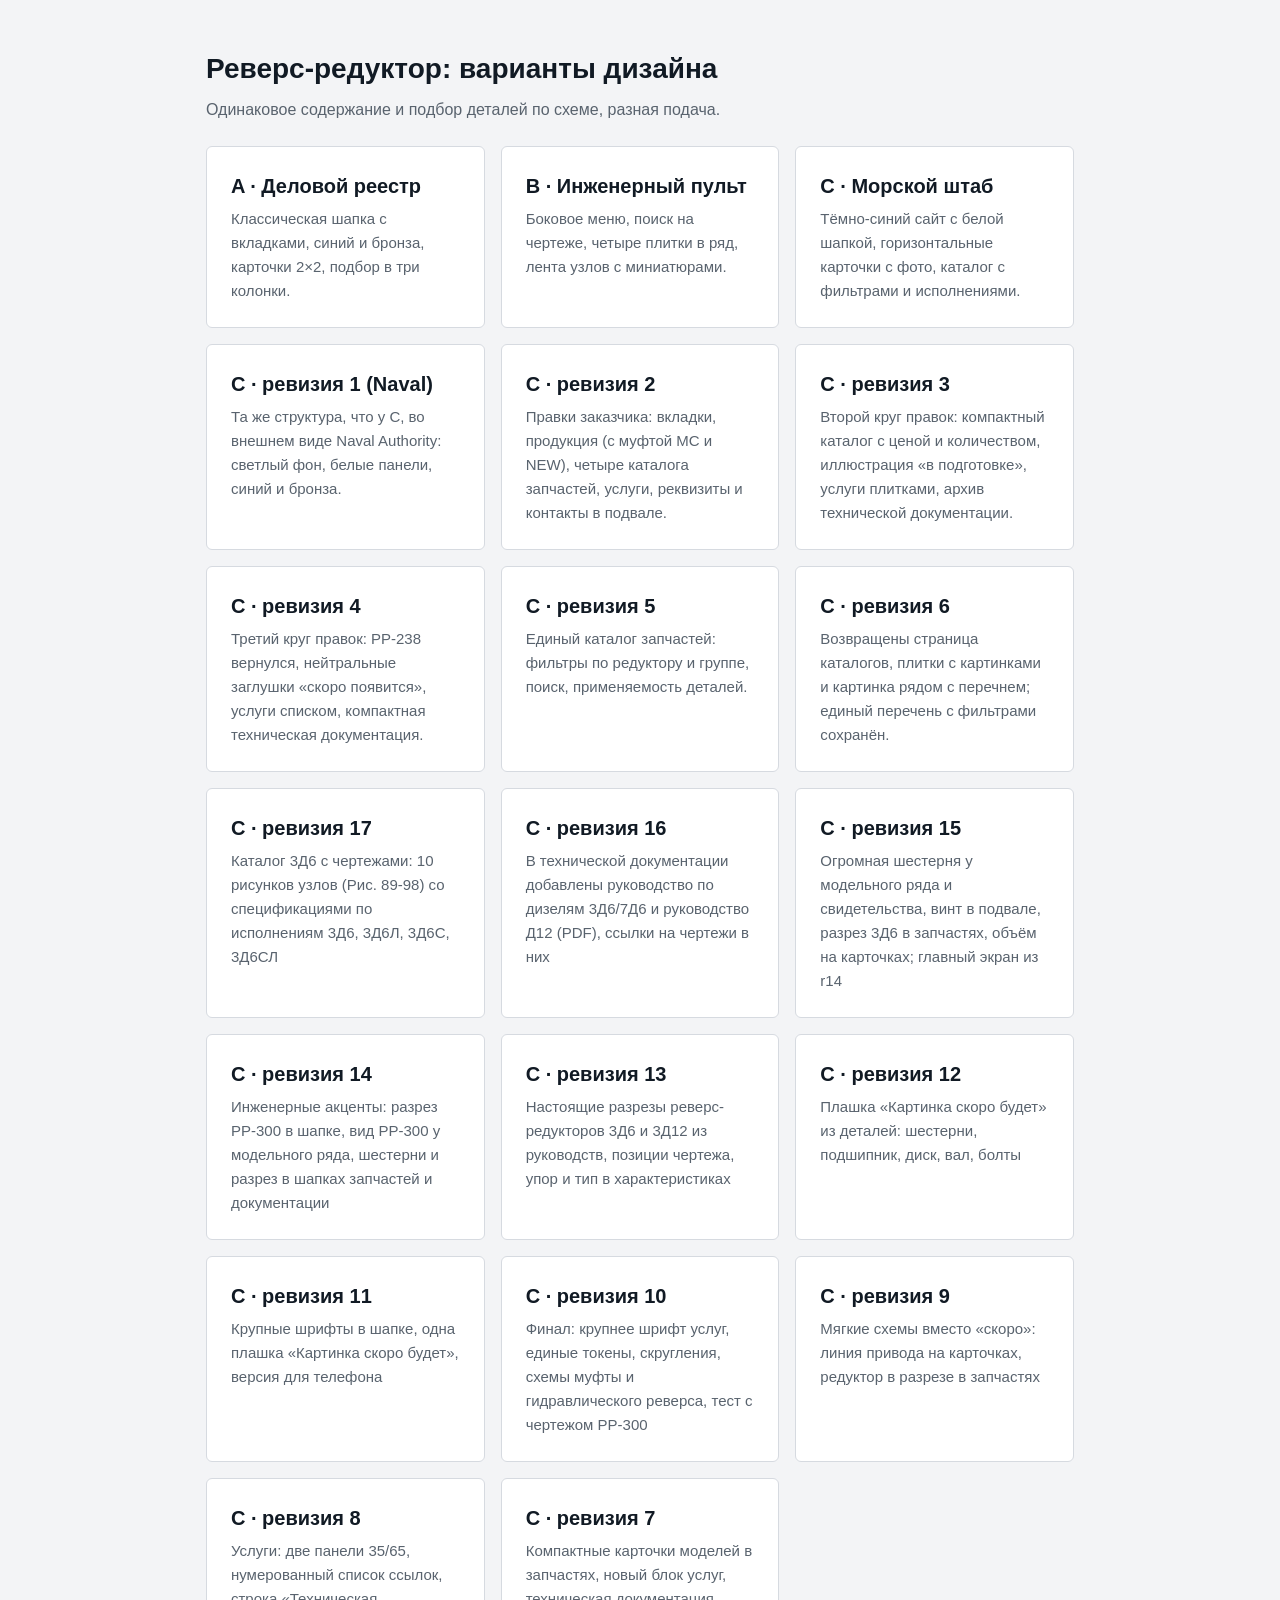
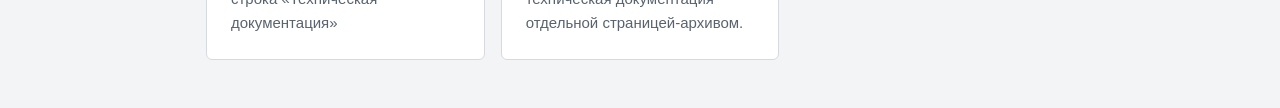
<file: index.html>
<!doctype html>
<html lang="ru">
<head>
<meta charset="utf-8">
<meta name="viewport" content="width=device-width, initial-scale=1">
<meta name="robots" content="noindex, nofollow">
<meta name="color-scheme" content="light dark">
<title>Реверс-редуктор · два варианта демо</title>
<style>
:root { --bg: #f3f4f6; --card: #fff; --text: #111a24; --muted: #59636e; --line: #d6dae0; }
@media (prefers-color-scheme: dark) { :root { --bg: #0e141b; --card: #16202a; --text: #e5e9ee; --muted: #9aa6b2; --line: #2a3744; } }
* { box-sizing: border-box; }
body { margin: 0; background: var(--bg); color: var(--text); font: 16px/1.5 -apple-system, "Segoe UI", Roboto, Arial, sans-serif; }
main { max-width: 900px; margin: 0 auto; padding: 48px 16px; }
h1 { font-size: 28px; margin: 0 0 8px; }
p { color: var(--muted); margin: 0 0 24px; }
.grid { display: grid; grid-template-columns: repeat(auto-fit, minmax(260px, 1fr)); gap: 16px; }
a { display: block; padding: 24px; background: var(--card); border: 1px solid var(--line); border-radius: 6px; color: inherit; text-decoration: none; }
a:hover { border-color: #1c4fd6; }
a b { display: block; font-size: 20px; margin-bottom: 6px; }
a span { color: var(--muted); font-size: 15px; }
</style>
</head>
<body>
<main>
  <h1>Реверс-редуктор: варианты дизайна</h1>
  <p>Одинаковое содержание и подбор деталей по схеме, разная подача.</p>
  <div class="grid">
    <a href="a/"><b>A · Деловой реестр</b><span>Классическая шапка с вкладками, синий и бронза, карточки 2×2, подбор в три колонки.</span></a>
    <a href="b/"><b>B · Инженерный пульт</b><span>Боковое меню, поиск на чертеже, четыре плитки в ряд, лента узлов с миниатюрами.</span></a>
    <a href="c/"><b>C · Морской штаб</b><span>Тёмно-синий сайт с белой шапкой, горизонтальные карточки с фото, каталог с фильтрами и исполнениями.</span></a>
    <a href="c-r1/"><b>C · ревизия 1 (Naval)</b><span>Та же структура, что у C, во внешнем виде Naval Authority: светлый фон, белые панели, синий и бронза.</span></a>
    <a href="c-r2/"><b>C · ревизия 2</b><span>Правки заказчика: вкладки, продукция (с муфтой МС и NEW), четыре каталога запчастей, услуги, реквизиты и контакты в подвале.</span></a>
    <a href="c-r3/"><b>C · ревизия 3</b><span>Второй круг правок: компактный каталог с ценой и количеством, иллюстрация «в подготовке», услуги плитками, архив технической документации.</span></a>
    <a href="c-r4/"><b>C · ревизия 4</b><span>Третий круг правок: РР-238 вернулся, нейтральные заглушки «скоро появится», услуги списком, компактная техническая документация.</span></a>
    <a href="c-r5/"><b>C · ревизия 5</b><span>Единый каталог запчастей: фильтры по редуктору и группе, поиск, применяемость деталей.</span></a>
    <a href="c-r6/"><b>C · ревизия 6</b><span>Возвращены страница каталогов, плитки с картинками и картинка рядом с перечнем; единый перечень с фильтрами сохранён.</span></a>
    <a href="c-r17/"><b>C · ревизия 17</b><span>Каталог 3Д6 с чертежами: 10 рисунков узлов (Рис. 89-98) со спецификациями по исполнениям 3Д6, 3Д6Л, 3Д6С, 3Д6СЛ</span></a>
    <a href="c-r16/"><b>C · ревизия 16</b><span>В технической документации добавлены руководство по дизелям 3Д6/7Д6 и руководство Д12 (PDF), ссылки на чертежи в них</span></a>
    <a href="c-r15/"><b>C · ревизия 15</b><span>Огромная шестерня у модельного ряда и свидетельства, винт в подвале, разрез 3Д6 в запчастях, объём на карточках; главный экран из r14</span></a>
    <a href="c-r14/"><b>C · ревизия 14</b><span>Инженерные акценты: разрез РР-300 в шапке, вид РР-300 у модельного ряда, шестерни и разрез в шапках запчастей и документации</span></a>
    <a href="c-r13/"><b>C · ревизия 13</b><span>Настоящие разрезы реверс-редукторов 3Д6 и 3Д12 из руководств, позиции чертежа, упор и тип в характеристиках</span></a>
    <a href="c-r12/"><b>C · ревизия 12</b><span>Плашка «Картинка скоро будет» из деталей: шестерни, подшипник, диск, вал, болты</span></a>
    <a href="c-r11/"><b>C · ревизия 11</b><span>Крупные шрифты в шапке, одна плашка «Картинка скоро будет», версия для телефона</span></a>
    <a href="c-r10/"><b>C · ревизия 10</b><span>Финал: крупнее шрифт услуг, единые токены, скругления, схемы муфты и гидравлического реверса, тест с чертежом РР-300</span></a>
    <a href="c-r9/"><b>C · ревизия 9</b><span>Мягкие схемы вместо «скоро»: линия привода на карточках, редуктор в разрезе в запчастях</span></a>
    <a href="c-r8/"><b>C · ревизия 8</b><span>Услуги: две панели 35/65, нумерованный список ссылок, строка «Техническая документация»</span></a>
    <a href="c-r7/"><b>C · ревизия 7</b><span>Компактные карточки моделей в запчастях, новый блок услуг, техническая документация отдельной страницей-архивом.</span></a>
  </div>
</main>
</body>
</html>
</file>
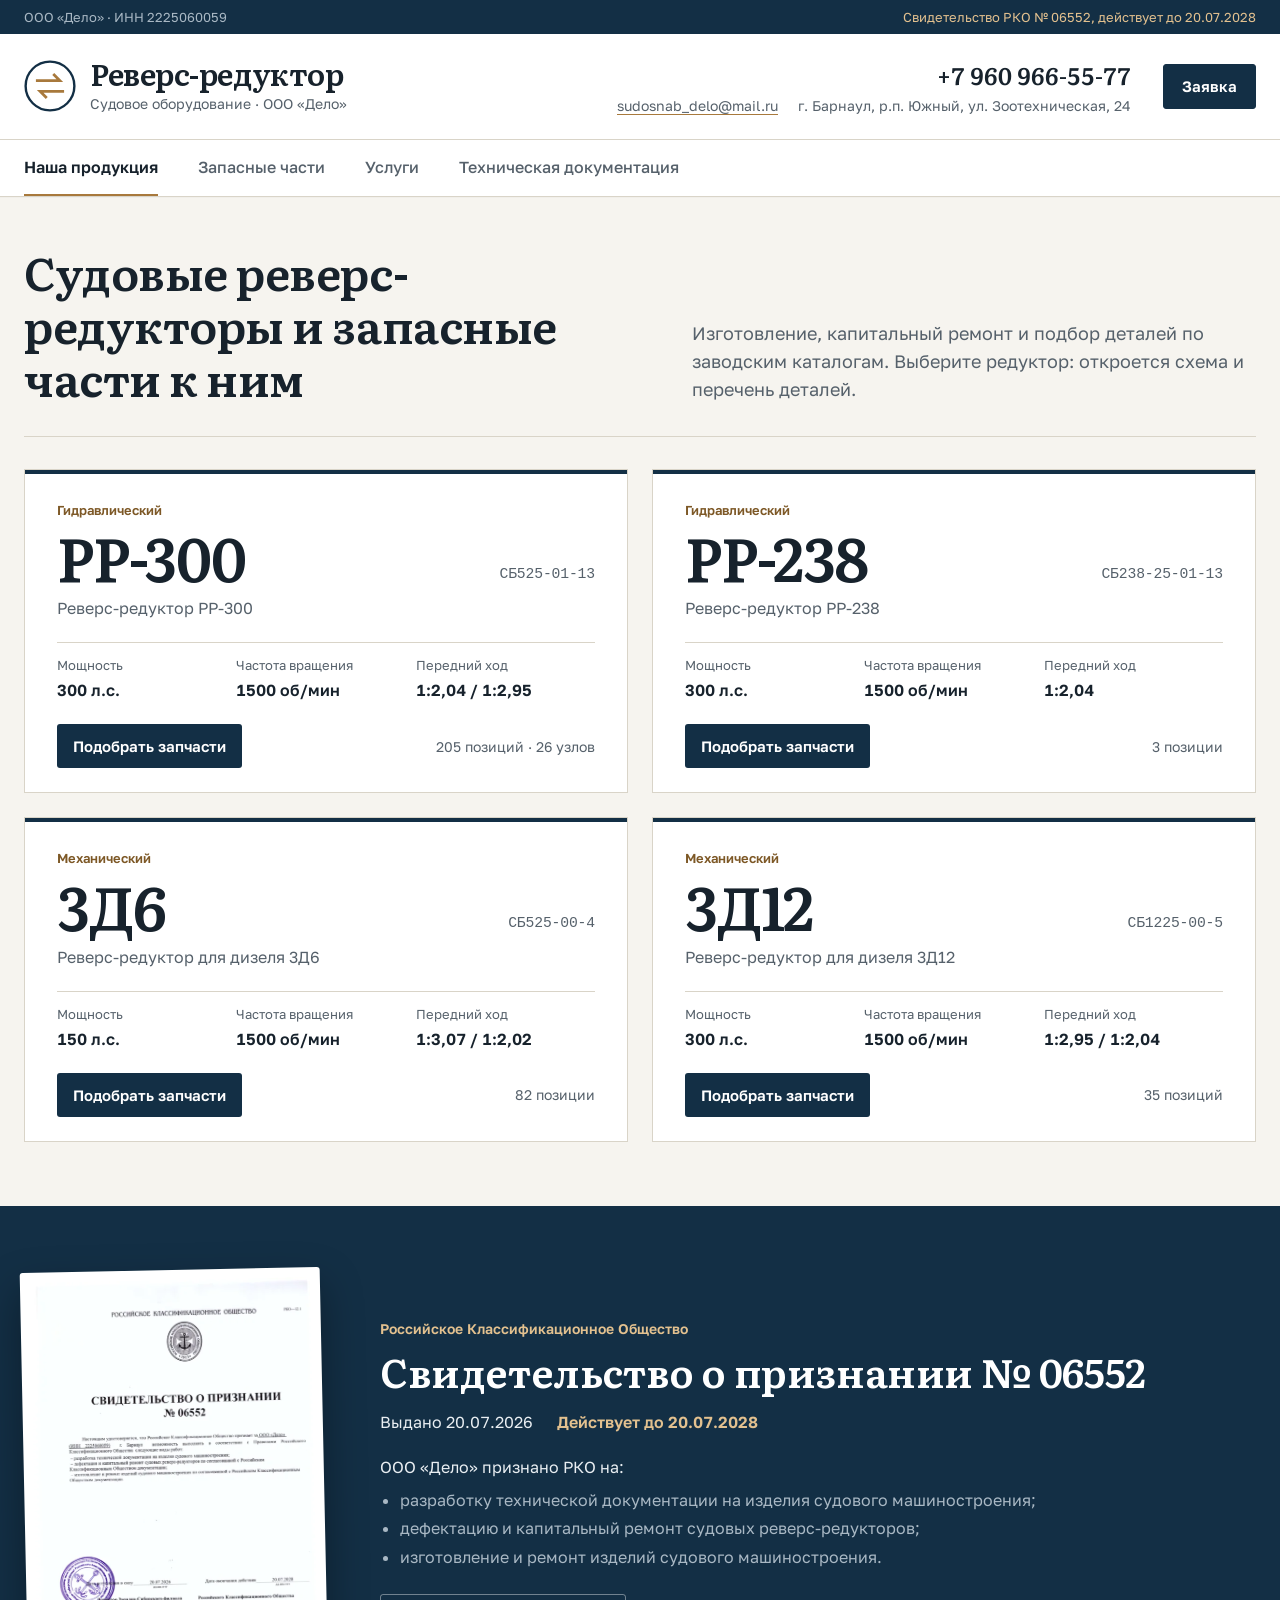
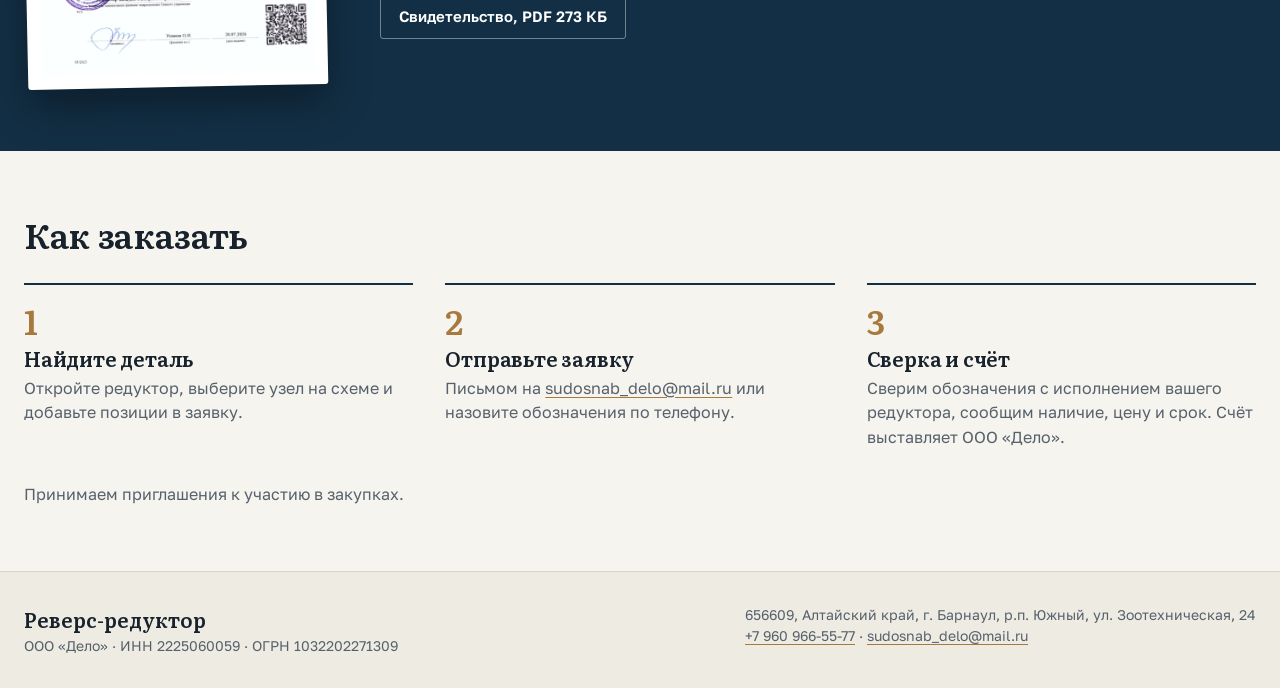
<file: a/index.html>
<!doctype html>
<html lang="ru">
<head>
<meta charset="utf-8">
<meta name="viewport" content="width=device-width, initial-scale=1">
<meta name="robots" content="noindex, nofollow">
<meta name="color-scheme" content="light dark">
<title>Реверс-редуктор · ООО «Дело» · судовые реверс-редукторы</title>
<meta name="description" content="Судовые реверс-редукторы РР-300, РР-238, для дизелей 3Д6 и 3Д12. Запасные части по заводским каталогам, ремонт. ООО «Дело», Барнаул.">
<link rel="preload" href="../shared/fonts/literata-400-700-cyrillic.woff2" as="font" type="font/woff2" crossorigin>
<link rel="stylesheet" href="../shared/fonts.css">
<link rel="stylesheet" href="style.css">
<link rel="icon" href="data:image/svg+xml,%3Csvg xmlns='http://www.w3.org/2000/svg' viewBox='0 0 32 32'%3E%3Crect width='32' height='32' rx='4' fill='%23132f45'/%3E%3Cpath d='M7 12h15l-4-4M25 20H10l4 4' stroke='%23c89b5e' stroke-width='2.4' fill='none'/%3E%3C/svg%3E">
</head>
<body>
<a class="skip" href="#main">К содержанию</a>

<div class="strip">
  <div class="wrap strip-in">
    <span>ООО «Дело» · ИНН 2225060059</span>
    <span class="strip-cert">Свидетельство РКО № 06552, действует до 20.07.2028</span>
  </div>
</div>

<header class="mast">
  <div class="wrap mast-in">
    <a class="brand" href="#produkciya" aria-label="Реверс-редуктор, на главную">
      <svg class="brand-mark" viewBox="0 0 48 48" aria-hidden="true"><circle cx="24" cy="24" r="22.5"/><path d="M11 19h22l-6-6M37 29H15l6 6"/></svg>
      <span class="brand-txt"><span class="brand-name">Реверс-редуктор</span><span class="brand-sub">Судовое оборудование · ООО «Дело»</span></span>
    </a>
    <div class="mast-contacts">
      <a class="mast-phone" href="tel:+79609665577">+7 960 966-55-77</a>
      <a class="mast-mail" href="mailto:sudosnab_delo@mail.ru">sudosnab_delo@mail.ru</a>
      <span class="mast-addr">г. Барнаул, р.п. Южный, ул. Зоотехническая, 24</span>
    </div>
    <button type="button" class="btn btn-cart" data-cart-open>Заявка <span class="count" data-cart-count hidden>0</span></button>
  </div>
</header>

<nav class="tabs" data-tabs aria-label="Разделы">
  <div class="wrap tabs-in">
    <a href="#produkciya" data-tab="produkciya">Наша продукция</a>
    <a href="#zapchasti" data-tab="zapchasti">Запасные части</a>
    <a href="#uslugi" data-tab="uslugi">Услуги</a>
    <a href="#dokumenty" data-tab="dokumenty">Техническая документация</a>
  </div>
</nav>

<main id="main">

  <section data-panel="produkciya" class="sec">
    <div class="wrap">
      <div class="intro">
        <h1>Судовые реверс-редукторы и&nbsp;запасные части к&nbsp;ним</h1>
        <p class="lead">Изготовление, капитальный ремонт и подбор деталей по заводским каталогам. Выберите редуктор: откроется схема и перечень деталей.</p>
      </div>
      <h2 class="sr">Редукторы</h2>
      <div class="cards" data-cards></div>
      <noscript><p class="lead">Для подбора деталей по схеме включите JavaScript или позвоните: +7 960 966-55-77.</p></noscript>
    </div>
  </section>

  <section data-panel="zapchasti" class="sec" hidden>
    <div class="wrap two">
      <div>
        <h1>Запасные части</h1>
        <p class="lead">Поиск по обозначению или названию во всех каталогах. Обозначение можно вводить с дефисами или без.</p>
        <label class="field" for="q">Обозначение или название</label>
        <input id="q" class="search" type="search" placeholder="Например, 525-542 или шестерня" autocomplete="off" data-search>
        <p class="results-n" data-results-n aria-live="polite"></p>
        <ul class="results" data-results></ul>
      </div>
      <aside class="side">
        <h2>Каталоги по схеме</h2>
        <ul class="catlist">
          <li><a href="#m/rr-300/ris-1">РР-300</a><span>26 узлов, чертежи и позиции</span></li>
          <li><a href="#m/3d6">Для дизеля 3Д6</a><span>схема групп, 82 позиции</span></li>
          <li><a href="#m/3d12">Для дизеля 3Д12</a><span>схема групп, 35 позиций</span></li>
          <li><a href="#m/rr-238">РР-238</a><span>3 позиции</span></li>
        </ul>
        <p class="note">Нет нужной детали в списке? Пришлите обозначение с таблички или из паспорта: подберём по исполнению.</p>
      </aside>
    </div>
  </section>

  <section data-panel="uslugi" class="sec" hidden>
    <div class="wrap">
      <h1>Услуги</h1>
      <ul class="svc">
        <li><h2>Ремонт судовых реверс-редукторов</h2><p>Дефектация и капитальный ремонт по документации, согласованной с Российским Классификационным Обществом.</p></li>
        <li><h2>Ремонт рулевых машин РГ-0,25</h2><p>Ремонт и замена изношенных деталей.</p></li>
        <li><h2>Изготовление деталей</h2><p>Изготовление и ремонт изделий судового машиностроения по согласованной с РКО документации.</p></li>
        <li><h2>Техническая документация</h2><p>Разработка технической документации на изделия судового машиностроения.</p></li>
        <li><h2>Техническая поддержка</h2><p>Подбор деталей по обозначению и исполнению редуктора, консультации по эксплуатации.</p></li>
      </ul>
      <p class="svc-cta">Обсудить ремонт: <a href="tel:+79609665577">+7 960 966-55-77</a>, <a href="mailto:sudosnab_delo@mail.ru">sudosnab_delo@mail.ru</a></p>
    </div>
  </section>

  <section data-panel="dokumenty" class="sec" hidden>
    <div class="wrap">
      <h1>Техническая документация</h1>
      <ul class="docs">
        <li><a href="../assets/svidetelstvo-rko-06552.pdf" target="_blank" rel="noopener">Свидетельство о признании РКО № 06552</a><span>ООО «Дело» · 20.07.2026–20.07.2028 · PDF, 273&nbsp;КБ</span></li>
        <li><a href="../assets/rr300-rukovodstvo.pdf" target="_blank" rel="noopener">Руководство по эксплуатации РР-300.РЭ</a><span>Реверс-редуктор РР-300 · 24&nbsp;с. · PDF, 3,6&nbsp;МБ</span></li>
        <li><a href="#m/rr-300/ris-1">Каталог деталей РР-300</a><span>26 сборочных узлов с чертежами и перечнями позиций, на сайте</span></li>
      </ul>
      <h2 class="h2-gap">Реквизиты</h2>
      <table class="req">
        <tbody>
          <tr><th scope="row">Наименование</th><td>Общество с ограниченной ответственностью «Дело»</td></tr>
          <tr><th scope="row">ИНН / КПП</th><td class="nums">2225060059 / 222501001</td></tr>
          <tr><th scope="row">ОГРН</th><td class="nums">1032202271309</td></tr>
          <tr><th scope="row">Адрес</th><td>656609, Алтайский край, г. Барнаул, р.п. Южный, ул. Зоотехническая, 24</td></tr>
          <tr><th scope="row">Банк</th><td>Банк ГПБ (АО), г. Москва, БИК 044525823</td></tr>
          <tr><th scope="row">Р/с</th><td class="nums">40702810200000030619</td></tr>
          <tr><th scope="row">К/с</th><td class="nums">30101810200000000823</td></tr>
        </tbody>
      </table>
    </div>
  </section>

  <section data-panel="model" class="sec sec-model" hidden>
    <div class="wrap" data-picker></div>
  </section>

  <section data-panel="home" class="cert">
    <div class="wrap cert-in">
      <a class="cert-img" href="../assets/rko-06552-1200.webp" target="_blank" rel="noopener" aria-label="Открыть свидетельство РКО № 06552 в полном размере">
        <img src="../assets/rko-06552-600.webp" width="600" height="851" alt="Свидетельство о признании РКО № 06552, выдано ООО «Дело»" loading="lazy">
      </a>
      <div class="cert-txt">
        <p class="cert-kicker">Российское Классификационное Общество</p>
        <h2>Свидетельство о признании № 06552</h2>
        <p class="cert-dates"><span>Выдано 20.07.2026</span><span>Действует до 20.07.2028</span></p>
        <p>ООО «Дело» признано РКО на:</p>
        <ul>
          <li>разработку технической документации на изделия судового машиностроения;</li>
          <li>дефектацию и капитальный ремонт судовых реверс-редукторов;</li>
          <li>изготовление и ремонт изделий судового машиностроения.</li>
        </ul>
        <a class="btn btn-ghost" href="../assets/svidetelstvo-rko-06552.pdf" target="_blank" rel="noopener">Свидетельство, PDF 273&nbsp;КБ</a>
      </div>
    </div>
  </section>

  <section data-panel="home" class="order">
    <div class="wrap">
      <h2>Как заказать</h2>
      <ol class="steps">
        <li><h3>Найдите деталь</h3><p>Откройте редуктор, выберите узел на схеме и добавьте позиции в заявку.</p></li>
        <li><h3>Отправьте заявку</h3><p>Письмом на <a href="mailto:sudosnab_delo@mail.ru">sudosnab_delo@mail.ru</a> или назовите обозначения по телефону.</p></li>
        <li><h3>Сверка и счёт</h3><p>Сверим обозначения с исполнением вашего редуктора, сообщим наличие, цену и срок. Счёт выставляет ООО «Дело».</p></li>
      </ol>
      <p class="order-note">Принимаем приглашения к участию в закупках.</p>
    </div>
  </section>
</main>

<footer class="foot">
  <div class="wrap foot-in">
    <div><p class="foot-brand">Реверс-редуктор</p><p>ООО «Дело» · ИНН 2225060059 · ОГРН 1032202271309</p></div>
    <div><p>656609, Алтайский край, г. Барнаул, р.п. Южный, ул. Зоотехническая, 24</p><p><a href="tel:+79609665577">+7 960 966-55-77</a> · <a href="mailto:sudosnab_delo@mail.ru">sudosnab_delo@mail.ru</a></p></div>
  </div>
</footer>

<dialog id="cart" aria-labelledby="cart-h">
  <div class="cart-in">
    <header class="cart-head"><h2 id="cart-h">Заявка</h2><button type="button" class="cart-close" data-cart-close aria-label="Закрыть">×</button></header>
    <p id="cart-empty" class="cart-empty">Заявка пуста. Добавьте детали кнопкой «+» в перечне или напишите обозначения в письме.</p>
    <ol id="cart-items" class="cart-items"></ol>
    <div class="cart-actions">
      <button type="button" class="btn" data-cart-mail data-need-items>Написать письмо с заявкой</button>
      <button type="button" class="btn btn-ghost" data-cart-copy data-need-items>Скопировать список</button>
      <button type="button" class="linkish" data-cart-clear data-need-items>Очистить</button>
    </div>
    <p class="cart-note">Письмо откроется в вашей почтовой программе. Или позвоните: <a href="tel:+79609665577">+7 960 966-55-77</a>.</p>
  </div>
</dialog>
<div id="toast" class="toast" role="status" aria-live="polite"></div>

<script src="../shared/data.js"></script>
<script src="../shared/schema.js"></script>
<script src="../shared/app.js"></script>
</body>
</html>
</file>
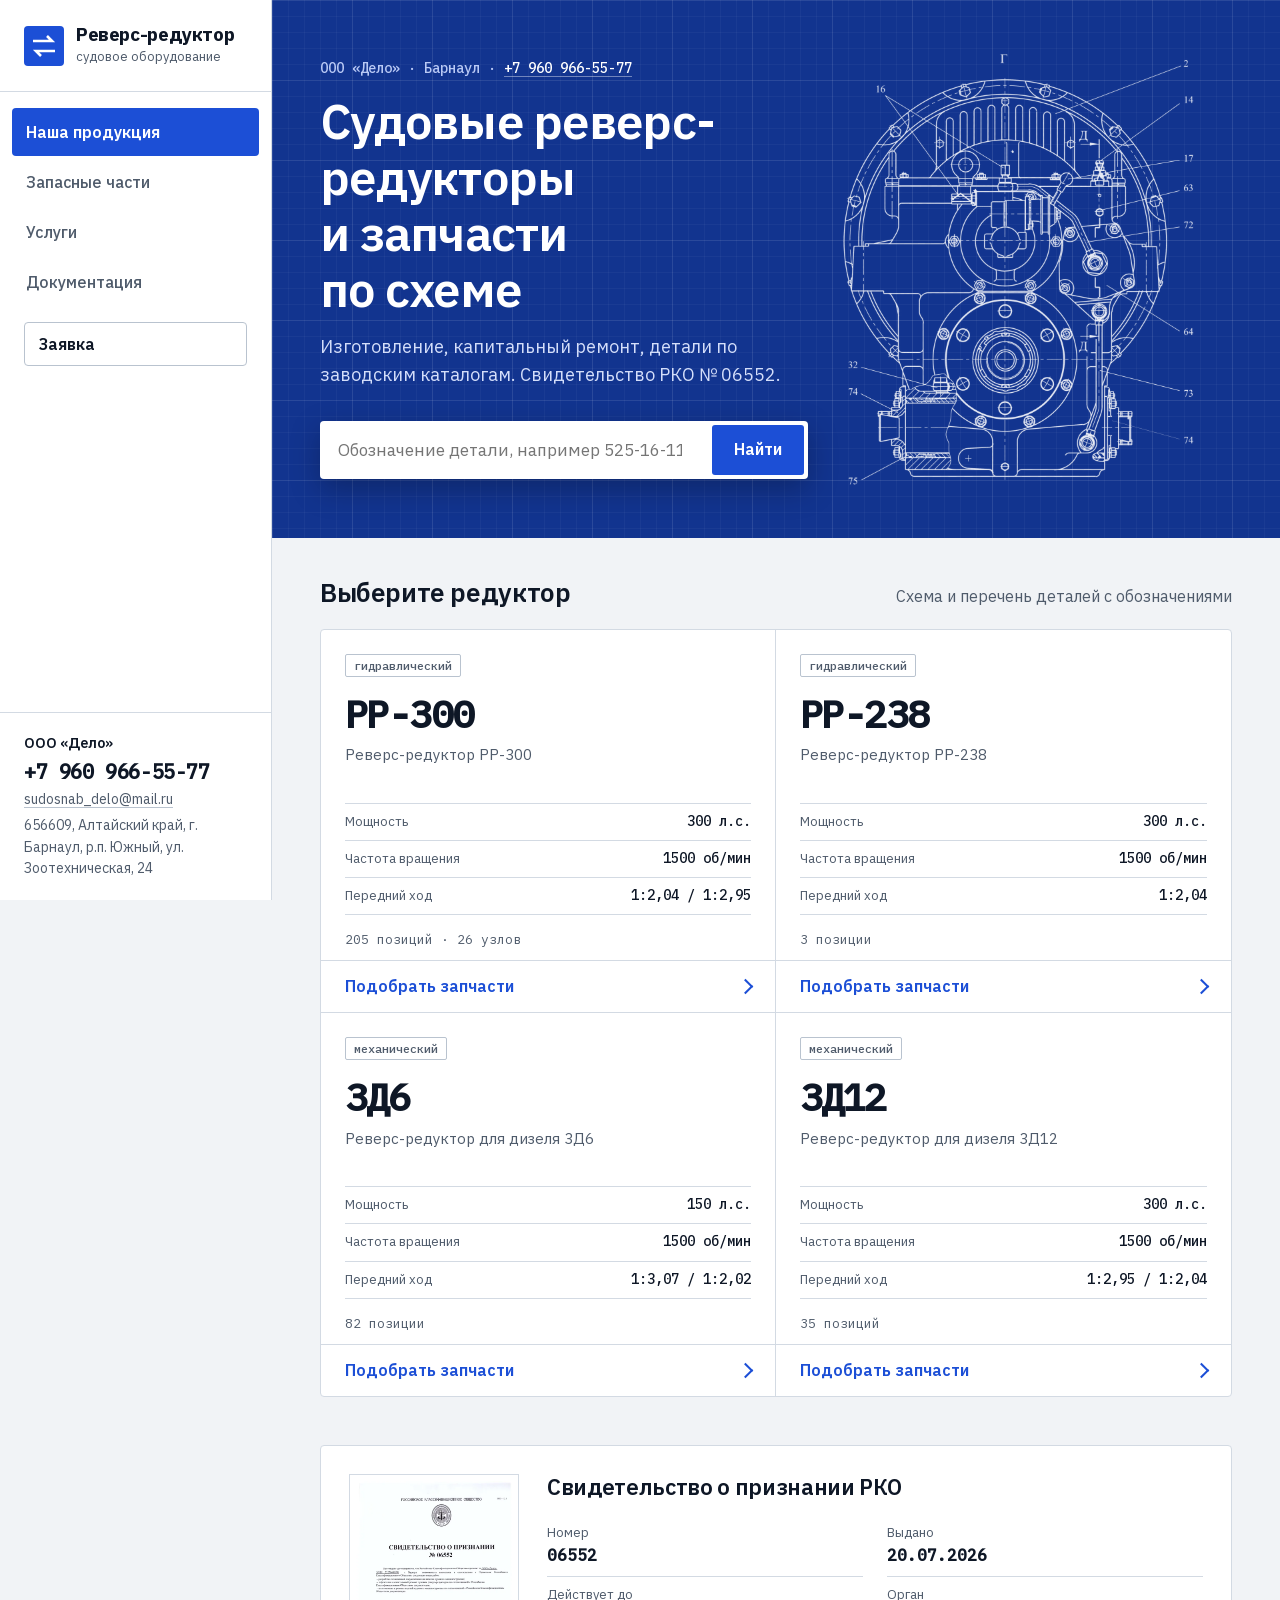
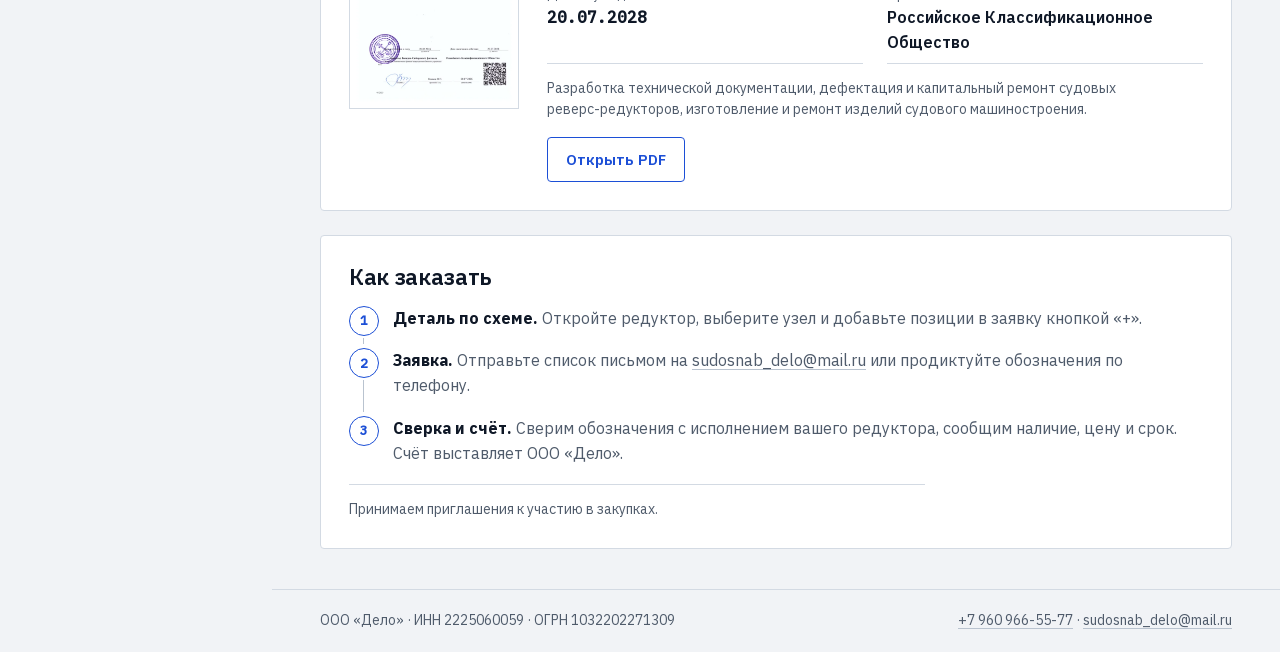
<file: b/index.html>
<!doctype html>
<html lang="ru">
<head>
<meta charset="utf-8">
<meta name="viewport" content="width=device-width, initial-scale=1">
<meta name="robots" content="noindex, nofollow">
<meta name="color-scheme" content="light dark">
<title>Реверс-редуктор · ООО «Дело» · судовые реверс-редукторы</title>
<meta name="description" content="Судовые реверс-редукторы РР-300, РР-238, для дизелей 3Д6 и 3Д12. Подбор запасных частей по схеме, ремонт. ООО «Дело», Барнаул.">
<link rel="preload" href="../shared/fonts/ibmplexsans-400-700-cyrillic.woff2" as="font" type="font/woff2" crossorigin>
<link rel="stylesheet" href="../shared/fonts.css">
<link rel="stylesheet" href="style.css">
<link rel="icon" href="data:image/svg+xml,%3Csvg xmlns='http://www.w3.org/2000/svg' viewBox='0 0 32 32'%3E%3Crect width='32' height='32' rx='3' fill='%231c4fd6'/%3E%3Cpath d='M7 12h15l-4-4M25 20H10l4 4' stroke='%23fff' stroke-width='2.4' fill='none'/%3E%3C/svg%3E">
</head>
<body>
<a class="skip" href="#main">К содержанию</a>

<aside class="rail">
  <a class="brand" href="#produkciya" aria-label="Реверс-редуктор, на главную">
    <svg class="brand-mark" viewBox="0 0 40 40" aria-hidden="true"><rect width="40" height="40" rx="4"/><path d="M9 15h19l-5-5M31 25H12l5 5"/></svg>
    <span class="brand-txt"><span class="brand-name">Реверс-редуктор</span><span class="brand-sub">судовое оборудование</span></span>
  </a>
  <nav class="tabs" data-tabs aria-label="Разделы">
    <a href="#produkciya" data-tab="produkciya">Наша продукция</a>
    <a href="#zapchasti" data-tab="zapchasti">Запасные части</a>
    <a href="#uslugi" data-tab="uslugi">Услуги</a>
    <a href="#dokumenty" data-tab="dokumenty">Документация</a>
  </nav>
  <button type="button" class="rail-cart" data-cart-open>Заявка <span class="count" data-cart-count hidden>0</span></button>
  <div class="rail-contacts">
    <p class="rail-op">ООО «Дело»</p>
    <a class="rail-phone" href="tel:+79609665577">+7 960 966-55-77</a>
    <a href="mailto:sudosnab_delo@mail.ru">sudosnab_delo@mail.ru</a>
    <p>656609, Алтайский край, г. Барнаул, р.п. Южный, ул. Зоотехническая, 24</p>
  </div>
</aside>

<main id="main" class="main">

  <section data-panel="produkciya">
    <div class="console">
      <div class="console-txt">
        <p class="console-op">ООО «Дело» · Барнаул · <a href="tel:+79609665577">+7 960 966-55-77</a></p>
        <h1>Судовые реверс-редукторы и&nbsp;запчасти по&nbsp;схеме</h1>
        <p class="console-lead">Изготовление, капитальный ремонт, детали по заводским каталогам. Свидетельство РКО № 06552.</p>
        <form class="console-search" data-go role="search">
          <label class="sr" for="hq">Поиск детали по обозначению или названию</label>
          <input id="hq" type="search" placeholder="Обозначение детали, например 525-16-110" autocomplete="off">
          <button type="submit">Найти</button>
        </form>
      </div>
      <img class="console-draw" src="../assets/rr300-front-1200.webp" width="1200" height="1328" alt="" fetchpriority="high">
    </div>

    <div class="pad">
      <div class="row-head"><h2>Выберите редуктор</h2><p>Схема и перечень деталей с обозначениями</p></div>
      <div class="cards" data-cards></div>
      <noscript><p>Для подбора деталей по схеме включите JavaScript или позвоните: +7 960 966-55-77.</p></noscript>
    </div>
  </section>

  <section data-panel="zapchasti" class="pad" hidden>
    <h1>Запасные части</h1>
    <p class="lead">Поиск по всем каталогам: РР-300, РР-238, 3Д6, 3Д12. Дефисы и пробелы в обозначении можно не вводить.</p>
    <label class="field" for="q">Обозначение или название</label>
    <input id="q" class="search" type="search" placeholder="Например, 525-542 или подшипник" autocomplete="off" data-search>
    <p class="results-n" data-results-n aria-live="polite"></p>
    <ul class="results" data-results></ul>
    <div class="catgrid">
      <a href="#m/rr-300/ris-1"><b>РР-300</b><span>26 узлов с чертежами</span></a>
      <a href="#m/3d6"><b>3Д6</b><span>82 позиции по группам</span></a>
      <a href="#m/3d12"><b>3Д12</b><span>35 позиций по группам</span></a>
      <a href="#m/rr-238"><b>РР-238</b><span>3 позиции</span></a>
    </div>
  </section>

  <section data-panel="uslugi" class="pad" hidden>
    <h1>Услуги</h1>
    <table class="svc">
      <tbody>
        <tr><th scope="row">Ремонт судовых реверс-редукторов</th><td>Дефектация и капитальный ремонт по документации, согласованной с Российским Классификационным Обществом.</td></tr>
        <tr><th scope="row">Ремонт рулевых машин РГ-0,25</th><td>Ремонт и замена изношенных деталей.</td></tr>
        <tr><th scope="row">Изготовление деталей</th><td>Изготовление и ремонт изделий судового машиностроения по согласованной с РКО документации.</td></tr>
        <tr><th scope="row">Техническая документация</th><td>Разработка технической документации на изделия судового машиностроения.</td></tr>
        <tr><th scope="row">Техническая поддержка</th><td>Подбор деталей по обозначению и исполнению редуктора, консультации по эксплуатации.</td></tr>
      </tbody>
    </table>
    <p class="svc-cta"><a class="btn" href="tel:+79609665577">Позвонить: +7 960 966-55-77</a><a class="btn btn-ghost" href="mailto:sudosnab_delo@mail.ru">Написать на e-mail</a></p>
  </section>

  <section data-panel="dokumenty" class="pad" hidden>
    <h1>Техническая документация</h1>
    <div class="docgrid">
      <a href="../assets/svidetelstvo-rko-06552.pdf" target="_blank" rel="noopener"><span class="doc-type">PDF · 273&nbsp;КБ</span><b>Свидетельство о признании РКО № 06552</b><span>ООО «Дело», 20.07.2026–20.07.2028</span></a>
      <a href="../assets/rr300-rukovodstvo.pdf" target="_blank" rel="noopener"><span class="doc-type">PDF · 3,6&nbsp;МБ · 24&nbsp;с.</span><b>Руководство по эксплуатации РР-300.РЭ</b><span>Реверс-редуктор РР-300</span></a>
      <a href="#m/rr-300/ris-1"><span class="doc-type">На сайте · 26 узлов</span><b>Каталог деталей РР-300</b><span>Чертежи узлов и перечни позиций</span></a>
    </div>
    <h2 class="h2-gap">Реквизиты ООО «Дело»</h2>
    <dl class="req">
      <div><dt>Наименование</dt><dd>Общество с ограниченной ответственностью «Дело»</dd></div>
      <div><dt>ИНН / КПП</dt><dd class="nums">2225060059 / 222501001</dd></div>
      <div><dt>ОГРН</dt><dd class="nums">1032202271309</dd></div>
      <div><dt>Адрес</dt><dd>656609, Алтайский край, г. Барнаул, р.п. Южный, ул. Зоотехническая, 24</dd></div>
      <div><dt>Банк</dt><dd>Банк ГПБ (АО), г. Москва, БИК 044525823</dd></div>
      <div><dt>Р/с</dt><dd class="nums">40702810200000030619</dd></div>
      <div><dt>К/с</dt><dd class="nums">30101810200000000823</dd></div>
    </dl>
  </section>

  <section data-panel="model" class="pad pad-model" hidden>
    <div data-picker></div>
  </section>

  <section data-panel="home" class="pad trust">
    <div class="cert">
      <a class="cert-img" href="../assets/rko-06552-1200.webp" target="_blank" rel="noopener" aria-label="Открыть свидетельство РКО № 06552 в полном размере">
        <img src="../assets/rko-06552-600.webp" width="600" height="851" alt="Свидетельство о признании РКО № 06552, выдано ООО «Дело»" loading="lazy">
      </a>
      <div>
        <h2>Свидетельство о признании РКО</h2>
        <dl class="cert-kv">
          <div><dt>Номер</dt><dd class="nums">06552</dd></div>
          <div><dt>Выдано</dt><dd class="nums">20.07.2026</dd></div>
          <div><dt>Действует до</dt><dd class="nums">20.07.2028</dd></div>
          <div><dt>Орган</dt><dd>Российское Классификационное Общество</dd></div>
        </dl>
        <p class="cert-scope">Разработка технической документации, дефектация и капитальный ремонт судовых реверс-редукторов, изготовление и ремонт изделий судового машиностроения.</p>
        <a class="btn btn-ghost" href="../assets/svidetelstvo-rko-06552.pdf" target="_blank" rel="noopener">Открыть PDF</a>
      </div>
    </div>
    <div class="order">
      <h2>Как заказать</h2>
      <ol class="steps">
        <li><b>Деталь по схеме.</b> Откройте редуктор, выберите узел и добавьте позиции в заявку кнопкой «+».</li>
        <li><b>Заявка.</b> Отправьте список письмом на <a href="mailto:sudosnab_delo@mail.ru">sudosnab_delo@mail.ru</a> или продиктуйте обозначения по телефону.</li>
        <li><b>Сверка и счёт.</b> Сверим обозначения с исполнением вашего редуктора, сообщим наличие, цену и срок. Счёт выставляет ООО «Дело».</li>
      </ol>
      <p class="order-note">Принимаем приглашения к участию в закупках.</p>
    </div>
  </section>

  <footer class="foot">
    <p>ООО «Дело» · ИНН 2225060059 · ОГРН 1032202271309</p>
    <p><a href="tel:+79609665577">+7 960 966-55-77</a> · <a href="mailto:sudosnab_delo@mail.ru">sudosnab_delo@mail.ru</a></p>
  </footer>
</main>

<dialog id="cart" aria-labelledby="cart-h">
  <div class="cart-in">
    <header class="cart-head"><h2 id="cart-h">Заявка</h2><button type="button" class="cart-close" data-cart-close aria-label="Закрыть">×</button></header>
    <p id="cart-empty" class="cart-empty">Заявка пуста. Добавьте детали кнопкой «+» в перечне или напишите обозначения в письме.</p>
    <ol id="cart-items" class="cart-items"></ol>
    <div class="cart-actions">
      <button type="button" class="btn" data-cart-mail data-need-items>Написать письмо с заявкой</button>
      <button type="button" class="btn btn-ghost" data-cart-copy data-need-items>Скопировать список</button>
      <button type="button" class="linkish" data-cart-clear data-need-items>Очистить</button>
    </div>
    <p class="cart-note">Письмо откроется в вашей почтовой программе. Или позвоните: <a href="tel:+79609665577">+7 960 966-55-77</a>.</p>
  </div>
</dialog>
<div id="toast" class="toast" role="status" aria-live="polite"></div>

<script src="../shared/data.js"></script>
<script src="../shared/schema.js"></script>
<script src="../shared/app.js"></script>
</body>
</html>
</file>
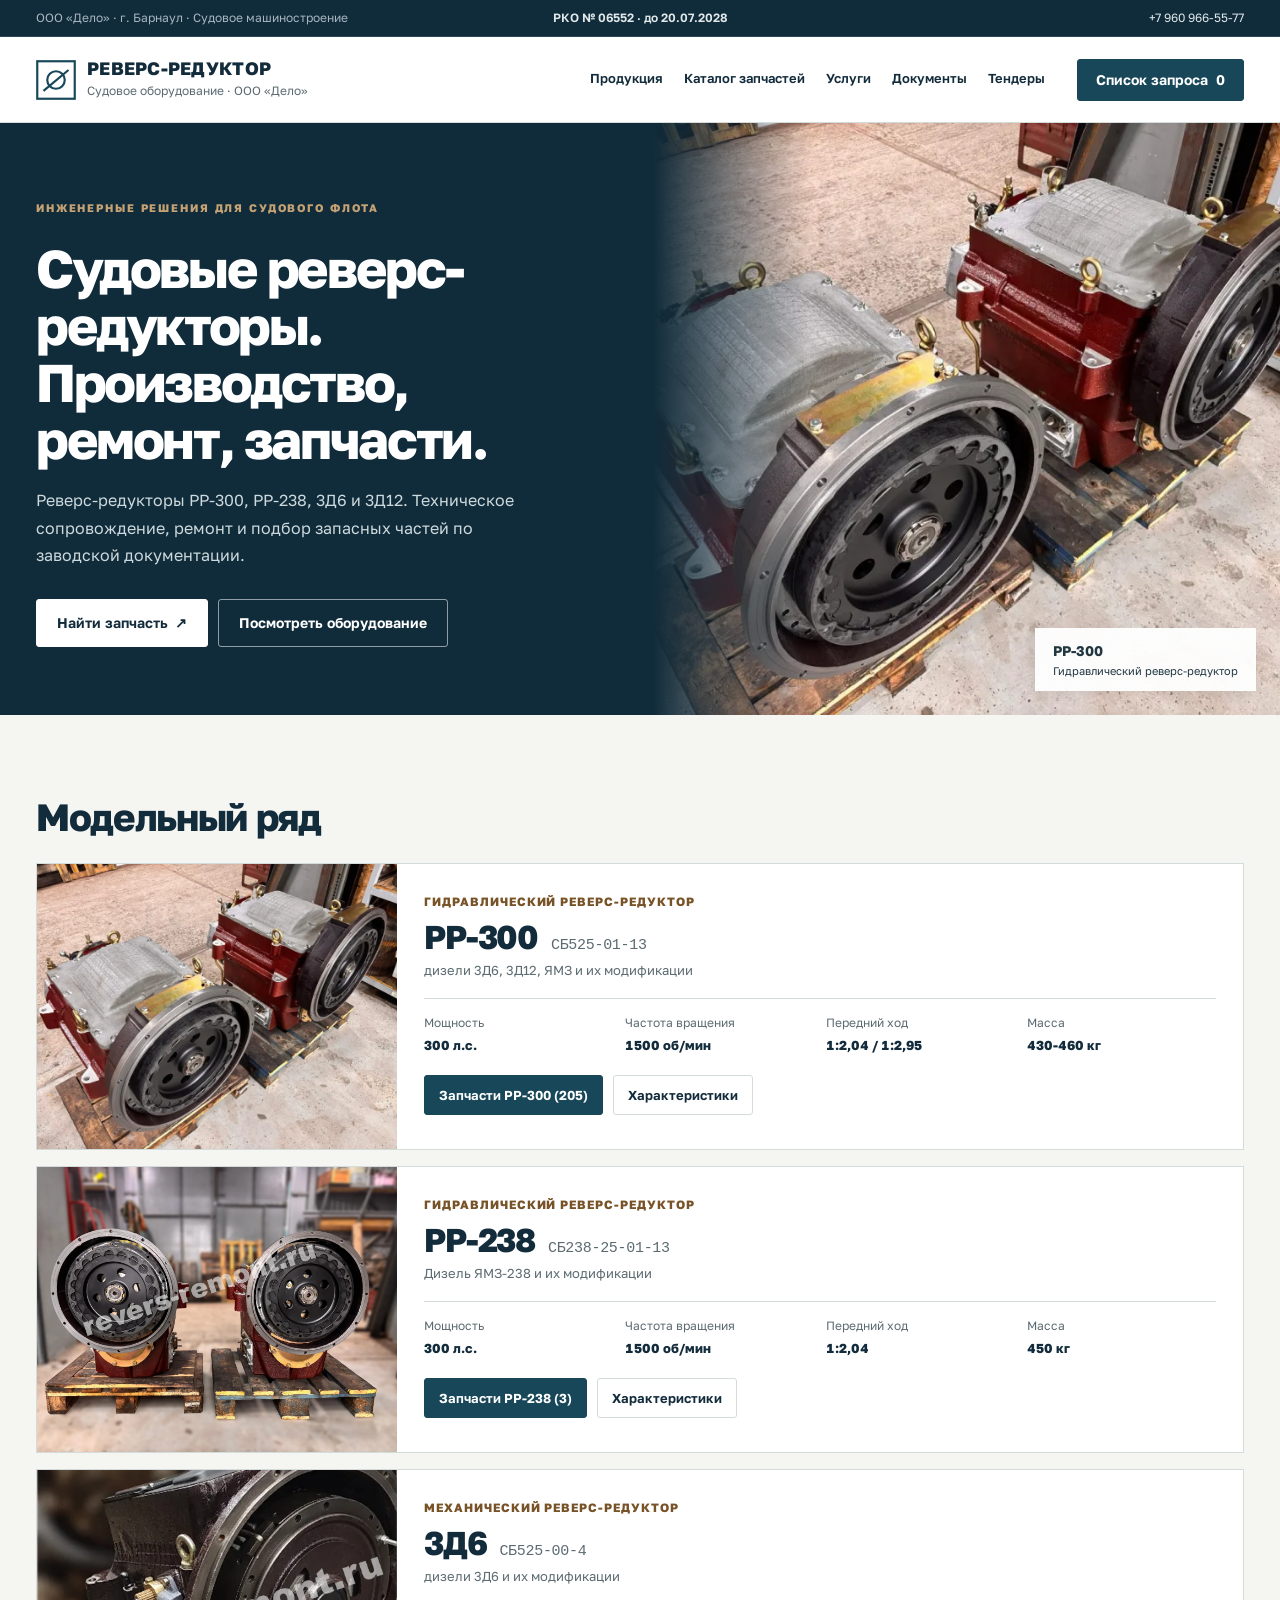
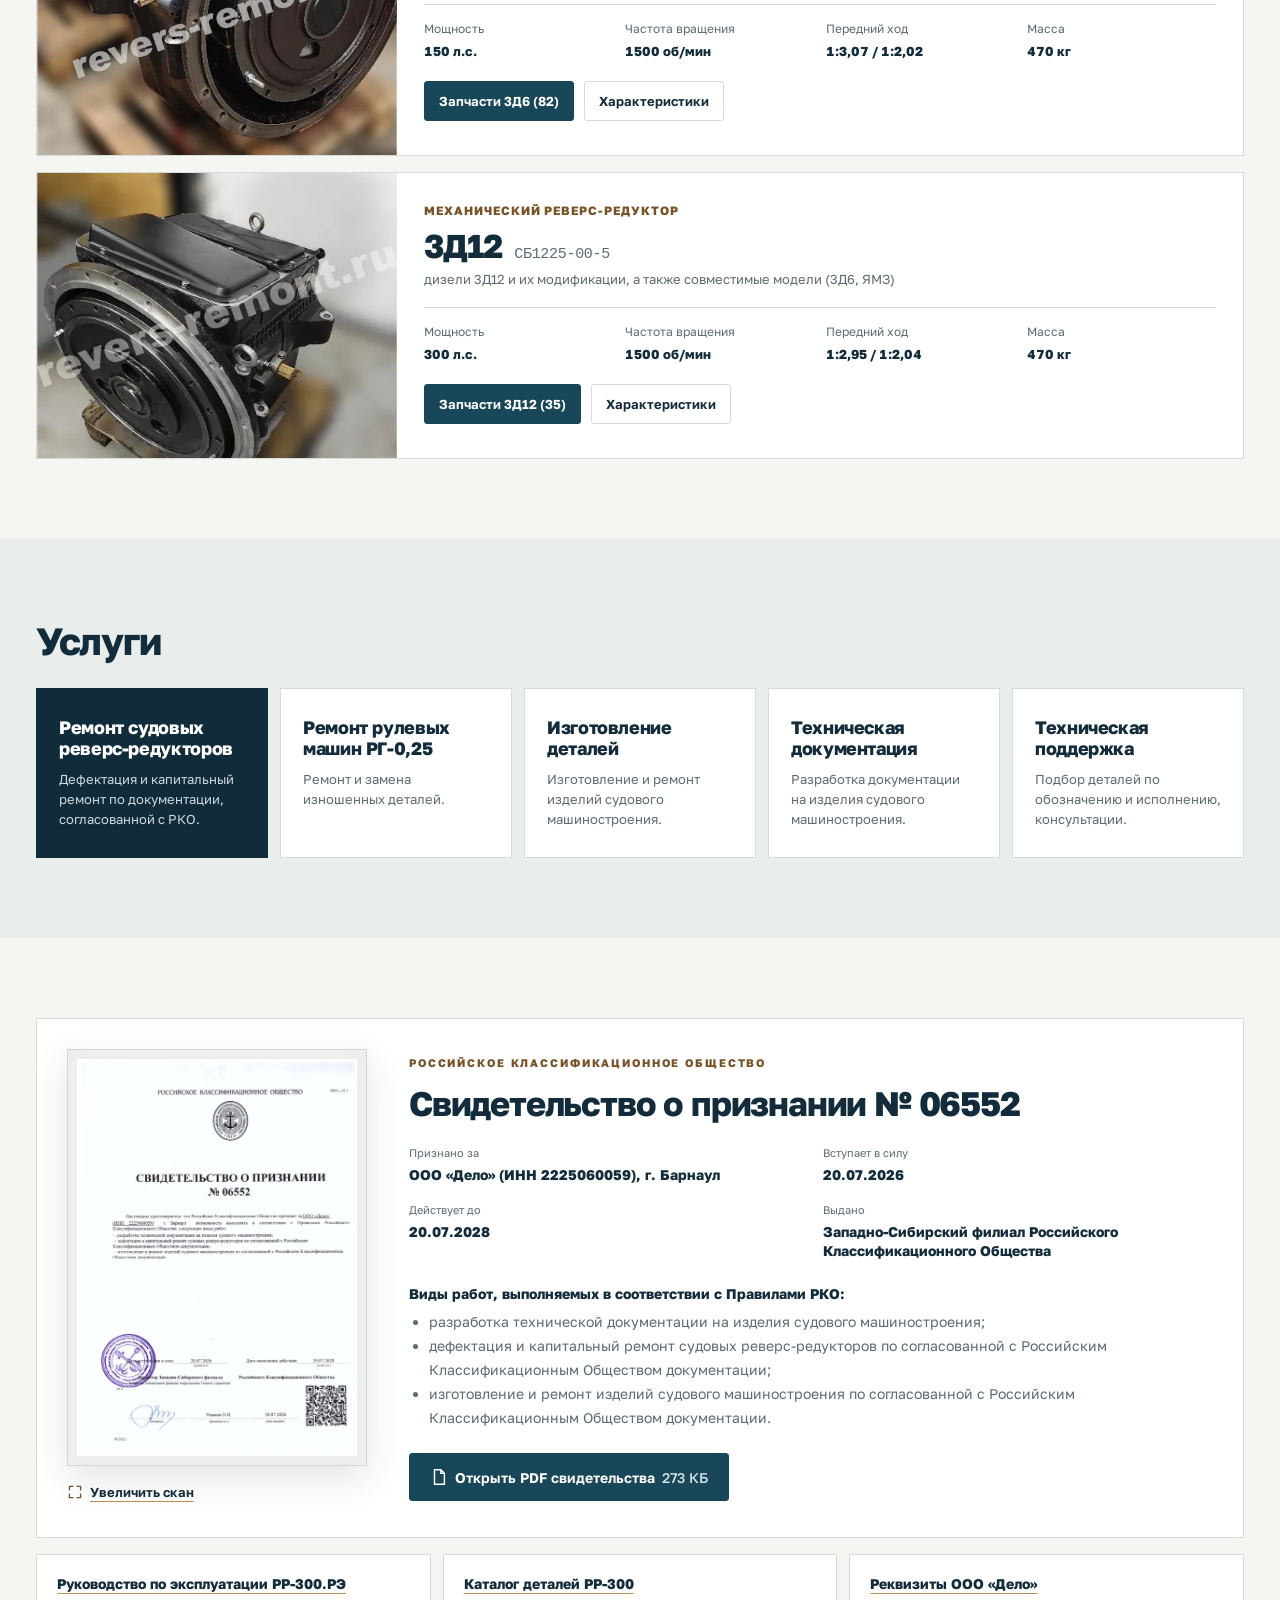
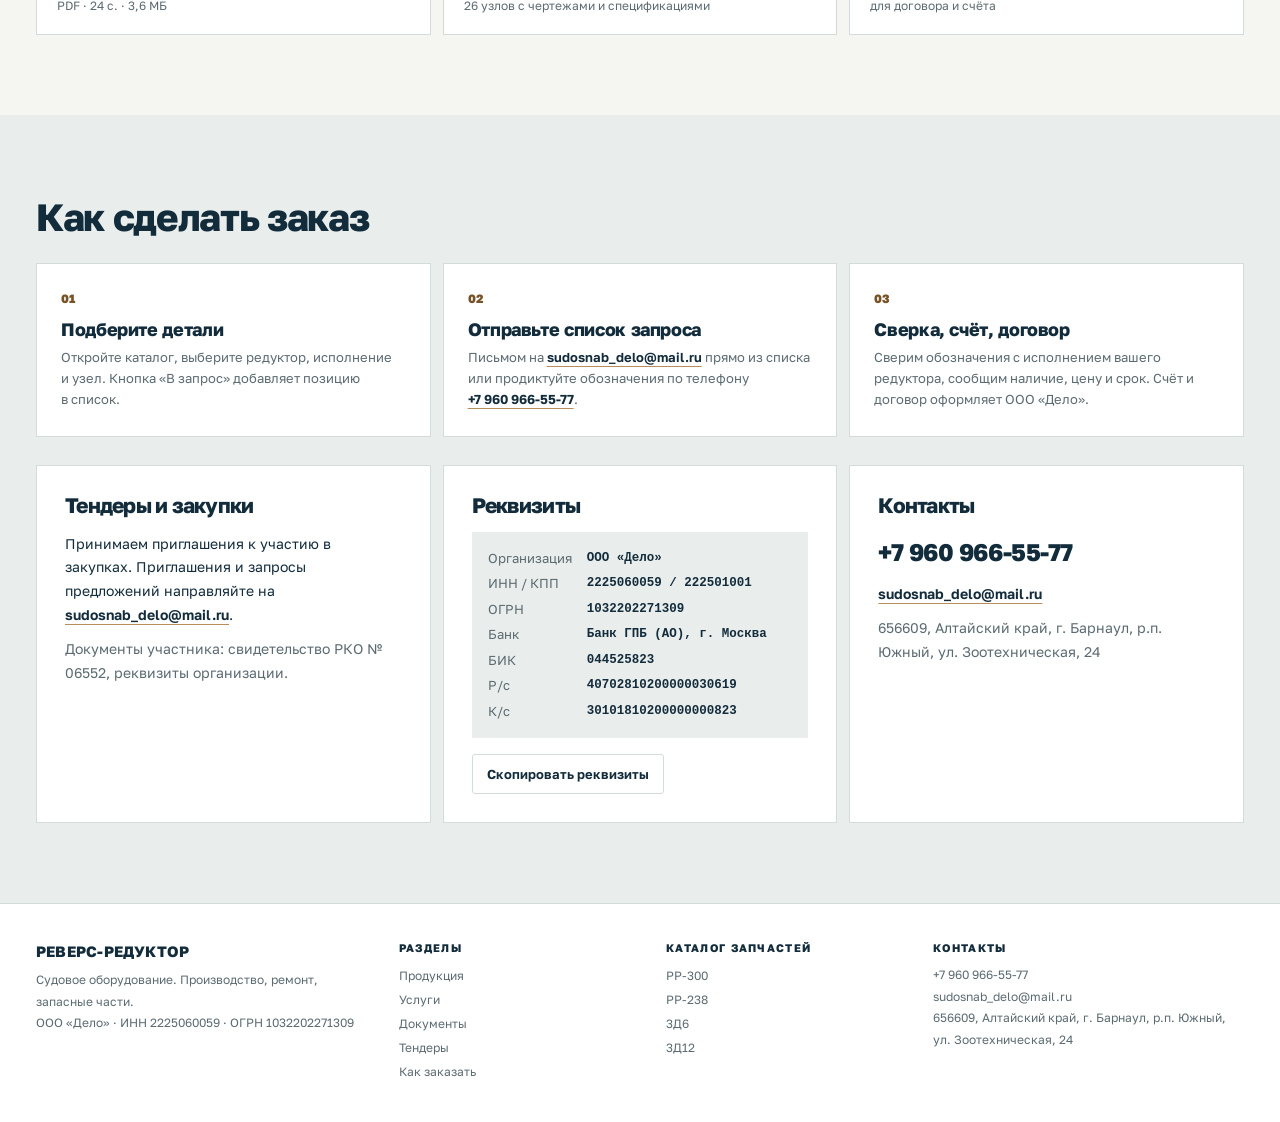
<file: c-r1/index.html>
<!doctype html>
<html lang="ru">
<head>
<meta charset="utf-8">
<meta name="viewport" content="width=device-width, initial-scale=1">
<meta name="robots" content="noindex, nofollow">
<meta name="color-scheme" content="light">
<title>Реверс-редуктор · ООО «Дело» · судовые реверс-редукторы</title>
<meta name="description" content="Судовые реверс-редукторы РР-300, РР-238, 3Д6 и 3Д12: производство, ремонт, запасные части по заводским каталогам. ООО «Дело», Барнаул.">
<link rel="preload" href="../shared/fonts/golos-text-cyrillic-wght-normal.woff2" as="font" type="font/woff2" crossorigin>
<link rel="stylesheet" href="../shared/fonts.css">
<link rel="stylesheet" href="style.css">
<link rel="icon" href="data:image/svg+xml,%3Csvg xmlns='http://www.w3.org/2000/svg' viewBox='0 0 32 32'%3E%3Crect x='1.5' y='1.5' width='29' height='29' fill='%23fff' stroke='%23172a3a' stroke-width='3'/%3E%3Ccircle cx='16' cy='16' r='7.5' fill='none' stroke='%23172a3a' stroke-width='2.6'/%3E%3Cpath d='M6 25L26 8' stroke='%23172a3a' stroke-width='2.6'/%3E%3C/svg%3E">
</head>
<body>
<a class="skip" href="#main">К содержанию</a>

<div class="strip">
  <div class="wrap strip-in">
    <span class="strip-l">ООО «Дело» · г. Барнаул · Судовое машиностроение</span>
    <span class="strip-c">РКО № 06552 · до 20.07.2028</span>
    <a class="strip-r" href="tel:+79609665577">+7 960 966-55-77</a>
  </div>
</div>

<header class="head">
  <div class="wrap head-in">
    <a class="brand" href="#" aria-label="Реверс-редуктор, на главную">
      <svg class="brand-mark" viewBox="0 0 48 48" aria-hidden="true"><rect x="1.5" y="1.5" width="45" height="45"/><circle cx="24" cy="24" r="10.5"/><path d="M9 37L39 12"/></svg>
      <span><span class="brand-name">Реверс-редуктор</span><span class="brand-sub">Судовое оборудование · ООО «Дело»</span></span>
    </a>
    <nav class="nav" aria-label="Разделы">
      <a href="#produkciya" data-nav="produkciya">Продукция</a>
      <a href="#katalog" data-nav="katalog">Каталог запчастей</a>
      <a href="#uslugi" data-nav="uslugi">Услуги</a>
      <a href="#dokumenty" data-nav="dokumenty">Документы</a>
      <a href="#tendery" data-nav="tendery">Тендеры</a>
    </nav>
    <button type="button" class="btn-list" data-cart-open aria-label="Список запроса"><span class="t">Список запроса</span> <span class="count" data-cart-count>0</span></button>
    <details class="burger">
      <summary aria-label="Меню"><span></span></summary>
      <nav aria-label="Разделы, мобильное меню">
        <a href="#produkciya">Продукция</a><a href="#katalog">Каталог запчастей</a><a href="#uslugi">Услуги</a><a href="#dokumenty">Документы</a><a href="#tendery">Тендеры</a>
        <a href="tel:+79609665577">+7 960 966-55-77</a>
      </nav>
    </details>
  </div>
</header>

<main id="main">
<div data-view="home">

  <section class="hero">
    <div class="hero-txt">
      <p class="eyebrow">Инженерные решения для судового флота</p>
      <h1>Судовые реверс-редукторы. Производство, ремонт, запчасти.</h1>
      <p class="hero-lead">Реверс-редукторы РР-300, РР-238, 3Д6 и 3Д12. Техническое сопровождение, ремонт и подбор запасных частей по заводской документации.</p>
      <p class="hero-btns"><a class="btn btn-white" href="#katalog">Найти запчасть <span aria-hidden="true">↗</span></a><a class="btn btn-line" href="#produkciya">Посмотреть оборудование</a></p>
    </div>
    <figure class="hero-pic">
      <img src="../assets/79a88550a41c-1400.webp" srcset="../assets/79a88550a41c-900.webp 900w, ../assets/79a88550a41c-1400.webp 1400w" sizes="(min-width: 900px) 50vw, 100vw" width="1400" height="1050" alt="Два реверс-редуктора РР-300 на поддонах в цехе" fetchpriority="high">
      <figcaption><b>РР-300</b><span>Гидравлический реверс-редуктор</span></figcaption>
    </figure>
  </section>

  <section class="sec sec-models" id="produkciya" aria-labelledby="models-h">
    <div class="wrap">
      <h2 id="models-h">Модельный ряд</h2>
      <div class="models" data-models></div>
    </div>
  </section>

  <section class="sec sec-svc" id="uslugi" aria-labelledby="svc-h">
    <div class="wrap">
      <h2 id="svc-h">Услуги</h2>
      <ul class="svc">
        <li><h3>Ремонт судовых реверс-редукторов</h3><p>Дефектация и капитальный ремонт по документации, согласованной с РКО.</p></li>
        <li><h3>Ремонт рулевых машин РГ-0,25</h3><p>Ремонт и замена изношенных деталей.</p></li>
        <li><h3>Изготовление деталей</h3><p>Изготовление и ремонт изделий судового машиностроения.</p></li>
        <li><h3>Техническая документация</h3><p>Разработка документации на изделия судового машиностроения.</p></li>
        <li><h3>Техническая поддержка</h3><p>Подбор деталей по обозначению и исполнению, консультации.</p></li>
      </ul>
    </div>
  </section>

  <section class="sec" id="dokumenty" aria-labelledby="cert-h">
    <div class="wrap">
      <div class="cert">
        <div class="cert-scan">
          <a href="../assets/rko-06552-1200.webp" target="_blank" rel="noopener"><img src="../assets/rko-06552-600.webp" width="600" height="851" alt="Скан свидетельства о признании РКО № 06552" loading="lazy"></a>
          <a class="ilink" href="../assets/rko-06552-1200.webp" target="_blank" rel="noopener"><svg viewBox="0 0 20 20" aria-hidden="true"><path d="M3 8V3h5M17 8V3h-5M3 12v5h5M17 12v5h-5"/></svg>Увеличить скан</a>
        </div>
        <div class="cert-body">
          <p class="cert-kicker">Российское Классификационное Общество</p>
          <h2 id="cert-h">Свидетельство о признании № 06552</h2>
          <dl class="cert-kv">
            <div><dt>Признано за</dt><dd>ООО «Дело» (ИНН 2225060059), г. Барнаул</dd></div>
            <div><dt>Вступает в силу</dt><dd>20.07.2026</dd></div>
            <div><dt>Действует до</dt><dd>20.07.2028</dd></div>
            <div><dt>Выдано</dt><dd>Западно-Сибирский филиал Российского Классификационного Общества</dd></div>
          </dl>
          <p class="cert-h3">Виды работ, выполняемых в соответствии с Правилами РКО:</p>
          <ul class="cert-list">
            <li>разработка технической документации на изделия судового машиностроения;</li>
            <li>дефектация и капитальный ремонт судовых реверс-редукторов по согласованной с Российским Классификационным Обществом документации;</li>
            <li>изготовление и ремонт изделий судового машиностроения по согласованной с Российским Классификационным Обществом документации.</li>
          </ul>
          <a class="btn btn-pale" href="../assets/svidetelstvo-rko-06552.pdf" target="_blank" rel="noopener"><svg viewBox="0 0 20 20" aria-hidden="true"><path d="M5 2h7l4 4v12H5z M12 2v4h4"/></svg>Открыть PDF свидетельства <span class="muted">273&nbsp;КБ</span></a>
        </div>
      </div>
      <ul class="docs">
        <li><a href="../assets/rr300-rukovodstvo.pdf" target="_blank" rel="noopener">Руководство по эксплуатации РР-300.РЭ</a><span>PDF · 24&nbsp;с. · 3,6&nbsp;МБ</span></li>
        <li><a href="#katalog/rr-300">Каталог деталей РР-300</a><span>26 узлов с чертежами и спецификациями</span></li>
        <li><a href="#zakaz">Реквизиты ООО «Дело»</a><span>для договора и счёта</span></li>
      </ul>
    </div>
  </section>

  <section class="sec sec-order" id="zakaz" aria-labelledby="order-h">
    <div class="wrap">
      <h2 id="order-h">Как сделать заказ</h2>
      <ol class="steps">
        <li><h3>Подберите детали</h3><p>Откройте каталог, выберите редуктор, исполнение и узел. Кнопка «В запрос» добавляет позицию в список.</p></li>
        <li><h3>Отправьте список запроса</h3><p>Письмом на <a href="mailto:sudosnab_delo@mail.ru">sudosnab_delo@mail.ru</a> прямо из списка или продиктуйте обозначения по телефону <a href="tel:+79609665577">+7&nbsp;960&nbsp;966-55-77</a>.</p></li>
        <li><h3>Сверка, счёт, договор</h3><p>Сверим обозначения с исполнением вашего редуктора, сообщим наличие, цену и срок. Счёт и договор оформляет ООО «Дело».</p></li>
      </ol>
      <div class="order-grid">
        <div class="panel" id="tendery">
          <h3>Тендеры и закупки</h3>
          <p>Принимаем приглашения к участию в закупках. Приглашения и запросы предложений направляйте на <a href="mailto:sudosnab_delo@mail.ru">sudosnab_delo@mail.ru</a>.</p>
          <p class="muted">Документы участника: свидетельство РКО № 06552, реквизиты организации.</p>
        </div>
        <div class="panel">
          <h3>Реквизиты</h3>
          <dl class="req" id="req">
            <div><dt>Организация</dt><dd>ООО «Дело»</dd></div>
            <div><dt>ИНН / КПП</dt><dd>2225060059 / 222501001</dd></div>
            <div><dt>ОГРН</dt><dd>1032202271309</dd></div>
            <div><dt>Банк</dt><dd>Банк ГПБ (АО), г. Москва</dd></div>
            <div><dt>БИК</dt><dd>044525823</dd></div>
            <div><dt>Р/с</dt><dd>40702810200000030619</dd></div>
            <div><dt>К/с</dt><dd>30101810200000000823</dd></div>
          </dl>
          <button type="button" class="btn btn-line btn-sm" data-copy-req>Скопировать реквизиты</button>
        </div>
        <div class="panel" id="kontakty">
          <h3>Контакты</h3>
          <p class="big"><a href="tel:+79609665577">+7 960 966-55-77</a></p>
          <p><a href="mailto:sudosnab_delo@mail.ru">sudosnab_delo@mail.ru</a></p>
          <p class="muted">656609, Алтайский край, г. Барнаул, р.п. Южный, ул. Зоотехническая, 24</p>
        </div>
      </div>
    </div>
  </section>
</div>

<div data-view="cat" hidden>
  <div class="wrap cat" data-cat></div>
</div>
</main>

<footer class="foot">
  <div class="wrap foot-in">
    <div class="foot-brand">
      <p class="foot-name">Реверс-редуктор</p>
      <p>Судовое оборудование. Производство, ремонт, запасные части.</p>
      <p class="muted">ООО «Дело» · ИНН 2225060059 · ОГРН 1032202271309</p>
    </div>
    <nav aria-label="Разделы, подвал"><p class="foot-h">Разделы</p><a href="#produkciya">Продукция</a><a href="#uslugi">Услуги</a><a href="#dokumenty">Документы</a><a href="#tendery">Тендеры</a><a href="#zakaz">Как заказать</a></nav>
    <nav aria-label="Каталог, подвал"><p class="foot-h">Каталог запчастей</p><a href="#katalog/rr-300">РР-300</a><a href="#katalog/rr-238">РР-238</a><a href="#katalog/3d6">3Д6</a><a href="#katalog/3d12">3Д12</a></nav>
    <div><p class="foot-h">Контакты</p><p><a href="tel:+79609665577">+7 960 966-55-77</a></p><p><a href="mailto:sudosnab_delo@mail.ru">sudosnab_delo@mail.ru</a></p><p class="muted">656609, Алтайский край, г. Барнаул, р.п. Южный, ул. Зоотехническая, 24</p></div>
  </div>
</footer>

<dialog id="cart" aria-labelledby="cart-h">
  <div class="cart-in">
    <header class="cart-head"><h2 id="cart-h">Список запроса</h2><button type="button" class="cart-close" data-cart-close aria-label="Закрыть">×</button></header>
    <p id="cart-empty" class="muted">Список пуст. Добавьте позиции кнопкой «В запрос» в каталоге или напишите обозначения в письме.</p>
    <ol id="cart-items" class="cart-items"></ol>
    <div class="cart-actions">
      <button type="button" class="btn btn-white" data-cart-mail data-need-items>Написать письмо с запросом</button>
      <button type="button" class="btn btn-line" data-cart-copy data-need-items>Скопировать список</button>
      <button type="button" class="linkish" data-cart-clear data-need-items>Очистить</button>
    </div>
    <p class="muted small">Письмо откроется в вашей почтовой программе. Или позвоните: <a href="tel:+79609665577">+7 960 966-55-77</a>.</p>
  </div>
</dialog>
<div id="toast" class="toast" role="status" aria-live="polite"></div>

<script src="../shared/data.js"></script>
<script src="../shared/schema.js"></script>
<script src="../c/app.js"></script>
</body>
</html>
</file>
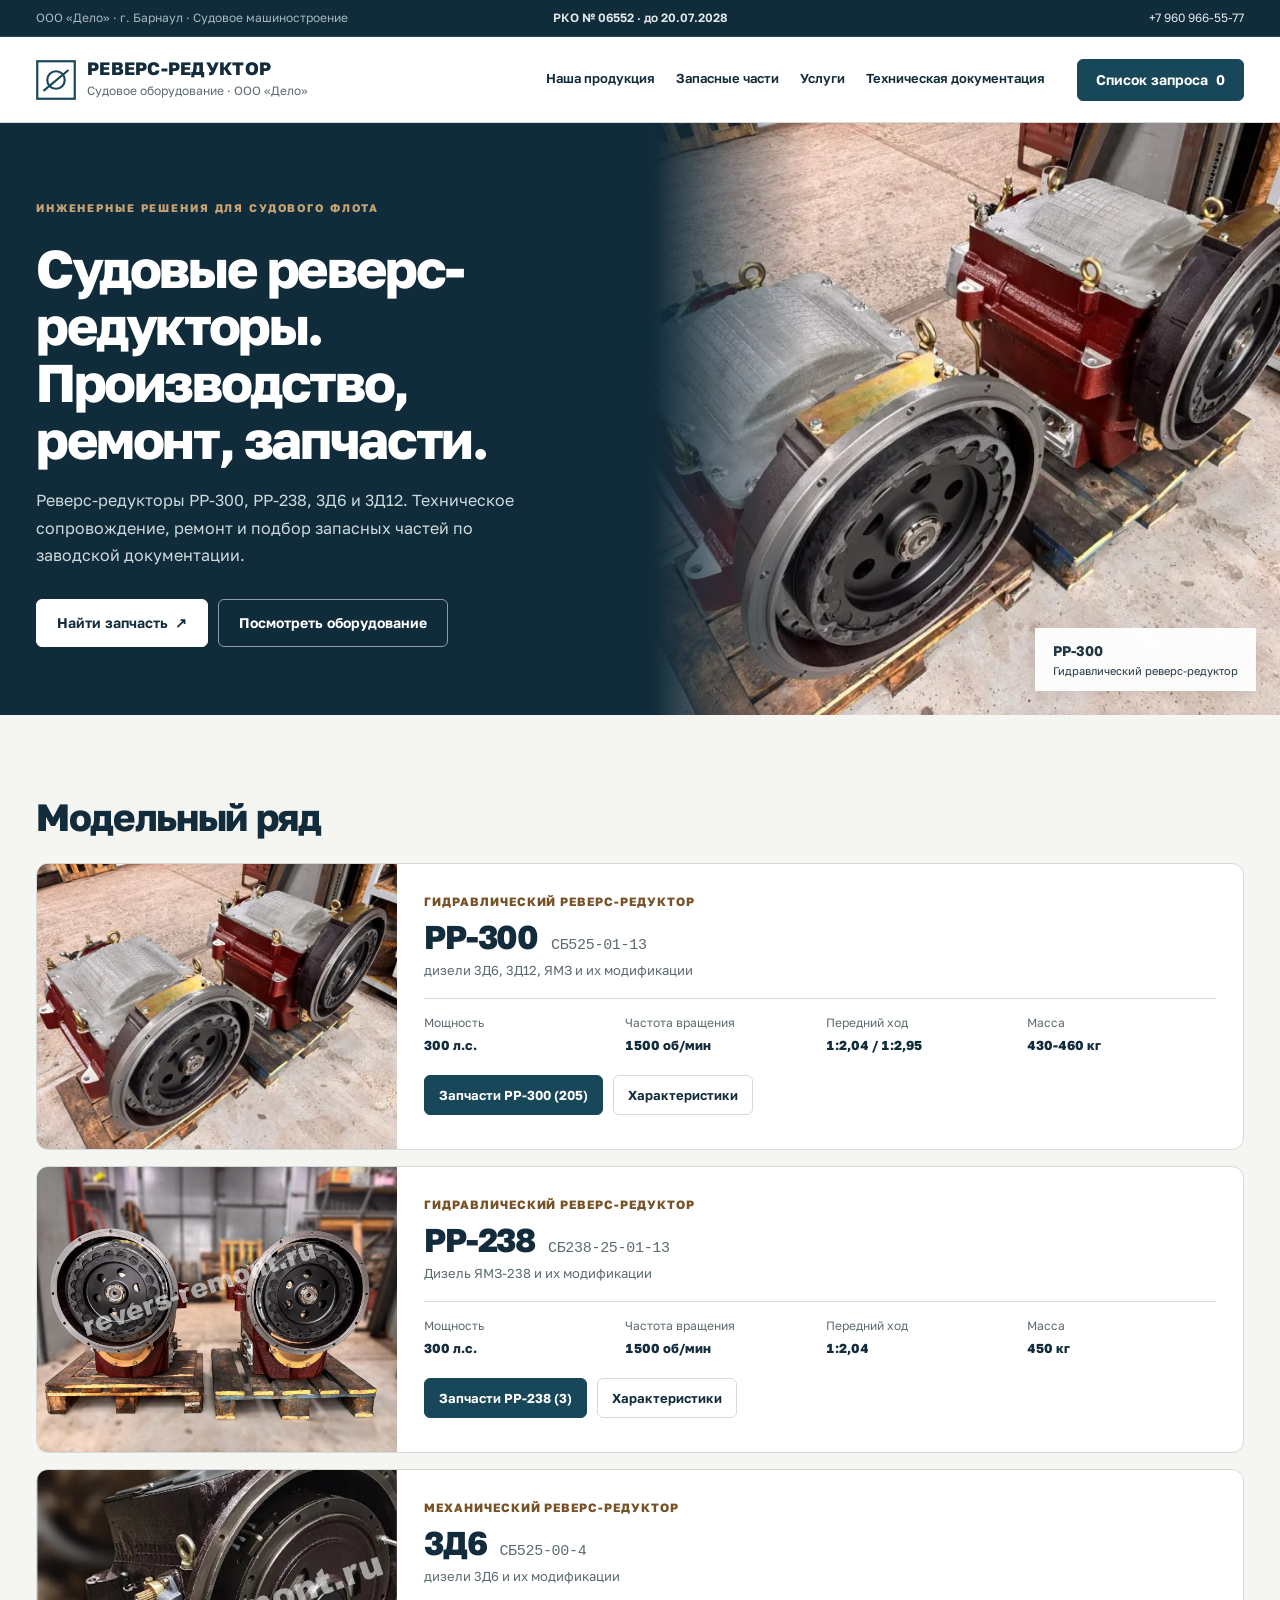
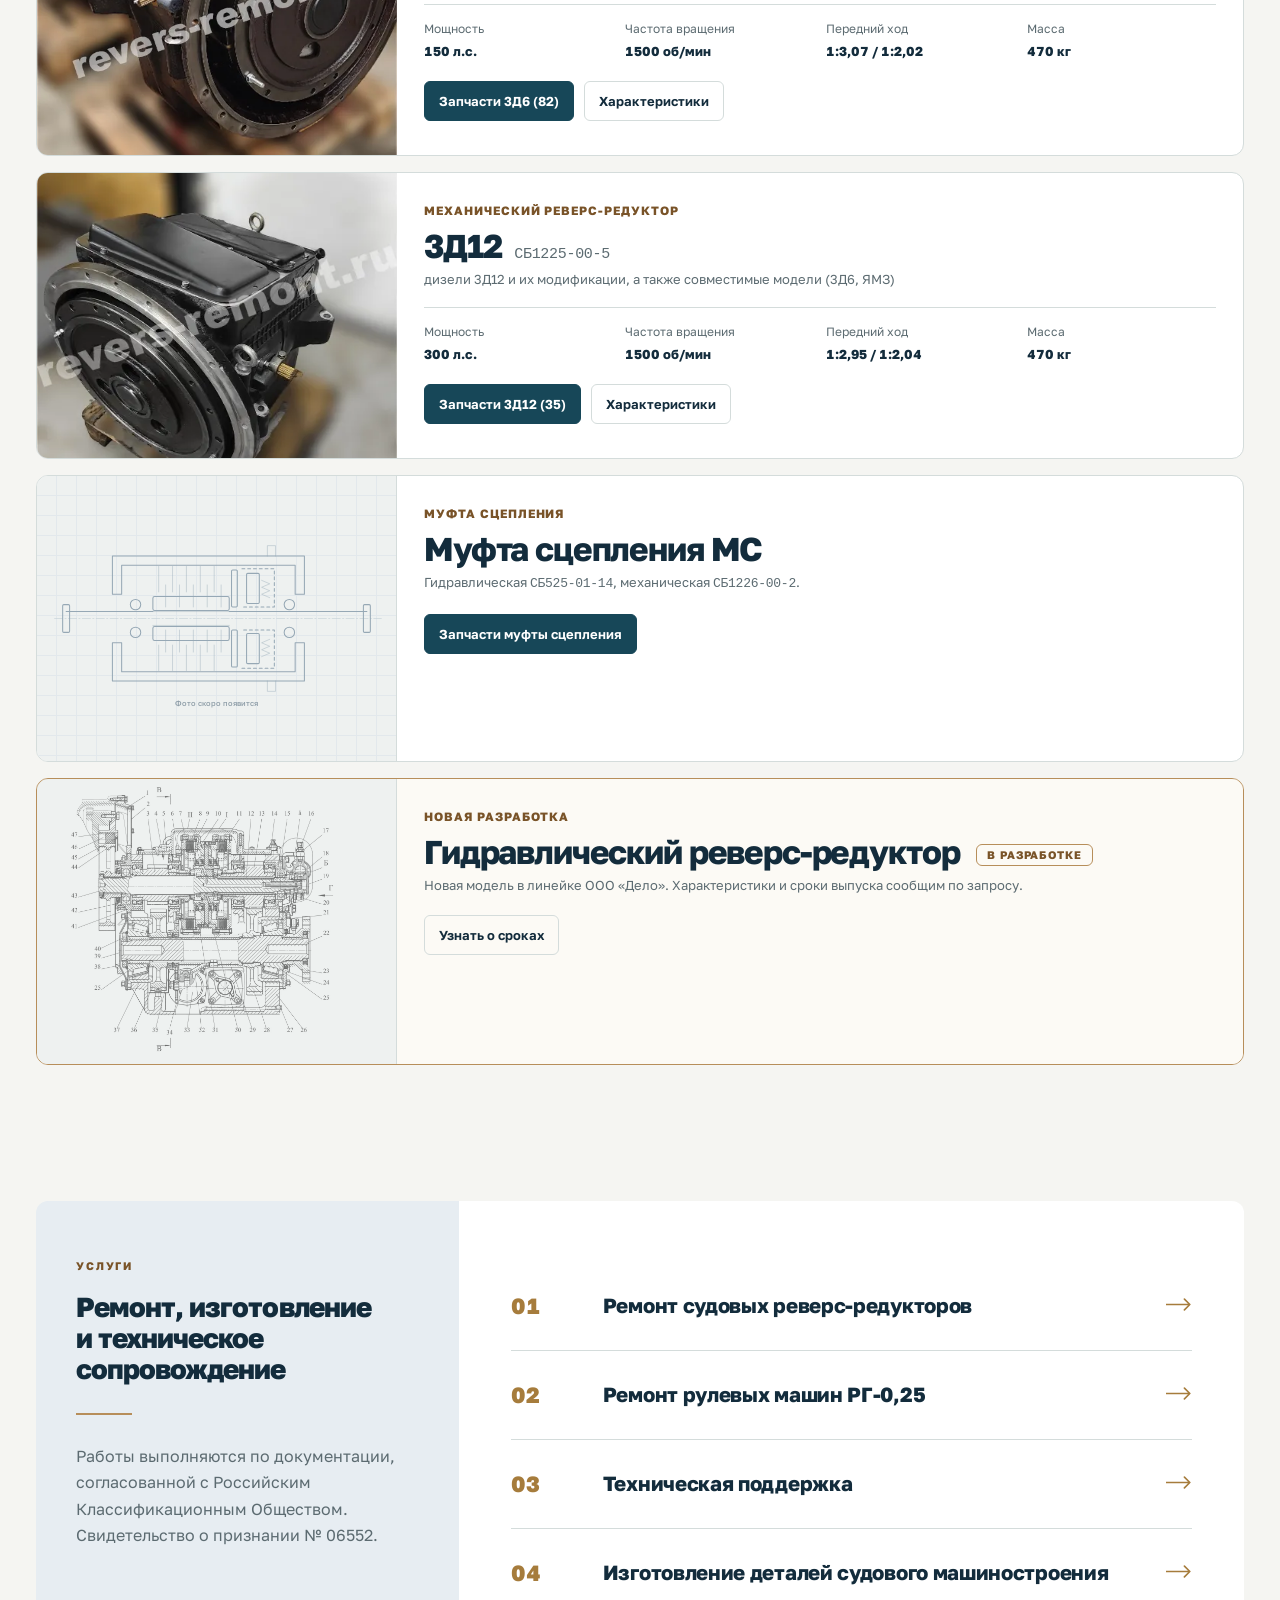
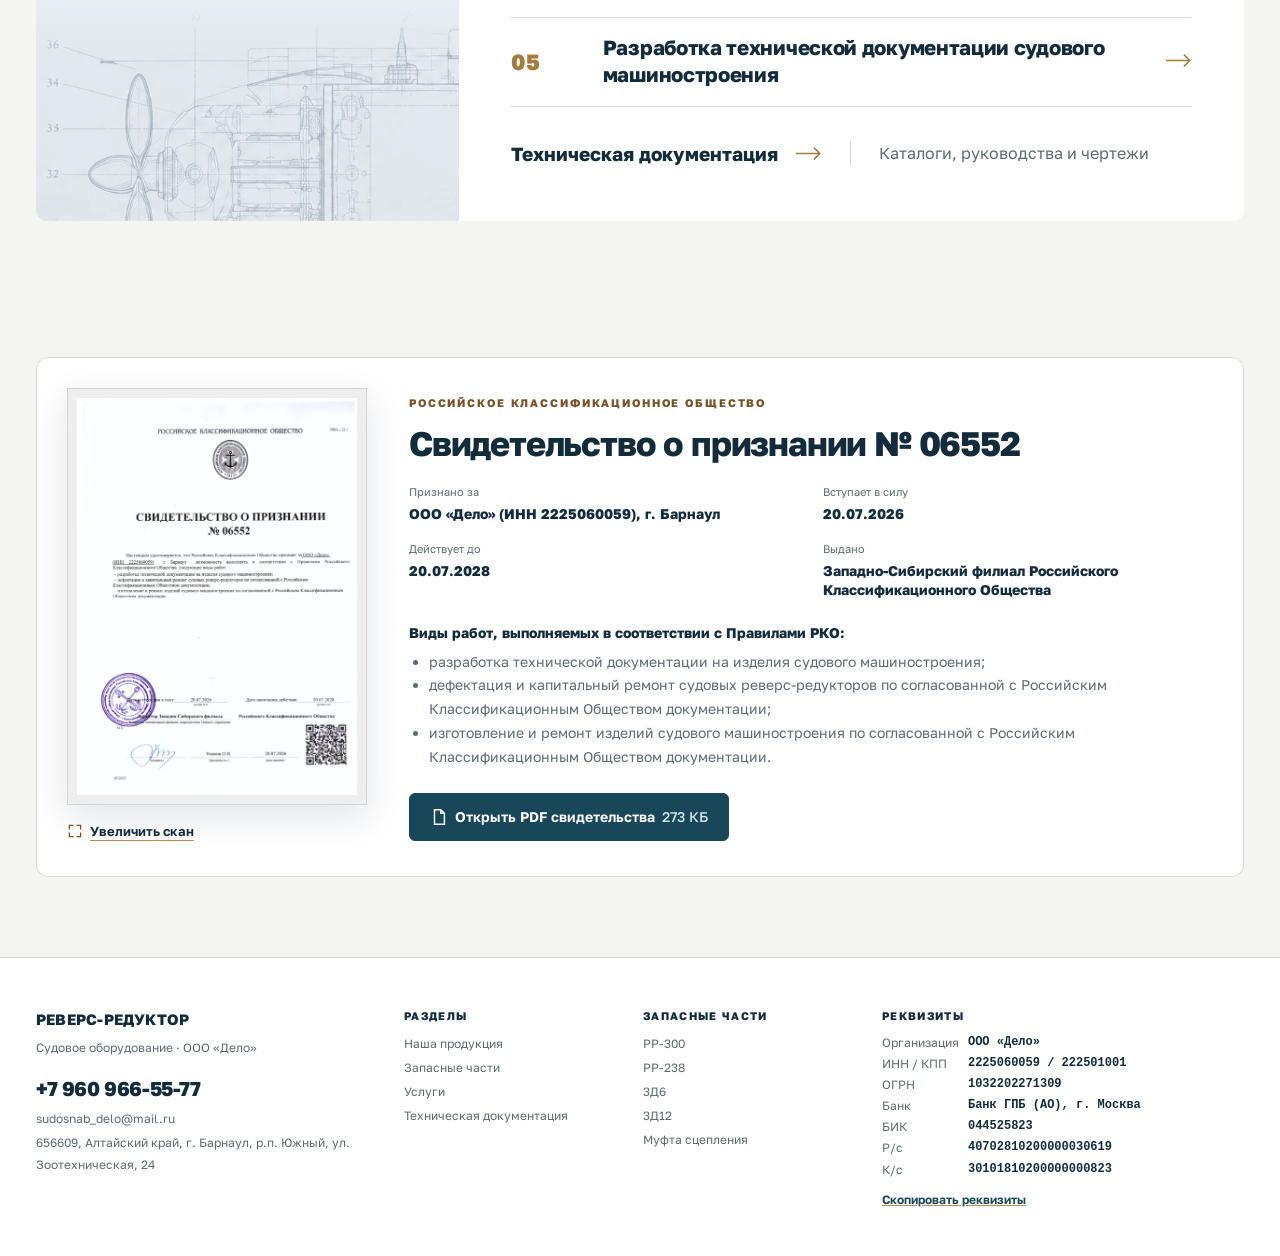
<file: c-r10/index.html>
<!doctype html>
<html lang="ru">
<head>
<meta charset="utf-8">
<meta name="viewport" content="width=device-width, initial-scale=1">
<meta name="robots" content="noindex, nofollow">
<meta name="color-scheme" content="light">
<title>Реверс-редуктор · ООО «Дело» · судовые реверс-редукторы</title>
<meta name="description" content="Судовые реверс-редукторы РР-300, РР-238, 3Д6 и 3Д12: производство, ремонт, запасные части по заводским каталогам. ООО «Дело», Барнаул.">
<link rel="preload" href="../shared/fonts/golos-text-cyrillic-wght-normal.woff2" as="font" type="font/woff2" crossorigin>
<link rel="stylesheet" href="../shared/fonts.css">
<link rel="stylesheet" href="style.css">
<link rel="icon" href="data:image/svg+xml,%3Csvg xmlns='http://www.w3.org/2000/svg' viewBox='0 0 32 32'%3E%3Crect x='1.5' y='1.5' width='29' height='29' fill='%23fff' stroke='%23172a3a' stroke-width='3'/%3E%3Ccircle cx='16' cy='16' r='7.5' fill='none' stroke='%23172a3a' stroke-width='2.6'/%3E%3Cpath d='M6 25L26 8' stroke='%23172a3a' stroke-width='2.6'/%3E%3C/svg%3E">
</head>
<body>
<a class="skip" href="#main">К содержанию</a>

<div class="strip">
  <div class="wrap strip-in">
    <span class="strip-l">ООО «Дело» · г. Барнаул · Судовое машиностроение</span>
    <span class="strip-c">РКО № 06552 · до 20.07.2028</span>
    <a class="strip-r" href="tel:+79609665577">+7 960 966-55-77</a>
  </div>
</div>

<header class="head">
  <div class="wrap head-in">
    <a class="brand" href="#" aria-label="Реверс-редуктор, на главную">
      <svg class="brand-mark" viewBox="0 0 48 48" aria-hidden="true"><rect x="1.5" y="1.5" width="45" height="45"/><circle cx="24" cy="24" r="10.5"/><path d="M9 37L39 12"/></svg>
      <span><span class="brand-name">Реверс-редуктор</span><span class="brand-sub">Судовое оборудование · ООО «Дело»</span></span>
    </a>
    <nav class="nav" aria-label="Разделы">
      <a href="#produkciya" data-nav="produkciya">Наша продукция</a>
      <a href="#katalog" data-nav="katalog">Запасные части</a>
      <a href="#uslugi" data-nav="uslugi">Услуги</a>
      <a href="#arhiv" data-nav="dokumenty">Техническая документация</a>
    </nav>
    <button type="button" class="btn-list" data-cart-open aria-label="Список запроса"><span class="t">Список запроса</span> <span class="count" data-cart-count>0</span></button>
    <details class="burger">
      <summary aria-label="Меню"><span></span></summary>
      <nav aria-label="Разделы, мобильное меню">
        <a href="#produkciya">Наша продукция</a><a href="#katalog">Запасные части</a><a href="#uslugi">Услуги</a><a href="#arhiv">Техническая документация</a>
        <a href="tel:+79609665577">+7 960 966-55-77</a>
      </nav>
    </details>
  </div>
</header>

<main id="main">
<div data-view="home">

  <section class="hero">
    <div class="hero-txt">
      <p class="eyebrow">Инженерные решения для судового флота</p>
      <h1>Судовые реверс-редукторы. Производство, ремонт, запчасти.</h1>
      <p class="hero-lead">Реверс-редукторы РР-300, РР-238, 3Д6 и 3Д12. Техническое сопровождение, ремонт и подбор запасных частей по заводской документации.</p>
      <p class="hero-btns"><a class="btn btn-white" href="#katalog">Найти запчасть <span aria-hidden="true">↗</span></a><a class="btn btn-line" href="#produkciya">Посмотреть оборудование</a></p>
    </div>
    <figure class="hero-pic">
      <img src="../assets/79a88550a41c-1400.webp" srcset="../assets/79a88550a41c-900.webp 900w, ../assets/79a88550a41c-1400.webp 1400w" sizes="(min-width: 900px) 50vw, 100vw" width="1400" height="1050" alt="Два реверс-редуктора РР-300 на поддонах в цехе" fetchpriority="high">
      <figcaption><b>РР-300</b><span>Гидравлический реверс-редуктор</span></figcaption>
    </figure>
  </section>

  <section class="sec sec-models" id="produkciya" aria-labelledby="models-h">
    <div class="wrap">
      <h2 id="models-h">Модельный ряд</h2>
      <div class="models" data-models></div>
    </div>
  </section>

  <section class="sv8" id="uslugi" aria-labelledby="svc-h">
    <div class="wrap sv8-wrap">
      <div class="sv8-intro">
        <p class="eyebrow">Услуги</p>
        <h2 id="svc-h">Ремонт, изготовление и&nbsp;техническое сопровождение</h2>
        <p class="sv8-rule" aria-hidden="true"></p>
        <p class="sv8-lead">Работы выполняются по документации, согласованной с Российским Классификационным Обществом. Свидетельство о признании № 06552.</p>
        <img class="sv8-bp" src="blueprint.webp" width="556" height="284" alt="" decoding="async">
      </div>
      <div class="sv8-list">
        <ul>
          <li><a href="#kontakty"><span class="sv8-n">01</span><span class="sv8-t">Ремонт судовых реверс-редукторов</span><span class="sv8-go" aria-hidden="true"><svg viewBox="0 0 24 12"><path d="M0 6h22M17 1l5 5-5 5"/></svg></span></a></li>
          <li><a href="#kontakty"><span class="sv8-n">02</span><span class="sv8-t">Ремонт рулевых машин РГ-0,25</span><span class="sv8-go" aria-hidden="true"><svg viewBox="0 0 24 12"><path d="M0 6h22M17 1l5 5-5 5"/></svg></span></a></li>
          <li><a href="#kontakty"><span class="sv8-n">03</span><span class="sv8-t">Техническая поддержка</span><span class="sv8-go" aria-hidden="true"><svg viewBox="0 0 24 12"><path d="M0 6h22M17 1l5 5-5 5"/></svg></span></a></li>
          <li><a href="#kontakty"><span class="sv8-n">04</span><span class="sv8-t">Изготовление деталей судового машиностроения</span><span class="sv8-go" aria-hidden="true"><svg viewBox="0 0 24 12"><path d="M0 6h22M17 1l5 5-5 5"/></svg></span></a></li>
          <li><a href="#kontakty"><span class="sv8-n">05</span><span class="sv8-t">Разработка технической документации судового машиностроения</span><span class="sv8-go" aria-hidden="true"><svg viewBox="0 0 24 12"><path d="M0 6h22M17 1l5 5-5 5"/></svg></span></a></li>
        </ul>
        <a class="sv8-docs" id="dokumenty" href="#arhiv"><span class="sv8-dt">Техническая документация <svg viewBox="0 0 24 12" aria-hidden="true"><path d="M0 6h22M17 1l5 5-5 5"/></svg></span><span class="sv8-ds">Каталоги, руководства и чертежи</span></a>
      </div>
    </div>
  </section>

  <section class="sec" id="svidetelstvo" aria-labelledby="cert-h">
    <div class="wrap">
      <div class="cert">
        <div class="cert-scan">
          <a href="../assets/rko-06552-1200.webp" target="_blank" rel="noopener"><img src="../assets/rko-06552-600.webp" width="600" height="851" alt="Скан свидетельства о признании РКО № 06552" loading="lazy"></a>
          <a class="ilink" href="../assets/rko-06552-1200.webp" target="_blank" rel="noopener"><svg viewBox="0 0 20 20" aria-hidden="true"><path d="M3 8V3h5M17 8V3h-5M3 12v5h5M17 12v5h-5"/></svg>Увеличить скан</a>
        </div>
        <div class="cert-body">
          <p class="cert-kicker">Российское Классификационное Общество</p>
          <h2 id="cert-h">Свидетельство о признании № 06552</h2>
          <dl class="cert-kv">
            <div><dt>Признано за</dt><dd>ООО «Дело» (ИНН 2225060059), г. Барнаул</dd></div>
            <div><dt>Вступает в силу</dt><dd>20.07.2026</dd></div>
            <div><dt>Действует до</dt><dd>20.07.2028</dd></div>
            <div><dt>Выдано</dt><dd>Западно-Сибирский филиал Российского Классификационного Общества</dd></div>
          </dl>
          <p class="cert-h3">Виды работ, выполняемых в соответствии с Правилами РКО:</p>
          <ul class="cert-list">
            <li>разработка технической документации на изделия судового машиностроения;</li>
            <li>дефектация и капитальный ремонт судовых реверс-редукторов по согласованной с Российским Классификационным Обществом документации;</li>
            <li>изготовление и ремонт изделий судового машиностроения по согласованной с Российским Классификационным Обществом документации.</li>
          </ul>
          <a class="btn btn-pale" href="../assets/svidetelstvo-rko-06552.pdf" target="_blank" rel="noopener"><svg viewBox="0 0 20 20" aria-hidden="true"><path d="M5 2h7l4 4v12H5z M12 2v4h4"/></svg>Открыть PDF свидетельства <span class="muted">273&nbsp;КБ</span></a>
        </div>
      </div>
    </div>
  </section>

</div>

<div data-view="cat" hidden>
  <div class="wrap cat" data-cat></div>
</div>
</main>

<footer class="foot foot-r2" id="kontakty">
  <div class="wrap">
    <div class="foot-grid">
      <div class="foot-contact">
        <p class="foot-name">Реверс-редуктор</p>
        <p>Судовое оборудование · ООО «Дело»</p>
        <p class="foot-phone"><a href="tel:+79609665577">+7 960 966-55-77</a></p>
        <p><a href="mailto:sudosnab_delo@mail.ru">sudosnab_delo@mail.ru</a></p>
        <p>656609, Алтайский край, г. Барнаул, р.п. Южный, ул. Зоотехническая, 24</p>
      </div>
      <nav aria-label="Разделы, подвал"><p class="foot-h">Разделы</p><a href="#produkciya">Наша продукция</a><a href="#katalog">Запасные части</a><a href="#uslugi">Услуги</a><a href="#arhiv">Техническая документация</a></nav>
      <nav aria-label="Запасные части, подвал"><p class="foot-h">Запасные части</p><a href="#katalog/rr-300">РР-300</a><a href="#katalog/rr-238">РР-238</a><a href="#katalog/3d6">3Д6</a><a href="#katalog/3d12">3Д12</a><a href="#katalog/mufta-ms">Муфта сцепления</a></nav>
      <div class="foot-req">
        <p class="foot-h">Реквизиты</p>
        <dl class="req" id="req">
          <div><dt>Организация</dt><dd>ООО «Дело»</dd></div>
          <div><dt>ИНН / КПП</dt><dd>2225060059 / 222501001</dd></div>
          <div><dt>ОГРН</dt><dd>1032202271309</dd></div>
          <div><dt>Банк</dt><dd>Банк ГПБ (АО), г. Москва</dd></div>
          <div><dt>БИК</dt><dd>044525823</dd></div>
          <div><dt>Р/с</dt><dd>40702810200000030619</dd></div>
          <div><dt>К/с</dt><dd>30101810200000000823</dd></div>
        </dl>
        <button type="button" class="linkish" data-copy-req>Скопировать реквизиты</button>
      </div>
    </div>
  </div>
</footer>

<dialog id="cart" aria-labelledby="cart-h">
  <div class="cart-in">
    <header class="cart-head"><h2 id="cart-h">Список запроса</h2><button type="button" class="cart-close" data-cart-close aria-label="Закрыть">×</button></header>
    <p id="cart-empty" class="muted">Список пуст. Добавьте позиции кнопкой «В запрос» в каталоге или напишите обозначения в письме.</p>
    <ol id="cart-items" class="cart-items"></ol>
    <div class="cart-actions">
      <button type="button" class="btn btn-white" data-cart-mail data-need-items>Написать письмо с запросом</button>
      <button type="button" class="btn btn-line" data-cart-copy data-need-items>Скопировать список</button>
      <button type="button" class="linkish" data-cart-clear data-need-items>Очистить</button>
    </div>
    <p class="muted small">Письмо откроется в вашей почтовой программе. Или позвоните: <a href="tel:+79609665577">+7 960 966-55-77</a>.</p>
  </div>
</dialog>
<div id="toast" class="toast" role="status" aria-live="polite"></div>

<script src="../shared/data.js"></script>
<script src="../shared/schema.js"></script>
<script src="app.js"></script>
</body>
</html>
</file>
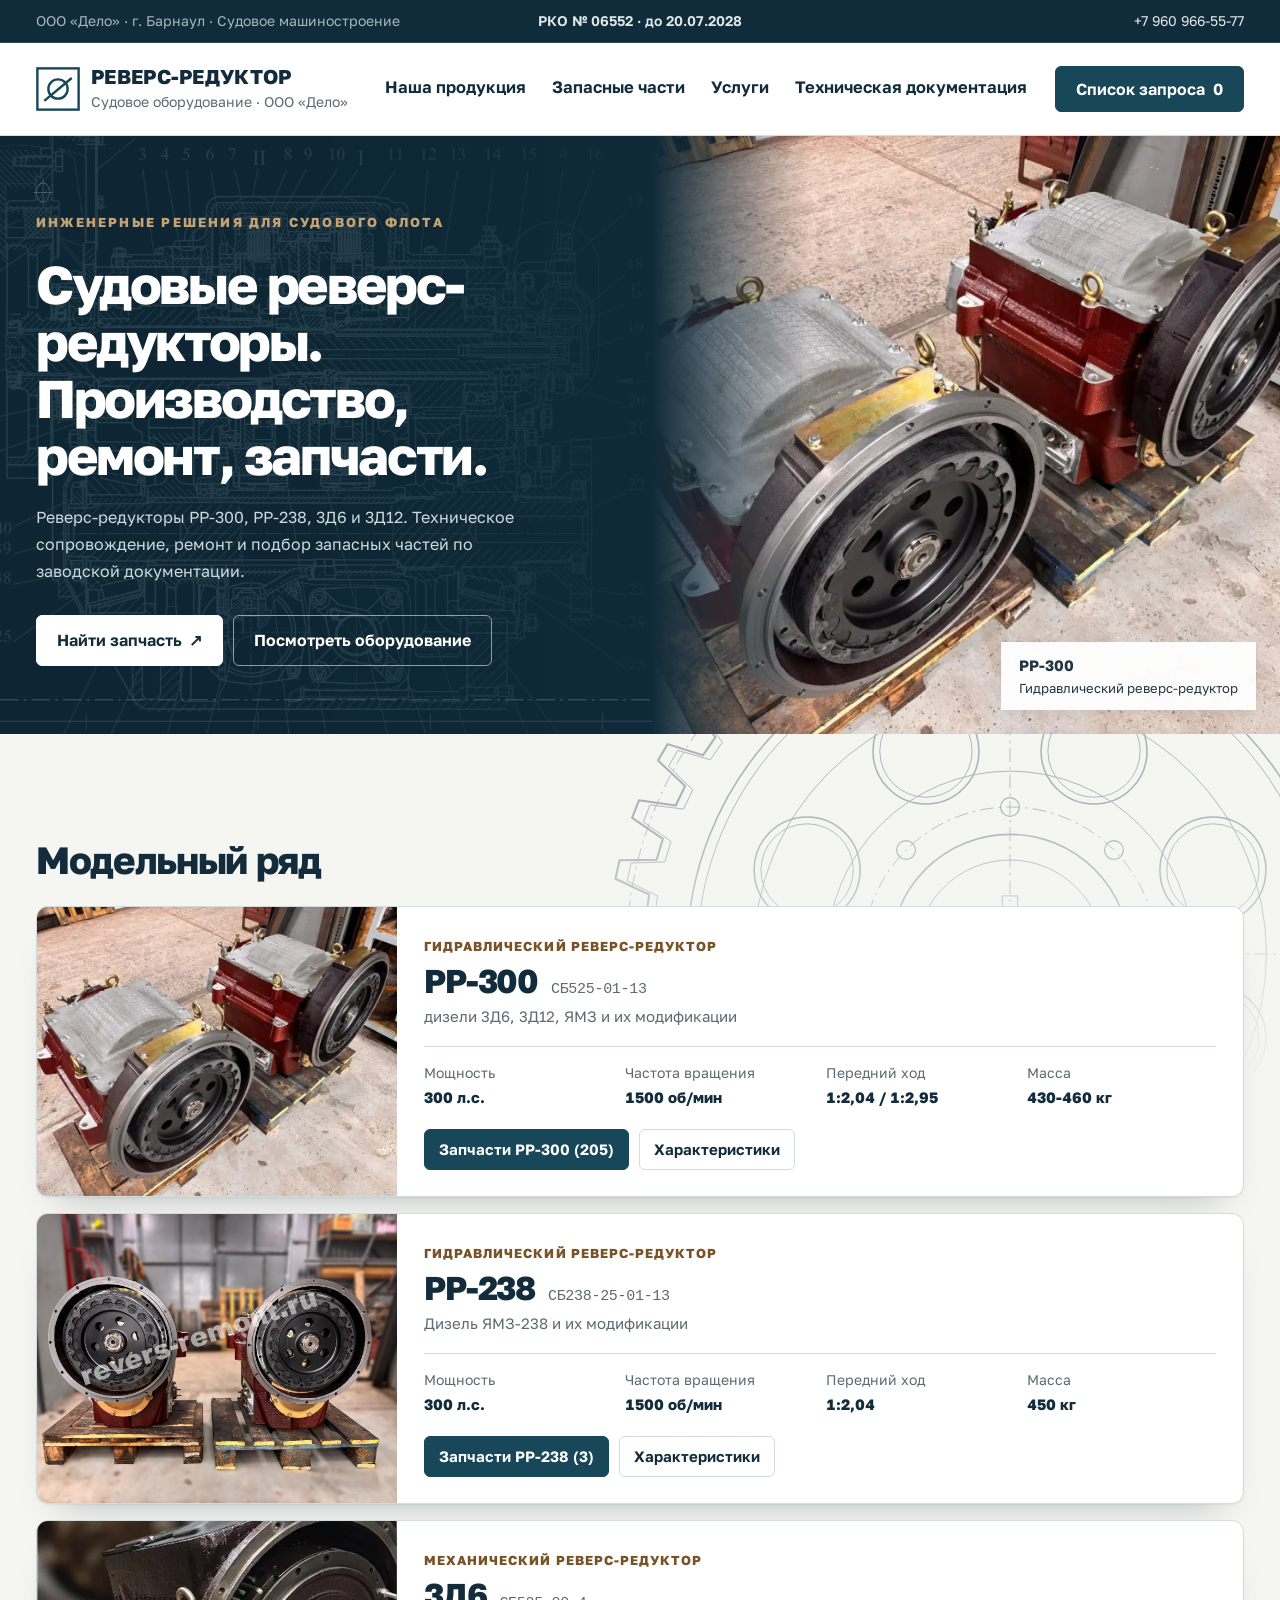
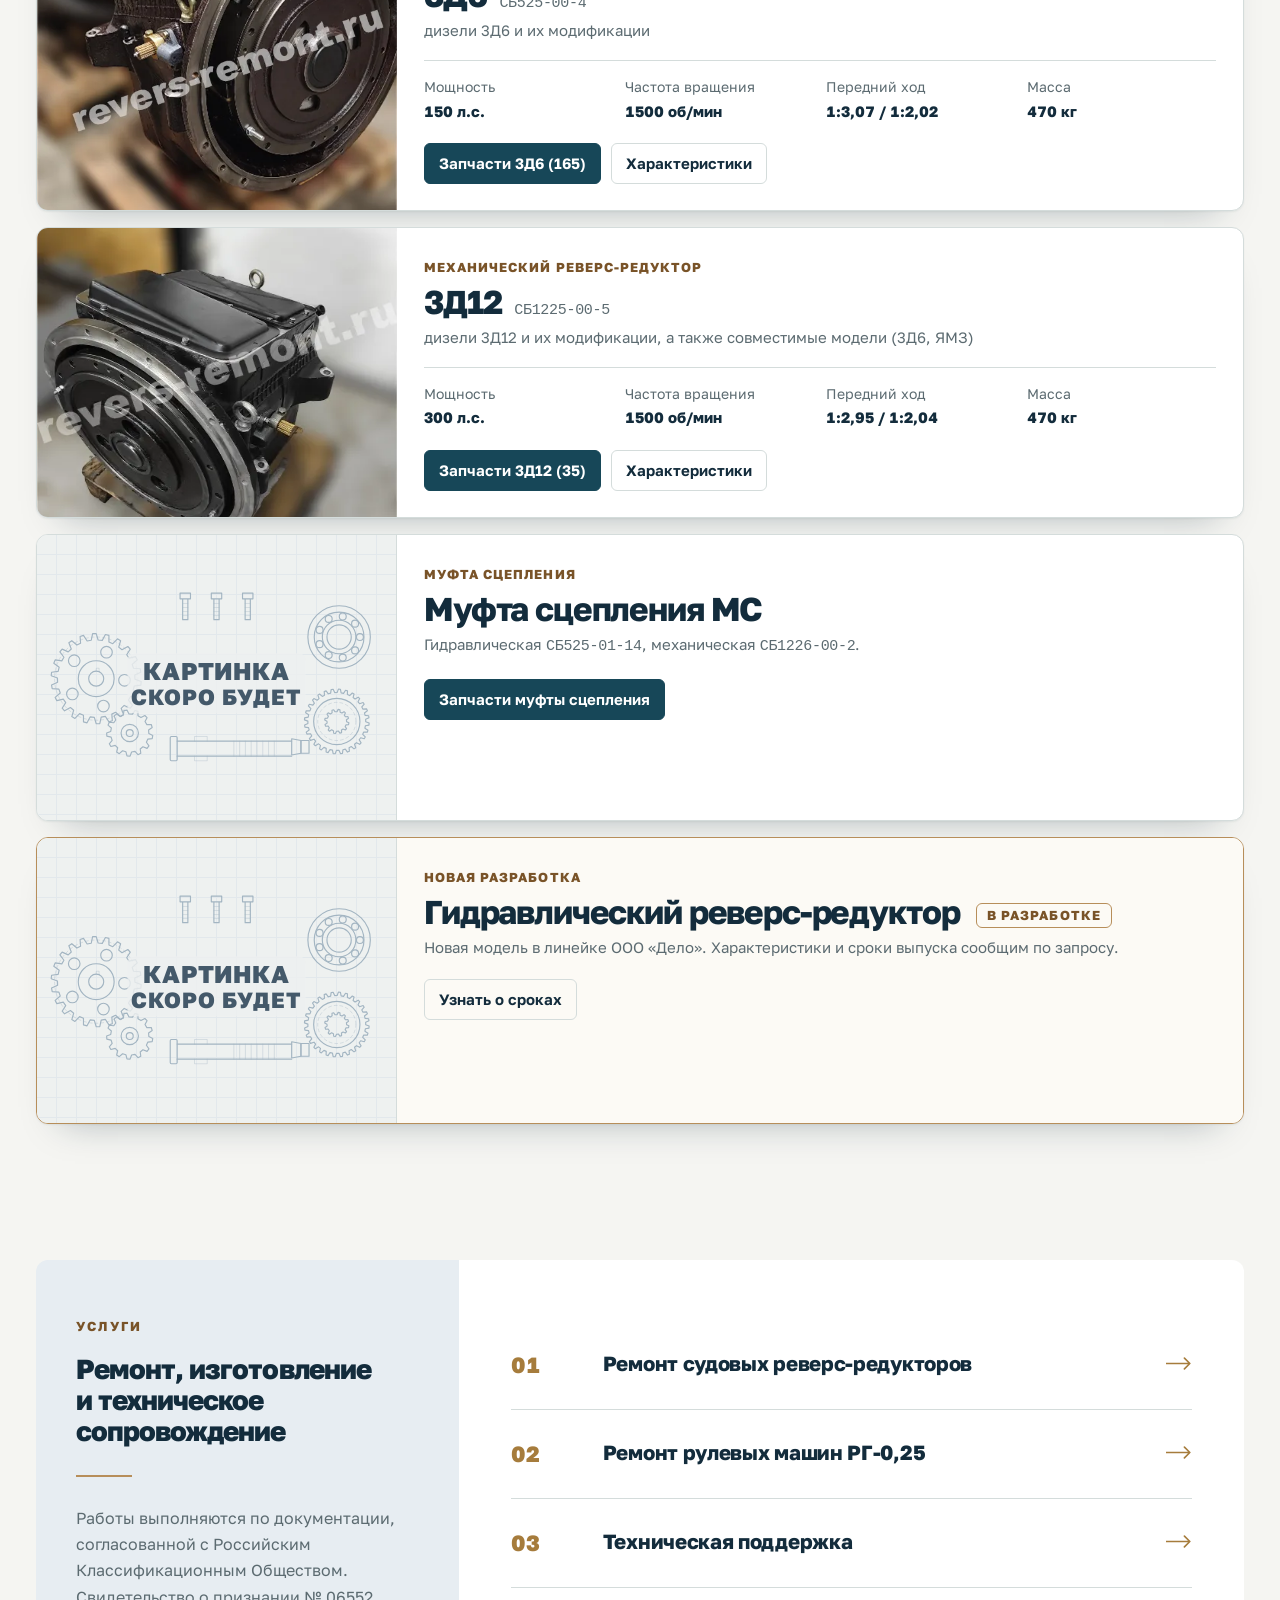
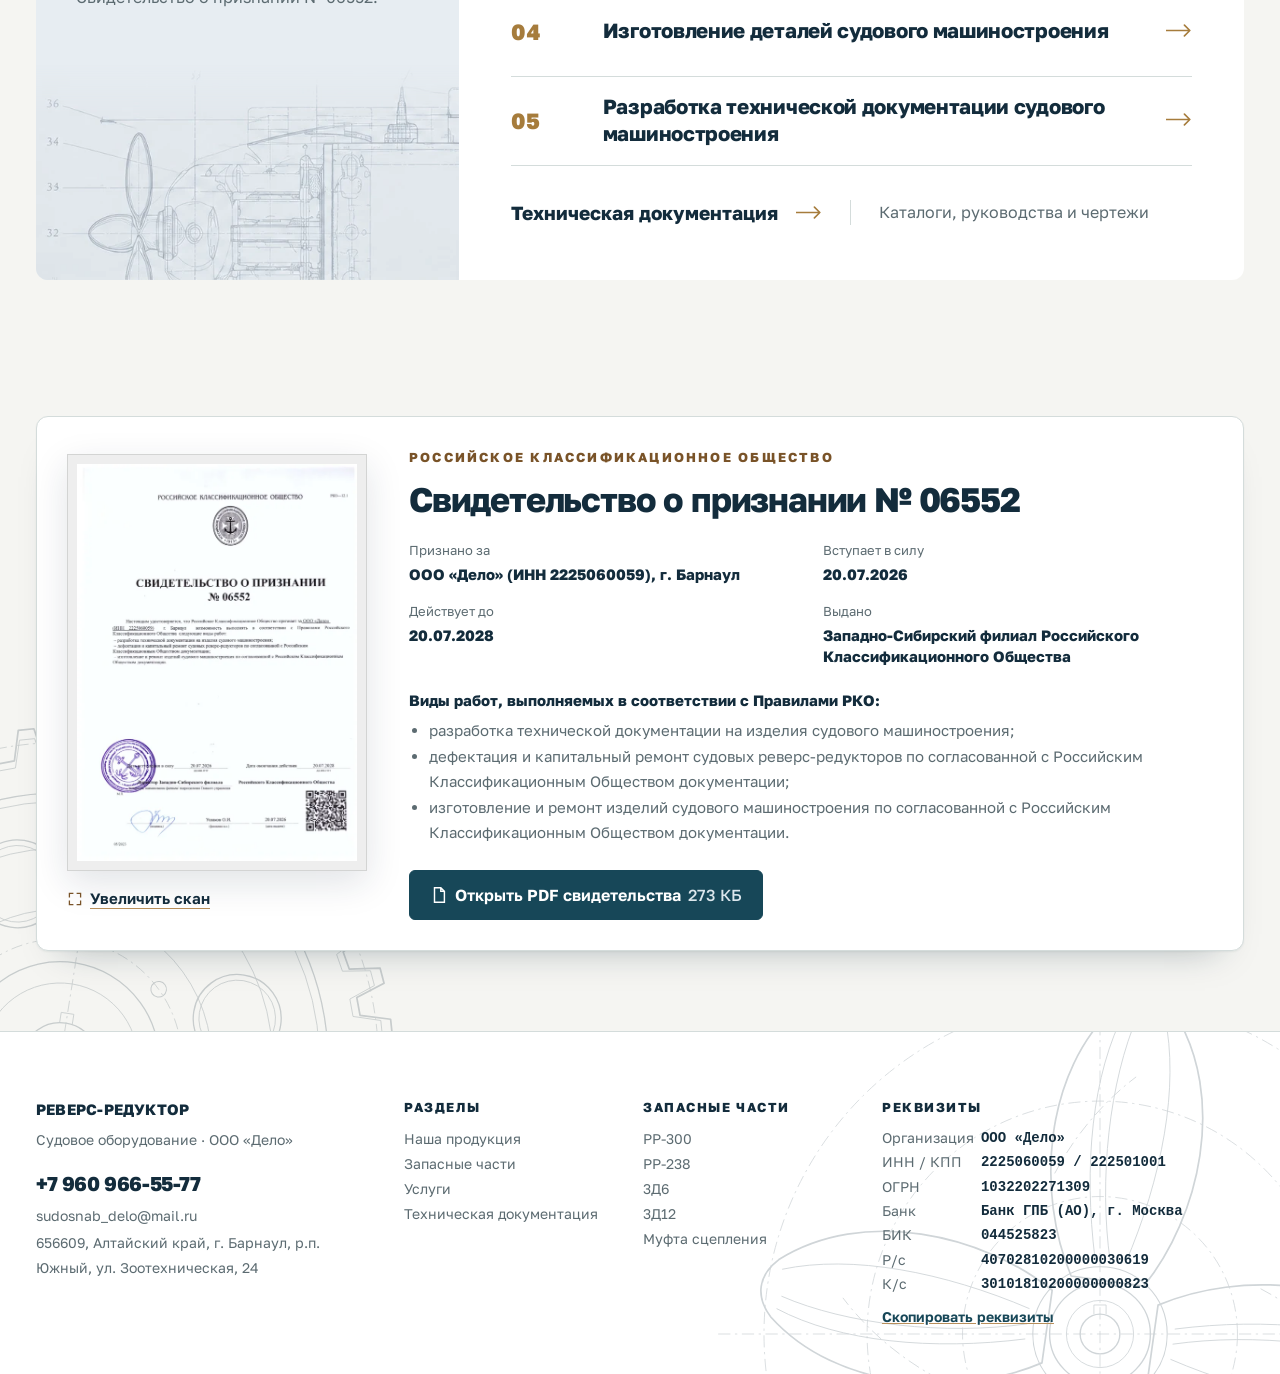
<file: c-r17/index.html>
<!doctype html>
<html lang="ru">
<head>
<meta charset="utf-8">
<meta name="viewport" content="width=device-width, initial-scale=1">
<meta name="robots" content="noindex, nofollow">
<meta name="color-scheme" content="light">
<title>Реверс-редуктор · ООО «Дело» · судовые реверс-редукторы</title>
<meta name="description" content="Судовые реверс-редукторы РР-300, РР-238, 3Д6 и 3Д12: производство, ремонт, запасные части по заводским каталогам. ООО «Дело», Барнаул.">
<link rel="preload" href="../shared/fonts/golos-text-cyrillic-wght-normal.woff2" as="font" type="font/woff2" crossorigin>
<link rel="stylesheet" href="../shared/fonts.css">
<link rel="stylesheet" href="style.css">
<link rel="icon" href="data:image/svg+xml,%3Csvg xmlns='http://www.w3.org/2000/svg' viewBox='0 0 32 32'%3E%3Crect x='1.5' y='1.5' width='29' height='29' fill='%23fff' stroke='%23172a3a' stroke-width='3'/%3E%3Ccircle cx='16' cy='16' r='7.5' fill='none' stroke='%23172a3a' stroke-width='2.6'/%3E%3Cpath d='M6 25L26 8' stroke='%23172a3a' stroke-width='2.6'/%3E%3C/svg%3E">
</head>
<body>
<a class="skip" href="#main">К содержанию</a>

<div class="strip">
  <div class="wrap strip-in">
    <span class="strip-l">ООО «Дело» · г. Барнаул · Судовое машиностроение</span>
    <span class="strip-c">РКО № 06552 · до 20.07.2028</span>
    <a class="strip-r" href="tel:+79609665577">+7 960 966-55-77</a>
  </div>
</div>

<header class="head">
  <div class="wrap head-in">
    <a class="brand" href="#" aria-label="Реверс-редуктор, на главную">
      <svg class="brand-mark" viewBox="0 0 48 48" aria-hidden="true"><rect x="1.5" y="1.5" width="45" height="45"/><circle cx="24" cy="24" r="10.5"/><path d="M9 37L39 12"/></svg>
      <span><span class="brand-name">Реверс-редуктор</span><span class="brand-sub">Судовое оборудование · ООО «Дело»</span></span>
    </a>
    <nav class="nav" aria-label="Разделы">
      <a href="#produkciya" data-nav="produkciya">Наша продукция</a>
      <a href="#katalog" data-nav="katalog">Запасные части</a>
      <a href="#uslugi" data-nav="uslugi">Услуги</a>
      <a href="#arhiv" data-nav="dokumenty">Техническая документация</a>
    </nav>
    <button type="button" class="btn-list" data-cart-open aria-label="Список запроса"><span class="t">Список запроса</span> <span class="count" data-cart-count>0</span></button>
    <details class="burger">
      <summary aria-label="Меню"><span></span></summary>
      <nav aria-label="Разделы, мобильное меню">
        <a href="#produkciya">Наша продукция</a><a href="#katalog">Запасные части</a><a href="#uslugi">Услуги</a><a href="#arhiv">Техническая документация</a>
        <a href="tel:+79609665577">+7 960 966-55-77</a>
      </nav>
    </details>
  </div>
</header>

<main id="main">
<div data-view="home">

  <section class="hero">
    <div class="hero-txt">
      <p class="eyebrow">Инженерные решения для судового флота</p>
      <h1>Судовые реверс-редукторы. Производство, ремонт, запчасти.</h1>
      <p class="hero-lead">Реверс-редукторы РР-300, РР-238, 3Д6 и 3Д12. Техническое сопровождение, ремонт и подбор запасных частей по заводской документации.</p>
      <p class="hero-btns"><a class="btn btn-white" href="#katalog">Найти запчасть <span aria-hidden="true">↗</span></a><a class="btn btn-line" href="#produkciya">Посмотреть оборудование</a></p>
    </div>
    <figure class="hero-pic">
      <img src="../assets/79a88550a41c-1400.webp" srcset="../assets/79a88550a41c-900.webp 900w, ../assets/79a88550a41c-1400.webp 1400w" sizes="(min-width: 900px) 50vw, 100vw" width="1400" height="1050" alt="Два реверс-редуктора РР-300 на поддонах в цехе" fetchpriority="high">
      <figcaption><b>РР-300</b><span>Гидравлический реверс-редуктор</span></figcaption>
    </figure>
  </section>

  <section class="sec sec-models" id="produkciya" aria-labelledby="models-h">
    <div class="wrap">
      <h2 id="models-h">Модельный ряд</h2>
      <div class="models" data-models></div>
    </div>
  </section>

  <section class="sv8" id="uslugi" aria-labelledby="svc-h">
    <div class="wrap sv8-wrap">
      <div class="sv8-intro">
        <p class="eyebrow">Услуги</p>
        <h2 id="svc-h">Ремонт, изготовление и&nbsp;техническое сопровождение</h2>
        <p class="sv8-rule" aria-hidden="true"></p>
        <p class="sv8-lead">Работы выполняются по документации, согласованной с Российским Классификационным Обществом. Свидетельство о признании № 06552.</p>
        <img class="sv8-bp" src="blueprint.webp" width="556" height="284" alt="" decoding="async">
      </div>
      <div class="sv8-list">
        <ul>
          <li><a href="#kontakty"><span class="sv8-n">01</span><span class="sv8-t">Ремонт судовых реверс-редукторов</span><span class="sv8-go" aria-hidden="true"><svg viewBox="0 0 24 12"><path d="M0 6h22M17 1l5 5-5 5"/></svg></span></a></li>
          <li><a href="#kontakty"><span class="sv8-n">02</span><span class="sv8-t">Ремонт рулевых машин РГ-0,25</span><span class="sv8-go" aria-hidden="true"><svg viewBox="0 0 24 12"><path d="M0 6h22M17 1l5 5-5 5"/></svg></span></a></li>
          <li><a href="#kontakty"><span class="sv8-n">03</span><span class="sv8-t">Техническая поддержка</span><span class="sv8-go" aria-hidden="true"><svg viewBox="0 0 24 12"><path d="M0 6h22M17 1l5 5-5 5"/></svg></span></a></li>
          <li><a href="#kontakty"><span class="sv8-n">04</span><span class="sv8-t">Изготовление деталей судового машиностроения</span><span class="sv8-go" aria-hidden="true"><svg viewBox="0 0 24 12"><path d="M0 6h22M17 1l5 5-5 5"/></svg></span></a></li>
          <li><a href="#kontakty"><span class="sv8-n">05</span><span class="sv8-t">Разработка технической документации судового машиностроения</span><span class="sv8-go" aria-hidden="true"><svg viewBox="0 0 24 12"><path d="M0 6h22M17 1l5 5-5 5"/></svg></span></a></li>
        </ul>
        <a class="sv8-docs" id="dokumenty" href="#arhiv"><span class="sv8-dt">Техническая документация <svg viewBox="0 0 24 12" aria-hidden="true"><path d="M0 6h22M17 1l5 5-5 5"/></svg></span><span class="sv8-ds">Каталоги, руководства и чертежи</span></a>
      </div>
    </div>
  </section>

  <section class="sec" id="svidetelstvo" aria-labelledby="cert-h">
    <div class="wrap">
      <div class="cert">
        <div class="cert-scan">
          <a href="../assets/rko-06552-1200.webp" target="_blank" rel="noopener"><img src="../assets/rko-06552-600.webp" width="600" height="851" alt="Скан свидетельства о признании РКО № 06552" loading="lazy"></a>
          <a class="ilink" href="../assets/rko-06552-1200.webp" target="_blank" rel="noopener"><svg viewBox="0 0 20 20" aria-hidden="true"><path d="M3 8V3h5M17 8V3h-5M3 12v5h5M17 12v5h-5"/></svg>Увеличить скан</a>
        </div>
        <div class="cert-body">
          <p class="cert-kicker">Российское Классификационное Общество</p>
          <h2 id="cert-h">Свидетельство о признании № 06552</h2>
          <dl class="cert-kv">
            <div><dt>Признано за</dt><dd>ООО «Дело» (ИНН 2225060059), г. Барнаул</dd></div>
            <div><dt>Вступает в силу</dt><dd>20.07.2026</dd></div>
            <div><dt>Действует до</dt><dd>20.07.2028</dd></div>
            <div><dt>Выдано</dt><dd>Западно-Сибирский филиал Российского Классификационного Общества</dd></div>
          </dl>
          <p class="cert-h3">Виды работ, выполняемых в соответствии с Правилами РКО:</p>
          <ul class="cert-list">
            <li>разработка технической документации на изделия судового машиностроения;</li>
            <li>дефектация и капитальный ремонт судовых реверс-редукторов по согласованной с Российским Классификационным Обществом документации;</li>
            <li>изготовление и ремонт изделий судового машиностроения по согласованной с Российским Классификационным Обществом документации.</li>
          </ul>
          <a class="btn btn-pale" href="../assets/svidetelstvo-rko-06552.pdf" target="_blank" rel="noopener"><svg viewBox="0 0 20 20" aria-hidden="true"><path d="M5 2h7l4 4v12H5z M12 2v4h4"/></svg>Открыть PDF свидетельства <span class="muted">273&nbsp;КБ</span></a>
        </div>
      </div>
    </div>
  </section>

</div>

<div data-view="cat" hidden>
  <div class="wrap cat" data-cat></div>
</div>
</main>

<footer class="foot foot-r2" id="kontakty">
  <div class="wrap">
    <div class="foot-grid">
      <div class="foot-contact">
        <p class="foot-name">Реверс-редуктор</p>
        <p>Судовое оборудование · ООО «Дело»</p>
        <p class="foot-phone"><a href="tel:+79609665577">+7 960 966-55-77</a></p>
        <p><a href="mailto:sudosnab_delo@mail.ru">sudosnab_delo@mail.ru</a></p>
        <p>656609, Алтайский край, г. Барнаул, р.п. Южный, ул. Зоотехническая, 24</p>
      </div>
      <nav aria-label="Разделы, подвал"><p class="foot-h">Разделы</p><a href="#produkciya">Наша продукция</a><a href="#katalog">Запасные части</a><a href="#uslugi">Услуги</a><a href="#arhiv">Техническая документация</a></nav>
      <nav aria-label="Запасные части, подвал"><p class="foot-h">Запасные части</p><a href="#katalog/rr-300">РР-300</a><a href="#katalog/rr-238">РР-238</a><a href="#katalog/3d6">3Д6</a><a href="#katalog/3d12">3Д12</a><a href="#katalog/mufta-ms">Муфта сцепления</a></nav>
      <div class="foot-req">
        <p class="foot-h">Реквизиты</p>
        <dl class="req" id="req">
          <div><dt>Организация</dt><dd>ООО «Дело»</dd></div>
          <div><dt>ИНН / КПП</dt><dd>2225060059 / 222501001</dd></div>
          <div><dt>ОГРН</dt><dd>1032202271309</dd></div>
          <div><dt>Банк</dt><dd>Банк ГПБ (АО), г. Москва</dd></div>
          <div><dt>БИК</dt><dd>044525823</dd></div>
          <div><dt>Р/с</dt><dd>40702810200000030619</dd></div>
          <div><dt>К/с</dt><dd>30101810200000000823</dd></div>
        </dl>
        <button type="button" class="linkish" data-copy-req>Скопировать реквизиты</button>
      </div>
    </div>
  </div>
</footer>

<dialog id="cart" aria-labelledby="cart-h">
  <div class="cart-in">
    <header class="cart-head"><h2 id="cart-h">Список запроса</h2><button type="button" class="cart-close" data-cart-close aria-label="Закрыть">×</button></header>
    <p id="cart-empty" class="muted">Список пуст. Добавьте позиции кнопкой «В запрос» в каталоге или напишите обозначения в письме.</p>
    <ol id="cart-items" class="cart-items"></ol>
    <div class="cart-actions">
      <button type="button" class="btn btn-white" data-cart-mail data-need-items>Написать письмо с запросом</button>
      <button type="button" class="btn btn-line" data-cart-copy data-need-items>Скопировать список</button>
      <button type="button" class="linkish" data-cart-clear data-need-items>Очистить</button>
    </div>
    <p class="muted small">Письмо откроется в вашей почтовой программе. Или позвоните: <a href="tel:+79609665577">+7 960 966-55-77</a>.</p>
  </div>
</dialog>
<div id="toast" class="toast" role="status" aria-live="polite"></div>

<script src="../shared/data.js"></script>
<script src="../shared/schema.js"></script>
<script src="nodes3d6.js"></script>
<script src="app.js"></script>
</body>
</html>
</file>
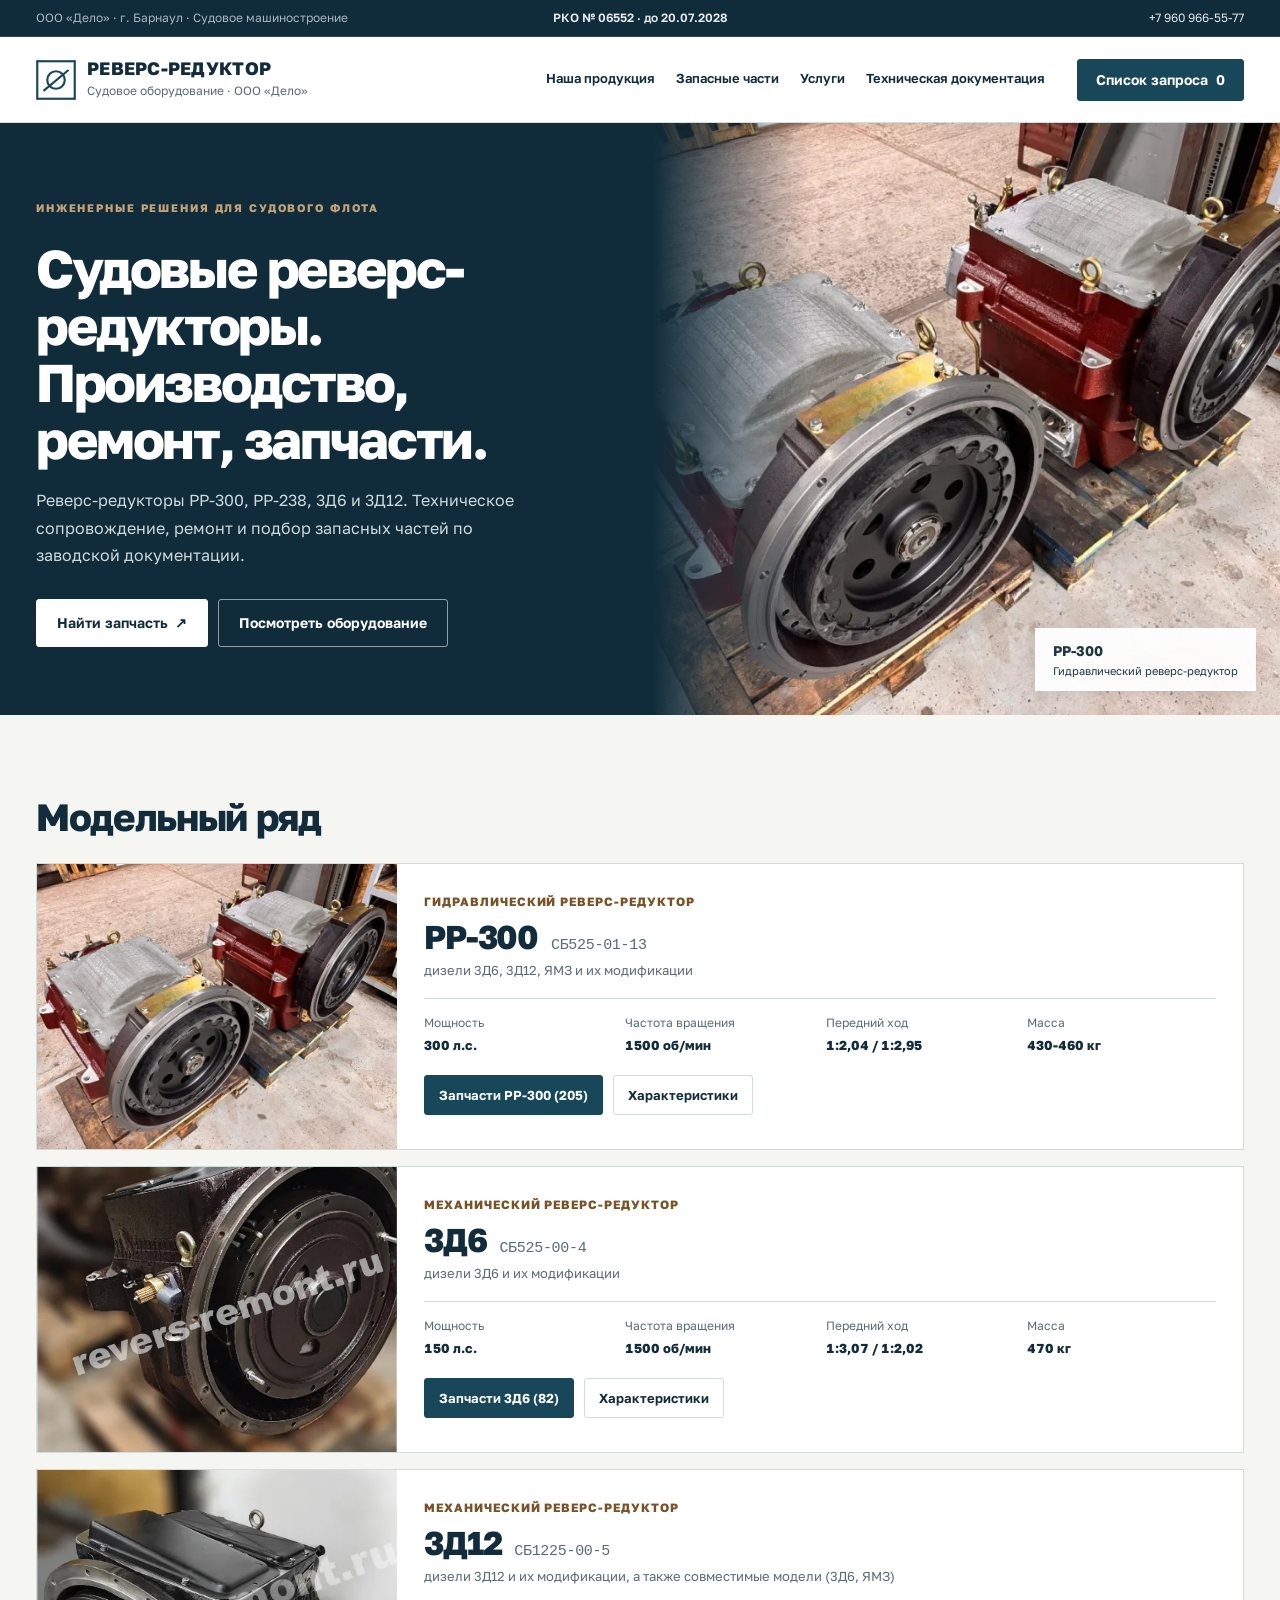
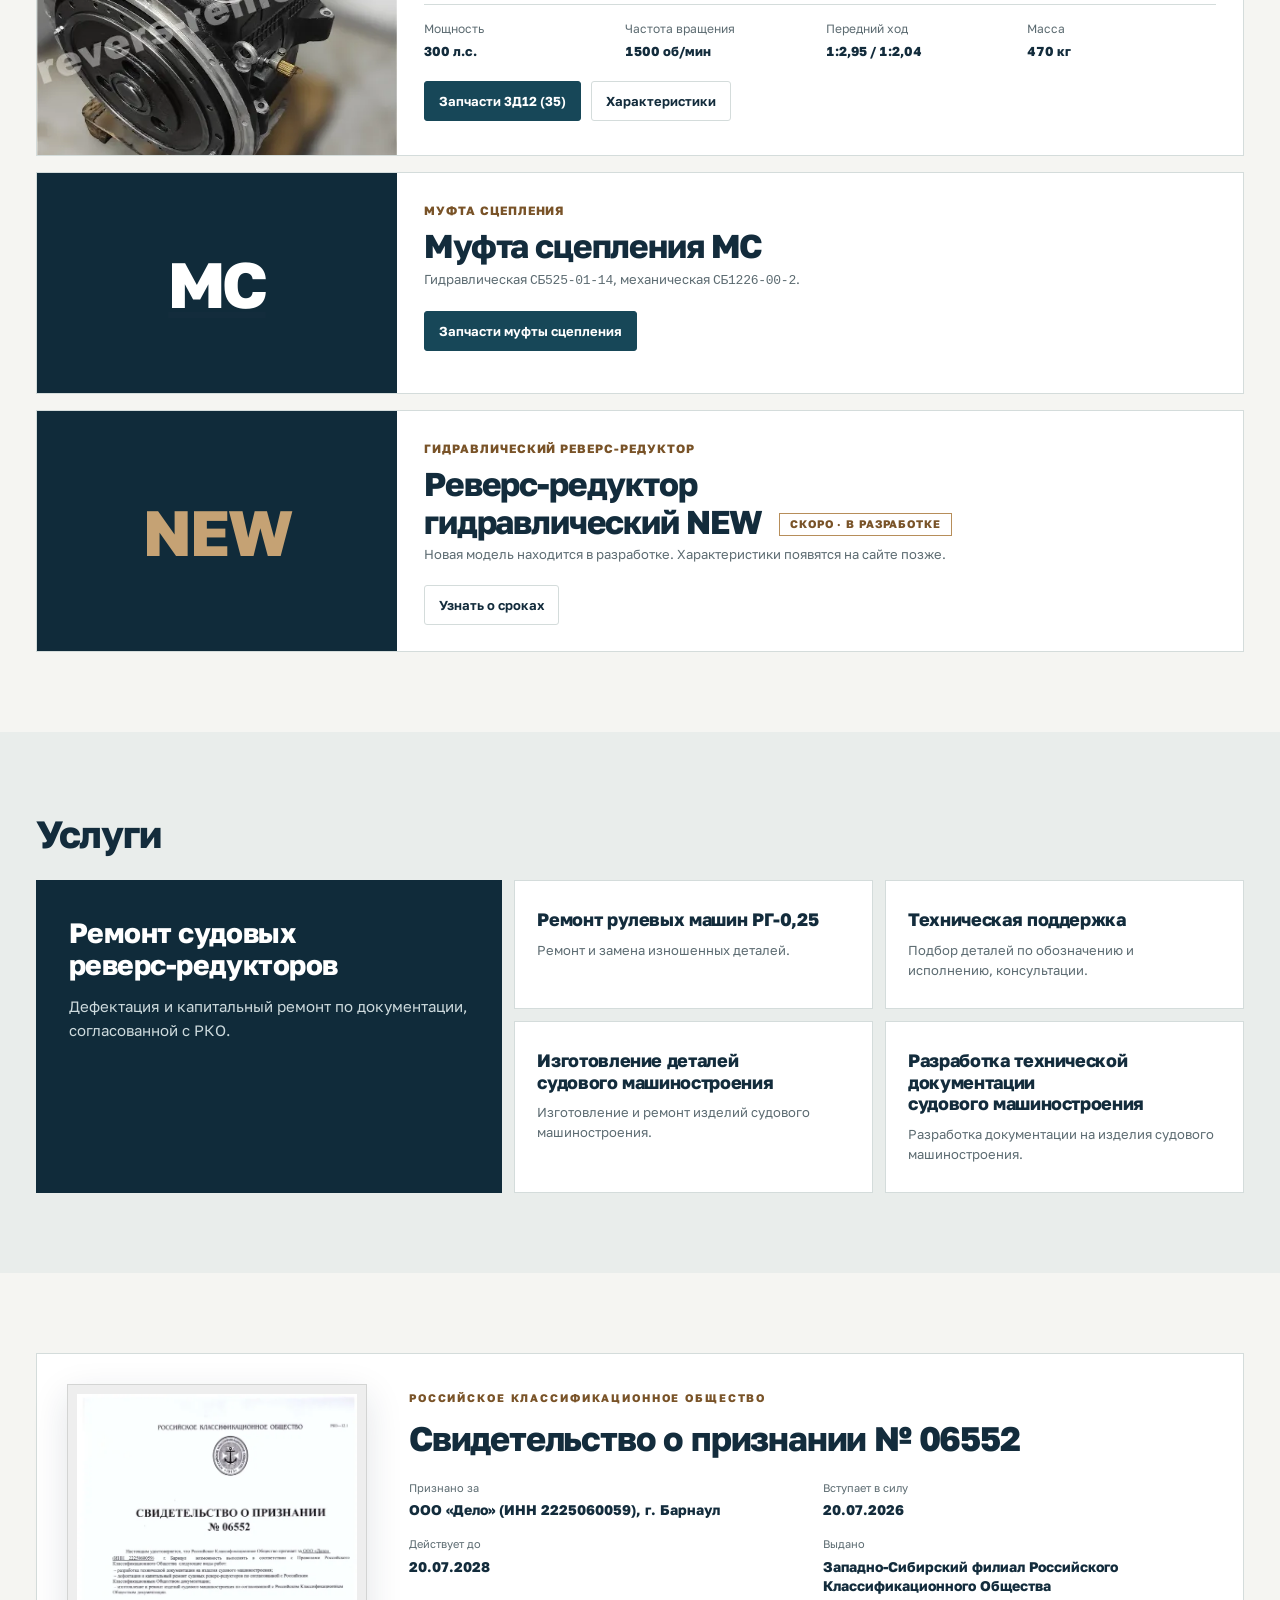
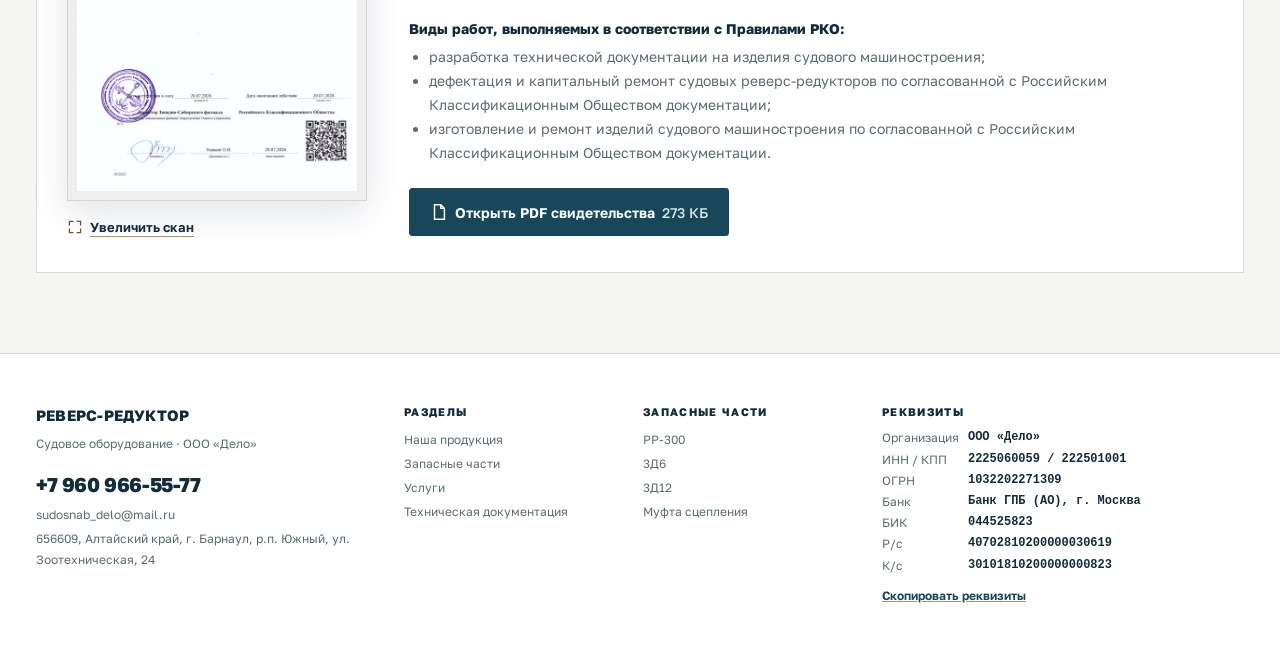
<file: c-r2/index.html>
<!doctype html>
<html lang="ru">
<head>
<meta charset="utf-8">
<meta name="viewport" content="width=device-width, initial-scale=1">
<meta name="robots" content="noindex, nofollow">
<meta name="color-scheme" content="light">
<title>Реверс-редуктор · ООО «Дело» · судовые реверс-редукторы</title>
<meta name="description" content="Судовые реверс-редукторы РР-300, РР-238, 3Д6 и 3Д12: производство, ремонт, запасные части по заводским каталогам. ООО «Дело», Барнаул.">
<link rel="preload" href="../shared/fonts/golos-text-cyrillic-wght-normal.woff2" as="font" type="font/woff2" crossorigin>
<link rel="stylesheet" href="../shared/fonts.css">
<link rel="stylesheet" href="style.css">
<link rel="icon" href="data:image/svg+xml,%3Csvg xmlns='http://www.w3.org/2000/svg' viewBox='0 0 32 32'%3E%3Crect x='1.5' y='1.5' width='29' height='29' fill='%23fff' stroke='%23172a3a' stroke-width='3'/%3E%3Ccircle cx='16' cy='16' r='7.5' fill='none' stroke='%23172a3a' stroke-width='2.6'/%3E%3Cpath d='M6 25L26 8' stroke='%23172a3a' stroke-width='2.6'/%3E%3C/svg%3E">
</head>
<body>
<a class="skip" href="#main">К содержанию</a>

<div class="strip">
  <div class="wrap strip-in">
    <span class="strip-l">ООО «Дело» · г. Барнаул · Судовое машиностроение</span>
    <span class="strip-c">РКО № 06552 · до 20.07.2028</span>
    <a class="strip-r" href="tel:+79609665577">+7 960 966-55-77</a>
  </div>
</div>

<header class="head">
  <div class="wrap head-in">
    <a class="brand" href="#" aria-label="Реверс-редуктор, на главную">
      <svg class="brand-mark" viewBox="0 0 48 48" aria-hidden="true"><rect x="1.5" y="1.5" width="45" height="45"/><circle cx="24" cy="24" r="10.5"/><path d="M9 37L39 12"/></svg>
      <span><span class="brand-name">Реверс-редуктор</span><span class="brand-sub">Судовое оборудование · ООО «Дело»</span></span>
    </a>
    <nav class="nav" aria-label="Разделы">
      <a href="#produkciya" data-nav="produkciya">Наша продукция</a>
      <a href="#katalog" data-nav="katalog">Запасные части</a>
      <a href="#uslugi" data-nav="uslugi">Услуги</a>
      <a href="#dokumenty" data-nav="dokumenty">Техническая документация</a>
    </nav>
    <button type="button" class="btn-list" data-cart-open aria-label="Список запроса"><span class="t">Список запроса</span> <span class="count" data-cart-count>0</span></button>
    <details class="burger">
      <summary aria-label="Меню"><span></span></summary>
      <nav aria-label="Разделы, мобильное меню">
        <a href="#produkciya">Наша продукция</a><a href="#katalog">Запасные части</a><a href="#uslugi">Услуги</a><a href="#dokumenty">Техническая документация</a>
        <a href="tel:+79609665577">+7 960 966-55-77</a>
      </nav>
    </details>
  </div>
</header>

<main id="main">
<div data-view="home">

  <section class="hero">
    <div class="hero-txt">
      <p class="eyebrow">Инженерные решения для судового флота</p>
      <h1>Судовые реверс-редукторы. Производство, ремонт, запчасти.</h1>
      <p class="hero-lead">Реверс-редукторы РР-300, РР-238, 3Д6 и 3Д12. Техническое сопровождение, ремонт и подбор запасных частей по заводской документации.</p>
      <p class="hero-btns"><a class="btn btn-white" href="#katalog">Найти запчасть <span aria-hidden="true">↗</span></a><a class="btn btn-line" href="#produkciya">Посмотреть оборудование</a></p>
    </div>
    <figure class="hero-pic">
      <img src="../assets/79a88550a41c-1400.webp" srcset="../assets/79a88550a41c-900.webp 900w, ../assets/79a88550a41c-1400.webp 1400w" sizes="(min-width: 900px) 50vw, 100vw" width="1400" height="1050" alt="Два реверс-редуктора РР-300 на поддонах в цехе" fetchpriority="high">
      <figcaption><b>РР-300</b><span>Гидравлический реверс-редуктор</span></figcaption>
    </figure>
  </section>

  <section class="sec sec-models" id="produkciya" aria-labelledby="models-h">
    <div class="wrap">
      <h2 id="models-h">Модельный ряд</h2>
      <div class="models" data-models></div>
    </div>
  </section>

  <section class="sec sec-svc" id="uslugi" aria-labelledby="svc-h">
    <div class="wrap">
      <h2 id="svc-h">Услуги</h2>
      <ul class="svc svc-r2">
        <li class="svc-lead"><h3>Ремонт судовых реверс-редукторов</h3><p>Дефектация и капитальный ремонт по документации, согласованной с РКО.</p></li>
        <li><h3>Ремонт рулевых машин РГ-0,25</h3><p>Ремонт и замена изношенных деталей.</p></li>
        <li><h3>Техническая поддержка</h3><p>Подбор деталей по обозначению и исполнению, консультации.</p></li>
        <li><h3>Изготовление деталей судового машиностроения</h3><p>Изготовление и ремонт изделий судового машиностроения.</p></li>
        <li><h3>Разработка технической документации судового машиностроения</h3><p>Разработка документации на изделия судового машиностроения.</p></li>
      </ul>
    </div>
  </section>

  <section class="sec" id="dokumenty" aria-labelledby="cert-h">
    <div class="wrap">
      <div class="cert">
        <div class="cert-scan">
          <a href="../assets/rko-06552-1200.webp" target="_blank" rel="noopener"><img src="../assets/rko-06552-600.webp" width="600" height="851" alt="Скан свидетельства о признании РКО № 06552" loading="lazy"></a>
          <a class="ilink" href="../assets/rko-06552-1200.webp" target="_blank" rel="noopener"><svg viewBox="0 0 20 20" aria-hidden="true"><path d="M3 8V3h5M17 8V3h-5M3 12v5h5M17 12v5h-5"/></svg>Увеличить скан</a>
        </div>
        <div class="cert-body">
          <p class="cert-kicker">Российское Классификационное Общество</p>
          <h2 id="cert-h">Свидетельство о признании № 06552</h2>
          <dl class="cert-kv">
            <div><dt>Признано за</dt><dd>ООО «Дело» (ИНН 2225060059), г. Барнаул</dd></div>
            <div><dt>Вступает в силу</dt><dd>20.07.2026</dd></div>
            <div><dt>Действует до</dt><dd>20.07.2028</dd></div>
            <div><dt>Выдано</dt><dd>Западно-Сибирский филиал Российского Классификационного Общества</dd></div>
          </dl>
          <p class="cert-h3">Виды работ, выполняемых в соответствии с Правилами РКО:</p>
          <ul class="cert-list">
            <li>разработка технической документации на изделия судового машиностроения;</li>
            <li>дефектация и капитальный ремонт судовых реверс-редукторов по согласованной с Российским Классификационным Обществом документации;</li>
            <li>изготовление и ремонт изделий судового машиностроения по согласованной с Российским Классификационным Обществом документации.</li>
          </ul>
          <a class="btn btn-pale" href="../assets/svidetelstvo-rko-06552.pdf" target="_blank" rel="noopener"><svg viewBox="0 0 20 20" aria-hidden="true"><path d="M5 2h7l4 4v12H5z M12 2v4h4"/></svg>Открыть PDF свидетельства <span class="muted">273&nbsp;КБ</span></a>
        </div>
      </div>
    </div>
  </section>

</div>

<div data-view="cat" hidden>
  <div class="wrap cat" data-cat></div>
</div>
</main>

<footer class="foot foot-r2" id="kontakty">
  <div class="wrap">
    <div class="foot-grid">
      <div class="foot-contact">
        <p class="foot-name">Реверс-редуктор</p>
        <p>Судовое оборудование · ООО «Дело»</p>
        <p class="foot-phone"><a href="tel:+79609665577">+7 960 966-55-77</a></p>
        <p><a href="mailto:sudosnab_delo@mail.ru">sudosnab_delo@mail.ru</a></p>
        <p>656609, Алтайский край, г. Барнаул, р.п. Южный, ул. Зоотехническая, 24</p>
      </div>
      <nav aria-label="Разделы, подвал"><p class="foot-h">Разделы</p><a href="#produkciya">Наша продукция</a><a href="#katalog">Запасные части</a><a href="#uslugi">Услуги</a><a href="#dokumenty">Техническая документация</a></nav>
      <nav aria-label="Запасные части, подвал"><p class="foot-h">Запасные части</p><a href="#katalog/rr-300">РР-300</a><a href="#katalog/3d6">3Д6</a><a href="#katalog/3d12">3Д12</a><a href="#katalog/mufta-ms">Муфта сцепления</a></nav>
      <div class="foot-req">
        <p class="foot-h">Реквизиты</p>
        <dl class="req" id="req">
          <div><dt>Организация</dt><dd>ООО «Дело»</dd></div>
          <div><dt>ИНН / КПП</dt><dd>2225060059 / 222501001</dd></div>
          <div><dt>ОГРН</dt><dd>1032202271309</dd></div>
          <div><dt>Банк</dt><dd>Банк ГПБ (АО), г. Москва</dd></div>
          <div><dt>БИК</dt><dd>044525823</dd></div>
          <div><dt>Р/с</dt><dd>40702810200000030619</dd></div>
          <div><dt>К/с</dt><dd>30101810200000000823</dd></div>
        </dl>
        <button type="button" class="linkish" data-copy-req>Скопировать реквизиты</button>
      </div>
    </div>
  </div>
</footer>

<dialog id="cart" aria-labelledby="cart-h">
  <div class="cart-in">
    <header class="cart-head"><h2 id="cart-h">Список запроса</h2><button type="button" class="cart-close" data-cart-close aria-label="Закрыть">×</button></header>
    <p id="cart-empty" class="muted">Список пуст. Добавьте позиции кнопкой «В запрос» в каталоге или напишите обозначения в письме.</p>
    <ol id="cart-items" class="cart-items"></ol>
    <div class="cart-actions">
      <button type="button" class="btn btn-white" data-cart-mail data-need-items>Написать письмо с запросом</button>
      <button type="button" class="btn btn-line" data-cart-copy data-need-items>Скопировать список</button>
      <button type="button" class="linkish" data-cart-clear data-need-items>Очистить</button>
    </div>
    <p class="muted small">Письмо откроется в вашей почтовой программе. Или позвоните: <a href="tel:+79609665577">+7 960 966-55-77</a>.</p>
  </div>
</dialog>
<div id="toast" class="toast" role="status" aria-live="polite"></div>

<script src="../shared/data.js"></script>
<script src="../shared/schema.js"></script>
<script src="app.js"></script>
</body>
</html>
</file>
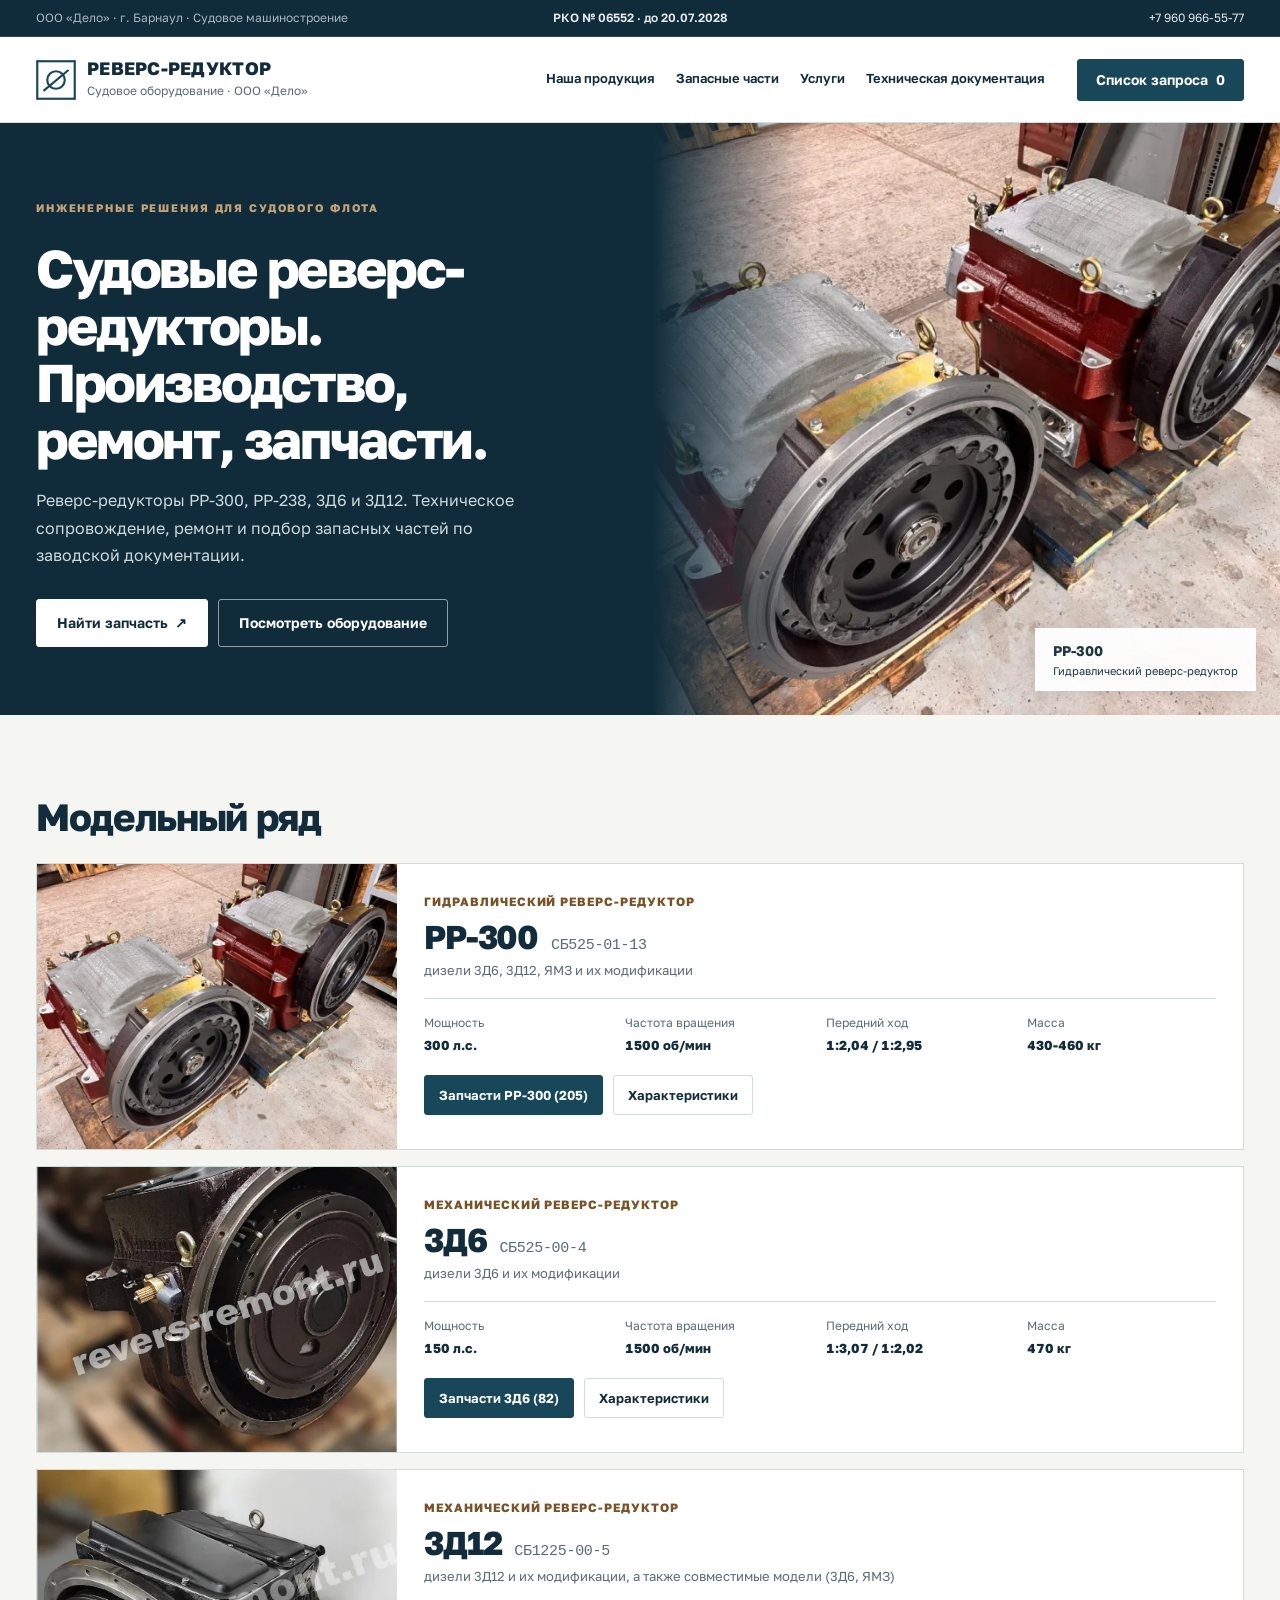
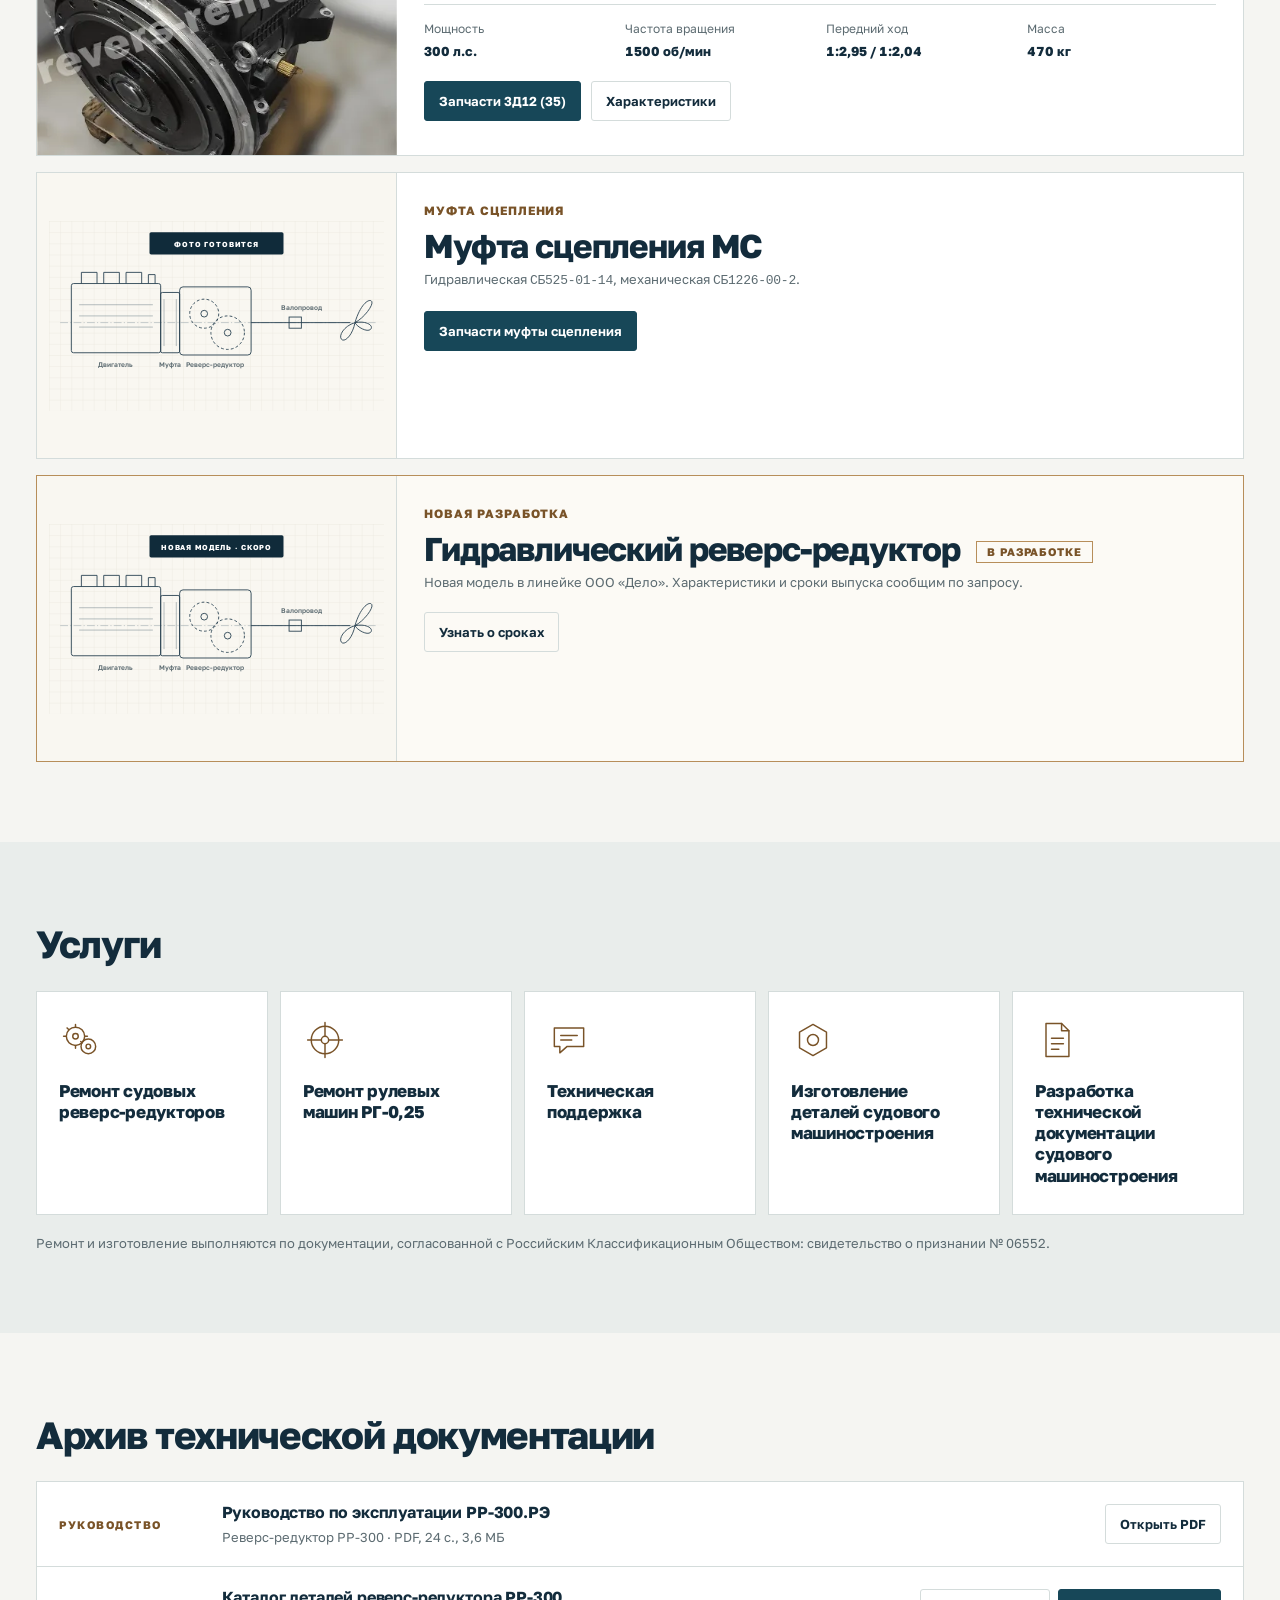
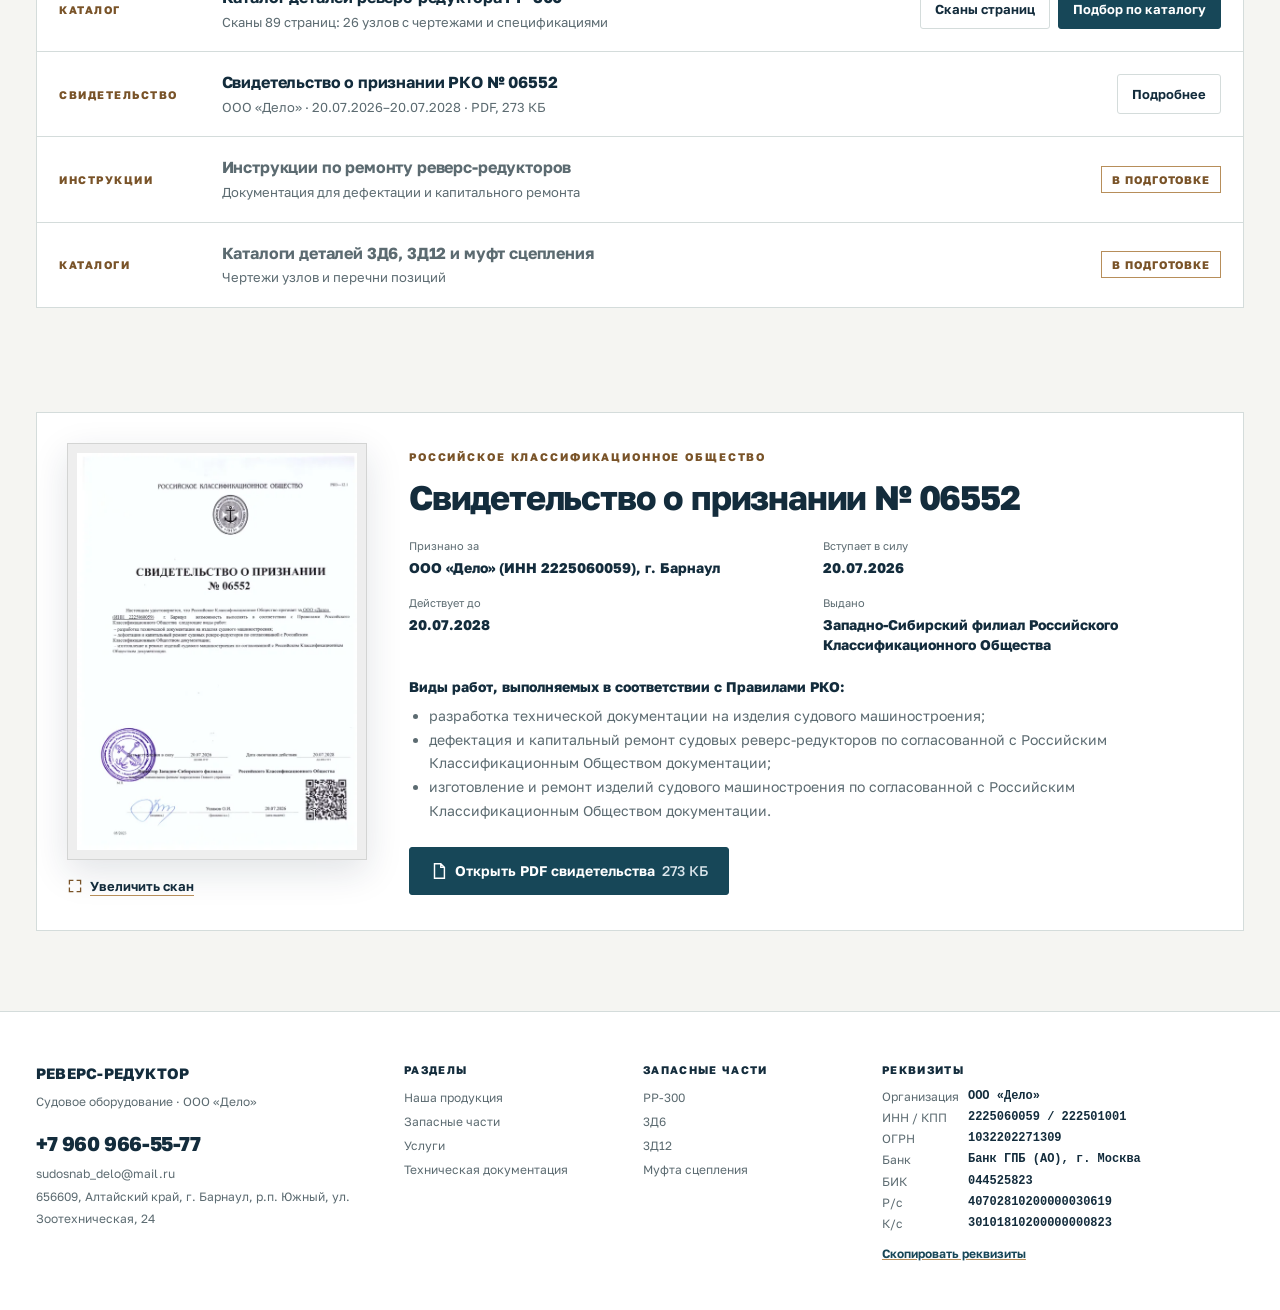
<file: c-r3/index.html>
<!doctype html>
<html lang="ru">
<head>
<meta charset="utf-8">
<meta name="viewport" content="width=device-width, initial-scale=1">
<meta name="robots" content="noindex, nofollow">
<meta name="color-scheme" content="light">
<title>Реверс-редуктор · ООО «Дело» · судовые реверс-редукторы</title>
<meta name="description" content="Судовые реверс-редукторы РР-300, РР-238, 3Д6 и 3Д12: производство, ремонт, запасные части по заводским каталогам. ООО «Дело», Барнаул.">
<link rel="preload" href="../shared/fonts/golos-text-cyrillic-wght-normal.woff2" as="font" type="font/woff2" crossorigin>
<link rel="stylesheet" href="../shared/fonts.css">
<link rel="stylesheet" href="style.css">
<link rel="icon" href="data:image/svg+xml,%3Csvg xmlns='http://www.w3.org/2000/svg' viewBox='0 0 32 32'%3E%3Crect x='1.5' y='1.5' width='29' height='29' fill='%23fff' stroke='%23172a3a' stroke-width='3'/%3E%3Ccircle cx='16' cy='16' r='7.5' fill='none' stroke='%23172a3a' stroke-width='2.6'/%3E%3Cpath d='M6 25L26 8' stroke='%23172a3a' stroke-width='2.6'/%3E%3C/svg%3E">
</head>
<body>
<a class="skip" href="#main">К содержанию</a>

<div class="strip">
  <div class="wrap strip-in">
    <span class="strip-l">ООО «Дело» · г. Барнаул · Судовое машиностроение</span>
    <span class="strip-c">РКО № 06552 · до 20.07.2028</span>
    <a class="strip-r" href="tel:+79609665577">+7 960 966-55-77</a>
  </div>
</div>

<header class="head">
  <div class="wrap head-in">
    <a class="brand" href="#" aria-label="Реверс-редуктор, на главную">
      <svg class="brand-mark" viewBox="0 0 48 48" aria-hidden="true"><rect x="1.5" y="1.5" width="45" height="45"/><circle cx="24" cy="24" r="10.5"/><path d="M9 37L39 12"/></svg>
      <span><span class="brand-name">Реверс-редуктор</span><span class="brand-sub">Судовое оборудование · ООО «Дело»</span></span>
    </a>
    <nav class="nav" aria-label="Разделы">
      <a href="#produkciya" data-nav="produkciya">Наша продукция</a>
      <a href="#katalog" data-nav="katalog">Запасные части</a>
      <a href="#uslugi" data-nav="uslugi">Услуги</a>
      <a href="#dokumenty" data-nav="dokumenty">Техническая документация</a>
    </nav>
    <button type="button" class="btn-list" data-cart-open aria-label="Список запроса"><span class="t">Список запроса</span> <span class="count" data-cart-count>0</span></button>
    <details class="burger">
      <summary aria-label="Меню"><span></span></summary>
      <nav aria-label="Разделы, мобильное меню">
        <a href="#produkciya">Наша продукция</a><a href="#katalog">Запасные части</a><a href="#uslugi">Услуги</a><a href="#dokumenty">Техническая документация</a>
        <a href="tel:+79609665577">+7 960 966-55-77</a>
      </nav>
    </details>
  </div>
</header>

<main id="main">
<div data-view="home">

  <section class="hero">
    <div class="hero-txt">
      <p class="eyebrow">Инженерные решения для судового флота</p>
      <h1>Судовые реверс-редукторы. Производство, ремонт, запчасти.</h1>
      <p class="hero-lead">Реверс-редукторы РР-300, РР-238, 3Д6 и 3Д12. Техническое сопровождение, ремонт и подбор запасных частей по заводской документации.</p>
      <p class="hero-btns"><a class="btn btn-white" href="#katalog">Найти запчасть <span aria-hidden="true">↗</span></a><a class="btn btn-line" href="#produkciya">Посмотреть оборудование</a></p>
    </div>
    <figure class="hero-pic">
      <img src="../assets/79a88550a41c-1400.webp" srcset="../assets/79a88550a41c-900.webp 900w, ../assets/79a88550a41c-1400.webp 1400w" sizes="(min-width: 900px) 50vw, 100vw" width="1400" height="1050" alt="Два реверс-редуктора РР-300 на поддонах в цехе" fetchpriority="high">
      <figcaption><b>РР-300</b><span>Гидравлический реверс-редуктор</span></figcaption>
    </figure>
  </section>

  <section class="sec sec-models" id="produkciya" aria-labelledby="models-h">
    <div class="wrap">
      <h2 id="models-h">Модельный ряд</h2>
      <div class="models" data-models></div>
    </div>
  </section>

  <section class="sec sec-svc" id="uslugi" aria-labelledby="svc-h">
    <div class="wrap">
      <h2 id="svc-h">Услуги</h2>
      <ul class="svc3">
        <li><svg viewBox="0 0 48 48" aria-hidden="true"><circle cx="18" cy="20" r="10"/><circle cx="18" cy="20" r="3"/><circle cx="32" cy="31" r="8"/><circle cx="32" cy="31" r="2.5"/><path d="M18 7v3M18 30v3M5 20h3M28 20h3M8.8 10.8l2.1 2.1M25.1 27.1l-1.4-1.4"/></svg><h3>Ремонт судовых реверс-редукторов</h3></li>
        <li><svg viewBox="0 0 48 48" aria-hidden="true"><circle cx="24" cy="24" r="15"/><circle cx="24" cy="24" r="4"/><path d="M24 9v11M24 28v11M9 24h11M28 24h11M24 5v4M24 39v4M5 24h4M39 24h4"/></svg><h3>Ремонт рулевых машин РГ-0,25</h3></li>
        <li><svg viewBox="0 0 48 48" aria-hidden="true"><path d="M8 11h32v20H22l-8 7v-7H8z"/><path d="M15 19h18M15 24h12"/></svg><h3>Техническая поддержка</h3></li>
        <li><svg viewBox="0 0 48 48" aria-hidden="true"><path d="M24 7l14.7 8.5v17L24 41 9.3 32.5v-17z"/><circle cx="24" cy="24" r="6"/></svg><h3>Изготовление деталей судового машиностроения</h3></li>
        <li><svg viewBox="0 0 48 48" aria-hidden="true"><path d="M12 6h17l8 8v28H12z"/><path d="M29 6v8h8M18 22h13M18 28h13M18 34h8"/></svg><h3>Разработка технической документации судового машиностроения</h3></li>
      </ul>
      <p class="svc3-note">Ремонт и изготовление выполняются по документации, согласованной с Российским Классификационным Обществом: свидетельство о признании № 06552.</p>
    </div>
  </section>

  <section class="sec sec-docs" id="dokumenty" aria-labelledby="docs-h">
    <div class="wrap">
      <h2 id="docs-h">Архив технической документации</h2>
      <ul class="arch">
        <li><span class="arch-k">Руководство</span><div><b>Руководство по эксплуатации РР-300.РЭ</b><span>Реверс-редуктор РР-300 · PDF, 24&nbsp;с., 3,6&nbsp;МБ</span></div>
          <p class="arch-a"><a class="btn btn-line btn-sm" href="../assets/rr300-rukovodstvo.pdf" target="_blank" rel="noopener">Открыть PDF</a></p></li>
        <li><span class="arch-k">Каталог</span><div><b>Каталог деталей реверс-редуктора РР-300</b><span>Сканы 89 страниц: 26 узлов с чертежами и спецификациями</span></div>
          <p class="arch-a"><a class="btn btn-line btn-sm" href="#arhiv/katalog-rr300">Сканы страниц</a><a class="btn btn-sm" href="#katalog/rr-300">Подбор по каталогу</a></p></li>
        <li><span class="arch-k">Свидетельство</span><div><b>Свидетельство о признании РКО № 06552</b><span>ООО «Дело» · 20.07.2026–20.07.2028 · PDF, 273&nbsp;КБ</span></div>
          <p class="arch-a"><a class="btn btn-line btn-sm" href="#svidetelstvo">Подробнее</a></p></li>
        <li class="arch-soon"><span class="arch-k">Инструкции</span><div><b>Инструкции по ремонту реверс-редукторов</b><span>Документация для дефектации и капитального ремонта</span></div>
          <p class="arch-a"><span class="badge">В подготовке</span></p></li>
        <li class="arch-soon"><span class="arch-k">Каталоги</span><div><b>Каталоги деталей 3Д6, 3Д12 и муфт сцепления</b><span>Чертежи узлов и перечни позиций</span></div>
          <p class="arch-a"><span class="badge">В подготовке</span></p></li>
      </ul>
    </div>
  </section>

  <section class="sec" id="svidetelstvo" aria-labelledby="cert-h">
    <div class="wrap">
      <div class="cert">
        <div class="cert-scan">
          <a href="../assets/rko-06552-1200.webp" target="_blank" rel="noopener"><img src="../assets/rko-06552-600.webp" width="600" height="851" alt="Скан свидетельства о признании РКО № 06552" loading="lazy"></a>
          <a class="ilink" href="../assets/rko-06552-1200.webp" target="_blank" rel="noopener"><svg viewBox="0 0 20 20" aria-hidden="true"><path d="M3 8V3h5M17 8V3h-5M3 12v5h5M17 12v5h-5"/></svg>Увеличить скан</a>
        </div>
        <div class="cert-body">
          <p class="cert-kicker">Российское Классификационное Общество</p>
          <h2 id="cert-h">Свидетельство о признании № 06552</h2>
          <dl class="cert-kv">
            <div><dt>Признано за</dt><dd>ООО «Дело» (ИНН 2225060059), г. Барнаул</dd></div>
            <div><dt>Вступает в силу</dt><dd>20.07.2026</dd></div>
            <div><dt>Действует до</dt><dd>20.07.2028</dd></div>
            <div><dt>Выдано</dt><dd>Западно-Сибирский филиал Российского Классификационного Общества</dd></div>
          </dl>
          <p class="cert-h3">Виды работ, выполняемых в соответствии с Правилами РКО:</p>
          <ul class="cert-list">
            <li>разработка технической документации на изделия судового машиностроения;</li>
            <li>дефектация и капитальный ремонт судовых реверс-редукторов по согласованной с Российским Классификационным Обществом документации;</li>
            <li>изготовление и ремонт изделий судового машиностроения по согласованной с Российским Классификационным Обществом документации.</li>
          </ul>
          <a class="btn btn-pale" href="../assets/svidetelstvo-rko-06552.pdf" target="_blank" rel="noopener"><svg viewBox="0 0 20 20" aria-hidden="true"><path d="M5 2h7l4 4v12H5z M12 2v4h4"/></svg>Открыть PDF свидетельства <span class="muted">273&nbsp;КБ</span></a>
        </div>
      </div>
    </div>
  </section>

</div>

<div data-view="cat" hidden>
  <div class="wrap cat" data-cat></div>
</div>
</main>

<footer class="foot foot-r2" id="kontakty">
  <div class="wrap">
    <div class="foot-grid">
      <div class="foot-contact">
        <p class="foot-name">Реверс-редуктор</p>
        <p>Судовое оборудование · ООО «Дело»</p>
        <p class="foot-phone"><a href="tel:+79609665577">+7 960 966-55-77</a></p>
        <p><a href="mailto:sudosnab_delo@mail.ru">sudosnab_delo@mail.ru</a></p>
        <p>656609, Алтайский край, г. Барнаул, р.п. Южный, ул. Зоотехническая, 24</p>
      </div>
      <nav aria-label="Разделы, подвал"><p class="foot-h">Разделы</p><a href="#produkciya">Наша продукция</a><a href="#katalog">Запасные части</a><a href="#uslugi">Услуги</a><a href="#dokumenty">Техническая документация</a></nav>
      <nav aria-label="Запасные части, подвал"><p class="foot-h">Запасные части</p><a href="#katalog/rr-300">РР-300</a><a href="#katalog/3d6">3Д6</a><a href="#katalog/3d12">3Д12</a><a href="#katalog/mufta-ms">Муфта сцепления</a></nav>
      <div class="foot-req">
        <p class="foot-h">Реквизиты</p>
        <dl class="req" id="req">
          <div><dt>Организация</dt><dd>ООО «Дело»</dd></div>
          <div><dt>ИНН / КПП</dt><dd>2225060059 / 222501001</dd></div>
          <div><dt>ОГРН</dt><dd>1032202271309</dd></div>
          <div><dt>Банк</dt><dd>Банк ГПБ (АО), г. Москва</dd></div>
          <div><dt>БИК</dt><dd>044525823</dd></div>
          <div><dt>Р/с</dt><dd>40702810200000030619</dd></div>
          <div><dt>К/с</dt><dd>30101810200000000823</dd></div>
        </dl>
        <button type="button" class="linkish" data-copy-req>Скопировать реквизиты</button>
      </div>
    </div>
  </div>
</footer>

<dialog id="cart" aria-labelledby="cart-h">
  <div class="cart-in">
    <header class="cart-head"><h2 id="cart-h">Список запроса</h2><button type="button" class="cart-close" data-cart-close aria-label="Закрыть">×</button></header>
    <p id="cart-empty" class="muted">Список пуст. Добавьте позиции кнопкой «В запрос» в каталоге или напишите обозначения в письме.</p>
    <ol id="cart-items" class="cart-items"></ol>
    <div class="cart-actions">
      <button type="button" class="btn btn-white" data-cart-mail data-need-items>Написать письмо с запросом</button>
      <button type="button" class="btn btn-line" data-cart-copy data-need-items>Скопировать список</button>
      <button type="button" class="linkish" data-cart-clear data-need-items>Очистить</button>
    </div>
    <p class="muted small">Письмо откроется в вашей почтовой программе. Или позвоните: <a href="tel:+79609665577">+7 960 966-55-77</a>.</p>
  </div>
</dialog>
<div id="toast" class="toast" role="status" aria-live="polite"></div>

<script src="../shared/data.js"></script>
<script src="../shared/schema.js"></script>
<script src="app.js"></script>
</body>
</html>
</file>
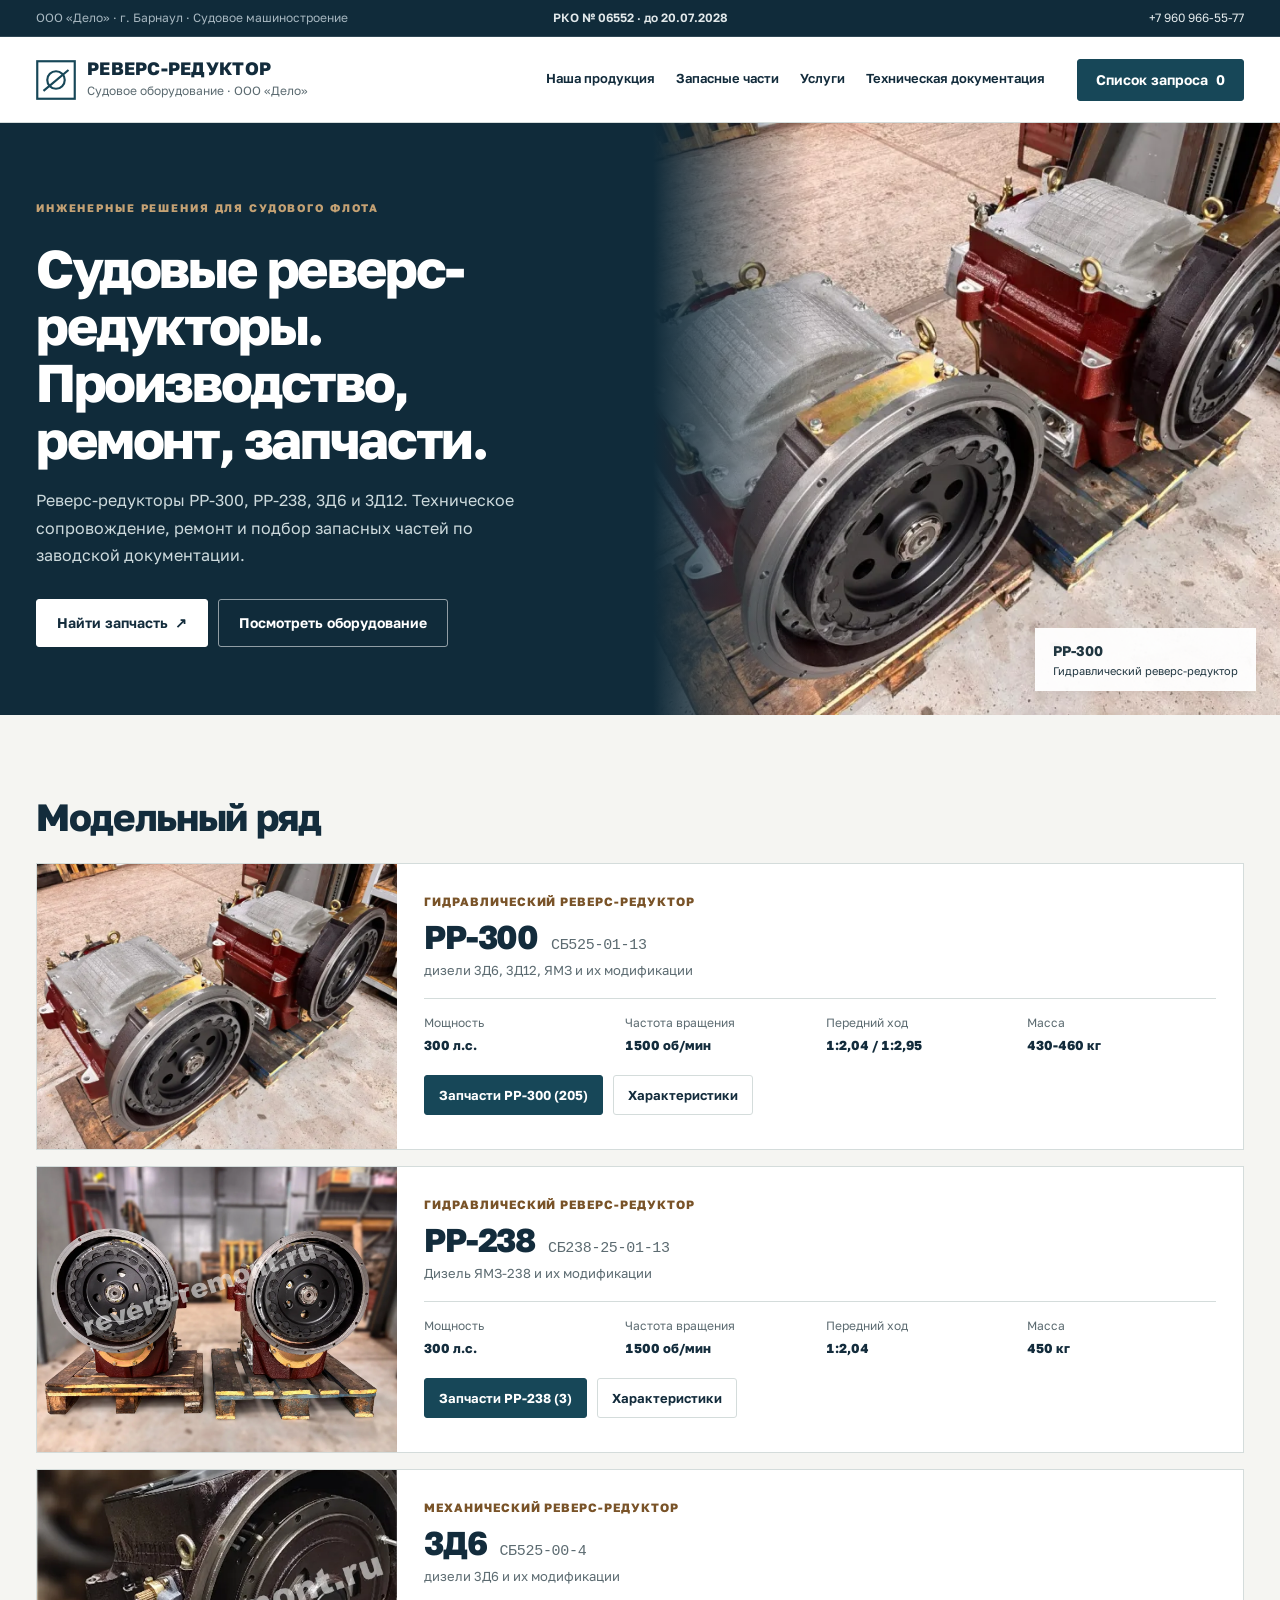
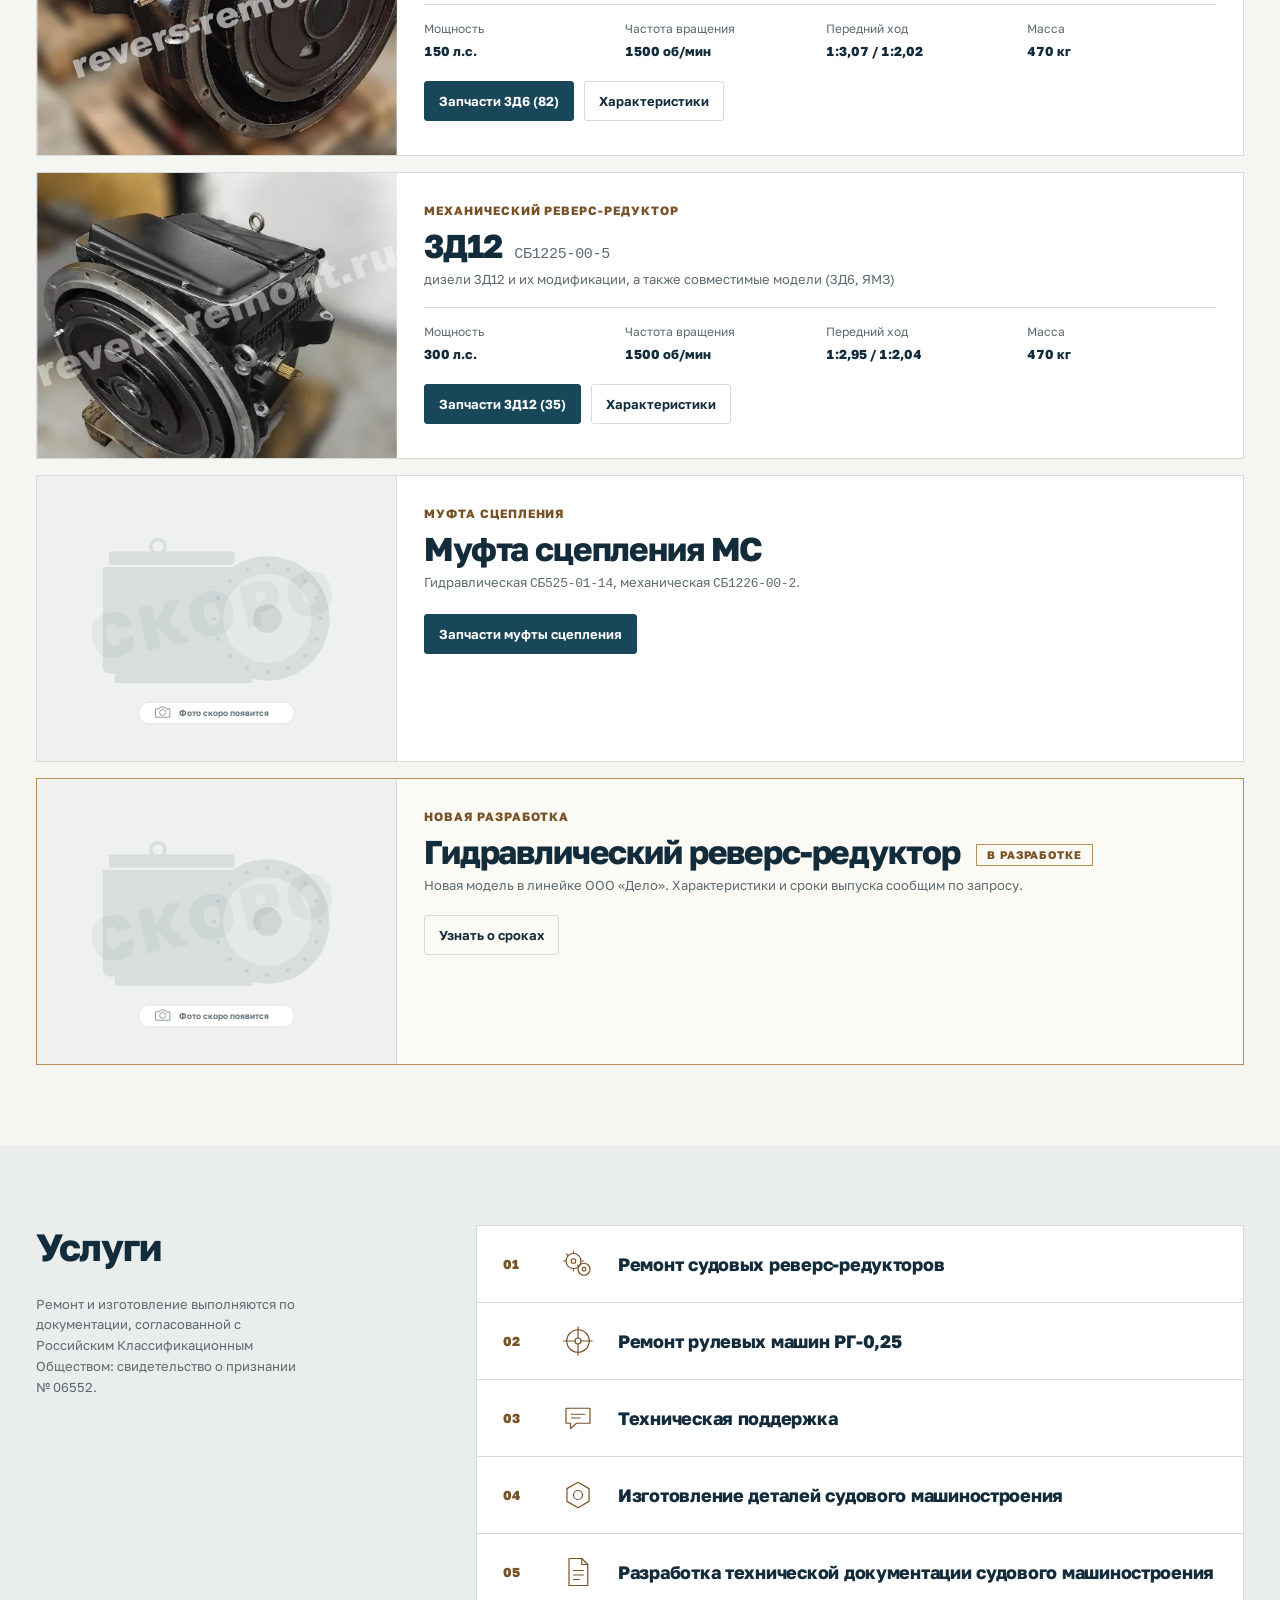
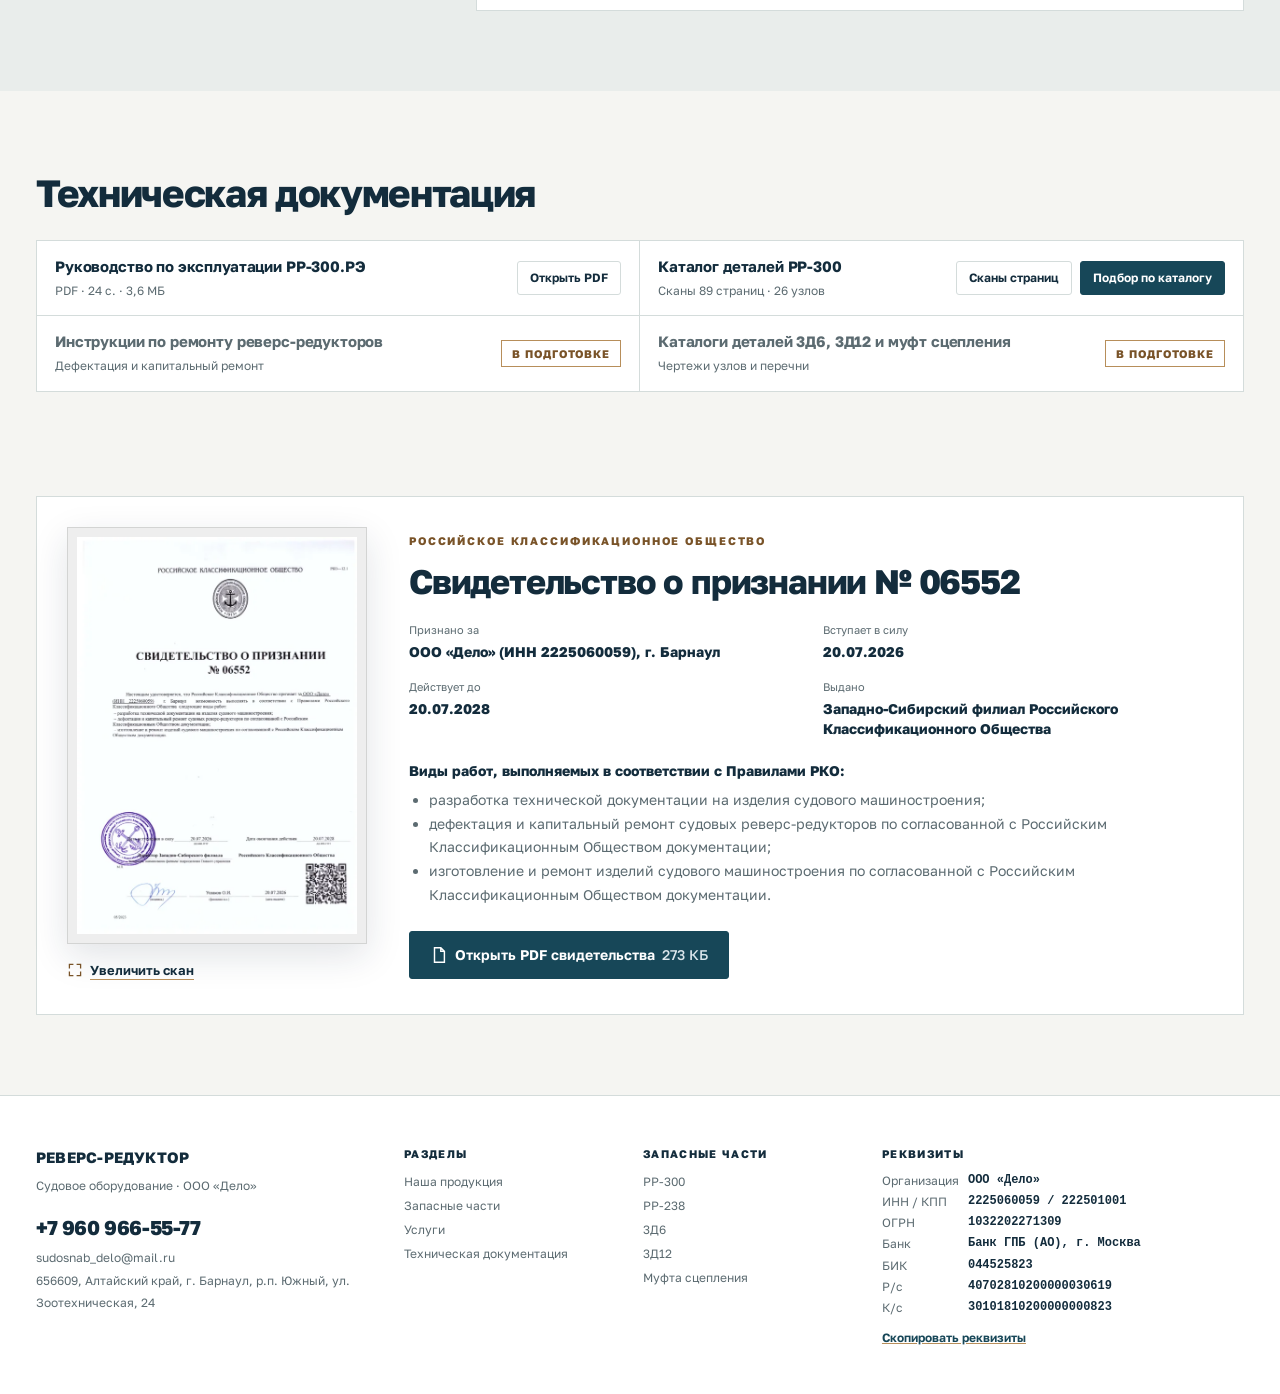
<file: c-r4/index.html>
<!doctype html>
<html lang="ru">
<head>
<meta charset="utf-8">
<meta name="viewport" content="width=device-width, initial-scale=1">
<meta name="robots" content="noindex, nofollow">
<meta name="color-scheme" content="light">
<title>Реверс-редуктор · ООО «Дело» · судовые реверс-редукторы</title>
<meta name="description" content="Судовые реверс-редукторы РР-300, РР-238, 3Д6 и 3Д12: производство, ремонт, запасные части по заводским каталогам. ООО «Дело», Барнаул.">
<link rel="preload" href="../shared/fonts/golos-text-cyrillic-wght-normal.woff2" as="font" type="font/woff2" crossorigin>
<link rel="stylesheet" href="../shared/fonts.css">
<link rel="stylesheet" href="style.css">
<link rel="icon" href="data:image/svg+xml,%3Csvg xmlns='http://www.w3.org/2000/svg' viewBox='0 0 32 32'%3E%3Crect x='1.5' y='1.5' width='29' height='29' fill='%23fff' stroke='%23172a3a' stroke-width='3'/%3E%3Ccircle cx='16' cy='16' r='7.5' fill='none' stroke='%23172a3a' stroke-width='2.6'/%3E%3Cpath d='M6 25L26 8' stroke='%23172a3a' stroke-width='2.6'/%3E%3C/svg%3E">
</head>
<body>
<a class="skip" href="#main">К содержанию</a>

<div class="strip">
  <div class="wrap strip-in">
    <span class="strip-l">ООО «Дело» · г. Барнаул · Судовое машиностроение</span>
    <span class="strip-c">РКО № 06552 · до 20.07.2028</span>
    <a class="strip-r" href="tel:+79609665577">+7 960 966-55-77</a>
  </div>
</div>

<header class="head">
  <div class="wrap head-in">
    <a class="brand" href="#" aria-label="Реверс-редуктор, на главную">
      <svg class="brand-mark" viewBox="0 0 48 48" aria-hidden="true"><rect x="1.5" y="1.5" width="45" height="45"/><circle cx="24" cy="24" r="10.5"/><path d="M9 37L39 12"/></svg>
      <span><span class="brand-name">Реверс-редуктор</span><span class="brand-sub">Судовое оборудование · ООО «Дело»</span></span>
    </a>
    <nav class="nav" aria-label="Разделы">
      <a href="#produkciya" data-nav="produkciya">Наша продукция</a>
      <a href="#katalog" data-nav="katalog">Запасные части</a>
      <a href="#uslugi" data-nav="uslugi">Услуги</a>
      <a href="#dokumenty" data-nav="dokumenty">Техническая документация</a>
    </nav>
    <button type="button" class="btn-list" data-cart-open aria-label="Список запроса"><span class="t">Список запроса</span> <span class="count" data-cart-count>0</span></button>
    <details class="burger">
      <summary aria-label="Меню"><span></span></summary>
      <nav aria-label="Разделы, мобильное меню">
        <a href="#produkciya">Наша продукция</a><a href="#katalog">Запасные части</a><a href="#uslugi">Услуги</a><a href="#dokumenty">Техническая документация</a>
        <a href="tel:+79609665577">+7 960 966-55-77</a>
      </nav>
    </details>
  </div>
</header>

<main id="main">
<div data-view="home">

  <section class="hero">
    <div class="hero-txt">
      <p class="eyebrow">Инженерные решения для судового флота</p>
      <h1>Судовые реверс-редукторы. Производство, ремонт, запчасти.</h1>
      <p class="hero-lead">Реверс-редукторы РР-300, РР-238, 3Д6 и 3Д12. Техническое сопровождение, ремонт и подбор запасных частей по заводской документации.</p>
      <p class="hero-btns"><a class="btn btn-white" href="#katalog">Найти запчасть <span aria-hidden="true">↗</span></a><a class="btn btn-line" href="#produkciya">Посмотреть оборудование</a></p>
    </div>
    <figure class="hero-pic">
      <img src="../assets/79a88550a41c-1400.webp" srcset="../assets/79a88550a41c-900.webp 900w, ../assets/79a88550a41c-1400.webp 1400w" sizes="(min-width: 900px) 50vw, 100vw" width="1400" height="1050" alt="Два реверс-редуктора РР-300 на поддонах в цехе" fetchpriority="high">
      <figcaption><b>РР-300</b><span>Гидравлический реверс-редуктор</span></figcaption>
    </figure>
  </section>

  <section class="sec sec-models" id="produkciya" aria-labelledby="models-h">
    <div class="wrap">
      <h2 id="models-h">Модельный ряд</h2>
      <div class="models" data-models></div>
    </div>
  </section>

  <section class="sec sec-svc" id="uslugi" aria-labelledby="svc-h">
    <div class="wrap">
      <h2 id="svc-h">Услуги</h2>
      <ul class="svc3">
        <li><svg viewBox="0 0 48 48" aria-hidden="true"><circle cx="18" cy="20" r="10"/><circle cx="18" cy="20" r="3"/><circle cx="32" cy="31" r="8"/><circle cx="32" cy="31" r="2.5"/><path d="M18 7v3M18 30v3M5 20h3M28 20h3M8.8 10.8l2.1 2.1M25.1 27.1l-1.4-1.4"/></svg><h3>Ремонт судовых реверс-редукторов</h3></li>
        <li><svg viewBox="0 0 48 48" aria-hidden="true"><circle cx="24" cy="24" r="15"/><circle cx="24" cy="24" r="4"/><path d="M24 9v11M24 28v11M9 24h11M28 24h11M24 5v4M24 39v4M5 24h4M39 24h4"/></svg><h3>Ремонт рулевых машин РГ-0,25</h3></li>
        <li><svg viewBox="0 0 48 48" aria-hidden="true"><path d="M8 11h32v20H22l-8 7v-7H8z"/><path d="M15 19h18M15 24h12"/></svg><h3>Техническая поддержка</h3></li>
        <li><svg viewBox="0 0 48 48" aria-hidden="true"><path d="M24 7l14.7 8.5v17L24 41 9.3 32.5v-17z"/><circle cx="24" cy="24" r="6"/></svg><h3>Изготовление деталей судового машиностроения</h3></li>
        <li><svg viewBox="0 0 48 48" aria-hidden="true"><path d="M12 6h17l8 8v28H12z"/><path d="M29 6v8h8M18 22h13M18 28h13M18 34h8"/></svg><h3>Разработка технической документации судового машиностроения</h3></li>
      </ul>
      <p class="svc3-note">Ремонт и изготовление выполняются по документации, согласованной с Российским Классификационным Обществом: свидетельство о признании № 06552.</p>
    </div>
  </section>

  <section class="sec sec-docs" id="dokumenty" aria-labelledby="docs-h">
    <div class="wrap">
      <h2 id="docs-h">Техническая документация</h2>
      <ul class="arch">
        <li><div><b>Руководство по эксплуатации РР-300.РЭ</b><span>PDF · 24&nbsp;с. · 3,6&nbsp;МБ</span></div>
          <p class="arch-a"><a class="btn btn-line btn-sm" href="../assets/rr300-rukovodstvo.pdf" target="_blank" rel="noopener">Открыть PDF</a></p></li>
        <li><div><b>Каталог деталей РР-300</b><span>Сканы 89 страниц · 26 узлов</span></div>
          <p class="arch-a"><a class="btn btn-line btn-sm" href="#arhiv/katalog-rr300">Сканы страниц</a><a class="btn btn-sm" href="#katalog/rr-300">Подбор по каталогу</a></p></li>
        <li class="arch-soon"><div><b>Инструкции по ремонту реверс-редукторов</b><span>Дефектация и капитальный ремонт</span></div>
          <p class="arch-a"><span class="badge">В подготовке</span></p></li>
        <li class="arch-soon"><div><b>Каталоги деталей 3Д6, 3Д12 и муфт сцепления</b><span>Чертежи узлов и перечни</span></div>
          <p class="arch-a"><span class="badge">В подготовке</span></p></li>
      </ul>
    </div>
  </section>

  <section class="sec" id="svidetelstvo" aria-labelledby="cert-h">
    <div class="wrap">
      <div class="cert">
        <div class="cert-scan">
          <a href="../assets/rko-06552-1200.webp" target="_blank" rel="noopener"><img src="../assets/rko-06552-600.webp" width="600" height="851" alt="Скан свидетельства о признании РКО № 06552" loading="lazy"></a>
          <a class="ilink" href="../assets/rko-06552-1200.webp" target="_blank" rel="noopener"><svg viewBox="0 0 20 20" aria-hidden="true"><path d="M3 8V3h5M17 8V3h-5M3 12v5h5M17 12v5h-5"/></svg>Увеличить скан</a>
        </div>
        <div class="cert-body">
          <p class="cert-kicker">Российское Классификационное Общество</p>
          <h2 id="cert-h">Свидетельство о признании № 06552</h2>
          <dl class="cert-kv">
            <div><dt>Признано за</dt><dd>ООО «Дело» (ИНН 2225060059), г. Барнаул</dd></div>
            <div><dt>Вступает в силу</dt><dd>20.07.2026</dd></div>
            <div><dt>Действует до</dt><dd>20.07.2028</dd></div>
            <div><dt>Выдано</dt><dd>Западно-Сибирский филиал Российского Классификационного Общества</dd></div>
          </dl>
          <p class="cert-h3">Виды работ, выполняемых в соответствии с Правилами РКО:</p>
          <ul class="cert-list">
            <li>разработка технической документации на изделия судового машиностроения;</li>
            <li>дефектация и капитальный ремонт судовых реверс-редукторов по согласованной с Российским Классификационным Обществом документации;</li>
            <li>изготовление и ремонт изделий судового машиностроения по согласованной с Российским Классификационным Обществом документации.</li>
          </ul>
          <a class="btn btn-pale" href="../assets/svidetelstvo-rko-06552.pdf" target="_blank" rel="noopener"><svg viewBox="0 0 20 20" aria-hidden="true"><path d="M5 2h7l4 4v12H5z M12 2v4h4"/></svg>Открыть PDF свидетельства <span class="muted">273&nbsp;КБ</span></a>
        </div>
      </div>
    </div>
  </section>

</div>

<div data-view="cat" hidden>
  <div class="wrap cat" data-cat></div>
</div>
</main>

<footer class="foot foot-r2" id="kontakty">
  <div class="wrap">
    <div class="foot-grid">
      <div class="foot-contact">
        <p class="foot-name">Реверс-редуктор</p>
        <p>Судовое оборудование · ООО «Дело»</p>
        <p class="foot-phone"><a href="tel:+79609665577">+7 960 966-55-77</a></p>
        <p><a href="mailto:sudosnab_delo@mail.ru">sudosnab_delo@mail.ru</a></p>
        <p>656609, Алтайский край, г. Барнаул, р.п. Южный, ул. Зоотехническая, 24</p>
      </div>
      <nav aria-label="Разделы, подвал"><p class="foot-h">Разделы</p><a href="#produkciya">Наша продукция</a><a href="#katalog">Запасные части</a><a href="#uslugi">Услуги</a><a href="#dokumenty">Техническая документация</a></nav>
      <nav aria-label="Запасные части, подвал"><p class="foot-h">Запасные части</p><a href="#katalog/rr-300">РР-300</a><a href="#katalog/rr-238">РР-238</a><a href="#katalog/3d6">3Д6</a><a href="#katalog/3d12">3Д12</a><a href="#katalog/mufta-ms">Муфта сцепления</a></nav>
      <div class="foot-req">
        <p class="foot-h">Реквизиты</p>
        <dl class="req" id="req">
          <div><dt>Организация</dt><dd>ООО «Дело»</dd></div>
          <div><dt>ИНН / КПП</dt><dd>2225060059 / 222501001</dd></div>
          <div><dt>ОГРН</dt><dd>1032202271309</dd></div>
          <div><dt>Банк</dt><dd>Банк ГПБ (АО), г. Москва</dd></div>
          <div><dt>БИК</dt><dd>044525823</dd></div>
          <div><dt>Р/с</dt><dd>40702810200000030619</dd></div>
          <div><dt>К/с</dt><dd>30101810200000000823</dd></div>
        </dl>
        <button type="button" class="linkish" data-copy-req>Скопировать реквизиты</button>
      </div>
    </div>
  </div>
</footer>

<dialog id="cart" aria-labelledby="cart-h">
  <div class="cart-in">
    <header class="cart-head"><h2 id="cart-h">Список запроса</h2><button type="button" class="cart-close" data-cart-close aria-label="Закрыть">×</button></header>
    <p id="cart-empty" class="muted">Список пуст. Добавьте позиции кнопкой «В запрос» в каталоге или напишите обозначения в письме.</p>
    <ol id="cart-items" class="cart-items"></ol>
    <div class="cart-actions">
      <button type="button" class="btn btn-white" data-cart-mail data-need-items>Написать письмо с запросом</button>
      <button type="button" class="btn btn-line" data-cart-copy data-need-items>Скопировать список</button>
      <button type="button" class="linkish" data-cart-clear data-need-items>Очистить</button>
    </div>
    <p class="muted small">Письмо откроется в вашей почтовой программе. Или позвоните: <a href="tel:+79609665577">+7 960 966-55-77</a>.</p>
  </div>
</dialog>
<div id="toast" class="toast" role="status" aria-live="polite"></div>

<script src="../shared/data.js"></script>
<script src="../shared/schema.js"></script>
<script src="app.js"></script>
</body>
</html>
</file>
<file: shared/fonts.css>
@font-face{font-family:'IBM Plex Sans';font-style:normal;font-weight:400 700;font-display:swap;src:url(fonts/ibmplexsans-400-700-cyrillic.woff2) format('woff2');unicode-range:U+0301, U+0400-045F, U+0490-0491, U+04B0-04B1, U+2116}
@font-face{font-family:'IBM Plex Sans';font-style:normal;font-weight:400 700;font-display:swap;src:url(fonts/ibmplexsans-400-700-latin.woff2) format('woff2');unicode-range:U+0000-00FF, U+0131, U+0152-0153, U+02BB-02BC, U+02C6, U+02DA, U+02DC, U+0304, U+0308, U+0329, U+2000-206F, U+20AC, U+2122, U+2191, U+2193, U+2212, U+2215, U+FEFF, U+FFFD}
@font-face{font-family:'Literata';font-style:normal;font-weight:400 700;font-display:swap;src:url(fonts/literata-400-700-cyrillic.woff2) format('woff2');unicode-range:U+0301, U+0400-045F, U+0490-0491, U+04B0-04B1, U+2116}
@font-face{font-family:'Literata';font-style:normal;font-weight:400 700;font-display:swap;src:url(fonts/literata-400-700-latin.woff2) format('woff2');unicode-range:U+0000-00FF, U+0131, U+0152-0153, U+02BB-02BC, U+02C6, U+02DA, U+02DC, U+0304, U+0308, U+0329, U+2000-206F, U+20AC, U+2122, U+2191, U+2193, U+2212, U+2215, U+FEFF, U+FFFD}
@font-face{font-family:'IBM Plex Mono';font-style:normal;font-weight:400;font-display:swap;src:url(fonts/ibmplexmono-400-cyrillic.woff2) format('woff2');unicode-range:U+0301, U+0400-045F, U+0490-0491, U+04B0-04B1, U+2116}
@font-face{font-family:'IBM Plex Mono';font-style:normal;font-weight:400;font-display:swap;src:url(fonts/ibmplexmono-400-latin.woff2) format('woff2');unicode-range:U+0000-00FF, U+0131, U+0152-0153, U+02BB-02BC, U+02C6, U+02DA, U+02DC, U+0304, U+0308, U+0329, U+2000-206F, U+20AC, U+2122, U+2191, U+2193, U+2212, U+2215, U+FEFF, U+FFFD}
@font-face{font-family:'IBM Plex Mono';font-style:normal;font-weight:500;font-display:swap;src:url(fonts/ibmplexmono-500-cyrillic.woff2) format('woff2');unicode-range:U+0301, U+0400-045F, U+0490-0491, U+04B0-04B1, U+2116}
@font-face{font-family:'IBM Plex Mono';font-style:normal;font-weight:500;font-display:swap;src:url(fonts/ibmplexmono-500-latin.woff2) format('woff2');unicode-range:U+0000-00FF, U+0131, U+0152-0153, U+02BB-02BC, U+02C6, U+02DA, U+02DC, U+0304, U+0308, U+0329, U+2000-206F, U+20AC, U+2122, U+2191, U+2193, U+2212, U+2215, U+FEFF, U+FFFD}
@font-face{font-family:'Golos Text';font-style:normal;font-weight:400 900;font-display:swap;src:url(fonts/golos-text-cyrillic-wght-normal.woff2) format('woff2');unicode-range:U+0301,U+0400-045F,U+0490-0491,U+04B0-04B1,U+2116}
@font-face{font-family:'Golos Text';font-style:normal;font-weight:400 900;font-display:swap;src:url(fonts/golos-text-latin-wght-normal.woff2) format('woff2');unicode-range:U+0000-00FF,U+0131,U+0152-0153,U+02BB-02BC,U+02C6,U+02DA,U+02DC,U+0304,U+0308,U+0329,U+2000-206F,U+20AC,U+2122,U+2191,U+2193,U+2212,U+2215,U+FEFF,U+FFFD
}
</file>
<file: a/style.css>
/* Design A «Деловой реестр»: classic business register. Masthead + horizontal tabs, Literata serif headings,
   navy and bronze on warm paper, 2x2 typographic model cards, picker as three columns (nodes | drawing | list). */
:root {
  --bg: #f6f4ef; --surface: #fff; --surface-2: #eeebe3; --text: #17222c; --muted: #56616b; --line: #d9d4c8;
  --navy: #132f45; --navy-2: #1d4260; --on-navy: #e9eef2; --on-navy-muted: #a9b8c4;
  --bronze: #a8793c; --bronze-ink: #7d5826; --accent-ink: #fff; --hit: #f3e6cf;
  --serif: "Literata", Georgia, "Times New Roman", serif; --sans: "Golos Text", -apple-system, "Segoe UI", Roboto, Arial, sans-serif;
  --mono: ui-monospace, "SF Mono", Menlo, Consolas, monospace;
  --r: 6px; --r-s: 3px; --wrap: 1280px;
}
@media (prefers-color-scheme: dark) {
  :root:not([data-theme="light"]) {
    --bg: #0f1820; --surface: #16222c; --surface-2: #1b2934; --text: #e6e9ec; --muted: #9eabb6; --line: #2c3c49;
    --navy: #0a141c; --navy-2: #1d3a52; --bronze: #d0a467; --bronze-ink: #ddb67f; --accent-ink: #1a1206; --hit: #3a3020;
  }
}
* { box-sizing: border-box; }
html { scroll-padding-top: 72px; -webkit-text-size-adjust: 100%; }
body { margin: 0; background: var(--bg); color: var(--text); font: 16px/1.55 var(--sans); -webkit-font-smoothing: antialiased; }
h1, h2, h3 { font-family: var(--serif); font-weight: 600; line-height: 1.15; margin: 0; text-wrap: balance; letter-spacing: -.01em; }
p { margin: 0; max-width: 72ch; }
a { color: inherit; text-decoration-color: var(--bronze); text-underline-offset: 3px; }
a:hover { color: var(--bronze-ink); }
img { display: block; max-width: 100%; height: auto; }
button, input { font: inherit; color: inherit; }
:focus-visible { outline: 3px solid var(--bronze); outline-offset: 2px; }
.wrap { max-width: var(--wrap); margin: 0 auto; padding: 0 24px; }
.sr { position: absolute; width: 1px; height: 1px; overflow: hidden; clip: rect(0 0 0 0); white-space: nowrap; }
.skip { position: absolute; left: 8px; top: -60px; background: var(--surface); padding: 8px 12px; z-index: 50; }
.skip:focus { top: 8px; }
.sku { font-family: var(--mono); font-size: .92em; white-space: nowrap; letter-spacing: -.01em; }
.nums { font-variant-numeric: tabular-nums; }
[hidden] { display: none !important; }

/* buttons */
.btn { display: inline-flex; align-items: center; justify-content: center; gap: 8px; min-height: 44px; padding: 10px 18px;
  border: 1px solid var(--navy); border-radius: var(--r-s); background: var(--navy); color: #fff; font-weight: 600; font-size: 15px;
  text-decoration: none; cursor: pointer; }
.btn:hover { background: var(--navy-2); color: #fff; }
.btn:disabled { opacity: .45; cursor: not-allowed; }
.btn-ghost { background: transparent; color: var(--text); border-color: var(--line); }
.btn-ghost:hover { background: var(--surface-2); color: var(--text); }
.linkish { background: none; border: 0; padding: 0; color: inherit; text-decoration: underline; text-decoration-color: var(--bronze); text-underline-offset: 3px; cursor: pointer; }
.count { display: inline-grid; place-items: center; min-width: 22px; height: 22px; padding: 0 6px; border-radius: 99px; background: var(--bronze); color: var(--accent-ink); font-size: 12px; font-weight: 700; }

/* header */
.strip { background: var(--navy); color: var(--on-navy-muted); font-size: 13px; }
.strip-in { display: flex; justify-content: space-between; gap: 16px; min-height: 34px; align-items: center; flex-wrap: wrap; }
.strip-cert { color: #e3c18f; }
.mast { background: var(--surface); border-bottom: 1px solid var(--line); }
.mast-in { display: flex; align-items: center; gap: 32px; padding-top: 22px; padding-bottom: 22px; }
.brand { display: flex; align-items: center; gap: 14px; text-decoration: none; margin-right: auto; }
.brand-mark { width: 52px; height: 52px; flex: none; fill: none; stroke: var(--navy); stroke-width: 2.2; }
.brand-mark path { stroke: var(--bronze); stroke-width: 2.6; }
@media (prefers-color-scheme: dark) { :root:not([data-theme="light"]) .brand-mark circle { stroke: var(--on-navy-muted); } }
.brand-txt { display: flex; flex-direction: column; }
.brand-name { font-family: var(--serif); font-size: 30px; font-weight: 600; line-height: 1.05; letter-spacing: -.015em; }
.brand-sub { font-size: 14px; color: var(--muted); margin-top: 4px; }
.mast-contacts { display: grid; grid-template-columns: auto auto; column-gap: 20px; row-gap: 2px; text-align: right; font-size: 14px; color: var(--muted); }
.mast-phone { grid-column: 1 / -1; font-family: var(--serif); font-size: 24px; font-weight: 600; color: var(--text); text-decoration: none; font-variant-numeric: tabular-nums; }
.mast-mail { color: var(--muted); }

.tabs { position: sticky; top: 0; z-index: 20; background: var(--surface); border-bottom: 1px solid var(--line); box-shadow: 0 1px 0 rgba(0,0,0,.02); }
.tabs-in { display: flex; gap: 4px; overflow-x: auto; scrollbar-width: none; }
.tabs a { position: relative; display: flex; align-items: center; min-height: 56px; padding: 0 18px; white-space: nowrap; text-decoration: none; font-weight: 500; color: var(--muted); }
.tabs a:first-child { padding-left: 0; }
.tabs a:hover { color: var(--text); }
.tabs a[aria-current] { color: var(--text); font-weight: 600; }
.tabs a[aria-current]::after { content: ""; position: absolute; left: 18px; right: 18px; bottom: -1px; height: 3px; background: var(--bronze); }
.tabs a:first-child[aria-current]::after { left: 0; }

/* sections */
.sec { padding: 48px 0 64px; }
.intro { display: grid; grid-template-columns: 1.1fr 1fr; gap: 48px; align-items: end; padding-bottom: 32px; border-bottom: 1px solid var(--line); margin-bottom: 32px; }
h1 { font-size: clamp(30px, 4.2vw, 46px); }
.sec > .wrap > h1 { margin-bottom: 28px; }
.lead { font-size: 18px; color: var(--muted); }

/* model cards 2x2 */
.cards { display: grid; grid-template-columns: repeat(2, 1fr); gap: 24px; }
.card { position: relative; display: grid; grid-template-columns: 1fr auto; grid-template-areas: "kind kind" "name des" "title title" "spec spec" "foot foot";
  background: var(--surface); border: 1px solid var(--line); box-shadow: inset 0 4px 0 var(--navy); border-radius: 0; padding: 30px 32px 24px; }
.card:hover { border-color: var(--bronze); box-shadow: inset 0 4px 0 var(--bronze); }
.card-kind { grid-area: kind; font-size: 13px; color: var(--bronze-ink); font-weight: 600; margin-bottom: 6px; }
.card-kind::first-letter { text-transform: uppercase; }
.card-name { grid-area: name; font-size: clamp(40px, 5vw, 60px); line-height: 1; letter-spacing: -.02em; }
.card-name a { text-decoration: none; }
.card-name a::after { content: ""; position: absolute; inset: 0; }
.card-des { grid-area: des; align-self: end; color: var(--muted); }
.card-title { grid-area: title; margin-top: 10px; color: var(--muted); }
.card-spec { grid-area: spec; display: grid; grid-template-columns: repeat(3, 1fr); margin: 22px 0 0; border-top: 1px solid var(--line); }
.card-spec div { padding: 12px 12px 0 0; }
.card-spec dt { font-size: 13px; color: var(--muted); }
.card-spec dd { margin: 2px 0 0; font-weight: 600; font-variant-numeric: tabular-nums; }
.card-foot { grid-area: foot; display: flex; justify-content: space-between; align-items: center; gap: 12px; margin-top: 22px; max-width: none; }
.card-go { position: relative; z-index: 1; display: inline-flex; align-items: center; min-height: 44px; padding: 0 16px; background: var(--navy); color: #fff; border-radius: var(--r-s); font-weight: 600; font-size: 15px; text-decoration: none; }
.card:hover .card-go { background: var(--bronze); color: var(--accent-ink); }
.card-n { font-size: 14px; color: var(--muted); }

/* spare parts tab */
.two { display: grid; grid-template-columns: 1.4fr 1fr; gap: 56px; align-items: start; }
.two h1 { margin-bottom: 12px; }
.field { display: block; font-size: 14px; font-weight: 600; margin: 28px 0 6px; }
.search { width: 100%; min-height: 54px; padding: 12px 16px; font-size: 18px; border: 1px solid var(--muted); border-radius: var(--r-s); background: var(--surface); }
.search:focus { border-color: var(--navy); }
.results-n { min-height: 24px; margin-top: 12px; font-size: 14px; color: var(--muted); }
.results { list-style: none; margin: 0; padding: 0; }
.results a { display: grid; grid-template-columns: 9em 1fr auto; gap: 16px; align-items: baseline; padding: 12px 4px; border-bottom: 1px solid var(--line); text-decoration: none; }
.results a:hover { background: var(--surface); }
.r-model { font-size: 14px; color: var(--muted); }
.r-none { padding: 16px 0; color: var(--muted); }
.side { background: var(--surface); border: 1px solid var(--line); border-radius: var(--r-s); padding: 24px 28px; }
.side h2 { font-size: 22px; margin-bottom: 12px; }
.catlist { list-style: none; margin: 0 0 16px; padding: 0; }
.catlist li { display: flex; flex-direction: column; padding: 12px 0; border-bottom: 1px solid var(--line); }
.catlist a { font-family: var(--serif); font-size: 20px; font-weight: 600; text-decoration: none; }
.catlist span, .note { font-size: 14px; color: var(--muted); }

/* services */
.svc { list-style: none; margin: 0; padding: 0; display: grid; grid-template-columns: repeat(2, 1fr); border-top: 1px solid var(--line); }
.svc li { padding: 24px 32px 24px 0; border-bottom: 1px solid var(--line); }
.svc li:nth-child(odd) { border-right: 1px solid var(--line); }
.svc li:nth-child(even) { padding-left: 32px; }
.svc h2 { font-size: 22px; margin-bottom: 8px; }
.svc p { color: var(--muted); }
.svc-cta { margin-top: 28px; font-size: 18px; }

/* documents */
.docs { list-style: none; margin: 0; padding: 0; border-top: 1px solid var(--line); }
.docs li { display: flex; flex-direction: column; gap: 2px; padding: 18px 0; border-bottom: 1px solid var(--line); }
.docs a { font-family: var(--serif); font-size: 21px; font-weight: 600; }
.docs span { font-size: 14px; color: var(--muted); }
.h2-gap { font-size: 26px; margin: 48px 0 16px; }
.req { border-collapse: collapse; width: 100%; max-width: 820px; background: var(--surface); border: 1px solid var(--line); }
.req th, .req td { text-align: left; padding: 10px 16px; border-bottom: 1px solid var(--line); vertical-align: top; font-size: 15px; }
.req th { width: 11em; font-weight: 500; color: var(--muted); }

/* certificate + order (home only) */
.cert { background: var(--navy); color: var(--on-navy); padding: 64px 0; }
.cert-in { display: grid; grid-template-columns: 300px 1fr; gap: 56px; align-items: center; }
.cert-img { display: block; background: #fff; padding: 10px; border-radius: var(--r-s); box-shadow: 0 18px 40px rgba(0,0,0,.35); transform: rotate(-1.2deg); }
.cert-kicker { color: #e3c18f; font-size: 14px; font-weight: 600; }
.cert h2 { font-size: clamp(28px, 3.4vw, 40px); margin: 8px 0 16px; color: #fff; }
.cert-dates { display: flex; flex-wrap: wrap; gap: 8px 24px; margin-bottom: 20px; font-variant-numeric: tabular-nums; }
.cert-dates span + span { color: #e3c18f; font-weight: 600; }
.cert ul { margin: 8px 0 24px; padding-left: 20px; color: var(--on-navy-muted); }
.cert li { margin: 4px 0; }
.cert .btn-ghost { color: #fff; border-color: rgba(255,255,255,.4); }
.cert .btn-ghost:hover { background: rgba(255,255,255,.08); }
.order { padding: 64px 0; }
.order h2 { font-size: clamp(26px, 3vw, 34px); margin-bottom: 28px; }
.steps { list-style: none; counter-reset: s; margin: 0; padding: 0; display: grid; grid-template-columns: repeat(3, 1fr); gap: 32px; }
.steps li { counter-increment: s; border-top: 2px solid var(--navy); padding-top: 18px; }
.steps li::before { content: counter(s); font-family: var(--serif); font-size: 34px; font-weight: 600; color: var(--bronze); line-height: 1; display: block; margin-bottom: 10px; }
.steps h3 { font-size: 20px; margin-bottom: 6px; }
.steps p { color: var(--muted); }
.order-note { margin-top: 32px; color: var(--muted); }

.foot { background: var(--surface-2); border-top: 1px solid var(--line); padding: 32px 0; font-size: 14px; color: var(--muted); }
.foot-in { display: flex; justify-content: space-between; gap: 24px; flex-wrap: wrap; }
.foot-brand { font-family: var(--serif); font-size: 20px; font-weight: 600; color: var(--text); }

/* ---------- picker: nodes | drawing | list ---------- */
.sec-model { padding-top: 28px; }
.pk-crumbs { display: flex; gap: 8px; font-size: 14px; color: var(--muted); }
.pk-head { display: grid; grid-template-columns: 1fr auto; grid-template-areas: "crumbs crumbs" "h1 others" "meta others"; column-gap: 24px; padding-bottom: 20px; border-bottom: 1px solid var(--line); }
.pk-crumbs { grid-area: crumbs; margin-bottom: 10px; }
.pk-h1 { grid-area: h1; font-size: clamp(28px, 3.6vw, 42px); outline: none; }
.pk-meta { grid-area: meta; display: flex; flex-wrap: wrap; gap: 6px 20px; margin-top: 8px; color: var(--muted); max-width: none; }
.pk-meta span::first-letter { text-transform: uppercase; }
.pk-others { grid-area: others; align-self: end; display: flex; gap: 8px; flex-wrap: wrap; justify-content: flex-end; }
.pk-others a { display: inline-flex; align-items: center; min-height: 40px; padding: 0 14px; border: 1px solid var(--line); border-radius: var(--r-s); text-decoration: none; font-weight: 600; font-size: 14px; background: var(--surface); }
.pk-others a:hover { border-color: var(--bronze); }
.pk-specs { margin: 16px 0 24px; border-bottom: 1px solid var(--line); }
.pk-specs summary { cursor: pointer; min-height: 44px; display: flex; align-items: center; font-weight: 600; }
.pk-specs > div { display: grid; grid-template-columns: 1fr 1fr; gap: 32px; padding: 4px 0 24px; overflow-x: auto; }
.pk-spec, .pk-var { border-collapse: collapse; width: 100%; font-size: 14px; }
.pk-spec th, .pk-spec td, .pk-var th, .pk-var td { text-align: left; padding: 7px 10px 7px 0; border-bottom: 1px solid var(--line); vertical-align: top; }
.pk-spec th { color: var(--muted); font-weight: 500; width: 45%; }
.pk-var caption { text-align: left; font-weight: 600; padding-bottom: 6px; }
.pk-var th { color: var(--muted); font-weight: 500; }

.pk-body { display: grid; grid-template-columns: 250px minmax(0, 1.15fr) minmax(0, 1fr); gap: 24px; align-items: start; }
.pk-nav { position: sticky; top: 72px; max-height: calc(100vh - 92px); overflow: auto; background: var(--surface); border: 1px solid var(--line); border-radius: var(--r-s); }
.pk-nav-h { font-size: 13px; font-weight: 600; color: var(--muted); padding: 12px 14px 8px; }
.pk-nav ol { list-style: none; margin: 0; padding: 0 0 6px; }
.pk-view { display: grid; grid-template-columns: 3.4em 1fr auto; gap: 6px; align-items: baseline; padding: 8px 14px; font-size: 14px; line-height: 1.3; text-decoration: none; border-left: 3px solid transparent; }
.pk-view:hover { background: var(--surface-2); color: var(--text); }
.pk-view[aria-current] { border-left-color: var(--bronze); background: var(--hit); font-weight: 600; }
.pk-vn { color: var(--muted); font-size: 12px; white-space: nowrap; font-variant-numeric: tabular-nums; }
.pk-vc { color: var(--muted); font-size: 12px; font-variant-numeric: tabular-nums; }
.pk-fig { margin: 0; position: sticky; top: 72px; }
.pk-img { position: relative; display: block; background: #fff; border: 1px solid var(--line); border-radius: var(--r-s); padding: 12px; }
.pk-img img { width: 100%; }
.pk-zoom { cursor: zoom-in; }
.pk-cap { font-size: 13px; color: var(--muted); margin-top: 10px; }
.pk-pt { position: absolute; width: 26px; height: 26px; margin: -13px 0 0 -13px; border-radius: 50%; border: 2px solid transparent; background: transparent; cursor: pointer; padding: 0; }
.pk-pt:hover { border-color: var(--bronze); }
.pk-pt.on { border-color: #c0392b; background: rgba(192,57,43,.14); box-shadow: 0 0 0 4px rgba(192,57,43,.18); }
.pk-schema { padding: 20px; }
.pk-svg { width: 100%; height: auto; display: block; }
.pk-svg * { vector-effect: non-scaling-stroke; }
.pk-axis path { stroke: #8c97a1; stroke-width: 1; fill: none; }
.pk-zone { fill: none; stroke: #2a3b4a; stroke-width: 1.6; cursor: pointer; }
.pk-zone .pk-zn { fill: #fff; stroke: #2a3b4a; stroke-width: 1.2; stroke-dasharray: none; }
.pk-zone text { fill: #2a3b4a; stroke: none; font: 600 12px var(--sans); text-anchor: middle; }
.pk-zone:hover, .pk-zone.hov { stroke: var(--bronze); }
.pk-zone.on { stroke: #b2412f; stroke-width: 2.6; }
.pk-zone.on .pk-zn { fill: #b2412f; stroke: #b2412f; }
.pk-zone.on text { fill: #fff; }
.pk-list { min-width: 0; }
.pk-tools { display: flex; flex-direction: column; gap: 10px; margin-bottom: 10px; }
.pk-tools h2 { font-size: 21px; }
.pk-filter input { width: 100%; min-height: 44px; padding: 8px 12px; border: 1px solid var(--muted); border-radius: var(--r-s); background: var(--surface); }
.pk-scroll { overflow-x: auto; background: var(--surface); border: 1px solid var(--line); border-radius: var(--r-s); }
.pk-table { border-collapse: collapse; width: 100%; font-size: 14px; }
.pk-table th { position: sticky; top: 0; background: var(--surface-2); text-align: left; font-weight: 600; font-size: 13px; color: var(--muted); padding: 8px 10px; }
.pk-table td { padding: 6px 10px; border-top: 1px solid var(--line); vertical-align: middle; }
.pk-table tr[data-nums] { cursor: pointer; }
.pk-table tbody tr:hover { background: var(--surface-2); }
.pk-table tr.on, .pk-table tr.hit { background: var(--hit) !important; box-shadow: inset 3px 0 0 var(--bronze); }
.c-pos { width: 3.2em; color: var(--muted); }
.c-q { width: 3em; text-align: right; }
.c-g { color: var(--muted); font-size: 13px; }
.pk-add { width: 36px; height: 36px; border: 1px solid var(--line); border-radius: var(--r-s); background: var(--surface); font-size: 20px; line-height: 1; cursor: pointer; color: var(--navy-2); }
.pk-add:hover { background: var(--navy); border-color: var(--navy); color: #fff; }
.pk-none { padding: 16px; color: var(--muted); }

/* cart dialog */
dialog { border: 0; padding: 0; border-radius: var(--r); background: var(--surface); color: var(--text); width: min(560px, calc(100vw - 32px)); max-height: calc(100vh - 48px); box-shadow: 0 24px 60px rgba(0,0,0,.3); }
dialog::backdrop { background: rgba(10,20,30,.5); }
.cart-in { padding: 24px; }
.cart-head { display: flex; justify-content: space-between; align-items: center; margin-bottom: 12px; }
.cart-head h2 { font-size: 26px; }
.cart-close { width: 44px; height: 44px; border: 0; background: none; font-size: 28px; cursor: pointer; }
.cart-empty { color: var(--muted); }
.cart-items { list-style: none; margin: 0; padding: 0; }
.cart-items li { display: grid; grid-template-columns: 1fr 72px 44px; gap: 8px; align-items: center; padding: 10px 0; border-bottom: 1px solid var(--line); }
.cart-items li div { display: flex; flex-direction: column; }
.cart-items small { color: var(--muted); font-size: 13px; }
.cart-items input { min-height: 40px; padding: 4px 8px; border: 1px solid var(--line); border-radius: var(--r-s); background: var(--bg); width: 100%; }
.cart-x { height: 40px; border: 0; background: none; font-size: 22px; cursor: pointer; color: var(--muted); }
.cart-actions { display: flex; flex-wrap: wrap; gap: 10px; align-items: center; margin-top: 20px; }
.cart-note { font-size: 13px; color: var(--muted); margin-top: 14px; }
.toast { position: fixed; left: 50%; bottom: calc(24px + env(safe-area-inset-bottom)); transform: translate(-50%, 20px); background: var(--navy); color: #fff; padding: 12px 18px; border-radius: var(--r-s); opacity: 0; pointer-events: none; font-size: 15px; z-index: 60; }
.toast.show { opacity: 1; transform: translate(-50%, 0); }
@media (prefers-reduced-motion: no-preference) {
  .toast { transition: opacity .18s, transform .18s; }
  .card, .card-go, .pk-view, .tabs a { transition: background-color .15s, border-color .15s, color .15s; }
}

/* responsive */
@media (max-width: 1180px) {
  .pk-body { grid-template-columns: minmax(0, 1fr) minmax(0, 1fr); }
  .pk-nav { grid-column: 1 / -1; position: static; max-height: none; }
  .pk-nav ol { display: flex; overflow-x: auto; gap: 4px; padding: 0 8px 8px; }
  .pk-view { display: flex; flex-direction: column; gap: 0; min-width: 132px; max-width: 180px; border-left: 0; border-bottom: 3px solid transparent; }
  .pk-view[aria-current] { border-bottom-color: var(--bronze); }
}
@media (max-width: 900px) {
  .mast-in { flex-wrap: wrap; gap: 16px; }
  .mast-contacts { text-align: left; grid-template-columns: 1fr; order: 3; width: 100%; }
  .mast-addr { display: none; }
  .intro, .two, .cert-in { grid-template-columns: 1fr; gap: 24px; }
  .cards { grid-template-columns: 1fr; }
  .svc { grid-template-columns: 1fr; }
  .svc li, .svc li:nth-child(even) { padding: 20px 0; border-right: 0 !important; }
  .steps { grid-template-columns: 1fr; gap: 24px; }
  .cert-img { max-width: 240px; }
  .pk-body { grid-template-columns: 1fr; }
  .pk-fig { position: static; }
  .pk-head { grid-template-areas: "crumbs" "h1" "meta" "others"; grid-template-columns: 1fr; }
  .pk-others { justify-content: flex-start; margin-top: 14px; }
  .pk-specs > div { grid-template-columns: 1fr; }
}
@media (max-width: 560px) {
  .wrap { padding: 0 16px; }
  .strip-cert { display: none; }
  .brand-name { font-size: 24px; }
  .brand-mark { width: 42px; height: 42px; }
  .btn-cart { order: 2; }
  .card { padding: 22px 20px 20px; }
  .card-spec { grid-template-columns: 1fr 1fr; }
  .card-foot { flex-direction: column; align-items: flex-start; }
  .results a { grid-template-columns: 1fr; gap: 2px; }
  .sec { padding: 32px 0 48px; }
  .c-g { display: none; }
}
.sku { white-space: normal; }
.nw { white-space: nowrap; }
@media (min-width: 901px) { .pk-scroll { max-height: calc(100vh - 170px); overflow: auto; } }
.c-nums { width: auto; white-space: nowrap; padding-right: 16px !important; }
@media (max-width: 900px) { .pk-scroll { max-height: 72vh; overflow: auto; } }
@media (max-width: 560px) {
  .brand { flex: 1; min-width: 0; }
  .brand-sub { font-size: 13px; }
  .tabs-in { display: grid; grid-template-columns: 1fr 1fr; gap: 0; }
  .tabs a, .tabs a:first-child { min-height: 48px; padding: 0 4px; white-space: normal; line-height: 1.2; font-size: 15px; }
  .tabs a[aria-current]::after, .tabs a:first-child[aria-current]::after { left: 4px; right: 4px; }
  .pk-table thead { display: none; }
  .pk-table tr { display: grid; grid-template-columns: 1fr 40px; column-gap: 10px; padding: 8px 12px; border-top: 1px solid var(--line); }
  .pk-table td { border: 0; padding: 0; }
  .pk-table td:last-child { grid-column: 2; grid-row: 1 / span 4; align-self: center; }
  .pk-table tr[data-nums] { grid-template-columns: auto 1fr; }
  .pk-table tr[data-nums] td:last-child { grid-column: auto; grid-row: auto; }
  .pk-table .c-pos:not(.c-nums)::before { content: "поз. "; }
  .pk-table .c-q { text-align: left; width: auto; color: var(--muted); font-size: 13px; }
  .pk-table .c-q:not(:empty)::before { content: "кол. "; }
  .pk-table .c-q:empty { display: none; }
}
@media (max-width: 560px) {
  html { scroll-padding-top: 110px; }
  .brand-name { font-size: 21px; }
  .pk-table tr { grid-template-columns: auto 1fr 40px; row-gap: 2px; }
  .pk-table .c-pos { grid-column: 1; grid-row: 1; padding-right: 10px; }
  .pk-table .c-des { grid-column: 2; grid-row: 1; }
  .pk-table tr[data-g] .c-des { grid-column: 1 / 3; }
  .pk-table .c-name { grid-column: 1 / 3; grid-row: 2; }
  .pk-table .c-q { grid-column: 1 / 3; grid-row: 3; }
  .pk-table td:last-child { grid-column: 3; grid-row: 1 / span 3; }
  .pk-table tr[data-nums] { grid-template-columns: auto 1fr; }
  .pk-table tr[data-nums] td { grid-row: 1; }
  .pk-table tr[data-nums] td:last-child { grid-column: 2; grid-row: 1; }
}
.pk-vt { display: none; }
</file>
<file: b/style.css>
/* Design B «Инженерный пульт»: tool-like interface. Fixed left rail with tabs and contacts, IBM Plex Sans/Mono,
   steel and cobalt, blueprint search console as the first screen, 4-across model tiles, picker with a drawing filmstrip. */
:root {
  --bg: #f1f3f6; --surface: #fff; --surface-2: #e8ecf1; --text: #0e1726; --muted: #4f5b6b; --line: #d3dae3; --line-2: #b9c3cf;
  --cobalt: #1c4fd6; --cobalt-2: #163fae; --cobalt-ink: #fff; --cobalt-soft: #e5ecfc; --hit: #e5ecfc;
  --blue-panel: #12348f;
  --sans: "IBM Plex Sans", -apple-system, "Segoe UI", Roboto, Arial, sans-serif; --mono: "IBM Plex Mono", ui-monospace, Menlo, Consolas, monospace;
  --r: 4px; --rail: 272px;
}
@media (prefers-color-scheme: dark) {
  :root:not([data-theme="light"]) {
    --bg: #0c121b; --surface: #131c28; --surface-2: #1a2533; --text: #e4e9f0; --muted: #9aa7b8; --line: #263345; --line-2: #34465c;
    --cobalt: #7399ff; --cobalt-2: #8eadff; --cobalt-ink: #06102a; --cobalt-soft: #1a2a4d; --hit: #1d2d52; --blue-panel: #0f2669;
  }
}
* { box-sizing: border-box; }
html { -webkit-text-size-adjust: 100%; scroll-padding-top: 16px; }
body { margin: 0; background: var(--bg); color: var(--text); font: 16px/1.55 var(--sans); -webkit-font-smoothing: antialiased; }
h1, h2, h3 { margin: 0; line-height: 1.15; font-weight: 600; letter-spacing: -.015em; text-wrap: balance; }
p { margin: 0; max-width: 72ch; }
a { color: inherit; text-underline-offset: 3px; text-decoration-color: var(--line-2); }
a:hover { color: var(--cobalt); text-decoration-color: currentColor; }
img { display: block; max-width: 100%; height: auto; }
button, input { font: inherit; color: inherit; }
:focus-visible { outline: 3px solid var(--cobalt); outline-offset: 2px; }
.sr { position: absolute; width: 1px; height: 1px; overflow: hidden; clip: rect(0 0 0 0); white-space: nowrap; }
.skip { position: absolute; left: 8px; top: -60px; background: var(--surface); padding: 8px 12px; z-index: 50; }
.skip:focus { top: 8px; }
.sku { font-family: var(--mono); font-size: .93em; font-weight: 500; }
.nw { white-space: nowrap; }
.nums { font-variant-numeric: tabular-nums; }
[hidden] { display: none !important; }

.btn { display: inline-flex; align-items: center; justify-content: center; min-height: 44px; padding: 10px 18px; border: 1px solid var(--cobalt); border-radius: var(--r);
  background: var(--cobalt); color: var(--cobalt-ink); font-weight: 600; font-size: 15px; text-decoration: none; cursor: pointer; }
.btn:hover { background: var(--cobalt-2); border-color: var(--cobalt-2); color: var(--cobalt-ink); }
.btn:disabled { opacity: .45; cursor: not-allowed; }
.btn-ghost { background: transparent; color: var(--cobalt); }
.btn-ghost:hover { background: var(--cobalt-soft); color: var(--cobalt); }
.linkish { background: none; border: 0; padding: 0; color: var(--cobalt); text-decoration: underline; cursor: pointer; }
.count { display: inline-grid; place-items: center; min-width: 22px; height: 22px; padding: 0 6px; border-radius: 99px; background: var(--cobalt); color: var(--cobalt-ink); font: 600 12px var(--mono); }

/* rail */
.rail { position: fixed; inset: 0 auto 0 0; width: var(--rail); display: flex; flex-direction: column; background: var(--surface); border-right: 1px solid var(--line); padding: 24px 0 20px; z-index: 30; overflow-y: auto; }
.brand { display: flex; gap: 12px; align-items: center; padding: 0 24px 24px; text-decoration: none; border-bottom: 1px solid var(--line); }
.brand-mark { width: 40px; height: 40px; flex: none; }
.brand-mark rect { fill: var(--cobalt); }
.brand-mark path { fill: none; stroke: #fff; stroke-width: 2.6; }
.brand-txt { display: flex; flex-direction: column; }
.brand-name { font-weight: 700; font-size: 19px; line-height: 1.1; letter-spacing: -.02em; }
.brand-sub { font-size: 13px; color: var(--muted); margin-top: 2px; }
.tabs { display: flex; flex-direction: column; padding: 16px 12px; gap: 2px; }
.tabs a { display: flex; align-items: center; min-height: 48px; padding: 0 14px; border-radius: var(--r); text-decoration: none; font-weight: 500; color: var(--muted); }
.tabs a:hover { background: var(--surface-2); color: var(--text); }
.tabs a[aria-current] { background: var(--cobalt); color: var(--cobalt-ink); font-weight: 600; }
.rail-cart { margin: 0 24px; min-height: 44px; display: flex; justify-content: space-between; align-items: center; padding: 0 14px; border: 1px solid var(--line-2); border-radius: var(--r); background: var(--surface); font-weight: 600; cursor: pointer; }
.rail-cart:hover { border-color: var(--cobalt); color: var(--cobalt); }
.rail-contacts { margin-top: auto; padding: 20px 24px 0; border-top: 1px solid var(--line); display: flex; flex-direction: column; gap: 4px; font-size: 14px; color: var(--muted); }
.rail-op { font-weight: 600; color: var(--text); }
.rail-phone { font: 600 20px var(--mono); color: var(--text); text-decoration: none; letter-spacing: -.02em; }

.main { margin-left: var(--rail); min-height: 100vh; display: flex; flex-direction: column; }
.pad { padding: 40px 48px; }
.pad h1 { font-size: clamp(28px, 3.2vw, 40px); margin-bottom: 10px; }
.lead { color: var(--muted); font-size: 17px; }

/* blueprint console */
.console { position: relative; display: grid; grid-template-columns: minmax(0, 1.1fr) minmax(0, .9fr); align-items: center; gap: 24px; min-height: 440px; padding: 48px; overflow: hidden;
  color: #fff; background-color: var(--blue-panel);
  background-image: linear-gradient(rgba(255,255,255,.07) 1px, transparent 1px), linear-gradient(90deg, rgba(255,255,255,.07) 1px, transparent 1px),
    linear-gradient(rgba(255,255,255,.035) 1px, transparent 1px), linear-gradient(90deg, rgba(255,255,255,.035) 1px, transparent 1px);
  background-size: 80px 80px, 80px 80px, 16px 16px, 16px 16px; }
.console-txt { position: relative; z-index: 1; }
.console-op { font: 500 14px var(--mono); color: #b9c9f5; margin-bottom: 16px; }
.console h1 { font-size: clamp(32px, 3.8vw, 52px); max-width: 15ch; }
.console-lead { margin-top: 16px; font-size: 18px; color: #d4defa; max-width: 46ch; }
.console-search { display: flex; margin-top: 32px; max-width: 560px; background: #fff; border-radius: var(--r); padding: 4px; box-shadow: 0 10px 30px rgba(0,0,0,.25); }
.console-search input { flex: 1; min-width: 0; min-height: 50px; border: 0; padding: 0 14px; font-size: 17px; color: #0e1726; background: transparent; outline: none; }
.console-search:focus-within { outline: 3px solid #9fb8ff; outline-offset: 2px; }
.console-search button { min-height: 50px; padding: 0 22px; border: 0; border-radius: 3px; background: var(--cobalt); color: #fff; font-weight: 600; cursor: pointer; }
@media (prefers-color-scheme: dark) { :root:not([data-theme="light"]) .console-search button { background: #1c4fd6; } }
.console-draw { width: 100%; max-height: 520px; object-fit: contain; filter: invert(1); mix-blend-mode: screen; opacity: .9; }

.row-head { display: flex; justify-content: space-between; align-items: baseline; gap: 16px; margin-bottom: 20px; flex-wrap: wrap; }
.row-head h2 { font-size: 26px; }
.row-head p { color: var(--muted); }

/* model tiles, 4 across */
.cards { display: grid; grid-template-columns: repeat(4, minmax(0, 1fr)); border: 1px solid var(--line); border-radius: var(--r); background: var(--surface); }
.card { position: relative; display: flex; flex-direction: column; padding: 24px 24px 0; border-right: 1px solid var(--line); }
.card:last-child { border-right: 0; }
.card:hover { background: var(--cobalt-soft); }
.card-kind { order: -2; align-self: flex-start; font: 500 12px var(--mono); padding: 3px 8px; border: 1px solid var(--line-2); border-radius: 2px; color: var(--muted); margin-bottom: 18px; }
.card-name { font: 600 clamp(34px, 3vw, 46px)/1 var(--mono); letter-spacing: -.04em; }
.card-name a { text-decoration: none; }
.card-name a::after { content: ""; position: absolute; inset: 0; }
.card-title { margin-top: 10px; color: var(--muted); font-size: 15px; min-height: 2.9em; }
.card-des { order: -1; font-size: 14px; color: var(--muted); margin: -8px 0 10px; display: none; }
.card-spec { margin: 16px 0 0; border-top: 1px solid var(--line); }
.card-spec div { display: flex; justify-content: space-between; gap: 12px; padding: 8px 0; border-bottom: 1px solid var(--line); font-size: 14px; }
.card-spec dt { color: var(--muted); }
.card-spec dd { margin: 0; font: 500 14px var(--mono); text-align: right; }
.card-foot { display: flex; flex-direction: column-reverse; gap: 12px; margin: auto -24px 0; padding: 16px 24px 0; max-width: none; }
.card-n { font: 13px var(--mono); color: var(--muted); }
.card-go { position: relative; z-index: 1; display: flex; align-items: center; justify-content: space-between; min-height: 52px; margin: 0 -24px; padding: 0 24px; border-top: 1px solid var(--line); text-decoration: none; font-weight: 600; color: var(--cobalt); }
.card-go::after { content: ""; width: 9px; height: 9px; border-top: 2px solid currentColor; border-right: 2px solid currentColor; transform: rotate(45deg); }
.card:hover .card-go { background: var(--cobalt); color: var(--cobalt-ink); }

/* trust row: cert + order */
.trust { display: grid; grid-template-columns: minmax(0, 1.15fr) minmax(0, 1fr); gap: 24px; padding-top: 8px; }
.trust > div { background: var(--surface); border: 1px solid var(--line); border-radius: var(--r); padding: 28px; }
.trust h2 { font-size: 22px; margin-bottom: 16px; }
.cert { display: grid; grid-template-columns: 170px 1fr; gap: 28px; align-items: start; }
.cert-img { display: block; border: 1px solid var(--line); background: #fff; padding: 6px; }
.cert-kv { margin: 0 0 14px; display: grid; grid-template-columns: repeat(2, 1fr); gap: 0 24px; }
.cert-kv div { padding: 8px 0; border-bottom: 1px solid var(--line); }
.cert-kv dt { font-size: 13px; color: var(--muted); }
.cert-kv dd { margin: 0; font-weight: 600; }
.cert-kv dd.nums { font-family: var(--mono); }
.cert-scope { font-size: 14px; color: var(--muted); margin-bottom: 16px; }
.steps { margin: 0; padding: 0; list-style: none; counter-reset: s; }
.steps li { counter-increment: s; position: relative; padding: 0 0 18px 44px; color: var(--muted); }
.steps li::before { content: counter(s); position: absolute; left: 0; top: 0; width: 28px; height: 28px; display: grid; place-items: center; border: 1px solid var(--cobalt); color: var(--cobalt); border-radius: 50%; font: 600 13px var(--mono); }
.steps li:not(:last-child)::after { content: ""; position: absolute; left: 14px; top: 32px; bottom: 4px; width: 1px; background: var(--line-2); }
.steps b { color: var(--text); }
.order-note { font-size: 14px; color: var(--muted); border-top: 1px solid var(--line); padding-top: 14px; }

/* spare parts */
.field { display: block; font-size: 14px; font-weight: 600; margin: 28px 0 6px; }
.search { width: 100%; max-width: 760px; min-height: 54px; padding: 0 16px; font: 500 18px var(--mono); border: 1px solid var(--line-2); border-radius: var(--r); background: var(--surface); }
.search:focus { border-color: var(--cobalt); }
.results-n { min-height: 24px; margin-top: 10px; font: 13px var(--mono); color: var(--muted); }
.results { list-style: none; margin: 0 0 32px; padding: 0; max-width: 960px; }
.results li + li a { border-top: 0; }
.results a { display: grid; grid-template-columns: 12em 1fr auto; gap: 16px; align-items: baseline; padding: 12px 16px; background: var(--surface); border: 1px solid var(--line); text-decoration: none; }
.results a:hover { background: var(--cobalt-soft); color: var(--text); }
.r-model { font: 500 13px var(--mono); color: var(--cobalt); }
.r-none { padding: 16px; background: var(--surface); border: 1px solid var(--line); color: var(--muted); }
.catgrid, .docgrid { display: grid; grid-template-columns: repeat(4, minmax(0, 1fr)); gap: 12px; margin-top: 24px; }
.docgrid { grid-template-columns: repeat(3, minmax(0, 1fr)); }
.catgrid a, .docgrid a { display: flex; flex-direction: column; gap: 4px; padding: 20px; background: var(--surface); border: 1px solid var(--line); border-radius: var(--r); text-decoration: none; }
.catgrid a:hover, .docgrid a:hover { border-color: var(--cobalt); color: var(--text); }
.catgrid b { font: 600 24px var(--mono); }
.catgrid span, .docgrid span { font-size: 14px; color: var(--muted); }
.docgrid b { font-size: 18px; line-height: 1.3; margin: 6px 0 2px; }
.docgrid .doc-type { font: 500 12px var(--mono); color: var(--cobalt); }
.h2-gap { font-size: 22px; margin: 40px 0 12px; }
.req { margin: 0; max-width: 900px; background: var(--surface); border: 1px solid var(--line); border-radius: var(--r); }
.req div { display: grid; grid-template-columns: 11em 1fr; gap: 16px; padding: 10px 16px; border-bottom: 1px solid var(--line); }
.req div:last-child { border-bottom: 0; }
.req dt { color: var(--muted); }
.req dd { margin: 0; }
.req dd.nums { font-family: var(--mono); }
.svc { border-collapse: collapse; width: 100%; max-width: 1000px; background: var(--surface); border: 1px solid var(--line); margin-top: 20px; }
.svc th, .svc td { text-align: left; vertical-align: top; padding: 18px 20px; border-bottom: 1px solid var(--line); }
.svc th { width: 34%; font-weight: 600; font-size: 17px; }
.svc td { color: var(--muted); }
.svc-cta { display: flex; flex-wrap: wrap; gap: 12px; margin-top: 24px; }

.foot { margin-top: auto; display: flex; justify-content: space-between; flex-wrap: wrap; gap: 8px 24px; padding: 20px 48px; border-top: 1px solid var(--line); font-size: 14px; color: var(--muted); }

/* ---------- picker: filmstrip on top, drawing | list ---------- */
.pad-model { padding-top: 28px; }
.pk-head { display: flex; flex-wrap: wrap; align-items: flex-end; gap: 8px 24px; padding-bottom: 18px; }
.pk-crumbs { width: 100%; display: flex; gap: 8px; font: 13px var(--mono); color: var(--muted); }
.pk-h1 { font-size: clamp(26px, 2.8vw, 36px); outline: none; margin: 0; }
.pk-meta { display: flex; flex-wrap: wrap; gap: 6px 10px; max-width: none; }
.pk-meta > * { font: 500 13px var(--mono); padding: 3px 8px; border: 1px solid var(--line-2); border-radius: 2px; color: var(--muted); }
.pk-others { margin-left: auto; display: flex; border: 1px solid var(--line-2); border-radius: var(--r); overflow: hidden; }
.pk-others a { display: inline-flex; align-items: center; min-height: 40px; padding: 0 14px; font: 600 14px var(--mono); text-decoration: none; background: var(--surface); }
.pk-others a + a { border-left: 1px solid var(--line-2); }
.pk-others a:hover { background: var(--cobalt-soft); }
.pk-specs { margin-bottom: 16px; background: var(--surface); border: 1px solid var(--line); border-radius: var(--r); }
.pk-specs summary { cursor: pointer; min-height: 44px; display: flex; align-items: center; padding: 0 16px; font-weight: 600; }
.pk-specs > div { display: grid; grid-template-columns: 1fr 1fr; gap: 24px; padding: 0 16px 16px; overflow-x: auto; }
.pk-spec, .pk-var { border-collapse: collapse; width: 100%; font-size: 14px; }
.pk-spec th, .pk-spec td, .pk-var th, .pk-var td { text-align: left; padding: 6px 10px 6px 0; border-bottom: 1px solid var(--line); vertical-align: top; }
.pk-spec th, .pk-var th { color: var(--muted); font-weight: 500; }
.pk-var caption { text-align: left; font-weight: 600; padding-bottom: 6px; }

.pk-body { display: grid; grid-template-columns: minmax(0, 1.25fr) minmax(0, 1fr); grid-template-areas: "nav nav" "fig list"; gap: 16px; align-items: start; }
.pk-nav { grid-area: nav; min-width: 0; }
.pk-nav-h { font: 500 13px var(--mono); color: var(--muted); margin-bottom: 8px; }
.pk-nav ol { list-style: none; margin: 0; padding: 0 0 8px; display: flex; gap: 8px; overflow-x: auto; scroll-snap-type: x proximity; scrollbar-width: thin; }
.pk-nav li { flex: none; scroll-snap-align: start; }
.pk-view { display: grid; grid-template-columns: 1fr auto; grid-template-areas: "th th" "vn vc" "vl vl"; width: 168px; height: 100%; padding: 8px; background: var(--surface); border: 1px solid var(--line); border-radius: var(--r); text-decoration: none; font-size: 13px; line-height: 1.3; }
.pk-view:hover { border-color: var(--cobalt); color: var(--text); }
.pk-view[aria-current] { border-color: var(--cobalt); box-shadow: inset 0 0 0 1px var(--cobalt); background: var(--cobalt-soft); }
.pk-vt { grid-area: th; width: 100%; height: 84px; object-fit: cover; object-position: center 40%; background: #fff; border: 1px solid var(--line); margin-bottom: 6px; }
.pk-vn { grid-area: vn; font: 600 12px var(--mono); color: var(--cobalt); }
.pk-vc { grid-area: vc; font: 12px var(--mono); color: var(--muted); }
.pk-vl { grid-area: vl; margin-top: 2px; display: -webkit-box; -webkit-line-clamp: 3; -webkit-box-orient: vertical; overflow: hidden; }
.pk-view:not(:has(.pk-vt)) { width: auto; min-width: 120px; max-width: 200px; grid-template-areas: "vn vc" "vl vl"; }
.pk-fig { grid-area: fig; margin: 0; position: sticky; top: 16px; }
.pk-img { position: relative; display: block; background: #fff; border: 1px solid var(--line); border-radius: var(--r); padding: 12px; }
.pk-zoom { cursor: zoom-in; }
.pk-cap { margin-top: 8px; font-size: 13px; color: var(--muted); }
.pk-pt { position: absolute; width: 26px; height: 26px; margin: -13px 0 0 -13px; border-radius: 50%; border: 2px solid transparent; background: transparent; cursor: pointer; padding: 0; }
.pk-pt:hover { border-color: #1c4fd6; }
.pk-pt.on { border-color: #1c4fd6; background: rgba(28,79,214,.16); box-shadow: 0 0 0 5px rgba(28,79,214,.2); }
.pk-schema { padding: 24px; background-color: #f7f9fc; background-image: linear-gradient(#e6ebf2 1px, transparent 1px), linear-gradient(90deg, #e6ebf2 1px, transparent 1px); background-size: 20px 20px; }
.pk-svg { width: 100%; height: auto; display: block; }
.pk-svg * { vector-effect: non-scaling-stroke; }
.pk-axis path { stroke: #8d9bb0; stroke-width: 1; fill: none; }
.pk-zone { fill: none; stroke: #23324a; stroke-width: 1.6; cursor: pointer; }
.pk-zone .pk-zn { fill: #fff; stroke: #23324a; stroke-width: 1.2; stroke-dasharray: none; }
.pk-zone text { fill: #23324a; stroke: none; font: 600 12px var(--mono); text-anchor: middle; }
.pk-zone:hover, .pk-zone.hov { stroke: #1c4fd6; }
.pk-zone.on { stroke: #1c4fd6; stroke-width: 2.8; }
.pk-zone.on .pk-zn { fill: #1c4fd6; stroke: #1c4fd6; }
.pk-zone.on text { fill: #fff; }
.pk-list { grid-area: list; min-width: 0; background: var(--surface); border: 1px solid var(--line); border-radius: var(--r); }
.pk-tools { display: flex; flex-wrap: wrap; align-items: center; gap: 10px 16px; padding: 14px 16px; border-bottom: 1px solid var(--line); }
.pk-tools h2 { font-size: 17px; flex: 1 1 200px; }
.pk-filter { flex: 1 1 220px; }
.pk-filter input { width: 100%; min-height: 42px; padding: 0 12px; border: 1px solid var(--line-2); border-radius: var(--r); background: var(--bg); font-family: var(--mono); font-size: 14px; }
.pk-scroll { overflow: auto; max-height: calc(100vh - 220px); }
.pk-table { border-collapse: collapse; width: 100%; font-size: 14px; }
.pk-table th { position: sticky; top: 0; z-index: 1; background: var(--surface-2); text-align: left; font: 500 12px var(--mono); color: var(--muted); padding: 8px 10px; }
.pk-table td { padding: 7px 10px; border-top: 1px solid var(--line); vertical-align: middle; }
.pk-table tr[data-nums] { cursor: pointer; }
.pk-table tbody tr:hover { background: var(--surface-2); }
.pk-table tr.on, .pk-table tr.hit { background: var(--hit) !important; box-shadow: inset 3px 0 0 var(--cobalt); }
.c-pos { width: 3em; font-family: var(--mono); color: var(--cobalt); font-weight: 600; }
.c-nums { width: auto; white-space: nowrap; padding-right: 16px !important; }
.c-q { width: 3em; text-align: right; font-family: var(--mono); }
.c-g { color: var(--muted); font-size: 13px; }
.pk-add { width: 34px; height: 34px; border: 1px solid var(--cobalt); border-radius: var(--r); background: transparent; color: var(--cobalt); font-size: 19px; line-height: 1; cursor: pointer; }
.pk-add:hover { background: var(--cobalt); color: var(--cobalt-ink); }
.pk-none { padding: 16px; color: var(--muted); }

/* cart */
dialog { border: 1px solid var(--line); padding: 0; border-radius: var(--r); background: var(--surface); color: var(--text); width: min(560px, calc(100vw - 32px)); max-height: calc(100vh - 48px); box-shadow: 0 24px 60px rgba(0,0,0,.3); }
dialog::backdrop { background: rgba(8,16,32,.55); }
.cart-in { padding: 24px; }
.cart-head { display: flex; justify-content: space-between; align-items: center; margin-bottom: 12px; }
.cart-head h2 { font-size: 22px; }
.cart-close { width: 44px; height: 44px; border: 0; background: none; font-size: 28px; cursor: pointer; }
.cart-empty { color: var(--muted); }
.cart-items { list-style: none; margin: 0; padding: 0; }
.cart-items li { display: grid; grid-template-columns: 1fr 72px 44px; gap: 8px; align-items: center; padding: 10px 0; border-bottom: 1px solid var(--line); }
.cart-items li div { display: flex; flex-direction: column; }
.cart-items small { color: var(--muted); font-size: 13px; }
.cart-items input { min-height: 40px; padding: 4px 8px; border: 1px solid var(--line-2); border-radius: var(--r); background: var(--bg); width: 100%; font-family: var(--mono); }
.cart-x { height: 40px; border: 0; background: none; font-size: 22px; cursor: pointer; color: var(--muted); }
.cart-actions { display: flex; flex-wrap: wrap; gap: 10px; align-items: center; margin-top: 20px; }
.cart-note { font-size: 13px; color: var(--muted); margin-top: 14px; }
.toast { position: fixed; left: 50%; bottom: calc(24px + env(safe-area-inset-bottom)); transform: translate(-50%, 20px); background: #0e1726; color: #fff; padding: 12px 18px; border-radius: var(--r); opacity: 0; pointer-events: none; font-size: 15px; z-index: 60; }
.toast.show { opacity: 1; transform: translate(-50%, 0); }
@media (prefers-reduced-motion: no-preference) {
  .toast { transition: opacity .18s, transform .18s; }
  .card, .card-go, .pk-view, .tabs a { transition: background-color .15s, border-color .15s, color .15s; }
}

/* responsive */
@media (max-width: 1280px) {
  .cards { grid-template-columns: repeat(2, minmax(0, 1fr)); }
  .card:nth-child(2) { border-right: 0; }
  .card:nth-child(-n+2) { border-bottom: 1px solid var(--line); }
  .trust { grid-template-columns: 1fr; }
}
@media (max-width: 1100px) {
  .pk-body { grid-template-columns: 1fr; grid-template-areas: "nav" "fig" "list"; }
  .pk-fig { position: static; }
  .pk-scroll { max-height: 72vh; }
}
@media (max-width: 960px) {
  .rail { position: sticky; top: 0; width: auto; height: auto; flex-direction: row; flex-wrap: wrap; align-items: center; padding: 0; border-right: 0; border-bottom: 1px solid var(--line); overflow: visible; }
  .brand { border: 0; padding: 10px 16px; flex: 1; }
  .brand-mark { width: 34px; height: 34px; }
  .brand-name { font-size: 17px; }
  .rail-cart { margin: 0 16px 0 0; }
  .tabs { order: 3; width: 100%; flex-direction: row; overflow-x: auto; padding: 0 8px 8px; gap: 4px; scrollbar-width: none; }
  .tabs a { min-height: 40px; white-space: nowrap; padding: 0 12px; font-size: 15px; }
  .rail-contacts { display: none; }
  .main { margin-left: 0; }
  .pad, .console { padding: 28px 16px; }
  .console { grid-template-columns: 1fr; min-height: 0; }
  .console-draw { max-height: 240px; order: -1; }
  .foot { padding: 20px 16px; }
  .catgrid { grid-template-columns: repeat(2, minmax(0, 1fr)); }
  .docgrid { grid-template-columns: 1fr; }
  .cert { grid-template-columns: 110px 1fr; gap: 16px; }
  html { scroll-padding-top: 120px; }
}
@media (max-width: 600px) {
  .cards { grid-template-columns: 1fr; }
  .card { border-right: 0 !important; border-bottom: 1px solid var(--line); }
  .card:last-child { border-bottom: 0; }
  .card-title { min-height: 0; }
  .console h1 { font-size: 30px; }
  .console-lead { font-size: 16px; }
  .console-search button { padding: 0 14px; }
  .console-search input { font-size: 16px; padding: 0 10px; }
  .results a { grid-template-columns: 1fr; gap: 2px; }
  .req div { grid-template-columns: 1fr; gap: 0; }
  .svc th, .svc td { display: block; width: auto; padding: 12px 16px 0; border: 0; }
  .svc td { padding-bottom: 14px; border-bottom: 1px solid var(--line); }
  .cert { grid-template-columns: 1fr; }
  .cert-img { max-width: 200px; }
  .trust > div { padding: 20px; }
  .pk-others { margin-left: 0; }
  .pk-specs > div { grid-template-columns: 1fr; }
  .c-g { display: none; }
  .pk-table thead { display: none; }
  .pk-table tr { display: grid; grid-template-columns: auto 1fr 40px; column-gap: 10px; row-gap: 2px; padding: 8px 12px; border-top: 1px solid var(--line); }
  .pk-table td { border: 0; padding: 0; }
  .pk-table .c-pos { grid-column: 1; grid-row: 1; }
  .pk-table .c-des { grid-column: 2; grid-row: 1; }
  .pk-table tr[data-g] .c-des { grid-column: 1 / 3; }
  .pk-table .c-name { grid-column: 1 / 3; grid-row: 2; }
  .pk-table .c-q { grid-column: 1 / 3; grid-row: 3; text-align: left; width: auto; color: var(--muted); font-size: 13px; }
  .pk-table .c-q:not(:empty)::before { content: "кол. "; }
  .pk-table .c-q:empty { display: none; }
  .pk-table td:last-child { grid-column: 3; grid-row: 1 / span 3; align-self: center; }
  .pk-table tr[data-nums] { grid-template-columns: auto 1fr; }
  .pk-table tr[data-nums] td { grid-row: 1; }
  .pk-table tr[data-nums] td:last-child { grid-column: 2; }
  .pk-table .c-pos:not(.c-nums)::before { content: "поз. "; }
}
.card-spec dd { white-space: nowrap; }
.card-spec dt { font-size: 13px; }
.console-op a { color: #fff; text-decoration-color: rgba(255,255,255,.4); }
@media (max-width: 960px) { .tabs { -webkit-mask-image: linear-gradient(90deg, #000 82%, transparent); mask-image: linear-gradient(90deg, #000 82%, transparent); } }
.pk-view[aria-current] .pk-vn { color: var(--text); }
</file>
<file: c-r1/style.css>
/* Design C, revision 1: C's layout and markup unchanged, skin taken from the «Naval Authority» concept of
   ~/Downloads/reduktor_v5_design_lab.html: porcelain page, white panels, navy only in the strip and hero,
   bronze accents, Golos Text at the lab's sizes (15px base, 13px nav, 11px tracked labels, 3px radius). */
:root {
  --page: #f5f5f2; --panel: #fff; --panel2: #e9edeb; --line: #d4dcdb; --ink: #132c3c; --sub: #5c6b71;
  --header: #102b3a; --hero: #102b3a; --hero-muted: #cddadd; --accent: #b78e5a; --accent-text: #795328; --tone: #c5a274;
  --action: #174758; --action-ink: #fff; --link: #174758; --sheet: #f9f7f1; --hit: #f4ecdd; --na: #98a3a9;
  --sans: "Golos Text", -apple-system, BlinkMacSystemFont, "Segoe UI", Arial, sans-serif;
  --mono: ui-monospace, SFMono-Regular, Menlo, Consolas, monospace;
  --r: 3px; --wrap: 1260px;
  color-scheme: light; /* Naval is a light-only design, as in the design lab; no dark variant on purpose */
}
* { box-sizing: border-box; }
html { -webkit-text-size-adjust: 100%; scroll-padding-top: 100px; }
body { margin: 0; background: var(--page); color: var(--ink); font: 15px/1.55 var(--sans); -webkit-font-smoothing: antialiased; }
h1, h2, h3 { margin: 0; font-weight: 750; letter-spacing: -.035em; line-height: 1.14; text-wrap: balance; }
p { margin: 0; }
a { color: inherit; text-underline-offset: 4px; }
img { display: block; max-width: 100%; height: auto; }
button, input, select { font: inherit; color: inherit; }
:focus-visible { outline: 3px solid #fcad45; outline-offset: 3px; }
.wrap { width: min(var(--wrap), calc(100% - 72px)); margin: 0 auto; }
.sr { position: absolute; width: 1px; height: 1px; overflow: hidden; clip: rect(0 0 0 0); white-space: nowrap; }
.skip { position: absolute; left: 8px; top: -60px; background: #fff; color: #000; padding: 8px 12px; z-index: 50; }
.skip:focus { top: 8px; }
.sku { font-family: var(--mono); font-variant-numeric: tabular-nums; letter-spacing: -.02em; }
.nw { white-space: nowrap; }
.muted { color: var(--sub); }
.small { font-size: 12px; }
[hidden] { display: none !important; }

/* buttons: lab .btn, .btn.ghost, .outline-on-dark */
.btn { display: inline-flex; align-items: center; justify-content: center; gap: 7px; min-height: 48px; padding: 12px 20px; border-radius: var(--r); border: 1px solid var(--action);
  background: var(--action); color: var(--action-ink); font-weight: 650; font-size: 14px; text-decoration: none; cursor: pointer; white-space: nowrap; }
.btn:hover { filter: brightness(1.11); }
.btn svg { width: 18px; height: 18px; fill: none; stroke: currentColor; stroke-width: 1.6; }
.btn-line { background: transparent; color: var(--ink); border-color: var(--line); }
.btn-line:hover { background: var(--panel2); filter: none; }
.hero .btn-white { background: var(--panel); color: var(--ink); border-color: var(--panel); }
.hero .btn-line { background: transparent; color: #fff; border-color: #ffffff8a; }
.hero .btn-line:hover { background: #ffffff14; }
.btn-pale .muted { color: #dbe6ec; font-weight: 500; }
.btn-sm { min-height: 40px; padding: 8px 14px; font-size: 13px; }
.btn:disabled { opacity: .55; cursor: default; filter: none; }
.linkish { background: none; border: 0; padding: 0; color: var(--link); text-decoration: underline; text-decoration-color: var(--accent); cursor: pointer; font-size: 13px; font-weight: 650; }
.ilink { display: inline-flex; align-items: center; gap: 7px; font-size: 13px; font-weight: 650; color: var(--ink); text-decoration: underline; text-decoration-color: var(--accent); }
.ilink svg { width: 16px; height: 16px; fill: none; stroke: var(--accent-text); stroke-width: 1.6; }

/* strip + header: lab .topbar, .sitehead */
.strip { background: var(--header); color: #e1e8ea; border-bottom: 1px solid #ffffff20; font-size: 12px; }
.strip-in { display: grid; grid-template-columns: 1fr auto 1fr; align-items: center; height: 36px; gap: 20px; }
.strip-l { color: #a7b7c0; }
.strip-c { font-weight: 600; }
.strip-r { justify-self: end; text-decoration: none; }
.head { background: var(--panel); color: var(--ink); border-bottom: 1px solid var(--line); position: sticky; top: 0; z-index: 30; }
.head-in { display: flex; align-items: center; gap: 28px; min-height: 85px; }
.brand { display: flex; align-items: center; gap: 11px; text-decoration: none; margin-right: auto; flex: none; }
.brand-mark { width: 40px; height: 40px; flex: none; fill: none; stroke: var(--action); stroke-width: 2.6; }
.brand-name { display: block; font-weight: 750; font-size: 18px; line-height: 1; letter-spacing: .015em; text-transform: uppercase; }
.brand-sub { display: block; font-size: 12px; color: var(--sub); margin-top: 5px; }
.nav { display: flex; gap: 21px; align-items: center; }
.nav a { font-size: 13px; font-weight: 600; white-space: nowrap; padding: 12px 0; border-bottom: 2px solid transparent; text-decoration: none; }
.nav a:hover, .nav a[aria-current] { border-color: var(--accent); }
.btn-list { display: inline-flex; align-items: center; gap: 8px; min-height: 42px; padding: 0 18px; margin-left: 4px; border: 1px solid var(--action); border-radius: var(--r); background: var(--action); color: var(--action-ink); font-weight: 650; font-size: 14px; cursor: pointer; white-space: nowrap; }
.btn-list:hover { filter: brightness(1.11); }
.count { font-variant-numeric: tabular-nums; }
.burger { display: none; position: relative; }
.burger summary { list-style: none; min-height: 42px; min-width: 44px; display: grid; place-items: center; border: 1px solid var(--line); background: var(--panel); cursor: pointer; }
.burger summary::-webkit-details-marker { display: none; }
.burger summary span, .burger summary span::before, .burger summary span::after { display: block; width: 20px; height: 2px; background: var(--ink); position: relative; content: ""; }
.burger summary span::before { position: absolute; top: -6px; }
.burger summary span::after { position: absolute; top: 6px; }
.burger nav { position: absolute; right: 0; top: 50px; width: 260px; display: flex; flex-direction: column; background: var(--panel); border: 1px solid var(--line); box-shadow: 0 14px 25px #0002; padding: 10px 18px; }
.burger nav a { min-height: 44px; display: flex; align-items: center; font-size: 15px; font-weight: 600; text-decoration: none; border-bottom: 1px solid var(--line); }
.burger nav a:last-child { border-bottom: 0; }

/* hero: lab .hero */
.hero { display: grid; grid-template-columns: 1.02fr .98fr; background: var(--hero); color: #fff; min-height: 470px; overflow: hidden; }
.hero-txt { align-self: center; padding: 76px 42px 68px max(36px, calc((100vw - var(--wrap)) / 2)); }
.eyebrow { font-size: 11px; letter-spacing: .17em; text-transform: uppercase; font-weight: 750; color: var(--tone); margin-bottom: 24px; }
.hero h1 { font-size: clamp(36px, 4.15vw, 59px); line-height: 1.07; letter-spacing: -.045em; max-width: 650px; margin-bottom: 20px; }
.hero-lead { color: var(--hero-muted); line-height: 1.7; max-width: 585px; font-size: 16px; }
.hero-btns { display: flex; flex-wrap: wrap; gap: 10px; margin-top: 30px; }
.hero-pic { position: relative; margin: 0; min-height: 460px; overflow: hidden; background: linear-gradient(160deg, #41505b, #1b2930); }
.hero-pic img { position: absolute; inset: 0; width: 100%; height: 100%; object-fit: cover; object-position: center; }
.hero-pic::before { content: ""; position: absolute; inset: 0; background: linear-gradient(90deg, var(--hero) 0%, transparent 25%); z-index: 1; pointer-events: none; }
.hero-pic figcaption { position: absolute; right: 24px; bottom: 24px; z-index: 2; background: #fffffff2; color: #203640; padding: 12px 18px; font-size: 11px; box-shadow: 0 3px 12px #0001; display: flex; flex-direction: column; }
.hero-pic figcaption b { font-size: 14px; }

/* sections: lab .section, .sec-title */
.sec { padding: 80px 0; }
.sec h2 { font-size: clamp(25px, 3vw, 38px); margin-bottom: 25px; }
.sec-models { background: var(--page); }

/* horizontal model cards: lab .product-feature skin */
.models { display: grid; gap: 16px; }
.mcard { display: grid; grid-template-columns: 360px 1fr; background: var(--panel); border: 1px solid var(--line); overflow: hidden; }
.mcard:hover { border-color: #b9c5c4; }
.mcard-pic { position: relative; display: block; background: #d9dde0; min-height: 285px; }
.mcard-pic img { position: absolute; inset: 0; width: 100%; height: 100%; object-fit: cover; }
.mcard-pic.is-draw { display: grid; place-items: center; background: var(--sheet); padding: 18px; border-right: 1px solid var(--line); }
.mcard-draw { display: flex; flex-direction: column; align-items: center; width: 100%; }
.mcard-draw svg { width: 100%; }
.mcard-draw-cap { font-size: 10px; color: #57646e; background: #ffffffdd; padding: 4px 8px; margin-top: 6px; }
.mcard-body { padding: 29px 27px 26px; }
.mcard-kind { font-size: 12px; font-weight: 750; letter-spacing: .08em; text-transform: uppercase; color: var(--accent-text); }
.mcard-h { font-size: 33px; letter-spacing: -.035em; margin: 6px 0 4px; }
.mcard-h a { text-decoration: none; }
.mcard-h a:hover { color: var(--link); }
.mcard-h .sku { font-size: 15px; font-weight: 500; color: var(--sub); letter-spacing: -.02em; margin-left: 6px; }
.mcard-app { color: var(--sub); line-height: 1.6; font-size: 13px; }
.mcard-spec { display: grid; grid-template-columns: repeat(4, minmax(0, 1fr)); gap: 12px; margin: 18px 0 0; border-top: 1px solid var(--line); padding-top: 15px; }
.mcard-spec dt { color: var(--sub); font-size: 12px; }
.mcard-spec dd { margin: 2px 0 0; font-weight: 750; font-size: 13px; font-variant-numeric: tabular-nums; }
.mcard-btns { display: flex; flex-wrap: wrap; gap: 10px; margin-top: 20px; }
.mcard-more { margin-top: 20px; display: grid; grid-template-columns: 1fr 1fr; gap: 24px; overflow-x: auto; }
.stab, .vtab { border-collapse: collapse; width: 100%; font-size: 12px; }
.stab th, .stab td, .vtab th, .vtab td { text-align: left; padding: 8px 10px 8px 0; border-bottom: 1px solid var(--line); vertical-align: top; }
.stab th, .vtab th { color: var(--sub); font-weight: 500; }
.vtab caption { text-align: left; font-size: 11px; font-weight: 750; letter-spacing: .08em; text-transform: uppercase; color: var(--accent-text); padding-bottom: 8px; }

/* services: lab .service cards, the first one dark */
.sec-svc { background: var(--panel2); }
.svc { list-style: none; margin: 0; padding: 0; display: grid; grid-template-columns: repeat(5, minmax(0, 1fr)); gap: 12px; }
.svc li { background: var(--panel); border: 1px solid var(--line); padding: 28px 22px; min-height: 170px; }
.svc li:first-child { background: var(--hero); color: #fff; border-color: transparent; }
.svc li:first-child p { color: var(--hero-muted); }
.svc h3 { font-size: 18px; letter-spacing: -.02em; line-height: 1.2; }
.svc p { color: var(--sub); font-size: 13px; line-height: 1.55; margin-top: 9px; }

/* certificate: lab .cert-block */
.cert { display: grid; grid-template-columns: 300px 1fr; gap: 42px; align-items: center; background: var(--panel); border: 1px solid var(--line); padding: 30px 38px 30px 30px; }
.cert-scan a:first-child { display: block; padding: 9px; background: #eee; border: 1px solid #d3d4d3; box-shadow: 0 12px 34px #172b3c20; }
.cert-scan .ilink { margin-top: 16px; }
.cert-kicker { font-size: 11px; letter-spacing: .17em; text-transform: uppercase; font-weight: 750; color: var(--accent-text); margin-bottom: 13px; }
.cert-body h2 { font-size: clamp(23px, 3vw, 34px); line-height: 1.16; margin: 0 0 20px; }
.cert-kv { display: grid; grid-template-columns: 1fr 1fr; gap: 16px 32px; margin: 0 0 22px; }
.cert-kv dt { color: var(--sub); font-size: 11px; }
.cert-kv dd { margin: 4px 0 0; font-weight: 750; font-size: 14px; line-height: 1.4; }
.cert-h3 { font-weight: 750; font-size: 14px; margin-bottom: 6px; }
.cert-list { margin: 0 0 24px; padding-left: 20px; font-size: 14px; line-height: 1.7; color: var(--sub); max-width: 760px; }
.docs { list-style: none; margin: 16px 0 0; padding: 0; display: grid; grid-template-columns: repeat(3, minmax(0, 1fr)); gap: 12px; }
.docs li { display: flex; flex-direction: column; gap: 3px; padding: 18px 20px; background: var(--panel); border: 1px solid var(--line); }
.docs a { font-weight: 750; font-size: 14px; color: var(--ink); text-decoration-color: var(--accent); }
.docs span { color: var(--sub); font-size: 12px; }

/* ordering, tenders, requisites, contacts: lab .procure-panel / .procure-facts */
.sec-order { background: var(--panel2); }
.steps { list-style: none; counter-reset: s; margin: 0 0 28px; padding: 0; display: grid; grid-template-columns: repeat(3, minmax(0, 1fr)); gap: 12px; }
.steps li { counter-increment: s; background: var(--panel); border: 1px solid var(--line); padding: 26px 24px; }
.steps li::before { content: counter(s, decimal-leading-zero); display: block; font-size: 12px; font-weight: 800; color: var(--accent-text); margin-bottom: 10px; }
.steps h3 { font-size: 18px; letter-spacing: -.02em; margin-bottom: 8px; }
.steps p { color: var(--sub); font-size: 13px; line-height: 1.6; }
.steps a, .panel a { color: var(--ink); text-decoration-color: var(--accent); font-weight: 650; }
.order-grid { display: grid; grid-template-columns: repeat(3, minmax(0, 1fr)); gap: 12px; }
.panel { background: var(--panel); border: 1px solid var(--line); padding: 28px; display: flex; flex-direction: column; gap: 10px; font-size: 14px; line-height: 1.7; }
.panel h3 { font-size: 21px; margin-bottom: 4px; }
.panel .big { font-size: 24px; font-weight: 750; letter-spacing: -.02em; }
.panel .big a { text-decoration: none; font-weight: 750; }
.req { margin: 0 0 6px; padding: 14px 16px; background: var(--panel2); font-size: 13px; line-height: 1.5; }
.req div { display: grid; grid-template-columns: 7em 1fr; gap: 8px; padding: 3px 0; }
.req dt { color: var(--sub); }
.req dd { margin: 0; font-family: var(--mono); font-size: 12.5px; font-weight: 600; overflow-wrap: anywhere; }
.panel .btn { align-self: flex-start; }

/* footer: lab footer */
.foot { background: var(--panel); border-top: 1px solid var(--line); padding: 34px 0 38px; color: var(--sub); font-size: 12px; line-height: 1.8; }
.foot-in { display: grid; grid-template-columns: 1.4fr 1fr 1fr 1.3fr; gap: 28px; }
.foot-name { color: var(--ink); font-weight: 750; font-size: 15px; text-transform: uppercase; letter-spacing: .015em; margin-bottom: 4px; }
.foot-h { color: var(--ink); font-weight: 750; font-size: 11px; letter-spacing: .12em; text-transform: uppercase; margin-bottom: 6px; }
.foot nav { display: flex; flex-direction: column; }
.foot nav a { min-height: 24px; display: flex; align-items: center; }
.foot a { text-decoration: none; }
.foot a:hover { color: var(--ink); text-decoration: underline; text-decoration-color: var(--accent); }

/* ---------- catalog: lab .catalog-crumb, .toolrow, .engineering, .tablebox, .parts ---------- */
.cat { padding-bottom: 80px; }
.crumbs { display: flex; flex-wrap: wrap; gap: 6px; font-size: 12px; color: var(--sub); padding: 21px 0; }
.crumbs a { color: var(--sub); text-decoration-color: var(--accent); }
.crumbs a:hover { color: var(--ink); }
.cat-bar { display: grid; grid-template-columns: auto minmax(220px, 1fr) minmax(240px, 1fr); gap: 12px 16px; align-items: end; padding: 19px; background: var(--panel); border: 1px solid var(--line); }
.seg { display: flex; border: 1px solid var(--line); border-radius: 2px; overflow: hidden; }
.seg a { display: flex; align-items: center; height: 43px; padding: 0 16px; font-size: 13px; font-weight: 650; text-decoration: none; color: var(--ink); }
.seg a + a { border-left: 1px solid var(--line); }
.seg a:hover { background: var(--panel2); }
.seg a[aria-current] { background: var(--action); color: var(--action-ink); }
.fld { display: flex; flex-direction: column; gap: 6px; font-size: 13px; font-weight: 650; color: var(--ink); }
.fld select, .fld input { height: 43px; padding: 10px 12px; background: var(--panel); border: 1px solid var(--line); border-radius: 2px; color: var(--ink); font-size: 14px; font-weight: 400; width: 100%; }
.fld input::placeholder { color: #87949a; }
.fld select:focus, .fld input:focus { border-color: var(--action); }
.gres { margin-top: 8px; background: var(--panel); border: 1px solid var(--line); max-height: 420px; overflow: auto; box-shadow: 0 12px 30px #172b3c14; }
.gres-n { padding: 12px 16px; font-size: 12px; color: var(--sub); }
.gres-n a { color: var(--link); }
.gres ul { list-style: none; margin: 0; padding: 0; }
.gres a { display: grid; grid-template-columns: 12em 1fr auto; gap: 14px; align-items: baseline; padding: 10px 16px; border-top: 1px solid var(--line); text-decoration: none; font-size: 13px; }
.gres a:hover { background: var(--panel2); }
.gres .sku { font-weight: 750; }
.gres b { font-size: 11px; font-weight: 750; letter-spacing: .08em; color: var(--accent-text); }
.cat-head { padding: 26px 0 23px; margin-bottom: 15px; }
.cat-head.row { display: flex; justify-content: space-between; align-items: flex-end; gap: 20px; flex-wrap: wrap; }
.cat-head h1 { font-size: clamp(25px, 3vw, 38px); margin: 8px 0 10px; outline: none; }
.cat-head .muted { font-size: 14px; line-height: 1.6; max-width: 730px; }
.cat-head .muted a { color: var(--link); text-decoration-color: var(--accent); }
.kicker { font-size: 11px; letter-spacing: .14em; text-transform: uppercase; font-weight: 750; color: var(--accent-text); }
.kicker .sku { font-family: var(--sans); letter-spacing: .14em; }
.pn { display: flex; gap: 18px; font-size: 13px; font-weight: 700; }
.pn a { color: var(--link); text-decoration-color: var(--accent); }

.idx-side { display: grid; grid-template-columns: minmax(0, 440px) 1fr; gap: 14px; align-items: start; }
.idx-schema { margin: 0; position: sticky; top: 110px; }
.idx-schema figcaption, .node-fig figcaption { margin-top: 10px; font-size: 12px; color: var(--sub); line-height: 1.5; }
.node-fig figcaption a { color: var(--link); }
.tiles { display: grid; grid-template-columns: repeat(auto-fill, minmax(190px, 1fr)); gap: 12px; }
.tile { display: flex; flex-direction: column; background: var(--panel); border: 1px solid var(--line); padding: 10px 10px 14px; text-decoration: none; }
.tile:hover { border-color: var(--accent); }
.tile img { width: 100%; height: 118px; object-fit: cover; object-position: center 40%; background: #fff; border: 1px solid var(--line); margin-bottom: 10px; }
.tile-num { height: 60px; display: grid; place-items: center; background: var(--panel2); font-size: 22px; font-weight: 800; color: var(--accent-text); margin-bottom: 10px; }
.tile-k { display: flex; justify-content: space-between; font-size: 11px; font-weight: 750; letter-spacing: .08em; text-transform: uppercase; color: var(--accent-text); }
.tile-k span { color: var(--sub); letter-spacing: 0; text-transform: none; font-weight: 500; }
.tile-t { margin-top: 4px; font-weight: 650; font-size: 14px; line-height: 1.3; }

.sheet { position: relative; display: block; background: var(--sheet); border: 1px solid var(--line); padding: 17px; }
.sheet svg { width: 100%; height: auto; display: block; }
.sheet img { mix-blend-mode: multiply; }
.zoom { cursor: zoom-in; }
.node { display: grid; grid-template-columns: .87fr 1.13fr; gap: 14px; align-items: start; }
.node-wide { grid-template-columns: 1.1fr .9fr; }
.node-fig { margin: 0; position: sticky; top: 110px; }
.links { display: flex; flex-direction: column; gap: 10px; margin-top: 14px; }
.node-spec { background: var(--panel); border: 1px solid var(--line); }
.node-spec h2 { font-size: 17px; letter-spacing: -.02em; padding: 18px 19px 15px; border-bottom: 1px solid var(--line); margin: 0; }
.isp { padding: 16px 19px; border-bottom: 1px solid var(--line); display: flex; flex-direction: column; gap: 9px; }
.isp label b { font-size: 13px; font-weight: 750; }
.isp select { height: 43px; padding: 0 10px; background: var(--panel); color: var(--ink); border: 1px solid var(--line); border-radius: 2px; width: 100%; font-size: 13px; }
.isp .muted { font-size: 12px; line-height: 1.5; }
.isp .muted .sku { color: var(--ink); font-weight: 650; }
.btn-ghost { align-self: flex-start; display: inline-flex; align-items: center; gap: 7px; min-height: 36px; padding: 7px 12px; background: transparent; border: 1px solid var(--line); border-radius: var(--r); color: var(--ink); font-size: 12px; font-weight: 650; cursor: pointer; }
.btn-ghost svg { width: 15px; height: 15px; fill: none; stroke: var(--accent-text); stroke-width: 1.6; }
.btn-ghost:hover, .btn-ghost[aria-pressed="true"] { background: var(--panel2); }
.fld-in { display: block; padding: 12px 19px; border-bottom: 1px solid var(--line); }
.fld-in input { height: 40px; padding: 0 12px; background: var(--panel); border: 1px solid var(--line); border-radius: 2px; color: var(--ink); width: 100%; font-size: 13px; }
.tbl { overflow: auto; max-height: calc(100vh - 140px); }
.node-wide .node-spec .tbl, .node:not(:has(.isp)) .tbl { max-height: calc(100vh - 160px); }
.spec { border-collapse: collapse; width: 100%; font-size: 13px; }
.spec th { position: sticky; top: 0; z-index: 1; background: var(--panel2); text-align: left; vertical-align: bottom; font-size: 11px; font-weight: 750; padding: 13px 10px; border-bottom: 1px solid var(--line); }
.spec td { padding: 11px 10px; border-bottom: 1px solid var(--line); vertical-align: middle; }
.spec tr:last-child td { border-bottom: 0; }
.spec tbody tr:hover { background: var(--panel2); }
.spec tr.hit, .spec tr.on { background: var(--hit) !important; box-shadow: inset 3px 0 0 var(--accent); }
.spec tr.na td, .spec tr.na .c-des .sku { color: var(--na); }
.c-pos { width: 3em; text-align: right; color: var(--sub); font-variant-numeric: tabular-nums; }
.legend .c-pos { width: auto; text-align: left; font-weight: 650; color: var(--ink); }
.legend tr { cursor: pointer; }
.c-des .sku { font-weight: 750; color: var(--ink); }
.c-des sup { color: var(--accent-text); margin-left: 1px; }
.c-q { text-align: right; font-weight: 650; font-variant-numeric: tabular-nums; white-space: nowrap; }
.spec th.c-q { text-align: right; }
.c-m { text-align: right; font-variant-numeric: tabular-nums; white-space: nowrap; color: var(--sub); }
.c-g { color: var(--sub); font-size: 12px; }
.c-add { width: 1%; }
.btn-add { min-height: 30px; padding: 3px 9px; background: transparent; border: 1px solid var(--action); border-radius: 2px; color: var(--action); font-size: 11px; font-weight: 700; white-space: nowrap; cursor: pointer; }
.btn-add:hover { background: var(--action); color: var(--action-ink); }
.btn-add:disabled { opacity: .35; cursor: default; background: transparent; color: var(--action); }
.cmp td.c-q, .cmp th.c-q { padding-left: 6px; padding-right: 8px; font-size: 12px; }
.none { padding: 16px 19px; color: var(--sub); font-size: 13px; }
.none a { color: var(--link); }
.foot-notes { list-style: none; margin: 0; padding: 14px 19px; border-top: 1px solid var(--line); color: var(--sub); font-size: 11px; line-height: 1.5; }
.foot-notes sup { color: var(--accent-text); }
.pts .pt { position: absolute; width: 26px; height: 26px; margin: -13px 0 0 -13px; border-radius: 50%; border: 2px solid transparent; background: transparent; padding: 0; cursor: pointer; }
.pts .pt:hover { border-color: #b78e5a; }
.pts .pt.on { border-color: #b8442f; background: rgba(184,68,47,.14); box-shadow: 0 0 0 4px rgba(184,68,47,.18); }

/* group diagram (shared markup) */
.pk-svg * { vector-effect: non-scaling-stroke; }
.pk-axis path { stroke: #8b98a0; stroke-width: 1; fill: none; }
.pk-zone { fill: none; stroke: #203a4a; stroke-width: 1.6; cursor: pointer; }
.pk-zone .pk-zn { fill: #fff; stroke: #203a4a; stroke-width: 1.2; stroke-dasharray: none; }
.pk-zone text { fill: #203a4a; stroke: none; font: 700 12px var(--sans); text-anchor: middle; }
.pk-zone:hover, .pk-zone.hov { stroke: #a77d45; }
.pk-zone.on { stroke: #174758; stroke-width: 2.8; }
.pk-zone.on .pk-zn { fill: #174758; stroke: #174758; }
.pk-zone.on text { fill: #fff; }

/* request dialog + toast: lab .request-drawer */
dialog { border: 1px solid var(--line); padding: 0; border-radius: var(--r); background: var(--panel); color: var(--ink); width: min(560px, calc(100vw - 32px)); max-height: calc(100vh - 48px); box-shadow: 0 18px 45px #0003; }
dialog::backdrop { background: rgba(16,43,58,.45); }
.cart-in { padding: 22px; display: flex; flex-direction: column; gap: 12px; }
.cart-head { display: flex; justify-content: space-between; align-items: center; }
.cart-head h2 { font-size: 21px; }
.cart-close { width: 44px; height: 44px; border: 0; background: none; font-size: 26px; cursor: pointer; color: var(--ink); }
.cart-items { list-style: none; margin: 0; padding: 0; font-size: 13px; }
.cart-items li { display: grid; grid-template-columns: 1fr 72px 44px; gap: 8px; align-items: center; padding: 10px 0; border-bottom: 1px solid var(--line); }
.cart-items li div { display: flex; flex-direction: column; }
.cart-items .sku { font-weight: 750; }
.cart-items small { color: var(--sub); font-size: 12px; }
.cart-items input { height: 38px; padding: 4px 8px; background: var(--panel); border: 1px solid var(--line); border-radius: 2px; width: 100%; }
.cart-x { height: 38px; border: 0; background: none; font-size: 22px; cursor: pointer; color: var(--sub); }
.cart-actions { display: flex; flex-wrap: wrap; gap: 8px; align-items: center; }
.cart-actions .btn { min-height: 42px; }
.toast { position: fixed; left: 50%; bottom: calc(24px + env(safe-area-inset-bottom)); transform: translate(-50%, 20px); background: var(--header); color: #fff; font-size: 13px; padding: 12px 18px; border-radius: var(--r); opacity: 0; pointer-events: none; z-index: 60; }
.toast.show { opacity: 1; transform: translate(-50%, 0); }
.cert-list li, .hero-lead, .mcard-app, .steps p, .svc p { text-wrap: pretty; }
@media (prefers-reduced-motion: no-preference) {
  .toast { transition: opacity .18s, transform .18s; }
  .btn, .tile, .mcard, .seg a, .btn-add, .nav a { transition: background-color .15s, border-color .15s, color .15s, filter .15s; }
}

/* responsive: lab breakpoints 1100 / 700 */
@media (max-width: 1100px) {
  .nav { display: none; }
  .burger { display: block; }
  .head-in { gap: 12px; }
  .svc { grid-template-columns: repeat(3, minmax(0, 1fr)); }
  .cat-bar { grid-template-columns: 1fr 1fr; }
  .seg { grid-column: 1 / -1; justify-self: start; }
  .hero { grid-template-columns: 1fr 1fr; }
  .mcard { grid-template-columns: 300px 1fr; }
  .mcard-spec { grid-template-columns: repeat(2, minmax(0, 1fr)); }
  .mcard-more { grid-template-columns: 1fr; }
  .cert { grid-template-columns: 230px 1fr; }
  .docs, .order-grid { grid-template-columns: 1fr; }
  .steps { grid-template-columns: 1fr; }
  .foot-in { grid-template-columns: 1fr 1fr; }
  .node, .node-wide, .idx-side { grid-template-columns: 1fr; }
  .node-fig, .idx-schema { position: static; max-width: 620px; }
  .tbl { max-height: 75vh; }
}
@media (max-width: 700px) {
  .wrap { width: min(100% - 32px, var(--wrap)); }
  html { scroll-padding-top: 80px; }
  .strip-in { grid-template-columns: 1fr auto; font-size: 10px; }
  .strip-l { display: none; }
  .head-in { min-height: 69px; }
  .brand-mark { width: 32px; height: 32px; }
  .brand-name { font-size: 15px; }
  .brand-sub { font-size: 10px; }
  .btn-list { padding: 0 12px; }
  .btn-list .t { display: none; }
  .hero { grid-template-columns: 1fr; }
  .hero-txt { padding: 52px 16px 46px; }
  .hero h1 { font-size: clamp(34px, 9vw, 48px); }
  .hero-lead { font-size: 14px; }
  .hero-btns .btn { flex: 1 1 100%; }
  .hero-pic { min-height: 280px; }
  .hero-pic::before { background: none; }
  .hero-pic figcaption { bottom: 12px; right: 14px; }
  .sec { padding: 50px 0; }
  .mcard { grid-template-columns: 1fr; }
  .mcard-pic { min-height: 0; aspect-ratio: 4 / 3; }
  .mcard-pic.is-draw { border-right: 0; border-bottom: 1px solid var(--line); }
  .mcard-body { padding: 22px; }
  .mcard-h { font-size: 28px; }
  .svc { grid-template-columns: 1fr; }
  .svc li { min-height: 0; }
  .cert { grid-template-columns: 1fr; gap: 18px; padding: 22px; }
  .cert-scan { max-width: 220px; }
  .cert-kv { grid-template-columns: 1fr; gap: 12px; }
  .btn-pale { white-space: normal; text-align: left; }
  .foot-in { grid-template-columns: 1fr; }
  .cat-bar { grid-template-columns: 1fr; padding: 14px; }
  .seg { width: 100%; }
  .seg a { flex: 1; justify-content: center; padding: 0 6px; }
  .gres a { grid-template-columns: 1fr auto; }
  .gres a span { grid-column: 1 / -1; }
  .tiles { grid-template-columns: repeat(2, minmax(0, 1fr)); gap: 10px; }
  .tile img { height: 90px; }
  .spec thead { display: none; }
  .spec tr { display: grid; grid-template-columns: auto 1fr auto; column-gap: 10px; row-gap: 2px; padding: 10px 14px; border-bottom: 1px solid var(--line); }
  .spec td { border: 0; padding: 0; }
  .spec .c-pos { grid-column: 1; grid-row: 1; text-align: left; width: auto; }
  .spec .c-pos:not(.nw)::before { content: "поз. "; }
  .spec .c-des { grid-column: 2; grid-row: 1; }
  .spec tr[data-g] .c-des { grid-column: 1 / 3; }
  .spec .c-name { grid-column: 1 / 3; grid-row: 2; }
  .spec .c-q { grid-column: 1 / 3; grid-row: 3; text-align: left; font-size: 12px; }
  .spec .c-q::before { content: "кол. "; font-weight: 400; color: var(--sub); }
  .spec .c-m { grid-column: 1 / 3; grid-row: 4; text-align: left; font-size: 12px; }
  .spec .c-m:not(:empty)::before { content: "масса, кг: "; }
  .spec .c-m:empty { display: none; }
  .spec .c-g { display: none; }
  .spec .c-add { grid-column: 3; grid-row: 1 / span 4; align-self: center; width: auto; }
  .spec.cmp tr { grid-template-columns: repeat(5, auto); }
  .spec.cmp .c-q { grid-row: auto; grid-column: auto; }
  .spec.cmp .c-q::before { content: none; }
  .spec.cmp .c-pos, .spec.cmp .c-des, .spec.cmp .c-name { grid-column: 1 / -1; grid-row: auto; }
  .legend tr { grid-template-columns: auto 1fr; }
  .legend td { grid-row: 1 !important; }
}
</file>
<file: c-r10/style.css>
/* Design C, revision 1: C's layout and markup unchanged, skin taken from the «Naval Authority» concept of
   ~/Downloads/reduktor_v5_design_lab.html: porcelain page, white panels, navy only in the strip and hero,
   bronze accents, Golos Text at the lab's sizes (15px base, 13px nav, 11px tracked labels, 3px radius). */
:root {
  --page: #f5f5f2; --panel: #fff; --panel2: #e9edeb; --line: #d4dcdb; --ink: #132c3c; --sub: #5c6b71;
  --header: #102b3a; --hero: #102b3a; --hero-muted: #cddadd; --accent: #b78e5a; --accent-text: #795328; --tone: #c5a274;
  --action: #174758; --action-ink: #fff; --link: #174758; --sheet: #f9f7f1; --hit: #f4ecdd; --na: #98a3a9;
  --sans: "Golos Text", -apple-system, BlinkMacSystemFont, "Segoe UI", Arial, sans-serif;
  --mono: ui-monospace, SFMono-Regular, Menlo, Consolas, monospace;
  --r: 6px; --r-lg: 12px; --wrap: 1260px;
  color-scheme: light; /* Naval is a light-only design, as in the design lab; no dark variant on purpose */
}
* { box-sizing: border-box; }
html { -webkit-text-size-adjust: 100%; scroll-padding-top: 100px; }
body { margin: 0; background: var(--page); color: var(--ink); font: 15px/1.55 var(--sans); -webkit-font-smoothing: antialiased; }
h1, h2, h3 { margin: 0; font-weight: 750; letter-spacing: -.035em; line-height: 1.14; text-wrap: balance; }
p { margin: 0; }
a { color: inherit; text-underline-offset: 4px; }
img { display: block; max-width: 100%; height: auto; }
button, input, select { font: inherit; color: inherit; }
:focus-visible { outline: 3px solid #fcad45; outline-offset: 3px; }
.wrap { width: min(var(--wrap), calc(100% - 72px)); margin: 0 auto; }
.sr { position: absolute; width: 1px; height: 1px; overflow: hidden; clip: rect(0 0 0 0); white-space: nowrap; }
.skip { position: absolute; left: 8px; top: -60px; background: #fff; color: #000; padding: 8px 12px; z-index: 50; }
.skip:focus { top: 8px; }
.sku { font-family: var(--mono); font-variant-numeric: tabular-nums; letter-spacing: -.02em; }
.nw { white-space: nowrap; }
.muted { color: var(--sub); }
.small { font-size: 12px; }
[hidden] { display: none !important; }

/* buttons: lab .btn, .btn.ghost, .outline-on-dark */
.btn { display: inline-flex; align-items: center; justify-content: center; gap: 7px; min-height: 48px; padding: 12px 20px; border-radius: var(--r); border: 1px solid var(--action);
  background: var(--action); color: var(--action-ink); font-weight: 650; font-size: 14px; text-decoration: none; cursor: pointer; white-space: nowrap; }
.btn:hover { filter: brightness(1.11); }
.btn svg { width: 18px; height: 18px; fill: none; stroke: currentColor; stroke-width: 1.6; }
.btn-line { background: transparent; color: var(--ink); border-color: var(--line); }
.btn-line:hover { background: var(--panel2); filter: none; }
.hero .btn-white { background: var(--panel); color: var(--ink); border-color: var(--panel); }
.hero .btn-line { background: transparent; color: #fff; border-color: #ffffff8a; }
.hero .btn-line:hover { background: #ffffff14; }
.btn-pale .muted { color: #dbe6ec; font-weight: 500; }
.btn-sm { min-height: 40px; padding: 8px 14px; font-size: 13px; }
.btn:disabled { opacity: .55; cursor: default; filter: none; }
.linkish { background: none; border: 0; padding: 0; color: var(--link); text-decoration: underline; text-decoration-color: var(--accent); cursor: pointer; font-size: 13px; font-weight: 650; }
.ilink { display: inline-flex; align-items: center; gap: 7px; font-size: 13px; font-weight: 650; color: var(--ink); text-decoration: underline; text-decoration-color: var(--accent); }
.ilink svg { width: 16px; height: 16px; fill: none; stroke: var(--accent-text); stroke-width: 1.6; }

/* strip + header: lab .topbar, .sitehead */
.strip { background: var(--header); color: #e1e8ea; border-bottom: 1px solid #ffffff20; font-size: 12px; }
.strip-in { display: grid; grid-template-columns: 1fr auto 1fr; align-items: center; height: 36px; gap: 20px; }
.strip-l { color: #a7b7c0; }
.strip-c { font-weight: 600; }
.strip-r { justify-self: end; text-decoration: none; }
.head { background: var(--panel); color: var(--ink); border-bottom: 1px solid var(--line); position: sticky; top: 0; z-index: 30; }
.head-in { display: flex; align-items: center; gap: 28px; min-height: 85px; }
.brand { display: flex; align-items: center; gap: 11px; text-decoration: none; margin-right: auto; flex: none; }
.brand-mark { width: 40px; height: 40px; flex: none; fill: none; stroke: var(--action); stroke-width: 2.6; }
.brand-name { display: block; font-weight: 750; font-size: 18px; line-height: 1; letter-spacing: .015em; text-transform: uppercase; }
.brand-sub { display: block; font-size: 12px; color: var(--sub); margin-top: 5px; }
.nav { display: flex; gap: 21px; align-items: center; }
.nav a { font-size: 13px; font-weight: 600; white-space: nowrap; padding: 12px 0; border-bottom: 2px solid transparent; text-decoration: none; }
.nav a:hover, .nav a[aria-current] { border-color: var(--accent); }
.btn-list { display: inline-flex; align-items: center; gap: 8px; min-height: 42px; padding: 0 18px; margin-left: 4px; border: 1px solid var(--action); border-radius: var(--r); background: var(--action); color: var(--action-ink); font-weight: 650; font-size: 14px; cursor: pointer; white-space: nowrap; }
.btn-list:hover { filter: brightness(1.11); }
.count { font-variant-numeric: tabular-nums; }
.burger { display: none; position: relative; }
.burger summary { list-style: none; min-height: 42px; min-width: 44px; display: grid; place-items: center; border: 1px solid var(--line); background: var(--panel); cursor: pointer; }
.burger summary::-webkit-details-marker { display: none; }
.burger summary span, .burger summary span::before, .burger summary span::after { display: block; width: 20px; height: 2px; background: var(--ink); position: relative; content: ""; }
.burger summary span::before { position: absolute; top: -6px; }
.burger summary span::after { position: absolute; top: 6px; }
.burger nav { position: absolute; right: 0; top: 50px; width: 260px; display: flex; flex-direction: column; background: var(--panel); border: 1px solid var(--line); box-shadow: 0 14px 25px #0002; padding: 10px 18px; }
.burger nav a { min-height: 44px; display: flex; align-items: center; font-size: 15px; font-weight: 600; text-decoration: none; border-bottom: 1px solid var(--line); }
.burger nav a:last-child { border-bottom: 0; }

/* hero: lab .hero */
.hero { display: grid; grid-template-columns: 1.02fr .98fr; background: var(--hero); color: #fff; min-height: 470px; overflow: hidden; }
.hero-txt { align-self: center; padding: 76px 42px 68px max(36px, calc((100vw - var(--wrap)) / 2)); }
.eyebrow { font-size: 11px; letter-spacing: .17em; text-transform: uppercase; font-weight: 750; color: var(--tone); margin-bottom: 24px; }
.hero h1 { font-size: clamp(36px, 4.15vw, 59px); line-height: 1.07; letter-spacing: -.045em; max-width: 650px; margin-bottom: 20px; }
.hero-lead { color: var(--hero-muted); line-height: 1.7; max-width: 585px; font-size: 16px; }
.hero-btns { display: flex; flex-wrap: wrap; gap: 10px; margin-top: 30px; }
.hero-pic { position: relative; margin: 0; min-height: 460px; overflow: hidden; background: linear-gradient(160deg, #41505b, #1b2930); }
.hero-pic img { position: absolute; inset: 0; width: 100%; height: 100%; object-fit: cover; object-position: center; }
.hero-pic::before { content: ""; position: absolute; inset: 0; background: linear-gradient(90deg, var(--hero) 0%, transparent 25%); z-index: 1; pointer-events: none; }
.hero-pic figcaption { position: absolute; right: 24px; bottom: 24px; z-index: 2; background: #fffffff2; color: #203640; padding: 12px 18px; font-size: 11px; box-shadow: 0 3px 12px #0001; display: flex; flex-direction: column; }
.hero-pic figcaption b { font-size: 14px; }

/* sections: lab .section, .sec-title */
.sec { padding: 80px 0; }
.sec h2 { font-size: clamp(25px, 3vw, 38px); margin-bottom: 25px; }
.sec-models { background: var(--page); }

/* horizontal model cards: lab .product-feature skin */
.models { display: grid; gap: 16px; }
.mcard { display: grid; grid-template-columns: 360px 1fr; background: var(--panel); border: 1px solid var(--line); overflow: hidden; }
.mcard:hover { border-color: #b9c5c4; }
.mcard-pic { position: relative; display: block; background: #d9dde0; min-height: 285px; }
.mcard-pic img { position: absolute; inset: 0; width: 100%; height: 100%; object-fit: cover; }
.mcard-pic.is-draw { display: grid; place-items: center; background: var(--sheet); padding: 18px; border-right: 1px solid var(--line); }
.mcard-draw { display: flex; flex-direction: column; align-items: center; width: 100%; }
.mcard-draw svg { width: 100%; }
.mcard-draw-cap { font-size: 10px; color: #57646e; background: #ffffffdd; padding: 4px 8px; margin-top: 6px; }
.mcard-body { padding: 29px 27px 26px; }
.mcard-kind { font-size: 12px; font-weight: 750; letter-spacing: .08em; text-transform: uppercase; color: var(--accent-text); }
.mcard-h { font-size: 33px; letter-spacing: -.035em; margin: 6px 0 4px; }
.mcard-h a { text-decoration: none; }
.mcard-h a:hover { color: var(--link); }
.mcard-h .sku { font-size: 15px; font-weight: 500; color: var(--sub); letter-spacing: -.02em; margin-left: 6px; }
.mcard-app { color: var(--sub); line-height: 1.6; font-size: 13px; }
.mcard-spec { display: grid; grid-template-columns: repeat(4, minmax(0, 1fr)); gap: 12px; margin: 18px 0 0; border-top: 1px solid var(--line); padding-top: 15px; }
.mcard-spec dt { color: var(--sub); font-size: 12px; }
.mcard-spec dd { margin: 2px 0 0; font-weight: 750; font-size: 13px; font-variant-numeric: tabular-nums; }
.mcard-btns { display: flex; flex-wrap: wrap; gap: 10px; margin-top: 20px; }
.mcard-more { margin-top: 20px; display: grid; grid-template-columns: 1fr 1fr; gap: 24px; overflow-x: auto; }
.stab, .vtab { border-collapse: collapse; width: 100%; font-size: 12px; }
.stab th, .stab td, .vtab th, .vtab td { text-align: left; padding: 8px 10px 8px 0; border-bottom: 1px solid var(--line); vertical-align: top; }
.stab th, .vtab th { color: var(--sub); font-weight: 500; }
.vtab caption { text-align: left; font-size: 11px; font-weight: 750; letter-spacing: .08em; text-transform: uppercase; color: var(--accent-text); padding-bottom: 8px; }

/* services: lab .service cards, the first one dark */
.sec-svc { background: var(--panel2); }
.svc { list-style: none; margin: 0; padding: 0; display: grid; grid-template-columns: repeat(5, minmax(0, 1fr)); gap: 12px; }
.svc li { background: var(--panel); border: 1px solid var(--line); padding: 28px 22px; min-height: 170px; }
.svc li:first-child { background: var(--hero); color: #fff; border-color: transparent; }
.svc li:first-child p { color: var(--hero-muted); }
.svc h3 { font-size: 18px; letter-spacing: -.02em; line-height: 1.2; }
.svc p { color: var(--sub); font-size: 13px; line-height: 1.55; margin-top: 9px; }

/* certificate: lab .cert-block */
.cert { display: grid; grid-template-columns: 300px 1fr; gap: 42px; align-items: center; background: var(--panel); border: 1px solid var(--line); padding: 30px 38px 30px 30px; }
.cert-scan a:first-child { display: block; padding: 9px; background: #eee; border: 1px solid #d3d4d3; box-shadow: 0 12px 34px #172b3c20; }
.cert-scan .ilink { margin-top: 16px; }
.cert-kicker { font-size: 11px; letter-spacing: .17em; text-transform: uppercase; font-weight: 750; color: var(--accent-text); margin-bottom: 13px; }
.cert-body h2 { font-size: clamp(23px, 3vw, 34px); line-height: 1.16; margin: 0 0 20px; }
.cert-kv { display: grid; grid-template-columns: 1fr 1fr; gap: 16px 32px; margin: 0 0 22px; }
.cert-kv dt { color: var(--sub); font-size: 11px; }
.cert-kv dd { margin: 4px 0 0; font-weight: 750; font-size: 14px; line-height: 1.4; }
.cert-h3 { font-weight: 750; font-size: 14px; margin-bottom: 6px; }
.cert-list { margin: 0 0 24px; padding-left: 20px; font-size: 14px; line-height: 1.7; color: var(--sub); max-width: 760px; }
.docs { list-style: none; margin: 16px 0 0; padding: 0; display: grid; grid-template-columns: repeat(3, minmax(0, 1fr)); gap: 12px; }
.docs li { display: flex; flex-direction: column; gap: 3px; padding: 18px 20px; background: var(--panel); border: 1px solid var(--line); }
.docs a { font-weight: 750; font-size: 14px; color: var(--ink); text-decoration-color: var(--accent); }
.docs span { color: var(--sub); font-size: 12px; }

/* ordering, tenders, requisites, contacts: lab .procure-panel / .procure-facts */
.sec-order { background: var(--panel2); }
.steps { list-style: none; counter-reset: s; margin: 0 0 28px; padding: 0; display: grid; grid-template-columns: repeat(3, minmax(0, 1fr)); gap: 12px; }
.steps li { counter-increment: s; background: var(--panel); border: 1px solid var(--line); padding: 26px 24px; }
.steps li::before { content: counter(s, decimal-leading-zero); display: block; font-size: 12px; font-weight: 800; color: var(--accent-text); margin-bottom: 10px; }
.steps h3 { font-size: 18px; letter-spacing: -.02em; margin-bottom: 8px; }
.steps p { color: var(--sub); font-size: 13px; line-height: 1.6; }
.steps a, .panel a { color: var(--ink); text-decoration-color: var(--accent); font-weight: 650; }
.order-grid { display: grid; grid-template-columns: repeat(3, minmax(0, 1fr)); gap: 12px; }
.panel { background: var(--panel); border: 1px solid var(--line); padding: 28px; display: flex; flex-direction: column; gap: 10px; font-size: 14px; line-height: 1.7; }
.panel h3 { font-size: 21px; margin-bottom: 4px; }
.panel .big { font-size: 24px; font-weight: 750; letter-spacing: -.02em; }
.panel .big a { text-decoration: none; font-weight: 750; }
.req { margin: 0 0 6px; padding: 14px 16px; background: var(--panel2); font-size: 13px; line-height: 1.5; }
.req div { display: grid; grid-template-columns: 7em 1fr; gap: 8px; padding: 3px 0; }
.req dt { color: var(--sub); }
.req dd { margin: 0; font-family: var(--mono); font-size: 12.5px; font-weight: 600; overflow-wrap: anywhere; }
.panel .btn { align-self: flex-start; }

/* footer: lab footer */
.foot { background: var(--panel); border-top: 1px solid var(--line); padding: 34px 0 38px; color: var(--sub); font-size: 12px; line-height: 1.8; }
.foot-in { display: grid; grid-template-columns: 1.4fr 1fr 1fr 1.3fr; gap: 28px; }
.foot-name { color: var(--ink); font-weight: 750; font-size: 15px; text-transform: uppercase; letter-spacing: .015em; margin-bottom: 4px; }
.foot-h { color: var(--ink); font-weight: 750; font-size: 11px; letter-spacing: .12em; text-transform: uppercase; margin-bottom: 6px; }
.foot nav { display: flex; flex-direction: column; }
.foot nav a { min-height: 24px; display: flex; align-items: center; }
.foot a { text-decoration: none; }
.foot a:hover { color: var(--ink); text-decoration: underline; text-decoration-color: var(--accent); }

/* ---------- catalog: lab .catalog-crumb, .toolrow, .engineering, .tablebox, .parts ---------- */
.cat { padding-bottom: 80px; }
.crumbs { display: flex; flex-wrap: wrap; gap: 6px; font-size: 12px; color: var(--sub); padding: 21px 0; }
.crumbs a { color: var(--sub); text-decoration-color: var(--accent); }
.crumbs a:hover { color: var(--ink); }
.cat-bar { display: grid; grid-template-columns: auto minmax(220px, 1fr) minmax(240px, 1fr); gap: 12px 16px; align-items: end; padding: 19px; background: var(--panel); border: 1px solid var(--line); }
.seg { display: flex; border: 1px solid var(--line); border-radius: var(--r); overflow: hidden; }
.seg a { display: flex; align-items: center; height: 43px; padding: 0 16px; font-size: 13px; font-weight: 650; text-decoration: none; color: var(--ink); }
.seg a + a { border-left: 1px solid var(--line); }
.seg a:hover { background: var(--panel2); }
.seg a[aria-current] { background: var(--action); color: var(--action-ink); }
.fld { display: flex; flex-direction: column; gap: 6px; font-size: 13px; font-weight: 650; color: var(--ink); }
.fld select, .fld input { height: 43px; padding: 10px 12px; background: var(--panel); border: 1px solid var(--line); border-radius: var(--r); color: var(--ink); font-size: 14px; font-weight: 400; width: 100%; }
.fld input::placeholder { color: #87949a; }
.fld select:focus, .fld input:focus { border-color: var(--action); }
.gres { margin-top: 8px; background: var(--panel); border: 1px solid var(--line); max-height: 420px; overflow: auto; box-shadow: 0 12px 30px #172b3c14; }
.gres-n { padding: 12px 16px; font-size: 12px; color: var(--sub); }
.gres-n a { color: var(--link); }
.gres ul { list-style: none; margin: 0; padding: 0; }
.gres a { display: grid; grid-template-columns: 12em 1fr auto; gap: 14px; align-items: baseline; padding: 10px 16px; border-top: 1px solid var(--line); text-decoration: none; font-size: 13px; }
.gres a:hover { background: var(--panel2); }
.gres .sku { font-weight: 750; }
.gres b { font-size: 11px; font-weight: 750; letter-spacing: .08em; color: var(--accent-text); }
.cat-head { padding: 26px 0 23px; margin-bottom: 15px; }
.cat-head.row { display: flex; justify-content: space-between; align-items: flex-end; gap: 20px; flex-wrap: wrap; }
.cat-head h1 { font-size: clamp(25px, 3vw, 38px); margin: 8px 0 10px; outline: none; }
.cat-head .muted { font-size: 14px; line-height: 1.6; max-width: 730px; }
.cat-head .muted a { color: var(--link); text-decoration-color: var(--accent); }
.kicker { font-size: 11px; letter-spacing: .14em; text-transform: uppercase; font-weight: 750; color: var(--accent-text); }
.kicker .sku { font-family: var(--sans); letter-spacing: .14em; }
.pn { display: flex; gap: 18px; font-size: 13px; font-weight: 700; }
.pn a { color: var(--link); text-decoration-color: var(--accent); }

.idx-side { display: grid; grid-template-columns: minmax(0, 440px) 1fr; gap: 14px; align-items: start; }
.idx-schema { margin: 0; position: sticky; top: 110px; }
.idx-schema figcaption, .node-fig figcaption { margin-top: 10px; font-size: 12px; color: var(--sub); line-height: 1.5; }
.node-fig figcaption a { color: var(--link); }
.tiles { display: grid; grid-template-columns: repeat(auto-fill, minmax(190px, 1fr)); gap: 12px; }
.tile { display: flex; flex-direction: column; background: var(--panel); border: 1px solid var(--line); padding: 10px 10px 14px; text-decoration: none; }
.tile:hover { border-color: var(--accent); }
.tile img { width: 100%; height: 118px; object-fit: cover; object-position: center 40%; background: #fff; border: 1px solid var(--line); margin-bottom: 10px; }
.tile-num { height: 60px; display: grid; place-items: center; background: var(--panel2); font-size: 22px; font-weight: 800; color: var(--accent-text); margin-bottom: 10px; }
.tile-k { display: flex; justify-content: space-between; font-size: 11px; font-weight: 750; letter-spacing: .08em; text-transform: uppercase; color: var(--accent-text); }
.tile-k span { color: var(--sub); letter-spacing: 0; text-transform: none; font-weight: 500; }
.tile-t { margin-top: 4px; font-weight: 650; font-size: 14px; line-height: 1.3; }

.sheet { position: relative; display: block; background: var(--sheet); border: 1px solid var(--line); padding: 17px; }
.sheet svg { width: 100%; height: auto; display: block; }
.sheet img { mix-blend-mode: multiply; }
.zoom { cursor: zoom-in; }
.node { display: grid; grid-template-columns: .87fr 1.13fr; gap: 14px; align-items: start; }
.node-wide { grid-template-columns: 1.1fr .9fr; }
.node-fig { margin: 0; position: sticky; top: 110px; }
.links { display: flex; flex-direction: column; gap: 10px; margin-top: 14px; }
.node-spec { background: var(--panel); border: 1px solid var(--line); }
.node-spec h2 { font-size: 17px; letter-spacing: -.02em; padding: 18px 19px 15px; border-bottom: 1px solid var(--line); margin: 0; }
.isp { padding: 16px 19px; border-bottom: 1px solid var(--line); display: flex; flex-direction: column; gap: 9px; }
.isp label b { font-size: 13px; font-weight: 750; }
.isp select { height: 43px; padding: 0 10px; background: var(--panel); color: var(--ink); border: 1px solid var(--line); border-radius: var(--r); width: 100%; font-size: 13px; }
.isp .muted { font-size: 12px; line-height: 1.5; }
.isp .muted .sku { color: var(--ink); font-weight: 650; }
.btn-ghost { align-self: flex-start; display: inline-flex; align-items: center; gap: 7px; min-height: 36px; padding: 7px 12px; background: transparent; border: 1px solid var(--line); border-radius: var(--r); color: var(--ink); font-size: 12px; font-weight: 650; cursor: pointer; }
.btn-ghost svg { width: 15px; height: 15px; fill: none; stroke: var(--accent-text); stroke-width: 1.6; }
.btn-ghost:hover, .btn-ghost[aria-pressed="true"] { background: var(--panel2); }
.fld-in { display: block; padding: 12px 19px; border-bottom: 1px solid var(--line); }
.fld-in input { height: 40px; padding: 0 12px; background: var(--panel); border: 1px solid var(--line); border-radius: var(--r); color: var(--ink); width: 100%; font-size: 13px; }
.tbl { overflow: auto; max-height: calc(100vh - 140px); }
.node-wide .node-spec .tbl, .node:not(:has(.isp)) .tbl { max-height: calc(100vh - 160px); }
.spec { border-collapse: collapse; width: 100%; font-size: 13px; }
.spec th { position: sticky; top: 0; z-index: 1; background: var(--panel2); text-align: left; vertical-align: bottom; font-size: 11px; font-weight: 750; padding: 13px 10px; border-bottom: 1px solid var(--line); }
.spec td { padding: 11px 10px; border-bottom: 1px solid var(--line); vertical-align: middle; }
.spec tr:last-child td { border-bottom: 0; }
.spec tbody tr:hover { background: var(--panel2); }
.spec tr.hit, .spec tr.on { background: var(--hit) !important; box-shadow: inset 3px 0 0 var(--accent); }
.spec tr.na td, .spec tr.na .c-des .sku { color: var(--na); }
.c-pos { width: 3em; text-align: right; color: var(--sub); font-variant-numeric: tabular-nums; }
.legend .c-pos { width: auto; text-align: left; font-weight: 650; color: var(--ink); }
.legend tr { cursor: pointer; }
.c-des .sku { font-weight: 750; color: var(--ink); }
.c-des sup { color: var(--accent-text); margin-left: 1px; }
.c-q { text-align: right; font-weight: 650; font-variant-numeric: tabular-nums; white-space: nowrap; }
.spec th.c-q { text-align: right; }
.c-m { text-align: right; font-variant-numeric: tabular-nums; white-space: nowrap; color: var(--sub); }
.c-g { color: var(--sub); font-size: 12px; }
.c-add { width: 1%; }
.btn-add { min-height: 30px; padding: 3px 9px; background: transparent; border: 1px solid var(--action); border-radius: var(--r); color: var(--action); font-size: 11px; font-weight: 700; white-space: nowrap; cursor: pointer; }
.btn-add:hover { background: var(--action); color: var(--action-ink); }
.btn-add:disabled { opacity: .35; cursor: default; background: transparent; color: var(--action); }
.cmp td.c-q, .cmp th.c-q { padding-left: 6px; padding-right: 8px; font-size: 12px; }
.none { padding: 16px 19px; color: var(--sub); font-size: 13px; }
.none a { color: var(--link); }
.foot-notes { list-style: none; margin: 0; padding: 14px 19px; border-top: 1px solid var(--line); color: var(--sub); font-size: 11px; line-height: 1.5; }
.foot-notes sup { color: var(--accent-text); }
.pts .pt { position: absolute; width: 26px; height: 26px; margin: -13px 0 0 -13px; border-radius: 50%; border: 2px solid transparent; background: transparent; padding: 0; cursor: pointer; }
.pts .pt:hover { border-color: #b78e5a; }
.pts .pt.on { border-color: #b8442f; background: rgba(184,68,47,.14); box-shadow: 0 0 0 4px rgba(184,68,47,.18); }

/* group diagram (shared markup) */
.pk-svg * { vector-effect: non-scaling-stroke; }
.pk-axis path { stroke: #8b98a0; stroke-width: 1; fill: none; }
.pk-zone { fill: none; stroke: #203a4a; stroke-width: 1.6; cursor: pointer; }
.pk-zone .pk-zn { fill: #fff; stroke: #203a4a; stroke-width: 1.2; stroke-dasharray: none; }
.pk-zone text { fill: #203a4a; stroke: none; font: 700 12px var(--sans); text-anchor: middle; }
.pk-zone:hover, .pk-zone.hov { stroke: #a77d45; }
.pk-zone.on { stroke: #174758; stroke-width: 2.8; }
.pk-zone.on .pk-zn { fill: #174758; stroke: #174758; }
.pk-zone.on text { fill: #fff; }

/* request dialog + toast: lab .request-drawer */
dialog { border: 1px solid var(--line); padding: 0; border-radius: var(--r); background: var(--panel); color: var(--ink); width: min(560px, calc(100vw - 32px)); max-height: calc(100vh - 48px); box-shadow: 0 18px 45px #0003; }
dialog::backdrop { background: rgba(16,43,58,.45); }
.cart-in { padding: 22px; display: flex; flex-direction: column; gap: 12px; }
.cart-head { display: flex; justify-content: space-between; align-items: center; }
.cart-head h2 { font-size: 21px; }
.cart-close { width: 44px; height: 44px; border: 0; background: none; font-size: 26px; cursor: pointer; color: var(--ink); }
.cart-items { list-style: none; margin: 0; padding: 0; font-size: 13px; }
.cart-items li { display: grid; grid-template-columns: 1fr 72px 44px; gap: 8px; align-items: center; padding: 10px 0; border-bottom: 1px solid var(--line); }
.cart-items li div { display: flex; flex-direction: column; }
.cart-items .sku { font-weight: 750; }
.cart-items small { color: var(--sub); font-size: 12px; }
.cart-items input { height: 38px; padding: 4px 8px; background: var(--panel); border: 1px solid var(--line); border-radius: var(--r); width: 100%; }
.cart-x { height: 38px; border: 0; background: none; font-size: 22px; cursor: pointer; color: var(--sub); }
.cart-actions { display: flex; flex-wrap: wrap; gap: 8px; align-items: center; }
.cart-actions .btn { min-height: 42px; }
.toast { position: fixed; left: 50%; bottom: calc(24px + env(safe-area-inset-bottom)); transform: translate(-50%, 20px); background: var(--header); color: #fff; font-size: 13px; padding: 12px 18px; border-radius: var(--r); opacity: 0; pointer-events: none; z-index: 60; }
.toast.show { opacity: 1; transform: translate(-50%, 0); }
.cert-list li, .hero-lead, .mcard-app, .steps p, .svc p { text-wrap: pretty; }
@media (prefers-reduced-motion: no-preference) {
  .toast { transition: opacity .18s, transform .18s; }
  .btn, .tile, .mcard, .seg a, .btn-add, .nav a { transition: background-color .15s, border-color .15s, color .15s, filter .15s; }
}

/* responsive: lab breakpoints 1100 / 700 */
@media (max-width: 1100px) {
  .nav { display: none; }
  .burger { display: block; }
  .head-in { gap: 12px; }
  .svc { grid-template-columns: repeat(3, minmax(0, 1fr)); }
  .cat-bar { grid-template-columns: 1fr 1fr; }
  .seg { grid-column: 1 / -1; justify-self: start; }
  .hero { grid-template-columns: 1fr 1fr; }
  .mcard { grid-template-columns: 300px 1fr; }
  .mcard-spec { grid-template-columns: repeat(2, minmax(0, 1fr)); }
  .mcard-more { grid-template-columns: 1fr; }
  .cert { grid-template-columns: 230px 1fr; }
  .docs, .order-grid { grid-template-columns: 1fr; }
  .steps { grid-template-columns: 1fr; }
  .foot-in { grid-template-columns: 1fr 1fr; }
  .node, .node-wide, .idx-side { grid-template-columns: 1fr; }
  .node-fig, .idx-schema { position: static; max-width: 620px; }
  .tbl { max-height: 75vh; }
}
@media (max-width: 700px) {
  .wrap { width: min(100% - 32px, var(--wrap)); }
  html { scroll-padding-top: 80px; }
  .strip-in { grid-template-columns: 1fr auto; font-size: 10px; }
  .strip-l { display: none; }
  .head-in { min-height: 69px; }
  .brand-mark { width: 32px; height: 32px; }
  .brand-name { font-size: 15px; }
  .brand-sub { font-size: 10px; }
  .btn-list { padding: 0 12px; }
  .btn-list .t { display: none; }
  .hero { grid-template-columns: 1fr; }
  .hero-txt { padding: 52px 16px 46px; }
  .hero h1 { font-size: clamp(34px, 9vw, 48px); }
  .hero-lead { font-size: 14px; }
  .hero-btns .btn { flex: 1 1 100%; }
  .hero-pic { min-height: 280px; }
  .hero-pic::before { background: none; }
  .hero-pic figcaption { bottom: 12px; right: 14px; }
  .sec { padding: 50px 0; }
  .mcard { grid-template-columns: 1fr; }
  .mcard-pic { min-height: 0; aspect-ratio: 4 / 3; }
  .mcard-pic.is-draw { border-right: 0; border-bottom: 1px solid var(--line); }
  .mcard-body { padding: 22px; }
  .mcard-h { font-size: 28px; }
  .svc { grid-template-columns: 1fr; }
  .svc li { min-height: 0; }
  .cert { grid-template-columns: 1fr; gap: 18px; padding: 22px; }
  .cert-scan { max-width: 220px; }
  .cert-kv { grid-template-columns: 1fr; gap: 12px; }
  .btn-pale { white-space: normal; text-align: left; }
  .foot-in { grid-template-columns: 1fr; }
  .cat-bar { grid-template-columns: 1fr; padding: 14px; }
  .seg { width: 100%; }
  .seg a { flex: 1; justify-content: center; padding: 0 6px; }
  .gres a { grid-template-columns: 1fr auto; }
  .gres a span { grid-column: 1 / -1; }
  .tiles { grid-template-columns: repeat(2, minmax(0, 1fr)); gap: 10px; }
  .tile img { height: 90px; }
  .spec thead { display: none; }
  .spec tr { display: grid; grid-template-columns: auto 1fr auto; column-gap: 10px; row-gap: 2px; padding: 10px 14px; border-bottom: 1px solid var(--line); }
  .spec td { border: 0; padding: 0; }
  .spec .c-pos { grid-column: 1; grid-row: 1; text-align: left; width: auto; }
  .spec .c-pos:not(.nw)::before { content: "поз. "; }
  .spec .c-des { grid-column: 2; grid-row: 1; }
  .spec tr[data-g] .c-des { grid-column: 1 / 3; }
  .spec .c-name { grid-column: 1 / 3; grid-row: 2; }
  .spec .c-q { grid-column: 1 / 3; grid-row: 3; text-align: left; font-size: 12px; }
  .spec .c-q::before { content: "кол. "; font-weight: 400; color: var(--sub); }
  .spec .c-m { grid-column: 1 / 3; grid-row: 4; text-align: left; font-size: 12px; }
  .spec .c-m:not(:empty)::before { content: "масса, кг: "; }
  .spec .c-m:empty { display: none; }
  .spec .c-g { display: none; }
  .spec .c-add { grid-column: 3; grid-row: 1 / span 4; align-self: center; width: auto; }
  .spec.cmp tr { grid-template-columns: repeat(5, auto); }
  .spec.cmp .c-q { grid-row: auto; grid-column: auto; }
  .spec.cmp .c-q::before { content: none; }
  .spec.cmp .c-pos, .spec.cmp .c-des, .spec.cmp .c-name { grid-column: 1 / -1; grid-row: auto; }
  .legend tr { grid-template-columns: auto 1fr; }
  .legend td { grid-row: 1 !important; }
}

/* ---- revision 2 additions ---- */
/* type tiles for products without a photo (муфта МС, NEW) */
.mcard-pic.is-type { display: grid; place-items: center; background: var(--hero); min-height: 220px; }
.mcard-pic.is-type span { font-size: 64px; font-weight: 750; letter-spacing: -.04em; color: #fff; }
.mcard-new .mcard-pic.is-type span { color: var(--tone); }
.badge { display: inline-block; vertical-align: middle; margin-left: 10px; padding: 4px 10px; border: 1px solid var(--accent); color: var(--accent-text); font-size: 11px; font-weight: 750; letter-spacing: .08em; text-transform: uppercase; }
/* «Запасные части» chooser and the clutch page */
.cats { list-style: none; margin: 0; padding: 0; display: grid; grid-template-columns: repeat(2, minmax(0, 1fr)); gap: 12px; }
.cats a { display: flex; flex-direction: column; gap: 4px; padding: 26px 24px; background: var(--panel); border: 1px solid var(--line); text-decoration: none; min-height: 112px; }
.cats a:hover { border-color: var(--accent); }
.cats b { font-size: 18px; letter-spacing: -.02em; line-height: 1.25; }
.cats span { color: var(--sub); font-size: 13px; }
.mufta-contacts { display: flex; flex-wrap: wrap; gap: 10px; }
@media (max-width: 700px) { .cats { grid-template-columns: 1fr; } }
/* services, reorganised: a lead card for reverse-gear repair, the other four in a 2x2 grid */
.svc-r2 { grid-template-columns: 1.3fr 1fr 1fr; grid-template-rows: auto auto; }
.svc-r2 .svc-lead { grid-row: span 2; display: flex; flex-direction: column; padding: 36px 32px; }
.svc-r2 .svc-lead h3 { font-size: clamp(22px, 2.2vw, 28px); line-height: 1.15; }
.svc-r2 .svc-lead p { font-size: 15px; line-height: 1.6; margin-top: 12px; }
.svc-r2 .svc-lead .btn { margin-top: auto; align-self: flex-start; background: #fff; color: var(--ink); border-color: #fff; }
.svc-r2 li:not(.svc-lead) { min-height: 0; }
@media (max-width: 1100px) { .svc-r2 { grid-template-columns: 1fr 1fr; } .svc-r2 .svc-lead { grid-row: auto; grid-column: 1 / -1; } .svc-r2 .svc-lead .btn { margin-top: 20px; } }
@media (max-width: 700px) { .svc-r2 { grid-template-columns: 1fr; } }
/* footer, reorganised: contacts, sections, catalogs, requisites */
.foot-r2 { padding: 48px 0 44px; }
.foot-grid { display: grid; grid-template-columns: 1.3fr .8fr .8fr 1.4fr; gap: 32px; }
.foot-contact p + p { margin-top: 2px; }
.foot-phone { margin-top: 12px !important; font-size: 20px; font-weight: 750; letter-spacing: -.02em; }
.foot-phone a { color: var(--ink); }
.foot-r2 .req { padding: 0; background: none; font-size: 12px; line-height: 1.6; margin-bottom: 8px; }
.foot-r2 .req div { grid-template-columns: 6.5em 1fr; padding: 1px 0; }
.foot-r2 .req dd { font-size: 12px; color: var(--ink); }
.foot-r2 .linkish { font-size: 12px; min-height: 24px; }
@media (max-width: 1100px) { .foot-grid { grid-template-columns: 1fr 1fr; } }
@media (max-width: 700px) { .foot-grid { grid-template-columns: 1fr; gap: 24px; } }

/* ---- revision 3 additions ---- */
/* shared «coming soon» illustration */
.soon-art { width: 100%; height: auto; display: block; background: var(--sheet); }
.soon-art .sa-line { fill: none; stroke: #2a4352; stroke-width: 1.6; }
.soon-art .sa-thin { stroke-width: 1; opacity: .6; }
.soon-art .sa-dash { stroke-dasharray: 5 4; }
.soon-art .sa-axis { stroke: #9aa6ad; stroke-width: 1; stroke-dasharray: 14 4 2 4; }
.soon-art .sa-tags text { fill: #5c6b71; font: 600 12px var(--sans); text-anchor: middle; }
.soon-art .sa-badge rect { fill: var(--hero); }
.soon-art .sa-badge text { fill: #fff; font: 750 13px var(--sans); letter-spacing: .12em; text-anchor: middle; text-transform: uppercase; }
.mcard-pic.is-soon { display: grid; place-items: center; background: var(--sheet); border-right: 1px solid var(--line); padding: 12px; }
/* the upcoming model: same card, set apart with a bronze frame and warm body */
.mcard-new { border-color: var(--accent); box-shadow: inset 0 3px 0 var(--accent); }
.mcard-new .mcard-body { background: #fcfaf5; }
@media (max-width: 700px) { .mcard-pic.is-soon { border-right: 0; border-bottom: 1px solid var(--line); } }
/* services: five equal tiles, line icon + name, one shared note */
.svc3 { list-style: none; margin: 0; padding: 0; display: grid; grid-template-columns: repeat(5, minmax(0, 1fr)); gap: 12px; }
.svc3 li { display: flex; flex-direction: column; gap: 18px; background: var(--panel); border: 1px solid var(--line); padding: 26px 22px 28px; }
.svc3 svg { width: 44px; height: 44px; fill: none; stroke: var(--accent-text); stroke-width: 1.6; stroke-linecap: round; stroke-linejoin: round; }
.svc3 h3 { font-size: 17px; line-height: 1.25; letter-spacing: -.015em; }
.svc3-note { margin-top: 18px; color: var(--sub); font-size: 13px; }
@media (max-width: 1100px) { .svc3 { grid-template-columns: repeat(3, minmax(0, 1fr)); } }
@media (max-width: 700px) { .svc3 { grid-template-columns: 1fr; } .svc3 li { flex-direction: row; align-items: center; padding: 18px; } .svc3 svg { flex: none; width: 36px; height: 36px; } }
/* documentation archive */
.sec-docs { background: var(--page); padding-bottom: 24px; }
.arch { list-style: none; margin: 0; padding: 0; background: var(--panel); border: 1px solid var(--line); }
.arch li { display: grid; grid-template-columns: 9.5em 1fr auto; gap: 20px; align-items: center; padding: 18px 22px; border-bottom: 1px solid var(--line); }
.arch li:last-child { border-bottom: 0; }
.arch-k { font-size: 11px; letter-spacing: .14em; text-transform: uppercase; font-weight: 750; color: var(--accent-text); }
.arch b { display: block; font-size: 16px; letter-spacing: -.01em; }
.arch div span { color: var(--sub); font-size: 13px; }
.arch-a { display: flex; gap: 8px; flex-wrap: wrap; justify-content: flex-end; }
.arch-soon b { color: var(--sub); }
.scans { list-style: none; margin: 0; padding: 0; display: grid; grid-template-columns: repeat(auto-fill, minmax(170px, 1fr)); gap: 12px; }
.scans a { display: flex; flex-direction: column; gap: 6px; background: var(--panel); border: 1px solid var(--line); padding: 8px; text-decoration: none; font-size: 12px; line-height: 1.35; height: 100%; }
.scans a:hover { border-color: var(--accent); }
.scans img { width: 100%; height: auto; background: #fff; }
.scans b { color: var(--accent-text); }
@media (max-width: 700px) { .arch li { grid-template-columns: 1fr; gap: 6px; } .arch-a { justify-content: flex-start; margin-top: 6px; } .scans { grid-template-columns: repeat(2, minmax(0, 1fr)); } }
/* catalog, revision 3: compact header, one tool row, price + quantity, page scroll with a pinned table header */
.cat-head.compact { display: flex; justify-content: space-between; align-items: baseline; gap: 16px; flex-wrap: wrap; padding: 18px 0 14px; margin-bottom: 4px; }
.cat-head.compact h1 { font-size: clamp(20px, 1.9vw, 26px); letter-spacing: -.025em; margin: 0; line-height: 1.2; }
.cat-head.compact h1 .sku { font-size: .7em; font-weight: 500; color: var(--sub); margin-left: 6px; letter-spacing: -.02em; }
.cat-head.compact .muted { font-size: 13px; margin-top: 4px; }
.h-fig { color: var(--accent-text); margin-right: 6px; }
.h-count { color: var(--sub); font-size: 13px; }
.crumbs { padding: 16px 0 12px; }
.cat-bar { padding: 14px 16px; }
.tools { display: flex; flex-wrap: wrap; gap: 10px; align-items: end; padding: 12px 14px; border-bottom: 1px solid var(--line); }
.tool-isp { flex: 1 1 320px; display: flex; flex-direction: column; gap: 4px; font-size: 11px; font-weight: 750; letter-spacing: .08em; text-transform: uppercase; color: var(--sub); min-width: 0; }
.tool-isp select { height: 38px; padding: 0 8px; background: var(--panel); color: var(--ink); border: 1px solid var(--line); border-radius: var(--r); font-size: 13px; text-transform: none; letter-spacing: 0; font-weight: 400; width: 100%; }
.tool-f { flex: 1 1 200px; }
.tool-f input { height: 38px; width: 100%; padding: 0 10px; background: var(--panel); border: 1px solid var(--line); border-radius: var(--r); color: var(--ink); font-size: 13px; }
.tools .btn-ghost { min-height: 38px; }
.tbl, .node-wide .node-spec .tbl, .node:not(:has(.isp)) .tbl { max-height: none; overflow: visible; }
.spec th { top: 85px; z-index: 2; }
.c-p { text-align: right; white-space: nowrap; font-variant-numeric: tabular-nums; font-weight: 650; }
.spec th.c-p, .spec th.c-buy { text-align: right; }
.c-buy { width: 1%; white-space: nowrap; text-align: right; }
.buy { display: inline-flex; gap: 6px; align-items: center; }
.buy input { width: 52px; height: 30px; padding: 0 6px; border: 1px solid var(--line); border-radius: var(--r); background: var(--panel); color: var(--ink); font-size: 12px; text-align: center; }
.buy input:disabled { opacity: .4; }
.spec tr.na .c-p { opacity: .45; }
.node { grid-template-columns: .8fr 1.2fr; }
.node-fig { top: 100px; }
.node-fig .links { flex-direction: row; flex-wrap: wrap; gap: 8px 18px; margin-top: 10px; }
.sheet.soon { padding: 0; overflow: hidden; }
.panel-msg { padding: 22px; display: flex; flex-direction: column; gap: 12px; font-size: 14px; }
@media (max-width: 1100px) { .spec th { top: 85px; } .node { grid-template-columns: 1fr; } }
@media (max-width: 700px) {
  .spec .c-p { grid-column: 1 / 3; grid-row: 4; text-align: left; font-size: 13px; }
  .spec .c-p::before { content: "цена: "; font-weight: 400; color: var(--sub); }
  .spec .c-buy { grid-column: 3; grid-row: 1 / span 4; align-self: center; width: auto; }
  .buy { flex-direction: column; align-items: stretch; }
  .buy input { width: 100%; }
  .tools { flex-direction: column; align-items: stretch; }
}
.c-p .muted { font-weight: 400; }
.spec td { padding-top: 9px; padding-bottom: 9px; }
@media (max-width: 700px) { .tools > * { flex: none; } .buy { min-width: 96px; } }
@media (max-width: 700px) { .spec:not(.cmp) .c-q::before { content: "в изделии: "; } }

/* ---- revision 4 additions ---- */
/* placeholder image: neutral panel, soft gearbox silhouette, faint watermark, label */
.ph-art { width: 100%; height: auto; display: block; }
.mcard-pic.is-soon { padding: 0; background: #eef1f0; }
.mcard-pic.is-soon .ph-art { height: 100%; object-fit: cover; }
.sheet.soon { background: #eef1f0; }
.tile-ph { display: block; height: 118px; overflow: hidden; border: 1px solid var(--line); margin-bottom: 10px; background: #eef1f0; }
.tile-ph .ph-art { width: 100%; height: 100%; }
.tile-ph @media (max-width: 700px) { .tile-ph { height: 90px; } }
/* services: vertical numbered list, heading + note on the left */
.sec-svc .wrap { display: grid; grid-template-columns: minmax(0, 1fr) minmax(0, 2fr); column-gap: 56px; align-items: start; }
.sec-svc h2 { grid-column: 1; grid-row: 1; }
.sec-svc .svc3-note { grid-column: 1; grid-row: 2; margin-top: 0; max-width: 34ch; line-height: 1.6; }
.svc3 { grid-column: 2; grid-row: 1 / span 2; display: block; counter-reset: sv; background: var(--panel); border: 1px solid var(--line); }
.svc3 li { counter-increment: sv; display: grid; grid-template-columns: 2.6em 40px 1fr; align-items: center; gap: 18px; padding: 20px 26px; border: 0; border-bottom: 1px solid var(--line); background: none; }
.svc3 li:last-child { border-bottom: 0; }
.svc3 li::before { content: counter(sv, decimal-leading-zero); font-size: 13px; font-weight: 800; color: var(--accent-text); }
.svc3 svg { width: 36px; height: 36px; }
.svc3 h3 { font-size: 18px; }
@media (max-width: 900px) { .sec-svc .wrap { grid-template-columns: 1fr; } .sec-svc h2, .sec-svc .svc3-note, .svc3 { grid-column: 1; grid-row: auto; } .sec-svc .svc3-note { order: 3; margin-top: 14px; max-width: none; } }
@media (max-width: 700px) { .svc3 li { grid-template-columns: 2em 30px 1fr; gap: 12px; padding: 16px; flex-direction: initial; } .svc3 svg { width: 28px; height: 28px; } .svc3 h3 { font-size: 16px; } }
/* technical documentation: compact 2x2 list */
.arch { display: grid; grid-template-columns: repeat(2, minmax(0, 1fr)); gap: 0; }
.arch li { grid-template-columns: 1fr auto; gap: 14px; padding: 14px 18px; border-bottom: 1px solid var(--line); }
.arch li:nth-child(odd) { border-right: 1px solid var(--line); }
.arch li:nth-last-child(-n+2) { border-bottom: 0; }
.arch b { font-size: 15px; }
.arch div span { font-size: 12px; }
.arch .btn-sm { min-height: 34px; padding: 6px 12px; font-size: 12px; }
@media (max-width: 800px) { .arch { grid-template-columns: 1fr; } .arch li:nth-child(odd) { border-right: 0; } .arch li:nth-last-child(2) { border-bottom: 1px solid var(--line); } .arch li { grid-template-columns: 1fr; } }
.tile-ph .sec-svc .wrap { grid-template-rows: auto 1fr; }
.sec-svc .svc3-note { align-self: start; }

/* ---- revision 5: unified catalog ---- */
.cat-bar5 { grid-template-columns: auto minmax(200px, 1fr) minmax(220px, 1fr) auto; align-items: end; }
.cat-bar5 .fld > span:first-child { font-size: 13px; font-weight: 650; }
.reset { align-self: end; height: 43px; display: inline-flex; align-items: center; padding: 0 4px; font-size: 13px; font-weight: 650; color: var(--link); text-decoration: underline; text-decoration-color: var(--accent); white-space: nowrap; }
.cat-list { margin-top: 4px; }
.spec5 th.c-ap, .spec5 td.c-ap { min-width: 150px; }
.ap { display: inline-block; margin: 0 6px 2px 0; padding: 1px 7px; border: 1px solid var(--line); background: var(--panel2); font-size: 12px; font-weight: 650; white-space: nowrap; }
.ap-figs { font-weight: 400; color: var(--sub); }
.ap-figs a { color: var(--link); text-decoration-color: var(--accent); }
.ap-note { display: block; margin-top: 2px; font-size: 11px; color: var(--accent-text); }
.nodes5 { margin: 0 0 12px; background: var(--panel); border: 1px solid var(--line); }
.nodes5 summary { cursor: pointer; padding: 12px 16px; font-size: 13px; font-weight: 650; }
.nodes5 .tiles { padding: 0 12px 12px; grid-template-columns: repeat(auto-fill, minmax(150px, 1fr)); gap: 10px; }
.nodes5 .tile img { height: 90px; }
@media (max-width: 1100px) { .cat-bar5 { grid-template-columns: 1fr 1fr; } .cat-bar5 > .fld:first-child { grid-column: 1 / -1; } .reset { grid-column: 1 / -1; height: auto; } }
@media (max-width: 700px) {
  .cat-bar5 { grid-template-columns: 1fr; }
  .cat-bar5 .seg { flex-wrap: wrap; }
  .cat-bar5 .seg a { flex: 1 1 30%; }
  .spec5 .c-ap { grid-column: 1 / 3; grid-row: 3; }
  .spec5 .c-p { grid-row: 4; }
}
@media (max-width: 700px) { .cat-bar5 .seg a { flex: 1 1 auto; justify-content: center; padding: 0 10px; font-size: 13px; } .cat-bar5 .seg a:first-child { flex-basis: 100%; border-bottom: 1px solid var(--line); } .cat-bar5 .seg a:nth-child(2) { border-left: 0; } }

/* ---- revision 6: catalog page, gearbox pages with picture tiles and the list picture restored ---- */
.all-link { font-size: 13px; font-weight: 650; color: var(--link); text-decoration-color: var(--accent); }
.node6 { grid-template-columns: .62fr 1.38fr; }
.node6 .node-spec { min-width: 0; }
@media (max-width: 1100px) { .node6 { grid-template-columns: 1fr; } }

/* ---- revision 7 ---- */
/* catalog page: compact model cards, same concept as the home page */
.models-sm { display: grid; grid-template-columns: repeat(2, minmax(0, 1fr)); gap: 14px; }
.mcard-sm { grid-template-columns: 190px 1fr; }
.mcard-sm .mcard-pic { min-height: 170px; }
.mcard-sm .mcard-body { padding: 18px 20px; }
.mcard-sm .mcard-kind { font-size: 11px; }
.mcard-sm .mcard-h { font-size: 22px; margin: 4px 0 2px; }
.mcard-sm .mcard-h .sku { font-size: 13px; }
.mcard-sm .mcard-app { font-size: 12px; }
.mcard-sm .mcard-btns { margin-top: 12px; }
@media (max-width: 900px) { .models-sm { grid-template-columns: 1fr; } }
@media (max-width: 700px) { .mcard-sm { grid-template-columns: 130px 1fr; } .mcard-sm .mcard-pic { min-height: 130px; aspect-ratio: auto; } .mcard-sm .mcard-body { padding: 14px; } .mcard-sm .mcard-h { font-size: 19px; } }
/* services: navy band (references: ZF Marine aftersales, Transmission Marine «Our Services»): statement + contact, five equal icon cards */
.sec5-svc { position: relative; overflow: hidden; background: var(--hero); color: #fff; padding: 80px 0; }
.sec5-svc::after { content: ""; position: absolute; right: -80px; top: -40px; width: 620px; height: 580px; background: url(../assets/rr300-section-1200.webp) center / contain no-repeat; filter: invert(1); opacity: .06; pointer-events: none; }
.sec5-svc .wrap { position: relative; z-index: 1; }
.sv5-head { display: grid; grid-template-columns: 1.2fr 1fr; gap: 48px; align-items: end; margin-bottom: 40px; }
.sv5-head h2 { font-size: clamp(26px, 3vw, 40px); max-width: 18ch; }
.sv5-side p { color: var(--hero-muted); font-size: 14px; line-height: 1.7; max-width: 46ch; }
.sv5-cta { display: flex; gap: 10px; margin-top: 18px; }
.sec5-svc .btn-white { background: #fff; color: var(--ink); border-color: #fff; }
.sec5-svc .btn-line { background: transparent; color: #fff; border-color: #ffffff8a; }
.sv5 { list-style: none; margin: 0; padding: 0; display: grid; grid-template-columns: repeat(5, minmax(0, 1fr)); gap: 1px; background: #ffffff1f; border: 1px solid #ffffff1f; }
.sv5 li { position: relative; display: flex; flex-direction: column; gap: 14px; padding: 28px 22px 32px; background: var(--hero); min-height: 220px; }
.sv5 li::before { content: ""; position: absolute; left: 0; right: 0; top: 0; height: 2px; background: var(--accent); transform: scaleX(0); transform-origin: left; }
.sv5 li:hover { background: #143446; }
.sv5 li:hover::before { transform: scaleX(1); }
.sv5-ico { width: 58px; height: 58px; display: grid; place-items: center; border: 1px solid var(--accent); border-radius: 50%; }
.sv5-ico svg { width: 30px; height: 30px; fill: none; stroke: var(--tone); stroke-width: 1.6; stroke-linecap: round; stroke-linejoin: round; }
.sv5-n { font-size: 12px; font-weight: 800; color: var(--tone); letter-spacing: .1em; margin-top: auto; }
.sv5 h3 { font-size: 17px; line-height: 1.3; letter-spacing: -.01em; }
@media (prefers-reduced-motion: no-preference) { .sv5 li, .sv5 li::before { transition: background-color .2s, transform .25s; } }
@media (max-width: 1100px) { .sv5 { grid-template-columns: repeat(2, minmax(0, 1fr)); } .sv5 li:first-child { grid-column: 1 / -1; min-height: 0; } .sv5-head { grid-template-columns: 1fr; gap: 18px; } }
@media (max-width: 700px) { .sec5-svc { padding: 50px 0; } .sv5 { grid-template-columns: 1fr; } .sv5 li { flex-direction: row; align-items: center; min-height: 0; padding: 18px; gap: 14px; } .sv5-n { display: none; } .sv5-ico { flex: none; width: 46px; height: 46px; } .sv5-ico svg { width: 24px; height: 24px; } .sv5 h3 { font-size: 16px; } }
/* technical documentation: one line on the home page, archive page with files grouped by type */
.docs7 { padding: 0 0 56px; background: var(--page); }
.docs7-link { display: grid; grid-template-columns: auto 1fr auto; align-items: baseline; gap: 18px; padding: 22px 26px; background: var(--panel); border: 1px solid var(--line); text-decoration: none; }
.docs7-link:hover { border-color: var(--accent); }
.docs7-t { font-size: 20px; font-weight: 750; letter-spacing: -.02em; }
.docs7-s { color: var(--sub); font-size: 14px; }
.docs7-go { font-size: 22px; color: var(--accent-text); }
.ar-group { margin-bottom: 22px; }
.ar-group h2 { font-size: 11px; letter-spacing: .14em; text-transform: uppercase; font-weight: 750; color: var(--accent-text); margin: 0 0 8px; }
.ar-list { list-style: none; margin: 0; padding: 0; background: var(--panel); border: 1px solid var(--line); }
.ar-list li { display: grid; grid-template-columns: 22px minmax(0, 1fr) 9em 11em auto; gap: 14px; align-items: center; padding: 13px 18px; border-bottom: 1px solid var(--line); }
.ar-list li:last-child { border-bottom: 0; }
.ar-ico { width: 20px; height: 20px; fill: none; stroke: var(--accent-text); stroke-width: 1.5; }
.ar-t { font-weight: 650; font-size: 15px; }
.ar-p, .ar-f { color: var(--sub); font-size: 13px; }
.ar-a { display: flex; gap: 8px; justify-content: flex-end; }
.ar-a .btn-sm { min-height: 34px; padding: 6px 12px; font-size: 12px; }
.ar-soon .ar-t { color: var(--sub); }
@media (max-width: 800px) { .ar-list li { grid-template-columns: 22px 1fr; } .ar-p, .ar-f, .ar-a { grid-column: 2; } .ar-a { justify-content: flex-start; } .docs7-link { grid-template-columns: 1fr auto; } .docs7-s { grid-column: 1; } .docs7-go { grid-row: 1 / span 2; grid-column: 2; align-self: center; } }
.sv5-n { margin-top: 26px; }
.sv5 li { justify-content: flex-start; }
.ar-list li { grid-template-columns: 22px minmax(0, 1fr) 10em 10em 17em; }
@media (max-width: 800px) { .ar-list li { grid-template-columns: 22px 1fr; } }

/* r8: services = two panels (35/65): pale blue-gray intro with faint blueprint | numbered link list + documentation line */
.sv8 { padding: 56px 0; background: var(--page); }
.sv8-wrap { display: grid; grid-template-columns: 35fr 65fr; box-shadow: 0 1px 2px var(--ink)10, 0 12px 32px var(--ink)10; }
.sv8-intro { position: relative; overflow: hidden; background: #e7edf2; padding: 56px 40px 0; min-height: 620px; }
.sv8-intro .eyebrow { color: var(--accent-text); margin-bottom: 18px; }
.sv8-intro h2 { color: var(--ink); font-size: clamp(22px, 2.15vw, 32px); line-height: 1.12; letter-spacing: -.035em; font-weight: 800; }
.sv8-rule { width: 56px; height: 2px; background: var(--accent); margin: 28px 0 !important; }
.sv8-lead { color: var(--sub); font-size: 16px; line-height: 1.65; max-width: 38ch; }
.sv8-bp { position: absolute; left: 0; bottom: 0; width: 100%; height: auto; pointer-events: none; -webkit-mask-image: linear-gradient(to bottom, transparent 0, #000 22%); mask-image: linear-gradient(to bottom, transparent 0, #000 22%); }
.sv8-list { background: #fff; padding: 48px 52px 40px; display: flex; flex-direction: column; justify-content: center; }
.sv8-list ul { list-style: none; margin: 0; padding: 0; }
.sv8-list li { border-bottom: 1px solid var(--line); }
.sv8-list li a { display: grid; grid-template-columns: 80px 1fr 32px; align-items: center; gap: 12px; min-height: 88px; padding: 16px 0; text-decoration: none; color: var(--ink); }
.sv8-n { color: #a67c3c; font-weight: 800; font-size: 22px; letter-spacing: .01em; font-variant-numeric: tabular-nums; }
.sv8-t { font-weight: 750; font-size: clamp(18px, 1.6vw, 23px); letter-spacing: -.015em; line-height: 1.3; }
.sv8-go svg, .sv8-dt svg { width: 26px; height: 13px; fill: none; stroke: #a67c3c; stroke-width: 1.5; stroke-linecap: round; stroke-linejoin: round; }
.sv8-go { justify-self: end; }
.sv8-list li a:hover .sv8-t, .sv8-docs:hover .sv8-dt { color: var(--accent-text); }
.sv8-list li a:focus-visible, .sv8-docs:focus-visible { outline-offset: -2px; }
.sv8-docs { display: flex; flex-wrap: wrap; align-items: center; gap: 10px 0; margin-top: 32px; text-decoration: none; color: var(--ink); }
.sv8-dt { display: inline-flex; align-items: center; gap: 18px; font-weight: 750; font-size: 19px; padding-right: 28px; }
.sv8-ds { color: var(--sub); font-size: 16px; padding-left: 28px; border-left: 1px solid var(--line); }
@media (prefers-reduced-motion: no-preference) { .sv8-t, .sv8-dt, .sv8-go svg { transition: color .15s, transform .2s; } .sv8-list li a:hover .sv8-go svg { transform: translateX(3px); } }
@media (max-width: 900px) {
  .sv8-wrap { grid-template-columns: 1fr; }
  .sv8-intro { min-height: 0; padding: 40px 24px 0; min-height: 0; }
  .sv8-bp { position: relative; width: calc(100% + 48px); max-width: none; margin: 28px -24px 0; }
  .sv8-list { padding: 12px 20px 28px; }
  .sv8-list li a { grid-template-columns: 48px 1fr 28px; min-height: 72px; }
  .sv8-ds { border-left: 0; padding-left: 0; width: 100%; }
}
@media (max-width: 700px) { .sv8 { padding: 32px 0; } }

/* r9: soft line-art placeholders (light strokes on the pale panel, no watermark or badge) */
.ph-art .sa-line { fill: none; stroke: #96a8b5; stroke-width: 1.8; stroke-linejoin: round; stroke-linecap: round; }
.ph-art .sa-thin { stroke-width: 1; opacity: .7; }
.ph-art .sa-dash { stroke-dasharray: 5 5; }
.ph-art .sa-axis { stroke: #c3ced6; stroke-width: 1; stroke-dasharray: 14 4 2 4; }
.ph-art .sa-cap { fill: #8a9aa5; font: 500 13px var(--sans); text-anchor: middle; }
.tile-ph .sa-cap, .mcard-sm .sa-cap { display: none; }
.tile-ph .ph-art { height: 100%; }
.mcard-pic.is-soon .ph-art { padding: 10px 6px; }

/* r10: slightly rounder controls (--r 6px) and boxes (--r-lg 12px) */
.mcard, .cert, .panel, .tile, .sheet, .cat-bar, .gres, .arch, .ar-list, .sv8-wrap, .node-spec, .steps li, .docs li, .scans a, .cats a, .tile-ph, dialog, .svc li, .svc3 li { border-radius: var(--r-lg); }
.mcard-pic { border-radius: 0; }
.tile-ph, .tile img { border-radius: var(--r); }
.sv8-intro { border-radius: var(--r-lg) 0 0 var(--r-lg); }
.sv8-list { border-radius: 0 var(--r-lg) var(--r-lg) 0; }
@media (max-width: 900px) { .sv8-intro { border-radius: var(--r-lg) var(--r-lg) 0 0; } .sv8-list { border-radius: 0 0 var(--r-lg) var(--r-lg); } }
.badge, .seg button, .fld select, .fld input { border-radius: var(--r); }
.ph-art { background-image: linear-gradient(#e2e8ec 1px, transparent 1px), linear-gradient(90deg, #e2e8ec 1px, transparent 1px); background-size: 20px 20px; background-position: -1px -1px; }
.mcard-pic-dwg { display: grid; place-items: center; background: #eef1f0; padding: 14px; border-right: 1px solid var(--line); }
.mcard-pic-dwg img { width: 100%; height: 100%; max-height: 330px; object-fit: contain; mix-blend-mode: multiply; opacity: .55; }
@media (max-width: 700px) { .mcard-pic-dwg { border-right: 0; border-bottom: 1px solid var(--line); } .mcard-pic-dwg img { max-height: 240px; } }
</file>
<file: c-r17/style.css>
/* Design C, revision 1: C's layout and markup unchanged, skin taken from the «Naval Authority» concept of
   ~/Downloads/reduktor_v5_design_lab.html: porcelain page, white panels, navy only in the strip and hero,
   bronze accents, Golos Text at the lab's sizes (15px base, 13px nav, 11px tracked labels, 3px radius). */
:root {
  --page: #f5f5f2; --panel: #fff; --panel2: #e9edeb; --line: #d4dcdb; --ink: #132c3c; --sub: #5c6b71;
  --header: #102b3a; --hero: #102b3a; --hero-muted: #cddadd; --accent: #b78e5a; --accent-text: #795328; --tone: #c5a274;
  --action: #174758; --action-ink: #fff; --link: #174758; --sheet: #f9f7f1; --hit: #f4ecdd; --na: #66737a;
  --sans: "Golos Text", -apple-system, BlinkMacSystemFont, "Segoe UI", Arial, sans-serif;
  --mono: ui-monospace, SFMono-Regular, Menlo, Consolas, monospace;
  --r: 6px; --r-lg: 12px; --wrap: 1260px;
  color-scheme: light; /* Naval is a light-only design, as in the design lab; no dark variant on purpose */
}
* { box-sizing: border-box; }
html { -webkit-text-size-adjust: 100%; scroll-padding-top: 100px; }
body { margin: 0; background: var(--page); color: var(--ink); font: 15px/1.55 var(--sans); -webkit-font-smoothing: antialiased; }
h1, h2, h3 { margin: 0; font-weight: 750; letter-spacing: -.035em; line-height: 1.14; text-wrap: balance; }
p { margin: 0; }
a { color: inherit; text-underline-offset: 4px; }
img { display: block; max-width: 100%; height: auto; }
button, input, select { font: inherit; color: inherit; }
:focus-visible { outline: 3px solid #fcad45; outline-offset: 3px; }
.wrap { width: min(var(--wrap), calc(100% - 72px)); margin: 0 auto; }
.sr { position: absolute; width: 1px; height: 1px; overflow: hidden; clip: rect(0 0 0 0); white-space: nowrap; }
.skip { position: absolute; left: 8px; top: -60px; background: #fff; color: #000; padding: 8px 12px; z-index: 50; }
.skip:focus { top: 8px; }
.sku { font-family: var(--mono); font-variant-numeric: tabular-nums; letter-spacing: -.02em; }
.nw { white-space: nowrap; }
.muted { color: var(--sub); }
.small { font-size: 14px; }
[hidden] { display: none !important; }

/* buttons: lab .btn, .btn.ghost, .outline-on-dark */
.btn { display: inline-flex; align-items: center; justify-content: center; gap: 7px; min-height: 48px; padding: 12px 20px; border-radius: var(--r); border: 1px solid var(--action);
  background: var(--action); color: var(--action-ink); font-weight: 650; font-size: 15px; text-decoration: none; cursor: pointer; white-space: nowrap; }
.btn:hover { filter: brightness(1.11); }
.btn svg { width: 18px; height: 18px; fill: none; stroke: currentColor; stroke-width: 1.6; }
.btn-line { background: transparent; color: var(--ink); border-color: var(--line); }
.btn-line:hover { background: var(--panel2); filter: none; }
.hero .btn-white { background: var(--panel); color: var(--ink); border-color: var(--panel); }
.hero .btn-line { background: transparent; color: #fff; border-color: #ffffff8a; }
.hero .btn-line:hover { background: #ffffff14; }
.btn-pale .muted { color: #dbe6ec; font-weight: 500; }
.btn-sm { min-height: 40px; padding: 8px 14px; font-size: 15px; }
.btn:disabled { opacity: .55; cursor: default; filter: none; }
.linkish { background: none; border: 0; padding: 0; color: var(--link); text-decoration: underline; text-decoration-color: var(--accent); cursor: pointer; font-size: 15px; font-weight: 650; }
.ilink { display: inline-flex; align-items: center; gap: 7px; font-size: 15px; font-weight: 650; color: var(--ink); text-decoration: underline; text-decoration-color: var(--accent); }
.ilink svg { width: 16px; height: 16px; fill: none; stroke: var(--accent-text); stroke-width: 1.6; }

/* strip + header: lab .topbar, .sitehead */
.strip { background: var(--header); color: #e1e8ea; border-bottom: 1px solid #ffffff20; font-size: 14px; }
.strip-in { display: grid; grid-template-columns: 1fr auto 1fr; align-items: center; height: 36px; gap: 20px; }
.strip-l { color: #a7b7c0; }
.strip-c { font-weight: 600; }
.strip-r { justify-self: end; text-decoration: none; }
.head { background: var(--panel); color: var(--ink); border-bottom: 1px solid var(--line); position: sticky; top: 0; z-index: 30; }
.head-in { display: flex; align-items: center; gap: 28px; min-height: 85px; }
.brand { display: flex; align-items: center; gap: 11px; text-decoration: none; margin-right: auto; flex: none; }
.brand-mark { width: 40px; height: 40px; flex: none; fill: none; stroke: var(--action); stroke-width: 2.6; }
.brand-name { display: block; font-weight: 750; font-size: 18px; line-height: 1; letter-spacing: .015em; text-transform: uppercase; }
.brand-sub { display: block; font-size: 14px; color: var(--sub); margin-top: 5px; }
.nav { display: flex; gap: 21px; align-items: center; }
.nav a { font-size: 15px; font-weight: 600; white-space: nowrap; padding: 12px 0; border-bottom: 2px solid transparent; text-decoration: none; }
.nav a:hover, .nav a[aria-current] { border-color: var(--accent); }
.btn-list { display: inline-flex; align-items: center; gap: 8px; min-height: 42px; padding: 0 18px; margin-left: 4px; border: 1px solid var(--action); border-radius: var(--r); background: var(--action); color: var(--action-ink); font-weight: 650; font-size: 15px; cursor: pointer; white-space: nowrap; }
.btn-list:hover { filter: brightness(1.11); }
.count { font-variant-numeric: tabular-nums; }
.burger { display: none; position: relative; }
.burger summary { list-style: none; min-height: 42px; min-width: 44px; display: grid; place-items: center; border: 1px solid var(--line); background: var(--panel); cursor: pointer; }
.burger summary::-webkit-details-marker { display: none; }
.burger summary span, .burger summary span::before, .burger summary span::after { display: block; width: 20px; height: 2px; background: var(--ink); position: relative; content: ""; }
.burger summary span::before { position: absolute; top: -6px; }
.burger summary span::after { position: absolute; top: 6px; }
.burger nav { position: absolute; right: 0; top: 50px; width: 260px; display: flex; flex-direction: column; background: var(--panel); border: 1px solid var(--line); box-shadow: 0 14px 25px #0002; padding: 10px 18px; }
.burger nav a { min-height: 44px; display: flex; align-items: center; font-size: 15px; font-weight: 600; text-decoration: none; border-bottom: 1px solid var(--line); }
.burger nav a:last-child { border-bottom: 0; }

/* hero: lab .hero */
.hero { display: grid; grid-template-columns: 1.02fr .98fr; background: var(--hero); color: #fff; min-height: 470px; overflow: hidden; }
.hero-txt { align-self: center; padding: 76px 42px 68px max(36px, calc((100vw - var(--wrap)) / 2)); }
.eyebrow { font-size: 13px; letter-spacing: .17em; text-transform: uppercase; font-weight: 750; color: var(--tone); margin-bottom: 24px; }
.hero h1 { font-size: clamp(36px, 4.15vw, 59px); line-height: 1.07; letter-spacing: -.045em; max-width: 650px; margin-bottom: 20px; }
.hero-lead { color: var(--hero-muted); line-height: 1.7; max-width: 585px; font-size: 16px; }
.hero-btns { display: flex; flex-wrap: wrap; gap: 10px; margin-top: 30px; }
.hero-pic { position: relative; margin: 0; min-height: 460px; overflow: hidden; background: linear-gradient(160deg, #41505b, #1b2930); }
.hero-pic img { position: absolute; inset: 0; width: 100%; height: 100%; object-fit: cover; object-position: center; }
.hero-pic::before { content: ""; position: absolute; inset: 0; background: linear-gradient(90deg, var(--hero) 0%, transparent 25%); z-index: 1; pointer-events: none; }
.hero-pic figcaption { position: absolute; right: 24px; bottom: 24px; z-index: 2; background: #fffffff2; color: #203640; padding: 12px 18px; font-size: 13px; box-shadow: 0 3px 12px #0001; display: flex; flex-direction: column; }
.hero-pic figcaption b { font-size: 15px; }

/* sections: lab .section, .sec-title */
.sec { padding: 80px 0; }
.sec h2 { font-size: clamp(25px, 3vw, 38px); margin-bottom: 25px; }
.sec-models { background: var(--page); }

/* horizontal model cards: lab .product-feature skin */
.models { display: grid; gap: 16px; }
.mcard { display: grid; grid-template-columns: 360px 1fr; background: var(--panel); border: 1px solid var(--line); overflow: hidden; }
.mcard:hover { border-color: #b9c5c4; }
.mcard-pic { position: relative; display: block; background: #d9dde0; min-height: 285px; }
.mcard-pic img { position: absolute; inset: 0; width: 100%; height: 100%; object-fit: cover; }
.mcard-pic.is-draw { display: grid; place-items: center; background: var(--sheet); padding: 18px; border-right: 1px solid var(--line); }
.mcard-draw { display: flex; flex-direction: column; align-items: center; width: 100%; }
.mcard-draw svg { width: 100%; }
.mcard-draw-cap { font-size: 12px; color: #57646e; background: #ffffffdd; padding: 4px 8px; margin-top: 6px; }
.mcard-body { padding: 29px 27px 26px; }
.mcard-kind { font-size: 14px; font-weight: 750; letter-spacing: .08em; text-transform: uppercase; color: var(--accent-text); }
.mcard-h { font-size: 33px; letter-spacing: -.035em; margin: 6px 0 4px; }
.mcard-h a { text-decoration: none; }
.mcard-h a:hover { color: var(--link); }
.mcard-h .sku { font-size: 15px; font-weight: 500; color: var(--sub); letter-spacing: -.02em; margin-left: 6px; }
.mcard-app { color: var(--sub); line-height: 1.6; font-size: 15px; }
.mcard-spec { display: grid; grid-template-columns: repeat(4, minmax(0, 1fr)); gap: 12px; margin: 18px 0 0; border-top: 1px solid var(--line); padding-top: 15px; }
.mcard-spec dt { color: var(--sub); font-size: 14px; }
.mcard-spec dd { margin: 2px 0 0; font-weight: 750; font-size: 15px; font-variant-numeric: tabular-nums; }
.mcard-btns { display: flex; flex-wrap: wrap; gap: 10px; margin-top: 20px; }
.mcard-more { margin-top: 20px; display: grid; grid-template-columns: 1fr 1fr; gap: 24px; overflow-x: auto; }
.stab, .vtab { border-collapse: collapse; width: 100%; font-size: 14px; }
.stab th, .stab td, .vtab th, .vtab td { text-align: left; padding: 8px 10px 8px 0; border-bottom: 1px solid var(--line); vertical-align: top; }
.stab th, .vtab th { color: var(--sub); font-weight: 500; }
.vtab caption { text-align: left; font-size: 13px; font-weight: 750; letter-spacing: .08em; text-transform: uppercase; color: var(--accent-text); padding-bottom: 8px; }

/* services: lab .service cards, the first one dark */
.sec-svc { background: var(--panel2); }
.svc { list-style: none; margin: 0; padding: 0; display: grid; grid-template-columns: repeat(5, minmax(0, 1fr)); gap: 12px; }
.svc li { background: var(--panel); border: 1px solid var(--line); padding: 28px 22px; min-height: 170px; }
.svc li:first-child { background: var(--hero); color: #fff; border-color: transparent; }
.svc li:first-child p { color: var(--hero-muted); }
.svc h3 { font-size: 18px; letter-spacing: -.02em; line-height: 1.2; }
.svc p { color: var(--sub); font-size: 15px; line-height: 1.55; margin-top: 9px; }

/* certificate: lab .cert-block */
.cert { display: grid; grid-template-columns: 300px 1fr; gap: 42px; align-items: center; background: var(--panel); border: 1px solid var(--line); padding: 30px 38px 30px 30px; }
.cert-scan a:first-child { display: block; padding: 9px; background: #eee; border: 1px solid #d3d4d3; box-shadow: 0 12px 34px #172b3c20; }
.cert-scan .ilink { margin-top: 16px; }
.cert-kicker { font-size: 13px; letter-spacing: .17em; text-transform: uppercase; font-weight: 750; color: var(--accent-text); margin-bottom: 13px; }
.cert-body h2 { font-size: clamp(23px, 3vw, 34px); line-height: 1.16; margin: 0 0 20px; }
.cert-kv { display: grid; grid-template-columns: 1fr 1fr; gap: 16px 32px; margin: 0 0 22px; }
.cert-kv dt { color: var(--sub); font-size: 13px; }
.cert-kv dd { margin: 4px 0 0; font-weight: 750; font-size: 15px; line-height: 1.4; }
.cert-h3 { font-weight: 750; font-size: 15px; margin-bottom: 6px; }
.cert-list { margin: 0 0 24px; padding-left: 20px; font-size: 15px; line-height: 1.7; color: var(--sub); max-width: 760px; }
.docs { list-style: none; margin: 16px 0 0; padding: 0; display: grid; grid-template-columns: repeat(3, minmax(0, 1fr)); gap: 12px; }
.docs li { display: flex; flex-direction: column; gap: 3px; padding: 18px 20px; background: var(--panel); border: 1px solid var(--line); }
.docs a { font-weight: 750; font-size: 15px; color: var(--ink); text-decoration-color: var(--accent); }
.docs span { color: var(--sub); font-size: 14px; }

/* ordering, tenders, requisites, contacts: lab .procure-panel / .procure-facts */
.sec-order { background: var(--panel2); }
.steps { list-style: none; counter-reset: s; margin: 0 0 28px; padding: 0; display: grid; grid-template-columns: repeat(3, minmax(0, 1fr)); gap: 12px; }
.steps li { counter-increment: s; background: var(--panel); border: 1px solid var(--line); padding: 26px 24px; }
.steps li::before { content: counter(s, decimal-leading-zero); display: block; font-size: 14px; font-weight: 800; color: var(--accent-text); margin-bottom: 10px; }
.steps h3 { font-size: 18px; letter-spacing: -.02em; margin-bottom: 8px; }
.steps p { color: var(--sub); font-size: 15px; line-height: 1.6; }
.steps a, .panel a { color: var(--ink); text-decoration-color: var(--accent); font-weight: 650; }
.order-grid { display: grid; grid-template-columns: repeat(3, minmax(0, 1fr)); gap: 12px; }
.panel { background: var(--panel); border: 1px solid var(--line); padding: 28px; display: flex; flex-direction: column; gap: 10px; font-size: 15px; line-height: 1.7; }
.panel h3 { font-size: 21px; margin-bottom: 4px; }
.panel .big { font-size: 24px; font-weight: 750; letter-spacing: -.02em; }
.panel .big a { text-decoration: none; font-weight: 750; }
.req { margin: 0 0 6px; padding: 14px 16px; background: var(--panel2); font-size: 15px; line-height: 1.5; }
.req div { display: grid; grid-template-columns: 7em 1fr; gap: 8px; padding: 3px 0; }
.req dt { color: var(--sub); }
.req dd { margin: 0; font-family: var(--mono); font-size: 14px; font-weight: 600; overflow-wrap: anywhere; }
.panel .btn { align-self: flex-start; }

/* footer: lab footer */
.foot { background: var(--panel); border-top: 1px solid var(--line); padding: 34px 0 38px; color: var(--sub); font-size: 14px; line-height: 1.8; }
.foot-in { display: grid; grid-template-columns: 1.4fr 1fr 1fr 1.3fr; gap: 28px; }
.foot-name { color: var(--ink); font-weight: 750; font-size: 15px; text-transform: uppercase; letter-spacing: .015em; margin-bottom: 4px; }
.foot-h { color: var(--ink); font-weight: 750; font-size: 13px; letter-spacing: .12em; text-transform: uppercase; margin-bottom: 6px; }
.foot nav { display: flex; flex-direction: column; }
.foot nav a { min-height: 24px; display: flex; align-items: center; }
.foot a { text-decoration: none; }
.foot a:hover { color: var(--ink); text-decoration: underline; text-decoration-color: var(--accent); }

/* ---------- catalog: lab .catalog-crumb, .toolrow, .engineering, .tablebox, .parts ---------- */
.cat { padding-bottom: 80px; }
.crumbs { display: flex; flex-wrap: wrap; gap: 6px; font-size: 14px; color: var(--sub); padding: 21px 0; }
.crumbs a { color: var(--sub); text-decoration-color: var(--accent); }
.crumbs a:hover { color: var(--ink); }
.cat-bar { display: grid; grid-template-columns: auto minmax(220px, 1fr) minmax(240px, 1fr); gap: 12px 16px; align-items: end; padding: 19px; background: var(--panel); border: 1px solid var(--line); }
.seg { display: flex; border: 1px solid var(--line); border-radius: var(--r); overflow: hidden; }
.seg a { display: flex; align-items: center; height: 43px; padding: 0 16px; font-size: 15px; font-weight: 650; text-decoration: none; color: var(--ink); }
.seg a + a { border-left: 1px solid var(--line); }
.seg a:hover { background: var(--panel2); }
.seg a[aria-current] { background: var(--action); color: var(--action-ink); }
.fld { display: flex; flex-direction: column; gap: 6px; font-size: 15px; font-weight: 650; color: var(--ink); }
.fld select, .fld input { height: 43px; padding: 10px 12px; background: var(--panel); border: 1px solid var(--line); border-radius: var(--r); color: var(--ink); font-size: 15px; font-weight: 400; width: 100%; }
.fld input::placeholder { color: #87949a; }
.fld select:focus, .fld input:focus { border-color: var(--action); }
.gres { margin-top: 8px; background: var(--panel); border: 1px solid var(--line); max-height: 420px; overflow: auto; box-shadow: 0 12px 30px #172b3c14; }
.gres-n { padding: 12px 16px; font-size: 14px; color: var(--sub); }
.gres-n a { color: var(--link); }
.gres ul { list-style: none; margin: 0; padding: 0; }
.gres a { display: grid; grid-template-columns: 12em 1fr auto; gap: 14px; align-items: baseline; padding: 10px 16px; border-top: 1px solid var(--line); text-decoration: none; font-size: 15px; }
.gres a:hover { background: var(--panel2); }
.gres .sku { font-weight: 750; }
.gres b { font-size: 13px; font-weight: 750; letter-spacing: .08em; color: var(--accent-text); }
.cat-head { padding: 26px 0 23px; margin-bottom: 15px; }
.cat-head.row { display: flex; justify-content: space-between; align-items: flex-end; gap: 20px; flex-wrap: wrap; }
.cat-head h1 { font-size: clamp(25px, 3vw, 38px); margin: 8px 0 10px; outline: none; }
.cat-head .muted { font-size: 15px; line-height: 1.6; max-width: 730px; }
.cat-head .muted a { color: var(--link); text-decoration-color: var(--accent); }
.kicker { font-size: 13px; letter-spacing: .14em; text-transform: uppercase; font-weight: 750; color: var(--accent-text); }
.kicker .sku { font-family: var(--sans); letter-spacing: .14em; }
.pn { display: flex; gap: 18px; font-size: 15px; font-weight: 700; }
.pn a { color: var(--link); text-decoration-color: var(--accent); }

.idx-side { display: grid; grid-template-columns: minmax(0, 440px) 1fr; gap: 14px; align-items: start; }
.idx-schema { margin: 0; position: sticky; top: 110px; }
.idx-schema figcaption, .node-fig figcaption { margin-top: 10px; font-size: 14px; color: var(--sub); line-height: 1.5; }
.node-fig figcaption a { color: var(--link); }
.tiles { display: grid; grid-template-columns: repeat(auto-fill, minmax(190px, 1fr)); gap: 12px; }
.tile { display: flex; flex-direction: column; background: var(--panel); border: 1px solid var(--line); padding: 10px 10px 14px; text-decoration: none; }
.tile:hover { border-color: var(--accent); }
.tile img { width: 100%; height: 118px; object-fit: cover; object-position: center 40%; background: #fff; border: 1px solid var(--line); margin-bottom: 10px; }
.tile-num { height: 60px; display: grid; place-items: center; background: var(--panel2); font-size: 22px; font-weight: 800; color: var(--accent-text); margin-bottom: 10px; }
.tile-k { display: flex; justify-content: space-between; font-size: 13px; font-weight: 750; letter-spacing: .08em; text-transform: uppercase; color: var(--accent-text); }
.tile-k span { color: var(--sub); letter-spacing: 0; text-transform: none; font-weight: 500; }
.tile-t { margin-top: 4px; font-weight: 650; font-size: 15px; line-height: 1.3; }

.sheet { position: relative; display: block; background: var(--sheet); border: 1px solid var(--line); padding: 17px; }
.sheet svg { width: 100%; height: auto; display: block; }
.sheet img { mix-blend-mode: multiply; }
.zoom { cursor: zoom-in; }
.node { display: grid; grid-template-columns: .87fr 1.13fr; gap: 14px; align-items: start; }
.node-wide { grid-template-columns: 1.1fr .9fr; }
.node-fig { margin: 0; position: sticky; top: 110px; }
.links { display: flex; flex-direction: column; gap: 10px; margin-top: 14px; }
.node-spec { background: var(--panel); border: 1px solid var(--line); }
.node-spec h2 { font-size: 17px; letter-spacing: -.02em; padding: 18px 19px 15px; border-bottom: 1px solid var(--line); margin: 0; }
.isp { padding: 16px 19px; border-bottom: 1px solid var(--line); display: flex; flex-direction: column; gap: 9px; }
.isp label b { font-size: 15px; font-weight: 750; }
.isp select { height: 43px; padding: 0 10px; background: var(--panel); color: var(--ink); border: 1px solid var(--line); border-radius: var(--r); width: 100%; font-size: 15px; }
.isp .muted { font-size: 14px; line-height: 1.5; }
.isp .muted .sku { color: var(--ink); font-weight: 650; }
.btn-ghost { align-self: flex-start; display: inline-flex; align-items: center; gap: 7px; min-height: 36px; padding: 7px 12px; background: transparent; border: 1px solid var(--line); border-radius: var(--r); color: var(--ink); font-size: 14px; font-weight: 650; cursor: pointer; }
.btn-ghost svg { width: 15px; height: 15px; fill: none; stroke: var(--accent-text); stroke-width: 1.6; }
.btn-ghost:hover, .btn-ghost[aria-pressed="true"] { background: var(--panel2); }
.fld-in { display: block; padding: 12px 19px; border-bottom: 1px solid var(--line); }
.fld-in input { height: 40px; padding: 0 12px; background: var(--panel); border: 1px solid var(--line); border-radius: var(--r); color: var(--ink); width: 100%; font-size: 15px; }
.tbl { overflow: auto; max-height: calc(100vh - 140px); }
.node-wide .node-spec .tbl, .node:not(:has(.isp)) .tbl { max-height: calc(100vh - 160px); }
.spec { border-collapse: collapse; width: 100%; font-size: 15px; }
.spec th { position: sticky; top: 0; z-index: 1; background: var(--panel2); text-align: left; vertical-align: bottom; font-size: 13px; font-weight: 750; padding: 13px 10px; border-bottom: 1px solid var(--line); }
.spec td { padding: 11px 10px; border-bottom: 1px solid var(--line); vertical-align: middle; }
.spec tr:last-child td { border-bottom: 0; }
.spec tbody tr:hover { background: var(--panel2); }
.spec tr.hit, .spec tr.on { background: var(--hit) !important; box-shadow: inset 3px 0 0 var(--accent); }
.spec tr.na td, .spec tr.na .c-des .sku { color: var(--na); }
.c-pos { width: 3em; text-align: right; color: var(--sub); font-variant-numeric: tabular-nums; }
.legend .c-pos { width: auto; text-align: left; font-weight: 650; color: var(--ink); }
.legend tr { cursor: pointer; }
.c-des .sku { font-weight: 750; color: var(--ink); }
.c-des sup { color: var(--accent-text); margin-left: 1px; }
.c-q { text-align: right; font-weight: 650; font-variant-numeric: tabular-nums; white-space: nowrap; }
.spec th.c-q { text-align: right; }
.c-m { text-align: right; font-variant-numeric: tabular-nums; white-space: nowrap; color: var(--sub); }
.c-g { color: var(--sub); font-size: 14px; }
.c-add { width: 1%; }
.btn-add { min-height: 30px; padding: 3px 9px; background: transparent; border: 1px solid var(--action); border-radius: var(--r); color: var(--action); font-size: 13px; font-weight: 700; white-space: nowrap; cursor: pointer; }
.btn-add:hover { background: var(--action); color: var(--action-ink); }
.btn-add:disabled { opacity: .35; cursor: default; background: transparent; color: var(--action); }
.cmp td.c-q, .cmp th.c-q { padding-left: 6px; padding-right: 8px; font-size: 14px; }
.none { padding: 16px 19px; color: var(--sub); font-size: 15px; }
.none a { color: var(--link); }
.foot-notes { list-style: none; margin: 0; padding: 14px 19px; border-top: 1px solid var(--line); color: var(--sub); font-size: 13px; line-height: 1.5; }
.foot-notes sup { color: var(--accent-text); }
.pts .pt { position: absolute; width: 26px; height: 26px; margin: -13px 0 0 -13px; border-radius: 50%; border: 2px solid transparent; background: transparent; padding: 0; cursor: pointer; }
.pts .pt:hover { border-color: #b78e5a; }
.pts .pt.on { border-color: #b8442f; background: rgba(184,68,47,.14); box-shadow: 0 0 0 4px rgba(184,68,47,.18); }

/* group diagram (shared markup) */
.pk-svg * { vector-effect: non-scaling-stroke; }
.pk-axis path { stroke: #8b98a0; stroke-width: 1; fill: none; }
.pk-zone { fill: none; stroke: #203a4a; stroke-width: 1.6; cursor: pointer; }
.pk-zone .pk-zn { fill: #fff; stroke: #203a4a; stroke-width: 1.2; stroke-dasharray: none; }
.pk-zone text { fill: #203a4a; stroke: none; font: 700 14px var(--sans); text-anchor: middle; }
.pk-zone:hover, .pk-zone.hov { stroke: #a77d45; }
.pk-zone.on { stroke: #174758; stroke-width: 2.8; }
.pk-zone.on .pk-zn { fill: #174758; stroke: #174758; }
.pk-zone.on text { fill: #fff; }

/* request dialog + toast: lab .request-drawer */
dialog { border: 1px solid var(--line); padding: 0; border-radius: var(--r); background: var(--panel); color: var(--ink); width: min(560px, calc(100vw - 32px)); max-height: calc(100vh - 48px); box-shadow: 0 18px 45px #0003; }
dialog::backdrop { background: rgba(16,43,58,.45); }
.cart-in { padding: 22px; display: flex; flex-direction: column; gap: 12px; }
.cart-head { display: flex; justify-content: space-between; align-items: center; }
.cart-head h2 { font-size: 21px; }
.cart-close { width: 44px; height: 44px; border: 0; background: none; font-size: 26px; cursor: pointer; color: var(--ink); }
.cart-items { list-style: none; margin: 0; padding: 0; font-size: 15px; }
.cart-items li { display: grid; grid-template-columns: 1fr 72px 44px; gap: 8px; align-items: center; padding: 10px 0; border-bottom: 1px solid var(--line); }
.cart-items li div { display: flex; flex-direction: column; }
.cart-items .sku { font-weight: 750; }
.cart-items small { color: var(--sub); font-size: 14px; }
.cart-items input { height: 38px; padding: 4px 8px; background: var(--panel); border: 1px solid var(--line); border-radius: var(--r); width: 100%; }
.cart-x { height: 38px; border: 0; background: none; font-size: 22px; cursor: pointer; color: var(--sub); }
.cart-actions { display: flex; flex-wrap: wrap; gap: 8px; align-items: center; }
.cart-actions .btn { min-height: 42px; }
.toast { position: fixed; left: 50%; bottom: calc(24px + env(safe-area-inset-bottom)); transform: translate(-50%, 20px); background: var(--header); color: #fff; font-size: 15px; padding: 12px 18px; border-radius: var(--r); opacity: 0; pointer-events: none; z-index: 60; }
.toast.show { opacity: 1; transform: translate(-50%, 0); }
.cert-list li, .hero-lead, .mcard-app, .steps p, .svc p { text-wrap: pretty; }
@media (prefers-reduced-motion: no-preference) {
  .toast { transition: opacity .18s, transform .18s; }
  .btn, .tile, .mcard, .seg a, .btn-add, .nav a { transition: background-color .15s, border-color .15s, color .15s, filter .15s; }
}

/* responsive: lab breakpoints 1100 / 700 */
@media (max-width: 1100px) {
  .nav { display: none; }
  .burger { display: block; }
  .head-in { gap: 12px; }
  .svc { grid-template-columns: repeat(3, minmax(0, 1fr)); }
  .cat-bar { grid-template-columns: 1fr 1fr; }
  .seg { grid-column: 1 / -1; justify-self: start; }
  .hero { grid-template-columns: 1fr 1fr; }
  .mcard { grid-template-columns: 300px 1fr; }
  .mcard-spec { grid-template-columns: repeat(2, minmax(0, 1fr)); }
  .mcard-more { grid-template-columns: 1fr; }
  .cert { grid-template-columns: 230px 1fr; }
  .docs, .order-grid { grid-template-columns: 1fr; }
  .steps { grid-template-columns: 1fr; }
  .foot-in { grid-template-columns: 1fr 1fr; }
  .node, .node-wide, .idx-side { grid-template-columns: 1fr; }
  .node-fig, .idx-schema { position: static; max-width: 620px; }
  .tbl { max-height: 75vh; }
}
@media (max-width: 700px) {
  .wrap { width: min(100% - 32px, var(--wrap)); }
  html { scroll-padding-top: 80px; }
  .strip-in { grid-template-columns: 1fr auto; font-size: 12px; }
  .strip-l { display: none; }
  .head-in { min-height: 69px; }
  .brand-mark { width: 32px; height: 32px; }
  .brand-name { font-size: 15px; }
  .brand-sub { font-size: 12px; }
  .btn-list { padding: 0 12px; }
  .btn-list .t { display: none; }
  .hero { grid-template-columns: 1fr; }
  .hero-txt { padding: 52px 16px 46px; }
  .hero h1 { font-size: clamp(34px, 9vw, 48px); }
  .hero-lead { font-size: 15px; }
  .hero-btns .btn { flex: 1 1 100%; }
  .hero-pic { min-height: 280px; }
  .hero-pic::before { background: none; }
  .hero-pic figcaption { bottom: 12px; right: 14px; }
  .sec { padding: 50px 0; }
  .mcard { grid-template-columns: 1fr; }
  .mcard-pic { min-height: 0; aspect-ratio: 4 / 3; }
  .mcard-pic.is-draw { border-right: 0; border-bottom: 1px solid var(--line); }
  .mcard-body { padding: 22px; }
  .mcard-h { font-size: 28px; }
  .svc { grid-template-columns: 1fr; }
  .svc li { min-height: 0; }
  .cert { grid-template-columns: 1fr; gap: 18px; padding: 22px; }
  .cert-scan { max-width: 220px; }
  .cert-kv { grid-template-columns: 1fr; gap: 12px; }
  .btn-pale { white-space: normal; text-align: left; }
  .foot-in { grid-template-columns: 1fr; }
  .cat-bar { grid-template-columns: 1fr; padding: 14px; }
  .seg { width: 100%; }
  .seg a { flex: 1; justify-content: center; padding: 0 6px; }
  .gres a { grid-template-columns: 1fr auto; }
  .gres a span { grid-column: 1 / -1; }
  .tiles { grid-template-columns: repeat(2, minmax(0, 1fr)); gap: 10px; }
  .tile img { height: 90px; }
  .spec thead { display: none; }
  .spec tr { display: grid; grid-template-columns: auto 1fr auto; column-gap: 10px; row-gap: 2px; padding: 10px 14px; border-bottom: 1px solid var(--line); }
  .spec td { border: 0; padding: 0; }
  .spec .c-pos { grid-column: 1; grid-row: 1; text-align: left; width: auto; }
  .spec .c-pos:not(.nw)::before { content: "поз. "; }
  .spec .c-des { grid-column: 2; grid-row: 1; }
  .spec tr[data-g] .c-des { grid-column: 1 / 3; }
  .spec .c-name { grid-column: 1 / 3; grid-row: 2; }
  .spec .c-q { grid-column: 1 / 3; grid-row: 3; text-align: left; font-size: 14px; }
  .spec .c-q::before { content: "кол. "; font-weight: 400; color: var(--sub); }
  .spec .c-m { grid-column: 1 / 3; grid-row: 4; text-align: left; font-size: 14px; }
  .spec .c-m:not(:empty)::before { content: "масса, кг: "; }
  .spec .c-m:empty { display: none; }
  .spec .c-g { display: none; }
  .spec .c-add { grid-column: 3; grid-row: 1 / span 4; align-self: center; width: auto; }
  .spec.cmp tr { grid-template-columns: repeat(5, auto); }
  .spec.cmp .c-q { grid-row: auto; grid-column: auto; }
  .spec.cmp .c-q::before { content: none; }
  .spec.cmp .c-pos, .spec.cmp .c-des, .spec.cmp .c-name { grid-column: 1 / -1; grid-row: auto; }
  .legend tr { grid-template-columns: auto 1fr; }
  .legend td { grid-row: 1 !important; }
}

/* ---- revision 2 additions ---- */
/* type tiles for products without a photo (муфта МС, NEW) */
.mcard-pic.is-type { display: grid; place-items: center; background: var(--hero); min-height: 220px; }
.mcard-pic.is-type span { font-size: 64px; font-weight: 750; letter-spacing: -.04em; color: #fff; }
.mcard-new .mcard-pic.is-type span { color: var(--tone); }
.badge { display: inline-block; vertical-align: middle; margin-left: 10px; padding: 4px 10px; border: 1px solid var(--accent); color: var(--accent-text); font-size: 13px; font-weight: 750; letter-spacing: .08em; text-transform: uppercase; }
/* «Запасные части» chooser and the clutch page */
.cats { list-style: none; margin: 0; padding: 0; display: grid; grid-template-columns: repeat(2, minmax(0, 1fr)); gap: 12px; }
.cats a { display: flex; flex-direction: column; gap: 4px; padding: 26px 24px; background: var(--panel); border: 1px solid var(--line); text-decoration: none; min-height: 112px; }
.cats a:hover { border-color: var(--accent); }
.cats b { font-size: 18px; letter-spacing: -.02em; line-height: 1.25; }
.cats span { color: var(--sub); font-size: 15px; }
.mufta-contacts { display: flex; flex-wrap: wrap; gap: 10px; }
@media (max-width: 700px) { .cats { grid-template-columns: 1fr; } }
/* services, reorganised: a lead card for reverse-gear repair, the other four in a 2x2 grid */
.svc-r2 { grid-template-columns: 1.3fr 1fr 1fr; grid-template-rows: auto auto; }
.svc-r2 .svc-lead { grid-row: span 2; display: flex; flex-direction: column; padding: 36px 32px; }
.svc-r2 .svc-lead h3 { font-size: clamp(22px, 2.2vw, 28px); line-height: 1.15; }
.svc-r2 .svc-lead p { font-size: 15px; line-height: 1.6; margin-top: 12px; }
.svc-r2 .svc-lead .btn { margin-top: auto; align-self: flex-start; background: #fff; color: var(--ink); border-color: #fff; }
.svc-r2 li:not(.svc-lead) { min-height: 0; }
@media (max-width: 1100px) { .svc-r2 { grid-template-columns: 1fr 1fr; } .svc-r2 .svc-lead { grid-row: auto; grid-column: 1 / -1; } .svc-r2 .svc-lead .btn { margin-top: 20px; } }
@media (max-width: 700px) { .svc-r2 { grid-template-columns: 1fr; } }
/* footer, reorganised: contacts, sections, catalogs, requisites */
.foot-r2 { padding: 48px 0 44px; }
.foot-grid { display: grid; grid-template-columns: 1.3fr .8fr .8fr 1.4fr; gap: 32px; }
.foot-contact p + p { margin-top: 2px; }
.foot-phone { margin-top: 12px !important; font-size: 20px; font-weight: 750; letter-spacing: -.02em; }
.foot-phone a { color: var(--ink); }
.foot-r2 .req { padding: 0; background: none; font-size: 14px; line-height: 1.6; margin-bottom: 8px; }
.foot-r2 .req div { grid-template-columns: 6.5em 1fr; padding: 1px 0; }
.foot-r2 .req dd { font-size: 14px; color: var(--ink); }
.foot-r2 .linkish { font-size: 14px; min-height: 24px; }
@media (max-width: 1100px) { .foot-grid { grid-template-columns: 1fr 1fr; } }
@media (max-width: 700px) { .foot-grid { grid-template-columns: 1fr; gap: 24px; } }

/* ---- revision 3 additions ---- */
/* shared «coming soon» illustration */
.soon-art { width: 100%; height: auto; display: block; background: var(--sheet); }
.soon-art .sa-line { fill: none; stroke: #2a4352; stroke-width: 1.6; }
.soon-art .sa-thin { stroke-width: 1; opacity: .6; }
.soon-art .sa-dash { stroke-dasharray: 5 4; }
.soon-art .sa-axis { stroke: #9aa6ad; stroke-width: 1; stroke-dasharray: 14 4 2 4; }
.soon-art .sa-tags text { fill: #5c6b71; font: 600 14px var(--sans); text-anchor: middle; }
.soon-art .sa-badge rect { fill: var(--hero); }
.soon-art .sa-badge text { fill: #fff; font: 750 15px var(--sans); letter-spacing: .12em; text-anchor: middle; text-transform: uppercase; }
.mcard-pic.is-soon { display: grid; place-items: center; background: var(--sheet); border-right: 1px solid var(--line); padding: 12px; }
/* the upcoming model: same card, set apart with a bronze frame and warm body */
.mcard-new { border-color: var(--accent); box-shadow: inset 0 3px 0 var(--accent); }
.mcard-new .mcard-body { background: #fcfaf5; }
@media (max-width: 700px) { .mcard-pic.is-soon { border-right: 0; border-bottom: 1px solid var(--line); } }
/* services: five equal tiles, line icon + name, one shared note */
.svc3 { list-style: none; margin: 0; padding: 0; display: grid; grid-template-columns: repeat(5, minmax(0, 1fr)); gap: 12px; }
.svc3 li { display: flex; flex-direction: column; gap: 18px; background: var(--panel); border: 1px solid var(--line); padding: 26px 22px 28px; }
.svc3 svg { width: 44px; height: 44px; fill: none; stroke: var(--accent-text); stroke-width: 1.6; stroke-linecap: round; stroke-linejoin: round; }
.svc3 h3 { font-size: 17px; line-height: 1.25; letter-spacing: -.015em; }
.svc3-note { margin-top: 18px; color: var(--sub); font-size: 15px; }
@media (max-width: 1100px) { .svc3 { grid-template-columns: repeat(3, minmax(0, 1fr)); } }
@media (max-width: 700px) { .svc3 { grid-template-columns: 1fr; } .svc3 li { flex-direction: row; align-items: center; padding: 18px; } .svc3 svg { flex: none; width: 36px; height: 36px; } }
/* documentation archive */
.sec-docs { background: var(--page); padding-bottom: 24px; }
.arch { list-style: none; margin: 0; padding: 0; background: var(--panel); border: 1px solid var(--line); }
.arch li { display: grid; grid-template-columns: 9.5em 1fr auto; gap: 20px; align-items: center; padding: 18px 22px; border-bottom: 1px solid var(--line); }
.arch li:last-child { border-bottom: 0; }
.arch-k { font-size: 13px; letter-spacing: .14em; text-transform: uppercase; font-weight: 750; color: var(--accent-text); }
.arch b { display: block; font-size: 16px; letter-spacing: -.01em; }
.arch div span { color: var(--sub); font-size: 15px; }
.arch-a { display: flex; gap: 8px; flex-wrap: wrap; justify-content: flex-end; }
.arch-soon b { color: var(--sub); }
.scans { list-style: none; margin: 0; padding: 0; display: grid; grid-template-columns: repeat(auto-fill, minmax(170px, 1fr)); gap: 12px; }
.scans a { display: flex; flex-direction: column; gap: 6px; background: var(--panel); border: 1px solid var(--line); padding: 8px; text-decoration: none; font-size: 14px; line-height: 1.35; height: 100%; }
.scans a:hover { border-color: var(--accent); }
.scans img { width: 100%; height: auto; background: #fff; }
.scans b { color: var(--accent-text); }
@media (max-width: 700px) { .arch li { grid-template-columns: 1fr; gap: 6px; } .arch-a { justify-content: flex-start; margin-top: 6px; } .scans { grid-template-columns: repeat(2, minmax(0, 1fr)); } }
/* catalog, revision 3: compact header, one tool row, price + quantity, page scroll with a pinned table header */
.cat-head.compact { display: flex; justify-content: space-between; align-items: baseline; gap: 16px; flex-wrap: wrap; padding: 18px 0 14px; margin-bottom: 4px; }
.cat-head.compact h1 { font-size: clamp(20px, 1.9vw, 26px); letter-spacing: -.025em; margin: 0; line-height: 1.2; }
.cat-head.compact h1 .sku { font-size: .7em; font-weight: 500; color: var(--sub); margin-left: 6px; letter-spacing: -.02em; }
.cat-head.compact .muted { font-size: 15px; margin-top: 4px; }
.h-fig { color: var(--accent-text); margin-right: 6px; }
.h-count { color: var(--sub); font-size: 15px; }
.crumbs { padding: 16px 0 12px; }
.cat-bar { padding: 14px 16px; }
.tools { display: flex; flex-wrap: wrap; gap: 10px; align-items: end; padding: 12px 14px; border-bottom: 1px solid var(--line); }
.tool-isp { flex: 1 1 320px; display: flex; flex-direction: column; gap: 4px; font-size: 13px; font-weight: 750; letter-spacing: .08em; text-transform: uppercase; color: var(--sub); min-width: 0; }
.tool-isp select { height: 38px; padding: 0 8px; background: var(--panel); color: var(--ink); border: 1px solid var(--line); border-radius: var(--r); font-size: 15px; text-transform: none; letter-spacing: 0; font-weight: 400; width: 100%; }
.tool-f { flex: 1 1 200px; }
.tool-f input { height: 38px; width: 100%; padding: 0 10px; background: var(--panel); border: 1px solid var(--line); border-radius: var(--r); color: var(--ink); font-size: 15px; }
.tools .btn-ghost { min-height: 38px; }
.tbl, .node-wide .node-spec .tbl, .node:not(:has(.isp)) .tbl { max-height: none; overflow: visible; }
.spec th { top: 85px; z-index: 2; }
.c-p { text-align: right; white-space: nowrap; font-variant-numeric: tabular-nums; font-weight: 650; }
.spec th.c-p, .spec th.c-buy { text-align: right; }
.c-buy { width: 1%; white-space: nowrap; text-align: right; }
.buy { display: inline-flex; gap: 6px; align-items: center; }
.buy input { width: 52px; height: 30px; padding: 0 6px; border: 1px solid var(--line); border-radius: var(--r); background: var(--panel); color: var(--ink); font-size: 14px; text-align: center; }
.buy input:disabled { opacity: .4; }
.spec tr.na .c-p, .spec tr.na .c-p .muted { color: var(--na); }
.node { grid-template-columns: .8fr 1.2fr; }
.node-fig { top: 100px; }
.node-fig .links { flex-direction: row; flex-wrap: wrap; gap: 8px 18px; margin-top: 10px; }
.sheet.soon { padding: 0; overflow: hidden; }
.panel-msg { padding: 22px; display: flex; flex-direction: column; gap: 12px; font-size: 15px; }
@media (max-width: 1100px) { .spec th { top: 85px; } .node { grid-template-columns: 1fr; } }
@media (max-width: 700px) {
  .spec .c-p { grid-column: 1 / 3; grid-row: 4; text-align: left; font-size: 15px; }
  .spec .c-p::before { content: "цена: "; font-weight: 400; color: var(--sub); }
  .spec .c-buy { grid-column: 3; grid-row: 1 / span 4; align-self: center; width: auto; }
  .buy { flex-direction: column; align-items: stretch; }
  .buy input { width: 100%; }
  .tools { flex-direction: column; align-items: stretch; }
}
.c-p .muted { font-weight: 400; }
.spec td { padding-top: 9px; padding-bottom: 9px; }
@media (max-width: 700px) { .tools > * { flex: none; } .buy { min-width: 96px; } }
@media (max-width: 700px) { .spec:not(.cmp) .c-q::before { content: "в изделии: "; } }

/* ---- revision 4 additions ---- */
/* placeholder image: neutral panel, soft gearbox silhouette, faint watermark, label */
.ph-art { width: 100%; height: auto; display: block; }
.mcard-pic.is-soon { padding: 0; background: #eef1f0; }
.mcard-pic.is-soon .ph-art { height: 100%; object-fit: cover; }
.sheet.soon { background: #eef1f0; }
.tile-ph { display: block; height: 118px; overflow: hidden; border: 1px solid var(--line); margin-bottom: 10px; background: #eef1f0; }
.tile-ph .ph-art { width: 100%; height: 100%; }
.tile-ph @media (max-width: 700px) { .tile-ph { height: 90px; } }
/* services: vertical numbered list, heading + note on the left */
.sec-svc .wrap { display: grid; grid-template-columns: minmax(0, 1fr) minmax(0, 2fr); column-gap: 56px; align-items: start; }
.sec-svc h2 { grid-column: 1; grid-row: 1; }
.sec-svc .svc3-note { grid-column: 1; grid-row: 2; margin-top: 0; max-width: 34ch; line-height: 1.6; }
.svc3 { grid-column: 2; grid-row: 1 / span 2; display: block; counter-reset: sv; background: var(--panel); border: 1px solid var(--line); }
.svc3 li { counter-increment: sv; display: grid; grid-template-columns: 2.6em 40px 1fr; align-items: center; gap: 18px; padding: 20px 26px; border: 0; border-bottom: 1px solid var(--line); background: none; }
.svc3 li:last-child { border-bottom: 0; }
.svc3 li::before { content: counter(sv, decimal-leading-zero); font-size: 15px; font-weight: 800; color: var(--accent-text); }
.svc3 svg { width: 36px; height: 36px; }
.svc3 h3 { font-size: 18px; }
@media (max-width: 900px) { .sec-svc .wrap { grid-template-columns: 1fr; } .sec-svc h2, .sec-svc .svc3-note, .svc3 { grid-column: 1; grid-row: auto; } .sec-svc .svc3-note { order: 3; margin-top: 14px; max-width: none; } }
@media (max-width: 700px) { .svc3 li { grid-template-columns: 2em 30px 1fr; gap: 12px; padding: 16px; flex-direction: initial; } .svc3 svg { width: 28px; height: 28px; } .svc3 h3 { font-size: 16px; } }
/* technical documentation: compact 2x2 list */
.arch { display: grid; grid-template-columns: repeat(2, minmax(0, 1fr)); gap: 0; }
.arch li { grid-template-columns: 1fr auto; gap: 14px; padding: 14px 18px; border-bottom: 1px solid var(--line); }
.arch li:nth-child(odd) { border-right: 1px solid var(--line); }
.arch li:nth-last-child(-n+2) { border-bottom: 0; }
.arch b { font-size: 15px; }
.arch div span { font-size: 14px; }
.arch .btn-sm { min-height: 34px; padding: 6px 12px; font-size: 14px; }
@media (max-width: 800px) { .arch { grid-template-columns: 1fr; } .arch li:nth-child(odd) { border-right: 0; } .arch li:nth-last-child(2) { border-bottom: 1px solid var(--line); } .arch li { grid-template-columns: 1fr; } }
.tile-ph .sec-svc .wrap { grid-template-rows: auto 1fr; }
.sec-svc .svc3-note { align-self: start; }

/* ---- revision 5: unified catalog ---- */
.cat-bar5 { grid-template-columns: auto minmax(200px, 1fr) minmax(220px, 1fr) auto; align-items: end; }
.cat-bar5 .fld > span:first-child { font-size: 15px; font-weight: 650; }
.reset { align-self: end; height: 43px; display: inline-flex; align-items: center; padding: 0 4px; font-size: 15px; font-weight: 650; color: var(--link); text-decoration: underline; text-decoration-color: var(--accent); white-space: nowrap; }
.cat-list { margin-top: 4px; }
.spec5 th.c-ap, .spec5 td.c-ap { min-width: 150px; }
.ap { display: inline-block; margin: 0 6px 2px 0; padding: 1px 7px; border: 1px solid var(--line); background: var(--panel2); font-size: 14px; font-weight: 650; white-space: nowrap; }
.ap-figs { font-weight: 400; color: var(--sub); }
.ap-figs a { color: var(--link); text-decoration-color: var(--accent); }
.ap-note { display: block; margin-top: 2px; font-size: 13px; color: var(--accent-text); }
.nodes5 { margin: 0 0 12px; background: var(--panel); border: 1px solid var(--line); }
.nodes5 summary { cursor: pointer; padding: 12px 16px; font-size: 15px; font-weight: 650; }
.nodes5 .tiles { padding: 0 12px 12px; grid-template-columns: repeat(auto-fill, minmax(150px, 1fr)); gap: 10px; }
.nodes5 .tile img { height: 90px; }
@media (max-width: 1100px) { .cat-bar5 { grid-template-columns: 1fr 1fr; } .cat-bar5 > .fld:first-child { grid-column: 1 / -1; } .reset { grid-column: 1 / -1; height: auto; } }
@media (max-width: 700px) {
  .cat-bar5 { grid-template-columns: 1fr; }
  .cat-bar5 .seg { flex-wrap: wrap; }
  .cat-bar5 .seg a { flex: 1 1 30%; }
  .spec5 .c-ap { grid-column: 1 / 3; grid-row: 3; }
  .spec5 .c-p { grid-row: 4; }
}
@media (max-width: 700px) { .cat-bar5 .seg a { flex: 1 1 auto; justify-content: center; padding: 0 10px; font-size: 15px; } .cat-bar5 .seg a:first-child { flex-basis: 100%; border-bottom: 1px solid var(--line); } .cat-bar5 .seg a:nth-child(2) { border-left: 0; } }

/* ---- revision 6: catalog page, gearbox pages with picture tiles and the list picture restored ---- */
.all-link { font-size: 15px; font-weight: 650; color: var(--link); text-decoration-color: var(--accent); }
.node6 { grid-template-columns: .62fr 1.38fr; }
.node6 .node-spec { min-width: 0; }
@media (max-width: 1100px) { .node6 { grid-template-columns: 1fr; } }

/* ---- revision 7 ---- */
/* catalog page: compact model cards, same concept as the home page */
.models-sm { display: grid; grid-template-columns: repeat(2, minmax(0, 1fr)); gap: 14px; }
.mcard-sm { grid-template-columns: 190px 1fr; }
.mcard-sm .mcard-pic { min-height: 170px; }
.mcard-sm .mcard-body { padding: 18px 20px; }
.mcard-sm .mcard-kind { font-size: 13px; }
.mcard-sm .mcard-h { font-size: 22px; margin: 4px 0 2px; }
.mcard-sm .mcard-h .sku { font-size: 15px; }
.mcard-sm .mcard-app { font-size: 14px; }
.mcard-sm .mcard-btns { margin-top: 12px; }
@media (max-width: 900px) { .models-sm { grid-template-columns: 1fr; } }
@media (max-width: 700px) { .mcard-sm { grid-template-columns: 130px 1fr; } .mcard-sm .mcard-pic { min-height: 130px; aspect-ratio: auto; } .mcard-sm .mcard-body { padding: 14px; } .mcard-sm .mcard-h { font-size: 19px; } }
/* services: navy band (references: ZF Marine aftersales, Transmission Marine «Our Services»): statement + contact, five equal icon cards */
.sec5-svc { position: relative; overflow: hidden; background: var(--hero); color: #fff; padding: 80px 0; }
.sec5-svc::after { content: ""; position: absolute; right: -80px; top: -40px; width: 620px; height: 580px; background: url(../assets/rr300-section-1200.webp) center / contain no-repeat; filter: invert(1); opacity: .06; pointer-events: none; }
.sec5-svc .wrap { position: relative; z-index: 1; }
.sv5-head { display: grid; grid-template-columns: 1.2fr 1fr; gap: 48px; align-items: end; margin-bottom: 40px; }
.sv5-head h2 { font-size: clamp(26px, 3vw, 40px); max-width: 18ch; }
.sv5-side p { color: var(--hero-muted); font-size: 15px; line-height: 1.7; max-width: 46ch; }
.sv5-cta { display: flex; gap: 10px; margin-top: 18px; }
.sec5-svc .btn-white { background: #fff; color: var(--ink); border-color: #fff; }
.sec5-svc .btn-line { background: transparent; color: #fff; border-color: #ffffff8a; }
.sv5 { list-style: none; margin: 0; padding: 0; display: grid; grid-template-columns: repeat(5, minmax(0, 1fr)); gap: 1px; background: #ffffff1f; border: 1px solid #ffffff1f; }
.sv5 li { position: relative; display: flex; flex-direction: column; gap: 14px; padding: 28px 22px 32px; background: var(--hero); min-height: 220px; }
.sv5 li::before { content: ""; position: absolute; left: 0; right: 0; top: 0; height: 2px; background: var(--accent); transform: scaleX(0); transform-origin: left; }
.sv5 li:hover { background: #143446; }
.sv5 li:hover::before { transform: scaleX(1); }
.sv5-ico { width: 58px; height: 58px; display: grid; place-items: center; border: 1px solid var(--accent); border-radius: 50%; }
.sv5-ico svg { width: 30px; height: 30px; fill: none; stroke: var(--tone); stroke-width: 1.6; stroke-linecap: round; stroke-linejoin: round; }
.sv5-n { font-size: 14px; font-weight: 800; color: var(--tone); letter-spacing: .1em; margin-top: auto; }
.sv5 h3 { font-size: 17px; line-height: 1.3; letter-spacing: -.01em; }
@media (prefers-reduced-motion: no-preference) { .sv5 li, .sv5 li::before { transition: background-color .2s, transform .25s; } }
@media (max-width: 1100px) { .sv5 { grid-template-columns: repeat(2, minmax(0, 1fr)); } .sv5 li:first-child { grid-column: 1 / -1; min-height: 0; } .sv5-head { grid-template-columns: 1fr; gap: 18px; } }
@media (max-width: 700px) { .sec5-svc { padding: 50px 0; } .sv5 { grid-template-columns: 1fr; } .sv5 li { flex-direction: row; align-items: center; min-height: 0; padding: 18px; gap: 14px; } .sv5-n { display: none; } .sv5-ico { flex: none; width: 46px; height: 46px; } .sv5-ico svg { width: 24px; height: 24px; } .sv5 h3 { font-size: 16px; } }
/* technical documentation: one line on the home page, archive page with files grouped by type */
.docs7 { padding: 0 0 56px; background: var(--page); }
.docs7-link { display: grid; grid-template-columns: auto 1fr auto; align-items: baseline; gap: 18px; padding: 22px 26px; background: var(--panel); border: 1px solid var(--line); text-decoration: none; }
.docs7-link:hover { border-color: var(--accent); }
.docs7-t { font-size: 20px; font-weight: 750; letter-spacing: -.02em; }
.docs7-s { color: var(--sub); font-size: 15px; }
.docs7-go { font-size: 22px; color: var(--accent-text); }
.ar-group { margin-bottom: 22px; }
.ar-group h2 { font-size: 13px; letter-spacing: .14em; text-transform: uppercase; font-weight: 750; color: var(--accent-text); margin: 0 0 8px; }
.ar-list { list-style: none; margin: 0; padding: 0; background: var(--panel); border: 1px solid var(--line); }
.ar-list li { display: grid; grid-template-columns: 22px minmax(0, 1fr) 9em 11em auto; gap: 14px; align-items: center; padding: 13px 18px; border-bottom: 1px solid var(--line); }
.ar-list li:last-child { border-bottom: 0; }
.ar-ico { width: 20px; height: 20px; fill: none; stroke: var(--accent-text); stroke-width: 1.5; }
.ar-t { font-weight: 650; font-size: 15px; }
.ar-p, .ar-f { color: var(--sub); font-size: 15px; }
.ar-a { display: flex; gap: 8px; justify-content: flex-end; }
.ar-a .btn-sm { min-height: 34px; padding: 6px 12px; font-size: 14px; }
.ar-soon .ar-t { color: var(--sub); }
@media (max-width: 800px) { .ar-list li { grid-template-columns: 22px 1fr; } .ar-p, .ar-f, .ar-a { grid-column: 2; } .ar-a { justify-content: flex-start; } .docs7-link { grid-template-columns: 1fr auto; } .docs7-s { grid-column: 1; } .docs7-go { grid-row: 1 / span 2; grid-column: 2; align-self: center; } }
.sv5-n { margin-top: 26px; }
.sv5 li { justify-content: flex-start; }
.ar-list li { grid-template-columns: 22px minmax(0, 1fr) 10em 10em 17em; }
@media (max-width: 800px) { .ar-list li { grid-template-columns: 22px 1fr; } }

/* r8: services = two panels (35/65): pale blue-gray intro with faint blueprint | numbered link list + documentation line */
.sv8 { padding: 56px 0; background: var(--page); }
.sv8-wrap { display: grid; grid-template-columns: 35fr 65fr; box-shadow: 0 1px 2px var(--ink)10, 0 12px 32px var(--ink)10; }
.sv8-intro { position: relative; overflow: hidden; background: #e7edf2; padding: 56px 40px 0; min-height: 620px; }
.sv8-intro .eyebrow { color: var(--accent-text); margin-bottom: 18px; }
.sv8-intro h2 { color: var(--ink); font-size: clamp(22px, 2.15vw, 32px); line-height: 1.12; letter-spacing: -.035em; font-weight: 800; }
.sv8-rule { width: 56px; height: 2px; background: var(--accent); margin: 28px 0 !important; }
.sv8-lead { color: var(--sub); font-size: 16px; line-height: 1.65; max-width: 38ch; }
.sv8-bp { position: absolute; left: 0; bottom: 0; width: 100%; height: auto; pointer-events: none; -webkit-mask-image: linear-gradient(to bottom, transparent 0, #000 22%); mask-image: linear-gradient(to bottom, transparent 0, #000 22%); }
.sv8-list { background: #fff; padding: 48px 52px 40px; display: flex; flex-direction: column; justify-content: center; }
.sv8-list ul { list-style: none; margin: 0; padding: 0; }
.sv8-list li { border-bottom: 1px solid var(--line); }
.sv8-list li a { display: grid; grid-template-columns: 80px 1fr 32px; align-items: center; gap: 12px; min-height: 88px; padding: 16px 0; text-decoration: none; color: var(--ink); }
.sv8-n { color: #a67c3c; font-weight: 800; font-size: 22px; letter-spacing: .01em; font-variant-numeric: tabular-nums; }
.sv8-t { font-weight: 750; font-size: clamp(18px, 1.6vw, 23px); letter-spacing: -.015em; line-height: 1.3; }
.sv8-go svg, .sv8-dt svg { width: 26px; height: 13px; fill: none; stroke: #a67c3c; stroke-width: 1.5; stroke-linecap: round; stroke-linejoin: round; }
.sv8-go { justify-self: end; }
.sv8-list li a:hover .sv8-t, .sv8-docs:hover .sv8-dt { color: var(--accent-text); }
.sv8-list li a:focus-visible, .sv8-docs:focus-visible { outline-offset: -2px; }
.sv8-docs { display: flex; flex-wrap: wrap; align-items: center; gap: 10px 0; margin-top: 32px; text-decoration: none; color: var(--ink); }
.sv8-dt { display: inline-flex; align-items: center; gap: 18px; font-weight: 750; font-size: 19px; padding-right: 28px; }
.sv8-ds { color: var(--sub); font-size: 16px; padding-left: 28px; border-left: 1px solid var(--line); }
@media (prefers-reduced-motion: no-preference) { .sv8-t, .sv8-dt, .sv8-go svg { transition: color .15s, transform .2s; } .sv8-list li a:hover .sv8-go svg { transform: translateX(3px); } }
@media (max-width: 900px) {
  .sv8-wrap { grid-template-columns: 1fr; }
  .sv8-intro { min-height: 0; padding: 40px 24px 0; min-height: 0; }
  .sv8-bp { position: relative; width: calc(100% + 48px); max-width: none; margin: 28px -24px 0; }
  .sv8-list { padding: 12px 20px 28px; }
  .sv8-list li a { grid-template-columns: 48px 1fr 28px; min-height: 72px; }
  .sv8-ds { border-left: 0; padding-left: 0; width: 100%; }
}
@media (max-width: 700px) { .sv8 { padding: 32px 0; } }

/* r9: soft line-art placeholders (light strokes on the pale panel, no watermark or badge) */
.ph-art .sa-line { fill: none; stroke: #96a8b5; stroke-width: 1.8; stroke-linejoin: round; stroke-linecap: round; }
.ph-art .sa-thin { stroke-width: 1; opacity: .7; }
.ph-art .sa-dash { stroke-dasharray: 5 5; }
.ph-art .sa-axis { stroke: #c3ced6; stroke-width: 1; stroke-dasharray: 14 4 2 4; }
.ph-art .sa-cap { fill: #8a9aa5; font: 500 15px var(--sans); text-anchor: middle; }

.tile-ph .ph-art { height: 100%; }
.mcard-pic.is-soon .ph-art { padding: 10px 6px; }

/* r10: slightly rounder controls (--r 6px) and boxes (--r-lg 12px) */
.mcard, .cert, .panel, .tile, .sheet, .cat-bar, .gres, .arch, .ar-list, .sv8-wrap, .node-spec, .steps li, .docs li, .scans a, .cats a, .tile-ph, dialog, .svc li, .svc3 li { border-radius: var(--r-lg); }
.mcard-pic { border-radius: 0; }
.tile-ph, .tile img { border-radius: var(--r); }
.sv8-intro { border-radius: var(--r-lg) 0 0 var(--r-lg); }
.sv8-list { border-radius: 0 var(--r-lg) var(--r-lg) 0; }
@media (max-width: 900px) { .sv8-intro { border-radius: var(--r-lg) var(--r-lg) 0 0; } .sv8-list { border-radius: 0 0 var(--r-lg) var(--r-lg); } }
.badge, .seg button, .fld select, .fld input { border-radius: var(--r); }
.ph-art { background-image: linear-gradient(#e2e8ec 1px, transparent 1px), linear-gradient(90deg, #e2e8ec 1px, transparent 1px); background-size: 20px 20px; background-position: -1px -1px; }
.mcard-pic-dwg { display: grid; place-items: center; background: #eef1f0; padding: 14px; border-right: 1px solid var(--line); }
.mcard-pic-dwg img { width: 100%; height: 100%; max-height: 330px; object-fit: contain; mix-blend-mode: multiply; opacity: .55; }
@media (max-width: 700px) { .mcard-pic-dwg { border-right: 0; border-bottom: 1px solid var(--line); } .mcard-pic-dwg img { max-height: 240px; } }

/* r11: header and small type scaled up (nothing under 12 px; labels 13, secondary 14-15, nav 16) */
.strip { font-size: 14px; }
.strip-in { height: 42px; }
.brand-name { font-size: 20px; }
.brand-sub { font-size: 14px; }
.brand-mark { width: 44px; height: 44px; }
.head-in { min-height: 92px; gap: 24px; }
.nav { gap: 26px; }
.nav a { font-size: 16.5px; font-weight: 650; }
.btn-list { min-height: 46px; font-size: 16px; padding: 0 20px; }
.burger nav a { font-size: 17px; min-height: 52px; }
.burger summary { min-height: 46px; min-width: 48px; }
.eyebrow, .mcard-kind, .tile-k { font-size: 13px; }
.btn { font-size: 16px; }
.btn-sm { font-size: 15px; }
/* the one «picture coming soon» used wherever a photo or drawing is missing */
.ph-art .sa-line { stroke: #b4c3ce; }
.ph-art .sa-thin { opacity: .6; }
.ph-art .sa-soon { fill: #44596a; font: 800 50px var(--sans); letter-spacing: .05em; text-anchor: middle; }
.ph-art .sa-soon-2 { font-size: 46px; }
.ph-art .sa-veil { fill: #eef1f0; opacity: .55; }

/* r11: larger nav needs the burger a bit earlier */
@media (max-width: 1240px) { .nav { display: none; } .burger { display: block; } .head-in { gap: 12px; } }
/* r11 phone: compact header that never exceeds 360 px content width */
@media (max-width: 700px) {
  .strip-in { grid-template-columns: 1fr auto; height: 40px; }
  .strip-l { display: none; }
  .strip { font-size: 14px; }
  .head-in { min-height: 70px; gap: 8px; }
  .brand { gap: 9px; min-width: 0; }
  .brand-mark { width: 38px; height: 38px; }
  .brand-name { font-size: 17px; }
  .brand-sub { display: none; }
  .btn-list { padding: 0 12px; min-height: 44px; font-size: 15px; margin-left: 0; }
  .burger summary { min-height: 44px; min-width: 46px; }
  .burger nav { width: min(300px, calc(100vw - 32px)); }
  .breadcrumbs a, .crumbs a { display: inline-block; padding: 8px 0; }
  html { scroll-padding-top: 84px; }
}
@media (max-width: 700px) {
  /* shorter pictures on cards: less scrolling on a phone */
  .mcard:not(.mcard-sm) .mcard-pic { min-height: 0; height: 190px; }
  .mcard:not(.mcard-sm) .mcard-pic { width: 100%; }
  .mcard:not(.mcard-sm) .mcard-pic > img { width: 100%; height: 100%; object-fit: cover; }
  .mcard:not(.mcard-sm) .mcard-pic .ph-art { height: 100%; width: 100%; }
  .mcard-pic-dwg img { max-height: 170px; }
  /* touch targets 44 px */
  .crumbs a, .all-link, [data-reset], .foot a, .btn-sm, .seg a, .seg button { display: inline-flex; align-items: center; min-height: 44px; }
  .crumbs a { padding: 0 2px; }
  .foot-grid a, .foot nav a { padding: 8px 0; display: inline-block; }
}
.node > *, .node6 > *, .node-wide > * { min-width: 0; }
@media (max-width: 700px) { .tiles { grid-template-columns: repeat(2, minmax(0, 1fr)); } .tile-t { overflow-wrap: anywhere; hyphens: auto; } }
.tbl { position: relative; }
/* narrow desktop, tablet, phone: the wide parts table scrolls inside its box (sticky head only above 1300 px) */
@media (max-width: 1300px) { .tbl, .node-wide .node-spec .tbl, .node:not(:has(.isp)) .tbl { overflow-x: auto; overflow-y: visible; } }

/* r12: parts schematic; text sized to sit between the parts */
.ph-art .sa-soon { font: 800 42px var(--sans); letter-spacing: .04em; }
.ph-art .sa-soon-2 { font-size: 38px; }
.ph-art .sa-veil { opacity: .8; }
.ph-art .sa-line { stroke: #a3b5c2; stroke-width: 2; }

/* r13: real section drawings on the 3Д6 and 3Д12 pages */
.tile img.dwg { object-fit: contain; object-position: center; padding: 4px; }
.gfig { margin: 0 0 18px; }
.gfig figcaption { margin-top: 8px; font-size: 15px; }
.gleg { margin-top: 6px; }
.gleg summary { cursor: pointer; color: var(--link); font-weight: 600; min-height: 32px; display: flex; align-items: center; }
.legend.plain tr { cursor: default; }
.gleg .legend { margin-top: 6px; }
/* r13: the parts table fits its box on wide screens (cells 6 px instead of 12 px) */
@media (min-width: 1301px) { .spec5 th, .spec5 td { padding-left: 6px; padding-right: 6px; } }

/* ===== r14: engineering accents. Real drawings from the owner's manual (РР-300 section and front view, 3Д6 section) plus two derived SVGs (gear train, drafting marks). Decorative only: aria-hidden by nature (pseudo-elements), never over text. ===== */
.hero { position: relative; isolation: isolate; }
.hero-txt { position: relative; z-index: 1; }
.hero::before { content: ""; position: absolute; left: -7%; top: -22%; width: 66%; height: 150%; z-index: 0; pointer-events: none;
  background: url(../assets/rr300-section-2400.webp) center / contain no-repeat; filter: invert(1); opacity: .09;
  -webkit-mask-image: linear-gradient(90deg, #000 50%, transparent 100%); mask-image: linear-gradient(90deg, #000 50%, transparent 100%); }
.hero::after { content: ""; position: absolute; left: 0; bottom: 0; width: 56%; height: 100%; z-index: 0; pointer-events: none; opacity: .22;
  background: url(img/draft-marks.svg) left bottom / 100% 100% no-repeat; }
.sec-models { position: relative; overflow: hidden; }
.sec-models .wrap { position: relative; z-index: 1; }
.sec-models::before { content: ""; position: absolute; top: -40px; right: max(0px, calc((100vw - var(--wrap)) / 2 - 150px)); width: 640px; height: 700px; z-index: 0; pointer-events: none;
  background: url(../assets/rr300-front-1200.webp) center / contain no-repeat; mix-blend-mode: multiply; opacity: .14;
  -webkit-mask-image: linear-gradient(180deg, #000 45%, transparent 100%); mask-image: linear-gradient(180deg, #000 45%, transparent 100%); }
.cat-head { position: relative; }
.cat-head > * { position: relative; z-index: 1; }
.cat-head.art-doc, .cat-head.art-gear { min-height: 176px; padding-bottom: 30px; align-items: flex-start; }
.cat-head.art-doc::after, .cat-head.art-gear::after { content: ""; position: absolute; right: 0; top: -22px; bottom: -6px; width: min(560px, 52%); z-index: 0; pointer-events: none; mix-blend-mode: multiply; }
.cat-head.art-doc::after { background: url(../assets/rr300-section-2400.webp) right center / contain no-repeat; opacity: .2; }
.cat-head.art-gear::after { background: url(img/gear-train-dark.svg) right center / contain no-repeat; opacity: .28; }
@media (max-width: 900px) {
  .hero::before { left: -20%; width: 120%; top: -8%; height: 70%; opacity: .06; -webkit-mask-image: linear-gradient(180deg, #000 40%, transparent 100%); mask-image: linear-gradient(180deg, #000 40%, transparent 100%); }
  .hero::after { width: 100%; height: 56%; }
  .sec-models::before { width: 360px; height: 400px; top: -40px; right: -90px; opacity: .08; }
  .cat-head.art-doc, .cat-head.art-gear { min-height: 120px; }
  .cat-head.art-doc::after, .cat-head.art-gear::after { width: 60%; top: -10px; opacity: .12; }
}

/* ===== r15: bigger, more visible engineering accents; hero (r14) untouched ===== */
/* model range: one huge gear (derived SVG) peeking in from the top right, replaces the faint flange */
.sec-models { padding-top: 104px; }
.sec-models::before { top: -250px; right: max(-200px, calc((100vw - var(--wrap)) / 2 - 300px)); width: 940px; height: 940px; opacity: .32;
  background: url(img/gear-giant.svg) center / contain no-repeat; mix-blend-mode: multiply;
  -webkit-mask-image: linear-gradient(180deg, #000 34%, transparent 64%); mask-image: linear-gradient(180deg, #000 34%, transparent 64%); }
/* certificate: the same gear returns at the lower left, mirrored in scale and position */
#svidetelstvo { position: relative; overflow: hidden; }
#svidetelstvo .wrap { position: relative; z-index: 1; }
#svidetelstvo::before { content: ""; position: absolute; left: -330px; bottom: -420px; width: 780px; height: 780px; z-index: 0; pointer-events: none;
  background: url(img/gear-giant.svg) center / contain no-repeat; mix-blend-mode: multiply; opacity: .2; transform: rotate(9deg); }
/* footer: propeller blueprint (derived SVG) bleeding off the lower right */
.foot-r2 { position: relative; overflow: hidden; padding-top: 64px; }
.foot-r2 .wrap { position: relative; z-index: 1; }
.foot-r2::before { content: ""; position: absolute; right: -240px; bottom: -380px; width: 840px; height: 840px; z-index: 0; pointer-events: none;
  background: url(img/propeller.svg) center / contain no-repeat; mix-blend-mode: multiply; opacity: .2; }
/* spare parts header: the real 3Д6 reverse gear section instead of the gear train */
.cat-head.art-gear::after { background: right center / contain no-repeat; }
.cat-head.art-gear::after { background-image: url(img/3d6-razrez.webp); opacity: .2; width: min(430px, 44%); top: -24px; bottom: -14px; }
/* depth: soft layered shadow and a top highlight on the main panels */
.mcard, .cert, .tile { box-shadow: 0 1px 0 #ffffff inset, 0 1px 2px #102b3a0f, 0 22px 36px -26px #102b3a59; }
.tile:hover { box-shadow: 0 1px 0 #fff inset, 0 2px 4px #102b3a14, 0 26px 40px -24px #102b3a73; }
@media (max-width: 900px) {
  .sec-models { padding-top: 72px; }
  .sec-models::before { width: 520px; height: 520px; top: -190px; right: -230px; opacity: .22; }
  #svidetelstvo::before { width: 460px; height: 460px; left: -200px; bottom: -240px; opacity: .14; }
  .foot-r2 { padding-top: 48px; }
  .foot-r2::before { width: 520px; height: 520px; right: -190px; bottom: -190px; opacity: .15; }
  .cat-head.art-gear::after { width: 55%; opacity: .14; }
}

/* r16: link from a section drawing to its page in the manual */
.gdoc { display: block; margin-top: 4px; font-weight: 600; font-size: 14px; color: var(--link); }

/* r17 phone fixes (iPhone Safari) */
/* iOS Safari zooms the whole page when a field whose text is under 16 px gets focus, and never zooms back: the page
   "slid away" after a tap on the search, the variant select or a quantity field (they were 14 to 15 px) */
@media (max-width: 900px), (pointer: coarse) {
  input, select, textarea { font-size: 16px !important; }
}
/* 320 px wide phones: header and the «Муфта сцепления» buttons were 14 to 21 px wider than the screen */
@media (max-width: 359px) {
  .head-in { gap: 6px; }
  .brand { gap: 7px; }
  .brand-mark { width: 32px; height: 32px; }
  .brand-name { font-size: 14px; }
  .btn-list { padding: 0 8px; }
  .burger summary { min-width: 44px; }
  .mufta-contacts { flex-wrap: wrap; }
  .mufta-contacts .btn { max-width: 100%; white-space: normal; overflow-wrap: anywhere; }
}
@media (max-width: 800px) { .ar-list li { grid-template-columns: 22px minmax(0, 1fr); } .ar-a { flex-wrap: wrap; } }
</file>
<file: c-r2/style.css>
/* Design C, revision 1: C's layout and markup unchanged, skin taken from the «Naval Authority» concept of
   ~/Downloads/reduktor_v5_design_lab.html: porcelain page, white panels, navy only in the strip and hero,
   bronze accents, Golos Text at the lab's sizes (15px base, 13px nav, 11px tracked labels, 3px radius). */
:root {
  --page: #f5f5f2; --panel: #fff; --panel2: #e9edeb; --line: #d4dcdb; --ink: #132c3c; --sub: #5c6b71;
  --header: #102b3a; --hero: #102b3a; --hero-muted: #cddadd; --accent: #b78e5a; --accent-text: #795328; --tone: #c5a274;
  --action: #174758; --action-ink: #fff; --link: #174758; --sheet: #f9f7f1; --hit: #f4ecdd; --na: #98a3a9;
  --sans: "Golos Text", -apple-system, BlinkMacSystemFont, "Segoe UI", Arial, sans-serif;
  --mono: ui-monospace, SFMono-Regular, Menlo, Consolas, monospace;
  --r: 3px; --wrap: 1260px;
  color-scheme: light; /* Naval is a light-only design, as in the design lab; no dark variant on purpose */
}
* { box-sizing: border-box; }
html { -webkit-text-size-adjust: 100%; scroll-padding-top: 100px; }
body { margin: 0; background: var(--page); color: var(--ink); font: 15px/1.55 var(--sans); -webkit-font-smoothing: antialiased; }
h1, h2, h3 { margin: 0; font-weight: 750; letter-spacing: -.035em; line-height: 1.14; text-wrap: balance; }
p { margin: 0; }
a { color: inherit; text-underline-offset: 4px; }
img { display: block; max-width: 100%; height: auto; }
button, input, select { font: inherit; color: inherit; }
:focus-visible { outline: 3px solid #fcad45; outline-offset: 3px; }
.wrap { width: min(var(--wrap), calc(100% - 72px)); margin: 0 auto; }
.sr { position: absolute; width: 1px; height: 1px; overflow: hidden; clip: rect(0 0 0 0); white-space: nowrap; }
.skip { position: absolute; left: 8px; top: -60px; background: #fff; color: #000; padding: 8px 12px; z-index: 50; }
.skip:focus { top: 8px; }
.sku { font-family: var(--mono); font-variant-numeric: tabular-nums; letter-spacing: -.02em; }
.nw { white-space: nowrap; }
.muted { color: var(--sub); }
.small { font-size: 12px; }
[hidden] { display: none !important; }

/* buttons: lab .btn, .btn.ghost, .outline-on-dark */
.btn { display: inline-flex; align-items: center; justify-content: center; gap: 7px; min-height: 48px; padding: 12px 20px; border-radius: var(--r); border: 1px solid var(--action);
  background: var(--action); color: var(--action-ink); font-weight: 650; font-size: 14px; text-decoration: none; cursor: pointer; white-space: nowrap; }
.btn:hover { filter: brightness(1.11); }
.btn svg { width: 18px; height: 18px; fill: none; stroke: currentColor; stroke-width: 1.6; }
.btn-line { background: transparent; color: var(--ink); border-color: var(--line); }
.btn-line:hover { background: var(--panel2); filter: none; }
.hero .btn-white { background: var(--panel); color: var(--ink); border-color: var(--panel); }
.hero .btn-line { background: transparent; color: #fff; border-color: #ffffff8a; }
.hero .btn-line:hover { background: #ffffff14; }
.btn-pale .muted { color: #dbe6ec; font-weight: 500; }
.btn-sm { min-height: 40px; padding: 8px 14px; font-size: 13px; }
.btn:disabled { opacity: .55; cursor: default; filter: none; }
.linkish { background: none; border: 0; padding: 0; color: var(--link); text-decoration: underline; text-decoration-color: var(--accent); cursor: pointer; font-size: 13px; font-weight: 650; }
.ilink { display: inline-flex; align-items: center; gap: 7px; font-size: 13px; font-weight: 650; color: var(--ink); text-decoration: underline; text-decoration-color: var(--accent); }
.ilink svg { width: 16px; height: 16px; fill: none; stroke: var(--accent-text); stroke-width: 1.6; }

/* strip + header: lab .topbar, .sitehead */
.strip { background: var(--header); color: #e1e8ea; border-bottom: 1px solid #ffffff20; font-size: 12px; }
.strip-in { display: grid; grid-template-columns: 1fr auto 1fr; align-items: center; height: 36px; gap: 20px; }
.strip-l { color: #a7b7c0; }
.strip-c { font-weight: 600; }
.strip-r { justify-self: end; text-decoration: none; }
.head { background: var(--panel); color: var(--ink); border-bottom: 1px solid var(--line); position: sticky; top: 0; z-index: 30; }
.head-in { display: flex; align-items: center; gap: 28px; min-height: 85px; }
.brand { display: flex; align-items: center; gap: 11px; text-decoration: none; margin-right: auto; flex: none; }
.brand-mark { width: 40px; height: 40px; flex: none; fill: none; stroke: var(--action); stroke-width: 2.6; }
.brand-name { display: block; font-weight: 750; font-size: 18px; line-height: 1; letter-spacing: .015em; text-transform: uppercase; }
.brand-sub { display: block; font-size: 12px; color: var(--sub); margin-top: 5px; }
.nav { display: flex; gap: 21px; align-items: center; }
.nav a { font-size: 13px; font-weight: 600; white-space: nowrap; padding: 12px 0; border-bottom: 2px solid transparent; text-decoration: none; }
.nav a:hover, .nav a[aria-current] { border-color: var(--accent); }
.btn-list { display: inline-flex; align-items: center; gap: 8px; min-height: 42px; padding: 0 18px; margin-left: 4px; border: 1px solid var(--action); border-radius: var(--r); background: var(--action); color: var(--action-ink); font-weight: 650; font-size: 14px; cursor: pointer; white-space: nowrap; }
.btn-list:hover { filter: brightness(1.11); }
.count { font-variant-numeric: tabular-nums; }
.burger { display: none; position: relative; }
.burger summary { list-style: none; min-height: 42px; min-width: 44px; display: grid; place-items: center; border: 1px solid var(--line); background: var(--panel); cursor: pointer; }
.burger summary::-webkit-details-marker { display: none; }
.burger summary span, .burger summary span::before, .burger summary span::after { display: block; width: 20px; height: 2px; background: var(--ink); position: relative; content: ""; }
.burger summary span::before { position: absolute; top: -6px; }
.burger summary span::after { position: absolute; top: 6px; }
.burger nav { position: absolute; right: 0; top: 50px; width: 260px; display: flex; flex-direction: column; background: var(--panel); border: 1px solid var(--line); box-shadow: 0 14px 25px #0002; padding: 10px 18px; }
.burger nav a { min-height: 44px; display: flex; align-items: center; font-size: 15px; font-weight: 600; text-decoration: none; border-bottom: 1px solid var(--line); }
.burger nav a:last-child { border-bottom: 0; }

/* hero: lab .hero */
.hero { display: grid; grid-template-columns: 1.02fr .98fr; background: var(--hero); color: #fff; min-height: 470px; overflow: hidden; }
.hero-txt { align-self: center; padding: 76px 42px 68px max(36px, calc((100vw - var(--wrap)) / 2)); }
.eyebrow { font-size: 11px; letter-spacing: .17em; text-transform: uppercase; font-weight: 750; color: var(--tone); margin-bottom: 24px; }
.hero h1 { font-size: clamp(36px, 4.15vw, 59px); line-height: 1.07; letter-spacing: -.045em; max-width: 650px; margin-bottom: 20px; }
.hero-lead { color: var(--hero-muted); line-height: 1.7; max-width: 585px; font-size: 16px; }
.hero-btns { display: flex; flex-wrap: wrap; gap: 10px; margin-top: 30px; }
.hero-pic { position: relative; margin: 0; min-height: 460px; overflow: hidden; background: linear-gradient(160deg, #41505b, #1b2930); }
.hero-pic img { position: absolute; inset: 0; width: 100%; height: 100%; object-fit: cover; object-position: center; }
.hero-pic::before { content: ""; position: absolute; inset: 0; background: linear-gradient(90deg, var(--hero) 0%, transparent 25%); z-index: 1; pointer-events: none; }
.hero-pic figcaption { position: absolute; right: 24px; bottom: 24px; z-index: 2; background: #fffffff2; color: #203640; padding: 12px 18px; font-size: 11px; box-shadow: 0 3px 12px #0001; display: flex; flex-direction: column; }
.hero-pic figcaption b { font-size: 14px; }

/* sections: lab .section, .sec-title */
.sec { padding: 80px 0; }
.sec h2 { font-size: clamp(25px, 3vw, 38px); margin-bottom: 25px; }
.sec-models { background: var(--page); }

/* horizontal model cards: lab .product-feature skin */
.models { display: grid; gap: 16px; }
.mcard { display: grid; grid-template-columns: 360px 1fr; background: var(--panel); border: 1px solid var(--line); overflow: hidden; }
.mcard:hover { border-color: #b9c5c4; }
.mcard-pic { position: relative; display: block; background: #d9dde0; min-height: 285px; }
.mcard-pic img { position: absolute; inset: 0; width: 100%; height: 100%; object-fit: cover; }
.mcard-pic.is-draw { display: grid; place-items: center; background: var(--sheet); padding: 18px; border-right: 1px solid var(--line); }
.mcard-draw { display: flex; flex-direction: column; align-items: center; width: 100%; }
.mcard-draw svg { width: 100%; }
.mcard-draw-cap { font-size: 10px; color: #57646e; background: #ffffffdd; padding: 4px 8px; margin-top: 6px; }
.mcard-body { padding: 29px 27px 26px; }
.mcard-kind { font-size: 12px; font-weight: 750; letter-spacing: .08em; text-transform: uppercase; color: var(--accent-text); }
.mcard-h { font-size: 33px; letter-spacing: -.035em; margin: 6px 0 4px; }
.mcard-h a { text-decoration: none; }
.mcard-h a:hover { color: var(--link); }
.mcard-h .sku { font-size: 15px; font-weight: 500; color: var(--sub); letter-spacing: -.02em; margin-left: 6px; }
.mcard-app { color: var(--sub); line-height: 1.6; font-size: 13px; }
.mcard-spec { display: grid; grid-template-columns: repeat(4, minmax(0, 1fr)); gap: 12px; margin: 18px 0 0; border-top: 1px solid var(--line); padding-top: 15px; }
.mcard-spec dt { color: var(--sub); font-size: 12px; }
.mcard-spec dd { margin: 2px 0 0; font-weight: 750; font-size: 13px; font-variant-numeric: tabular-nums; }
.mcard-btns { display: flex; flex-wrap: wrap; gap: 10px; margin-top: 20px; }
.mcard-more { margin-top: 20px; display: grid; grid-template-columns: 1fr 1fr; gap: 24px; overflow-x: auto; }
.stab, .vtab { border-collapse: collapse; width: 100%; font-size: 12px; }
.stab th, .stab td, .vtab th, .vtab td { text-align: left; padding: 8px 10px 8px 0; border-bottom: 1px solid var(--line); vertical-align: top; }
.stab th, .vtab th { color: var(--sub); font-weight: 500; }
.vtab caption { text-align: left; font-size: 11px; font-weight: 750; letter-spacing: .08em; text-transform: uppercase; color: var(--accent-text); padding-bottom: 8px; }

/* services: lab .service cards, the first one dark */
.sec-svc { background: var(--panel2); }
.svc { list-style: none; margin: 0; padding: 0; display: grid; grid-template-columns: repeat(5, minmax(0, 1fr)); gap: 12px; }
.svc li { background: var(--panel); border: 1px solid var(--line); padding: 28px 22px; min-height: 170px; }
.svc li:first-child { background: var(--hero); color: #fff; border-color: transparent; }
.svc li:first-child p { color: var(--hero-muted); }
.svc h3 { font-size: 18px; letter-spacing: -.02em; line-height: 1.2; }
.svc p { color: var(--sub); font-size: 13px; line-height: 1.55; margin-top: 9px; }

/* certificate: lab .cert-block */
.cert { display: grid; grid-template-columns: 300px 1fr; gap: 42px; align-items: center; background: var(--panel); border: 1px solid var(--line); padding: 30px 38px 30px 30px; }
.cert-scan a:first-child { display: block; padding: 9px; background: #eee; border: 1px solid #d3d4d3; box-shadow: 0 12px 34px #172b3c20; }
.cert-scan .ilink { margin-top: 16px; }
.cert-kicker { font-size: 11px; letter-spacing: .17em; text-transform: uppercase; font-weight: 750; color: var(--accent-text); margin-bottom: 13px; }
.cert-body h2 { font-size: clamp(23px, 3vw, 34px); line-height: 1.16; margin: 0 0 20px; }
.cert-kv { display: grid; grid-template-columns: 1fr 1fr; gap: 16px 32px; margin: 0 0 22px; }
.cert-kv dt { color: var(--sub); font-size: 11px; }
.cert-kv dd { margin: 4px 0 0; font-weight: 750; font-size: 14px; line-height: 1.4; }
.cert-h3 { font-weight: 750; font-size: 14px; margin-bottom: 6px; }
.cert-list { margin: 0 0 24px; padding-left: 20px; font-size: 14px; line-height: 1.7; color: var(--sub); max-width: 760px; }
.docs { list-style: none; margin: 16px 0 0; padding: 0; display: grid; grid-template-columns: repeat(3, minmax(0, 1fr)); gap: 12px; }
.docs li { display: flex; flex-direction: column; gap: 3px; padding: 18px 20px; background: var(--panel); border: 1px solid var(--line); }
.docs a { font-weight: 750; font-size: 14px; color: var(--ink); text-decoration-color: var(--accent); }
.docs span { color: var(--sub); font-size: 12px; }

/* ordering, tenders, requisites, contacts: lab .procure-panel / .procure-facts */
.sec-order { background: var(--panel2); }
.steps { list-style: none; counter-reset: s; margin: 0 0 28px; padding: 0; display: grid; grid-template-columns: repeat(3, minmax(0, 1fr)); gap: 12px; }
.steps li { counter-increment: s; background: var(--panel); border: 1px solid var(--line); padding: 26px 24px; }
.steps li::before { content: counter(s, decimal-leading-zero); display: block; font-size: 12px; font-weight: 800; color: var(--accent-text); margin-bottom: 10px; }
.steps h3 { font-size: 18px; letter-spacing: -.02em; margin-bottom: 8px; }
.steps p { color: var(--sub); font-size: 13px; line-height: 1.6; }
.steps a, .panel a { color: var(--ink); text-decoration-color: var(--accent); font-weight: 650; }
.order-grid { display: grid; grid-template-columns: repeat(3, minmax(0, 1fr)); gap: 12px; }
.panel { background: var(--panel); border: 1px solid var(--line); padding: 28px; display: flex; flex-direction: column; gap: 10px; font-size: 14px; line-height: 1.7; }
.panel h3 { font-size: 21px; margin-bottom: 4px; }
.panel .big { font-size: 24px; font-weight: 750; letter-spacing: -.02em; }
.panel .big a { text-decoration: none; font-weight: 750; }
.req { margin: 0 0 6px; padding: 14px 16px; background: var(--panel2); font-size: 13px; line-height: 1.5; }
.req div { display: grid; grid-template-columns: 7em 1fr; gap: 8px; padding: 3px 0; }
.req dt { color: var(--sub); }
.req dd { margin: 0; font-family: var(--mono); font-size: 12.5px; font-weight: 600; overflow-wrap: anywhere; }
.panel .btn { align-self: flex-start; }

/* footer: lab footer */
.foot { background: var(--panel); border-top: 1px solid var(--line); padding: 34px 0 38px; color: var(--sub); font-size: 12px; line-height: 1.8; }
.foot-in { display: grid; grid-template-columns: 1.4fr 1fr 1fr 1.3fr; gap: 28px; }
.foot-name { color: var(--ink); font-weight: 750; font-size: 15px; text-transform: uppercase; letter-spacing: .015em; margin-bottom: 4px; }
.foot-h { color: var(--ink); font-weight: 750; font-size: 11px; letter-spacing: .12em; text-transform: uppercase; margin-bottom: 6px; }
.foot nav { display: flex; flex-direction: column; }
.foot nav a { min-height: 24px; display: flex; align-items: center; }
.foot a { text-decoration: none; }
.foot a:hover { color: var(--ink); text-decoration: underline; text-decoration-color: var(--accent); }

/* ---------- catalog: lab .catalog-crumb, .toolrow, .engineering, .tablebox, .parts ---------- */
.cat { padding-bottom: 80px; }
.crumbs { display: flex; flex-wrap: wrap; gap: 6px; font-size: 12px; color: var(--sub); padding: 21px 0; }
.crumbs a { color: var(--sub); text-decoration-color: var(--accent); }
.crumbs a:hover { color: var(--ink); }
.cat-bar { display: grid; grid-template-columns: auto minmax(220px, 1fr) minmax(240px, 1fr); gap: 12px 16px; align-items: end; padding: 19px; background: var(--panel); border: 1px solid var(--line); }
.seg { display: flex; border: 1px solid var(--line); border-radius: 2px; overflow: hidden; }
.seg a { display: flex; align-items: center; height: 43px; padding: 0 16px; font-size: 13px; font-weight: 650; text-decoration: none; color: var(--ink); }
.seg a + a { border-left: 1px solid var(--line); }
.seg a:hover { background: var(--panel2); }
.seg a[aria-current] { background: var(--action); color: var(--action-ink); }
.fld { display: flex; flex-direction: column; gap: 6px; font-size: 13px; font-weight: 650; color: var(--ink); }
.fld select, .fld input { height: 43px; padding: 10px 12px; background: var(--panel); border: 1px solid var(--line); border-radius: 2px; color: var(--ink); font-size: 14px; font-weight: 400; width: 100%; }
.fld input::placeholder { color: #87949a; }
.fld select:focus, .fld input:focus { border-color: var(--action); }
.gres { margin-top: 8px; background: var(--panel); border: 1px solid var(--line); max-height: 420px; overflow: auto; box-shadow: 0 12px 30px #172b3c14; }
.gres-n { padding: 12px 16px; font-size: 12px; color: var(--sub); }
.gres-n a { color: var(--link); }
.gres ul { list-style: none; margin: 0; padding: 0; }
.gres a { display: grid; grid-template-columns: 12em 1fr auto; gap: 14px; align-items: baseline; padding: 10px 16px; border-top: 1px solid var(--line); text-decoration: none; font-size: 13px; }
.gres a:hover { background: var(--panel2); }
.gres .sku { font-weight: 750; }
.gres b { font-size: 11px; font-weight: 750; letter-spacing: .08em; color: var(--accent-text); }
.cat-head { padding: 26px 0 23px; margin-bottom: 15px; }
.cat-head.row { display: flex; justify-content: space-between; align-items: flex-end; gap: 20px; flex-wrap: wrap; }
.cat-head h1 { font-size: clamp(25px, 3vw, 38px); margin: 8px 0 10px; outline: none; }
.cat-head .muted { font-size: 14px; line-height: 1.6; max-width: 730px; }
.cat-head .muted a { color: var(--link); text-decoration-color: var(--accent); }
.kicker { font-size: 11px; letter-spacing: .14em; text-transform: uppercase; font-weight: 750; color: var(--accent-text); }
.kicker .sku { font-family: var(--sans); letter-spacing: .14em; }
.pn { display: flex; gap: 18px; font-size: 13px; font-weight: 700; }
.pn a { color: var(--link); text-decoration-color: var(--accent); }

.idx-side { display: grid; grid-template-columns: minmax(0, 440px) 1fr; gap: 14px; align-items: start; }
.idx-schema { margin: 0; position: sticky; top: 110px; }
.idx-schema figcaption, .node-fig figcaption { margin-top: 10px; font-size: 12px; color: var(--sub); line-height: 1.5; }
.node-fig figcaption a { color: var(--link); }
.tiles { display: grid; grid-template-columns: repeat(auto-fill, minmax(190px, 1fr)); gap: 12px; }
.tile { display: flex; flex-direction: column; background: var(--panel); border: 1px solid var(--line); padding: 10px 10px 14px; text-decoration: none; }
.tile:hover { border-color: var(--accent); }
.tile img { width: 100%; height: 118px; object-fit: cover; object-position: center 40%; background: #fff; border: 1px solid var(--line); margin-bottom: 10px; }
.tile-num { height: 60px; display: grid; place-items: center; background: var(--panel2); font-size: 22px; font-weight: 800; color: var(--accent-text); margin-bottom: 10px; }
.tile-k { display: flex; justify-content: space-between; font-size: 11px; font-weight: 750; letter-spacing: .08em; text-transform: uppercase; color: var(--accent-text); }
.tile-k span { color: var(--sub); letter-spacing: 0; text-transform: none; font-weight: 500; }
.tile-t { margin-top: 4px; font-weight: 650; font-size: 14px; line-height: 1.3; }

.sheet { position: relative; display: block; background: var(--sheet); border: 1px solid var(--line); padding: 17px; }
.sheet svg { width: 100%; height: auto; display: block; }
.sheet img { mix-blend-mode: multiply; }
.zoom { cursor: zoom-in; }
.node { display: grid; grid-template-columns: .87fr 1.13fr; gap: 14px; align-items: start; }
.node-wide { grid-template-columns: 1.1fr .9fr; }
.node-fig { margin: 0; position: sticky; top: 110px; }
.links { display: flex; flex-direction: column; gap: 10px; margin-top: 14px; }
.node-spec { background: var(--panel); border: 1px solid var(--line); }
.node-spec h2 { font-size: 17px; letter-spacing: -.02em; padding: 18px 19px 15px; border-bottom: 1px solid var(--line); margin: 0; }
.isp { padding: 16px 19px; border-bottom: 1px solid var(--line); display: flex; flex-direction: column; gap: 9px; }
.isp label b { font-size: 13px; font-weight: 750; }
.isp select { height: 43px; padding: 0 10px; background: var(--panel); color: var(--ink); border: 1px solid var(--line); border-radius: 2px; width: 100%; font-size: 13px; }
.isp .muted { font-size: 12px; line-height: 1.5; }
.isp .muted .sku { color: var(--ink); font-weight: 650; }
.btn-ghost { align-self: flex-start; display: inline-flex; align-items: center; gap: 7px; min-height: 36px; padding: 7px 12px; background: transparent; border: 1px solid var(--line); border-radius: var(--r); color: var(--ink); font-size: 12px; font-weight: 650; cursor: pointer; }
.btn-ghost svg { width: 15px; height: 15px; fill: none; stroke: var(--accent-text); stroke-width: 1.6; }
.btn-ghost:hover, .btn-ghost[aria-pressed="true"] { background: var(--panel2); }
.fld-in { display: block; padding: 12px 19px; border-bottom: 1px solid var(--line); }
.fld-in input { height: 40px; padding: 0 12px; background: var(--panel); border: 1px solid var(--line); border-radius: 2px; color: var(--ink); width: 100%; font-size: 13px; }
.tbl { overflow: auto; max-height: calc(100vh - 140px); }
.node-wide .node-spec .tbl, .node:not(:has(.isp)) .tbl { max-height: calc(100vh - 160px); }
.spec { border-collapse: collapse; width: 100%; font-size: 13px; }
.spec th { position: sticky; top: 0; z-index: 1; background: var(--panel2); text-align: left; vertical-align: bottom; font-size: 11px; font-weight: 750; padding: 13px 10px; border-bottom: 1px solid var(--line); }
.spec td { padding: 11px 10px; border-bottom: 1px solid var(--line); vertical-align: middle; }
.spec tr:last-child td { border-bottom: 0; }
.spec tbody tr:hover { background: var(--panel2); }
.spec tr.hit, .spec tr.on { background: var(--hit) !important; box-shadow: inset 3px 0 0 var(--accent); }
.spec tr.na td, .spec tr.na .c-des .sku { color: var(--na); }
.c-pos { width: 3em; text-align: right; color: var(--sub); font-variant-numeric: tabular-nums; }
.legend .c-pos { width: auto; text-align: left; font-weight: 650; color: var(--ink); }
.legend tr { cursor: pointer; }
.c-des .sku { font-weight: 750; color: var(--ink); }
.c-des sup { color: var(--accent-text); margin-left: 1px; }
.c-q { text-align: right; font-weight: 650; font-variant-numeric: tabular-nums; white-space: nowrap; }
.spec th.c-q { text-align: right; }
.c-m { text-align: right; font-variant-numeric: tabular-nums; white-space: nowrap; color: var(--sub); }
.c-g { color: var(--sub); font-size: 12px; }
.c-add { width: 1%; }
.btn-add { min-height: 30px; padding: 3px 9px; background: transparent; border: 1px solid var(--action); border-radius: 2px; color: var(--action); font-size: 11px; font-weight: 700; white-space: nowrap; cursor: pointer; }
.btn-add:hover { background: var(--action); color: var(--action-ink); }
.btn-add:disabled { opacity: .35; cursor: default; background: transparent; color: var(--action); }
.cmp td.c-q, .cmp th.c-q { padding-left: 6px; padding-right: 8px; font-size: 12px; }
.none { padding: 16px 19px; color: var(--sub); font-size: 13px; }
.none a { color: var(--link); }
.foot-notes { list-style: none; margin: 0; padding: 14px 19px; border-top: 1px solid var(--line); color: var(--sub); font-size: 11px; line-height: 1.5; }
.foot-notes sup { color: var(--accent-text); }
.pts .pt { position: absolute; width: 26px; height: 26px; margin: -13px 0 0 -13px; border-radius: 50%; border: 2px solid transparent; background: transparent; padding: 0; cursor: pointer; }
.pts .pt:hover { border-color: #b78e5a; }
.pts .pt.on { border-color: #b8442f; background: rgba(184,68,47,.14); box-shadow: 0 0 0 4px rgba(184,68,47,.18); }

/* group diagram (shared markup) */
.pk-svg * { vector-effect: non-scaling-stroke; }
.pk-axis path { stroke: #8b98a0; stroke-width: 1; fill: none; }
.pk-zone { fill: none; stroke: #203a4a; stroke-width: 1.6; cursor: pointer; }
.pk-zone .pk-zn { fill: #fff; stroke: #203a4a; stroke-width: 1.2; stroke-dasharray: none; }
.pk-zone text { fill: #203a4a; stroke: none; font: 700 12px var(--sans); text-anchor: middle; }
.pk-zone:hover, .pk-zone.hov { stroke: #a77d45; }
.pk-zone.on { stroke: #174758; stroke-width: 2.8; }
.pk-zone.on .pk-zn { fill: #174758; stroke: #174758; }
.pk-zone.on text { fill: #fff; }

/* request dialog + toast: lab .request-drawer */
dialog { border: 1px solid var(--line); padding: 0; border-radius: var(--r); background: var(--panel); color: var(--ink); width: min(560px, calc(100vw - 32px)); max-height: calc(100vh - 48px); box-shadow: 0 18px 45px #0003; }
dialog::backdrop { background: rgba(16,43,58,.45); }
.cart-in { padding: 22px; display: flex; flex-direction: column; gap: 12px; }
.cart-head { display: flex; justify-content: space-between; align-items: center; }
.cart-head h2 { font-size: 21px; }
.cart-close { width: 44px; height: 44px; border: 0; background: none; font-size: 26px; cursor: pointer; color: var(--ink); }
.cart-items { list-style: none; margin: 0; padding: 0; font-size: 13px; }
.cart-items li { display: grid; grid-template-columns: 1fr 72px 44px; gap: 8px; align-items: center; padding: 10px 0; border-bottom: 1px solid var(--line); }
.cart-items li div { display: flex; flex-direction: column; }
.cart-items .sku { font-weight: 750; }
.cart-items small { color: var(--sub); font-size: 12px; }
.cart-items input { height: 38px; padding: 4px 8px; background: var(--panel); border: 1px solid var(--line); border-radius: 2px; width: 100%; }
.cart-x { height: 38px; border: 0; background: none; font-size: 22px; cursor: pointer; color: var(--sub); }
.cart-actions { display: flex; flex-wrap: wrap; gap: 8px; align-items: center; }
.cart-actions .btn { min-height: 42px; }
.toast { position: fixed; left: 50%; bottom: calc(24px + env(safe-area-inset-bottom)); transform: translate(-50%, 20px); background: var(--header); color: #fff; font-size: 13px; padding: 12px 18px; border-radius: var(--r); opacity: 0; pointer-events: none; z-index: 60; }
.toast.show { opacity: 1; transform: translate(-50%, 0); }
.cert-list li, .hero-lead, .mcard-app, .steps p, .svc p { text-wrap: pretty; }
@media (prefers-reduced-motion: no-preference) {
  .toast { transition: opacity .18s, transform .18s; }
  .btn, .tile, .mcard, .seg a, .btn-add, .nav a { transition: background-color .15s, border-color .15s, color .15s, filter .15s; }
}

/* responsive: lab breakpoints 1100 / 700 */
@media (max-width: 1100px) {
  .nav { display: none; }
  .burger { display: block; }
  .head-in { gap: 12px; }
  .svc { grid-template-columns: repeat(3, minmax(0, 1fr)); }
  .cat-bar { grid-template-columns: 1fr 1fr; }
  .seg { grid-column: 1 / -1; justify-self: start; }
  .hero { grid-template-columns: 1fr 1fr; }
  .mcard { grid-template-columns: 300px 1fr; }
  .mcard-spec { grid-template-columns: repeat(2, minmax(0, 1fr)); }
  .mcard-more { grid-template-columns: 1fr; }
  .cert { grid-template-columns: 230px 1fr; }
  .docs, .order-grid { grid-template-columns: 1fr; }
  .steps { grid-template-columns: 1fr; }
  .foot-in { grid-template-columns: 1fr 1fr; }
  .node, .node-wide, .idx-side { grid-template-columns: 1fr; }
  .node-fig, .idx-schema { position: static; max-width: 620px; }
  .tbl { max-height: 75vh; }
}
@media (max-width: 700px) {
  .wrap { width: min(100% - 32px, var(--wrap)); }
  html { scroll-padding-top: 80px; }
  .strip-in { grid-template-columns: 1fr auto; font-size: 10px; }
  .strip-l { display: none; }
  .head-in { min-height: 69px; }
  .brand-mark { width: 32px; height: 32px; }
  .brand-name { font-size: 15px; }
  .brand-sub { font-size: 10px; }
  .btn-list { padding: 0 12px; }
  .btn-list .t { display: none; }
  .hero { grid-template-columns: 1fr; }
  .hero-txt { padding: 52px 16px 46px; }
  .hero h1 { font-size: clamp(34px, 9vw, 48px); }
  .hero-lead { font-size: 14px; }
  .hero-btns .btn { flex: 1 1 100%; }
  .hero-pic { min-height: 280px; }
  .hero-pic::before { background: none; }
  .hero-pic figcaption { bottom: 12px; right: 14px; }
  .sec { padding: 50px 0; }
  .mcard { grid-template-columns: 1fr; }
  .mcard-pic { min-height: 0; aspect-ratio: 4 / 3; }
  .mcard-pic.is-draw { border-right: 0; border-bottom: 1px solid var(--line); }
  .mcard-body { padding: 22px; }
  .mcard-h { font-size: 28px; }
  .svc { grid-template-columns: 1fr; }
  .svc li { min-height: 0; }
  .cert { grid-template-columns: 1fr; gap: 18px; padding: 22px; }
  .cert-scan { max-width: 220px; }
  .cert-kv { grid-template-columns: 1fr; gap: 12px; }
  .btn-pale { white-space: normal; text-align: left; }
  .foot-in { grid-template-columns: 1fr; }
  .cat-bar { grid-template-columns: 1fr; padding: 14px; }
  .seg { width: 100%; }
  .seg a { flex: 1; justify-content: center; padding: 0 6px; }
  .gres a { grid-template-columns: 1fr auto; }
  .gres a span { grid-column: 1 / -1; }
  .tiles { grid-template-columns: repeat(2, minmax(0, 1fr)); gap: 10px; }
  .tile img { height: 90px; }
  .spec thead { display: none; }
  .spec tr { display: grid; grid-template-columns: auto 1fr auto; column-gap: 10px; row-gap: 2px; padding: 10px 14px; border-bottom: 1px solid var(--line); }
  .spec td { border: 0; padding: 0; }
  .spec .c-pos { grid-column: 1; grid-row: 1; text-align: left; width: auto; }
  .spec .c-pos:not(.nw)::before { content: "поз. "; }
  .spec .c-des { grid-column: 2; grid-row: 1; }
  .spec tr[data-g] .c-des { grid-column: 1 / 3; }
  .spec .c-name { grid-column: 1 / 3; grid-row: 2; }
  .spec .c-q { grid-column: 1 / 3; grid-row: 3; text-align: left; font-size: 12px; }
  .spec .c-q::before { content: "кол. "; font-weight: 400; color: var(--sub); }
  .spec .c-m { grid-column: 1 / 3; grid-row: 4; text-align: left; font-size: 12px; }
  .spec .c-m:not(:empty)::before { content: "масса, кг: "; }
  .spec .c-m:empty { display: none; }
  .spec .c-g { display: none; }
  .spec .c-add { grid-column: 3; grid-row: 1 / span 4; align-self: center; width: auto; }
  .spec.cmp tr { grid-template-columns: repeat(5, auto); }
  .spec.cmp .c-q { grid-row: auto; grid-column: auto; }
  .spec.cmp .c-q::before { content: none; }
  .spec.cmp .c-pos, .spec.cmp .c-des, .spec.cmp .c-name { grid-column: 1 / -1; grid-row: auto; }
  .legend tr { grid-template-columns: auto 1fr; }
  .legend td { grid-row: 1 !important; }
}

/* ---- revision 2 additions ---- */
/* type tiles for products without a photo (муфта МС, NEW) */
.mcard-pic.is-type { display: grid; place-items: center; background: var(--hero); min-height: 220px; }
.mcard-pic.is-type span { font-size: 64px; font-weight: 750; letter-spacing: -.04em; color: #fff; }
.mcard-new .mcard-pic.is-type span { color: var(--tone); }
.badge { display: inline-block; vertical-align: middle; margin-left: 10px; padding: 4px 10px; border: 1px solid var(--accent); color: var(--accent-text); font-size: 11px; font-weight: 750; letter-spacing: .08em; text-transform: uppercase; }
/* «Запасные части» chooser and the clutch page */
.cats { list-style: none; margin: 0; padding: 0; display: grid; grid-template-columns: repeat(2, minmax(0, 1fr)); gap: 12px; }
.cats a { display: flex; flex-direction: column; gap: 4px; padding: 26px 24px; background: var(--panel); border: 1px solid var(--line); text-decoration: none; min-height: 112px; }
.cats a:hover { border-color: var(--accent); }
.cats b { font-size: 18px; letter-spacing: -.02em; line-height: 1.25; }
.cats span { color: var(--sub); font-size: 13px; }
.mufta-contacts { display: flex; flex-wrap: wrap; gap: 10px; }
@media (max-width: 700px) { .cats { grid-template-columns: 1fr; } }
/* services, reorganised: a lead card for reverse-gear repair, the other four in a 2x2 grid */
.svc-r2 { grid-template-columns: 1.3fr 1fr 1fr; grid-template-rows: auto auto; }
.svc-r2 .svc-lead { grid-row: span 2; display: flex; flex-direction: column; padding: 36px 32px; }
.svc-r2 .svc-lead h3 { font-size: clamp(22px, 2.2vw, 28px); line-height: 1.15; }
.svc-r2 .svc-lead p { font-size: 15px; line-height: 1.6; margin-top: 12px; }
.svc-r2 .svc-lead .btn { margin-top: auto; align-self: flex-start; background: #fff; color: var(--ink); border-color: #fff; }
.svc-r2 li:not(.svc-lead) { min-height: 0; }
@media (max-width: 1100px) { .svc-r2 { grid-template-columns: 1fr 1fr; } .svc-r2 .svc-lead { grid-row: auto; grid-column: 1 / -1; } .svc-r2 .svc-lead .btn { margin-top: 20px; } }
@media (max-width: 700px) { .svc-r2 { grid-template-columns: 1fr; } }
/* footer, reorganised: contacts, sections, catalogs, requisites */
.foot-r2 { padding: 48px 0 44px; }
.foot-grid { display: grid; grid-template-columns: 1.3fr .8fr .8fr 1.4fr; gap: 32px; }
.foot-contact p + p { margin-top: 2px; }
.foot-phone { margin-top: 12px !important; font-size: 20px; font-weight: 750; letter-spacing: -.02em; }
.foot-phone a { color: var(--ink); }
.foot-r2 .req { padding: 0; background: none; font-size: 12px; line-height: 1.6; margin-bottom: 8px; }
.foot-r2 .req div { grid-template-columns: 6.5em 1fr; padding: 1px 0; }
.foot-r2 .req dd { font-size: 12px; color: var(--ink); }
.foot-r2 .linkish { font-size: 12px; min-height: 24px; }
@media (max-width: 1100px) { .foot-grid { grid-template-columns: 1fr 1fr; } }
@media (max-width: 700px) { .foot-grid { grid-template-columns: 1fr; gap: 24px; } }
</file>
<file: c-r3/style.css>
/* Design C, revision 1: C's layout and markup unchanged, skin taken from the «Naval Authority» concept of
   ~/Downloads/reduktor_v5_design_lab.html: porcelain page, white panels, navy only in the strip and hero,
   bronze accents, Golos Text at the lab's sizes (15px base, 13px nav, 11px tracked labels, 3px radius). */
:root {
  --page: #f5f5f2; --panel: #fff; --panel2: #e9edeb; --line: #d4dcdb; --ink: #132c3c; --sub: #5c6b71;
  --header: #102b3a; --hero: #102b3a; --hero-muted: #cddadd; --accent: #b78e5a; --accent-text: #795328; --tone: #c5a274;
  --action: #174758; --action-ink: #fff; --link: #174758; --sheet: #f9f7f1; --hit: #f4ecdd; --na: #98a3a9;
  --sans: "Golos Text", -apple-system, BlinkMacSystemFont, "Segoe UI", Arial, sans-serif;
  --mono: ui-monospace, SFMono-Regular, Menlo, Consolas, monospace;
  --r: 3px; --wrap: 1260px;
  color-scheme: light; /* Naval is a light-only design, as in the design lab; no dark variant on purpose */
}
* { box-sizing: border-box; }
html { -webkit-text-size-adjust: 100%; scroll-padding-top: 100px; }
body { margin: 0; background: var(--page); color: var(--ink); font: 15px/1.55 var(--sans); -webkit-font-smoothing: antialiased; }
h1, h2, h3 { margin: 0; font-weight: 750; letter-spacing: -.035em; line-height: 1.14; text-wrap: balance; }
p { margin: 0; }
a { color: inherit; text-underline-offset: 4px; }
img { display: block; max-width: 100%; height: auto; }
button, input, select { font: inherit; color: inherit; }
:focus-visible { outline: 3px solid #fcad45; outline-offset: 3px; }
.wrap { width: min(var(--wrap), calc(100% - 72px)); margin: 0 auto; }
.sr { position: absolute; width: 1px; height: 1px; overflow: hidden; clip: rect(0 0 0 0); white-space: nowrap; }
.skip { position: absolute; left: 8px; top: -60px; background: #fff; color: #000; padding: 8px 12px; z-index: 50; }
.skip:focus { top: 8px; }
.sku { font-family: var(--mono); font-variant-numeric: tabular-nums; letter-spacing: -.02em; }
.nw { white-space: nowrap; }
.muted { color: var(--sub); }
.small { font-size: 12px; }
[hidden] { display: none !important; }

/* buttons: lab .btn, .btn.ghost, .outline-on-dark */
.btn { display: inline-flex; align-items: center; justify-content: center; gap: 7px; min-height: 48px; padding: 12px 20px; border-radius: var(--r); border: 1px solid var(--action);
  background: var(--action); color: var(--action-ink); font-weight: 650; font-size: 14px; text-decoration: none; cursor: pointer; white-space: nowrap; }
.btn:hover { filter: brightness(1.11); }
.btn svg { width: 18px; height: 18px; fill: none; stroke: currentColor; stroke-width: 1.6; }
.btn-line { background: transparent; color: var(--ink); border-color: var(--line); }
.btn-line:hover { background: var(--panel2); filter: none; }
.hero .btn-white { background: var(--panel); color: var(--ink); border-color: var(--panel); }
.hero .btn-line { background: transparent; color: #fff; border-color: #ffffff8a; }
.hero .btn-line:hover { background: #ffffff14; }
.btn-pale .muted { color: #dbe6ec; font-weight: 500; }
.btn-sm { min-height: 40px; padding: 8px 14px; font-size: 13px; }
.btn:disabled { opacity: .55; cursor: default; filter: none; }
.linkish { background: none; border: 0; padding: 0; color: var(--link); text-decoration: underline; text-decoration-color: var(--accent); cursor: pointer; font-size: 13px; font-weight: 650; }
.ilink { display: inline-flex; align-items: center; gap: 7px; font-size: 13px; font-weight: 650; color: var(--ink); text-decoration: underline; text-decoration-color: var(--accent); }
.ilink svg { width: 16px; height: 16px; fill: none; stroke: var(--accent-text); stroke-width: 1.6; }

/* strip + header: lab .topbar, .sitehead */
.strip { background: var(--header); color: #e1e8ea; border-bottom: 1px solid #ffffff20; font-size: 12px; }
.strip-in { display: grid; grid-template-columns: 1fr auto 1fr; align-items: center; height: 36px; gap: 20px; }
.strip-l { color: #a7b7c0; }
.strip-c { font-weight: 600; }
.strip-r { justify-self: end; text-decoration: none; }
.head { background: var(--panel); color: var(--ink); border-bottom: 1px solid var(--line); position: sticky; top: 0; z-index: 30; }
.head-in { display: flex; align-items: center; gap: 28px; min-height: 85px; }
.brand { display: flex; align-items: center; gap: 11px; text-decoration: none; margin-right: auto; flex: none; }
.brand-mark { width: 40px; height: 40px; flex: none; fill: none; stroke: var(--action); stroke-width: 2.6; }
.brand-name { display: block; font-weight: 750; font-size: 18px; line-height: 1; letter-spacing: .015em; text-transform: uppercase; }
.brand-sub { display: block; font-size: 12px; color: var(--sub); margin-top: 5px; }
.nav { display: flex; gap: 21px; align-items: center; }
.nav a { font-size: 13px; font-weight: 600; white-space: nowrap; padding: 12px 0; border-bottom: 2px solid transparent; text-decoration: none; }
.nav a:hover, .nav a[aria-current] { border-color: var(--accent); }
.btn-list { display: inline-flex; align-items: center; gap: 8px; min-height: 42px; padding: 0 18px; margin-left: 4px; border: 1px solid var(--action); border-radius: var(--r); background: var(--action); color: var(--action-ink); font-weight: 650; font-size: 14px; cursor: pointer; white-space: nowrap; }
.btn-list:hover { filter: brightness(1.11); }
.count { font-variant-numeric: tabular-nums; }
.burger { display: none; position: relative; }
.burger summary { list-style: none; min-height: 42px; min-width: 44px; display: grid; place-items: center; border: 1px solid var(--line); background: var(--panel); cursor: pointer; }
.burger summary::-webkit-details-marker { display: none; }
.burger summary span, .burger summary span::before, .burger summary span::after { display: block; width: 20px; height: 2px; background: var(--ink); position: relative; content: ""; }
.burger summary span::before { position: absolute; top: -6px; }
.burger summary span::after { position: absolute; top: 6px; }
.burger nav { position: absolute; right: 0; top: 50px; width: 260px; display: flex; flex-direction: column; background: var(--panel); border: 1px solid var(--line); box-shadow: 0 14px 25px #0002; padding: 10px 18px; }
.burger nav a { min-height: 44px; display: flex; align-items: center; font-size: 15px; font-weight: 600; text-decoration: none; border-bottom: 1px solid var(--line); }
.burger nav a:last-child { border-bottom: 0; }

/* hero: lab .hero */
.hero { display: grid; grid-template-columns: 1.02fr .98fr; background: var(--hero); color: #fff; min-height: 470px; overflow: hidden; }
.hero-txt { align-self: center; padding: 76px 42px 68px max(36px, calc((100vw - var(--wrap)) / 2)); }
.eyebrow { font-size: 11px; letter-spacing: .17em; text-transform: uppercase; font-weight: 750; color: var(--tone); margin-bottom: 24px; }
.hero h1 { font-size: clamp(36px, 4.15vw, 59px); line-height: 1.07; letter-spacing: -.045em; max-width: 650px; margin-bottom: 20px; }
.hero-lead { color: var(--hero-muted); line-height: 1.7; max-width: 585px; font-size: 16px; }
.hero-btns { display: flex; flex-wrap: wrap; gap: 10px; margin-top: 30px; }
.hero-pic { position: relative; margin: 0; min-height: 460px; overflow: hidden; background: linear-gradient(160deg, #41505b, #1b2930); }
.hero-pic img { position: absolute; inset: 0; width: 100%; height: 100%; object-fit: cover; object-position: center; }
.hero-pic::before { content: ""; position: absolute; inset: 0; background: linear-gradient(90deg, var(--hero) 0%, transparent 25%); z-index: 1; pointer-events: none; }
.hero-pic figcaption { position: absolute; right: 24px; bottom: 24px; z-index: 2; background: #fffffff2; color: #203640; padding: 12px 18px; font-size: 11px; box-shadow: 0 3px 12px #0001; display: flex; flex-direction: column; }
.hero-pic figcaption b { font-size: 14px; }

/* sections: lab .section, .sec-title */
.sec { padding: 80px 0; }
.sec h2 { font-size: clamp(25px, 3vw, 38px); margin-bottom: 25px; }
.sec-models { background: var(--page); }

/* horizontal model cards: lab .product-feature skin */
.models { display: grid; gap: 16px; }
.mcard { display: grid; grid-template-columns: 360px 1fr; background: var(--panel); border: 1px solid var(--line); overflow: hidden; }
.mcard:hover { border-color: #b9c5c4; }
.mcard-pic { position: relative; display: block; background: #d9dde0; min-height: 285px; }
.mcard-pic img { position: absolute; inset: 0; width: 100%; height: 100%; object-fit: cover; }
.mcard-pic.is-draw { display: grid; place-items: center; background: var(--sheet); padding: 18px; border-right: 1px solid var(--line); }
.mcard-draw { display: flex; flex-direction: column; align-items: center; width: 100%; }
.mcard-draw svg { width: 100%; }
.mcard-draw-cap { font-size: 10px; color: #57646e; background: #ffffffdd; padding: 4px 8px; margin-top: 6px; }
.mcard-body { padding: 29px 27px 26px; }
.mcard-kind { font-size: 12px; font-weight: 750; letter-spacing: .08em; text-transform: uppercase; color: var(--accent-text); }
.mcard-h { font-size: 33px; letter-spacing: -.035em; margin: 6px 0 4px; }
.mcard-h a { text-decoration: none; }
.mcard-h a:hover { color: var(--link); }
.mcard-h .sku { font-size: 15px; font-weight: 500; color: var(--sub); letter-spacing: -.02em; margin-left: 6px; }
.mcard-app { color: var(--sub); line-height: 1.6; font-size: 13px; }
.mcard-spec { display: grid; grid-template-columns: repeat(4, minmax(0, 1fr)); gap: 12px; margin: 18px 0 0; border-top: 1px solid var(--line); padding-top: 15px; }
.mcard-spec dt { color: var(--sub); font-size: 12px; }
.mcard-spec dd { margin: 2px 0 0; font-weight: 750; font-size: 13px; font-variant-numeric: tabular-nums; }
.mcard-btns { display: flex; flex-wrap: wrap; gap: 10px; margin-top: 20px; }
.mcard-more { margin-top: 20px; display: grid; grid-template-columns: 1fr 1fr; gap: 24px; overflow-x: auto; }
.stab, .vtab { border-collapse: collapse; width: 100%; font-size: 12px; }
.stab th, .stab td, .vtab th, .vtab td { text-align: left; padding: 8px 10px 8px 0; border-bottom: 1px solid var(--line); vertical-align: top; }
.stab th, .vtab th { color: var(--sub); font-weight: 500; }
.vtab caption { text-align: left; font-size: 11px; font-weight: 750; letter-spacing: .08em; text-transform: uppercase; color: var(--accent-text); padding-bottom: 8px; }

/* services: lab .service cards, the first one dark */
.sec-svc { background: var(--panel2); }
.svc { list-style: none; margin: 0; padding: 0; display: grid; grid-template-columns: repeat(5, minmax(0, 1fr)); gap: 12px; }
.svc li { background: var(--panel); border: 1px solid var(--line); padding: 28px 22px; min-height: 170px; }
.svc li:first-child { background: var(--hero); color: #fff; border-color: transparent; }
.svc li:first-child p { color: var(--hero-muted); }
.svc h3 { font-size: 18px; letter-spacing: -.02em; line-height: 1.2; }
.svc p { color: var(--sub); font-size: 13px; line-height: 1.55; margin-top: 9px; }

/* certificate: lab .cert-block */
.cert { display: grid; grid-template-columns: 300px 1fr; gap: 42px; align-items: center; background: var(--panel); border: 1px solid var(--line); padding: 30px 38px 30px 30px; }
.cert-scan a:first-child { display: block; padding: 9px; background: #eee; border: 1px solid #d3d4d3; box-shadow: 0 12px 34px #172b3c20; }
.cert-scan .ilink { margin-top: 16px; }
.cert-kicker { font-size: 11px; letter-spacing: .17em; text-transform: uppercase; font-weight: 750; color: var(--accent-text); margin-bottom: 13px; }
.cert-body h2 { font-size: clamp(23px, 3vw, 34px); line-height: 1.16; margin: 0 0 20px; }
.cert-kv { display: grid; grid-template-columns: 1fr 1fr; gap: 16px 32px; margin: 0 0 22px; }
.cert-kv dt { color: var(--sub); font-size: 11px; }
.cert-kv dd { margin: 4px 0 0; font-weight: 750; font-size: 14px; line-height: 1.4; }
.cert-h3 { font-weight: 750; font-size: 14px; margin-bottom: 6px; }
.cert-list { margin: 0 0 24px; padding-left: 20px; font-size: 14px; line-height: 1.7; color: var(--sub); max-width: 760px; }
.docs { list-style: none; margin: 16px 0 0; padding: 0; display: grid; grid-template-columns: repeat(3, minmax(0, 1fr)); gap: 12px; }
.docs li { display: flex; flex-direction: column; gap: 3px; padding: 18px 20px; background: var(--panel); border: 1px solid var(--line); }
.docs a { font-weight: 750; font-size: 14px; color: var(--ink); text-decoration-color: var(--accent); }
.docs span { color: var(--sub); font-size: 12px; }

/* ordering, tenders, requisites, contacts: lab .procure-panel / .procure-facts */
.sec-order { background: var(--panel2); }
.steps { list-style: none; counter-reset: s; margin: 0 0 28px; padding: 0; display: grid; grid-template-columns: repeat(3, minmax(0, 1fr)); gap: 12px; }
.steps li { counter-increment: s; background: var(--panel); border: 1px solid var(--line); padding: 26px 24px; }
.steps li::before { content: counter(s, decimal-leading-zero); display: block; font-size: 12px; font-weight: 800; color: var(--accent-text); margin-bottom: 10px; }
.steps h3 { font-size: 18px; letter-spacing: -.02em; margin-bottom: 8px; }
.steps p { color: var(--sub); font-size: 13px; line-height: 1.6; }
.steps a, .panel a { color: var(--ink); text-decoration-color: var(--accent); font-weight: 650; }
.order-grid { display: grid; grid-template-columns: repeat(3, minmax(0, 1fr)); gap: 12px; }
.panel { background: var(--panel); border: 1px solid var(--line); padding: 28px; display: flex; flex-direction: column; gap: 10px; font-size: 14px; line-height: 1.7; }
.panel h3 { font-size: 21px; margin-bottom: 4px; }
.panel .big { font-size: 24px; font-weight: 750; letter-spacing: -.02em; }
.panel .big a { text-decoration: none; font-weight: 750; }
.req { margin: 0 0 6px; padding: 14px 16px; background: var(--panel2); font-size: 13px; line-height: 1.5; }
.req div { display: grid; grid-template-columns: 7em 1fr; gap: 8px; padding: 3px 0; }
.req dt { color: var(--sub); }
.req dd { margin: 0; font-family: var(--mono); font-size: 12.5px; font-weight: 600; overflow-wrap: anywhere; }
.panel .btn { align-self: flex-start; }

/* footer: lab footer */
.foot { background: var(--panel); border-top: 1px solid var(--line); padding: 34px 0 38px; color: var(--sub); font-size: 12px; line-height: 1.8; }
.foot-in { display: grid; grid-template-columns: 1.4fr 1fr 1fr 1.3fr; gap: 28px; }
.foot-name { color: var(--ink); font-weight: 750; font-size: 15px; text-transform: uppercase; letter-spacing: .015em; margin-bottom: 4px; }
.foot-h { color: var(--ink); font-weight: 750; font-size: 11px; letter-spacing: .12em; text-transform: uppercase; margin-bottom: 6px; }
.foot nav { display: flex; flex-direction: column; }
.foot nav a { min-height: 24px; display: flex; align-items: center; }
.foot a { text-decoration: none; }
.foot a:hover { color: var(--ink); text-decoration: underline; text-decoration-color: var(--accent); }

/* ---------- catalog: lab .catalog-crumb, .toolrow, .engineering, .tablebox, .parts ---------- */
.cat { padding-bottom: 80px; }
.crumbs { display: flex; flex-wrap: wrap; gap: 6px; font-size: 12px; color: var(--sub); padding: 21px 0; }
.crumbs a { color: var(--sub); text-decoration-color: var(--accent); }
.crumbs a:hover { color: var(--ink); }
.cat-bar { display: grid; grid-template-columns: auto minmax(220px, 1fr) minmax(240px, 1fr); gap: 12px 16px; align-items: end; padding: 19px; background: var(--panel); border: 1px solid var(--line); }
.seg { display: flex; border: 1px solid var(--line); border-radius: 2px; overflow: hidden; }
.seg a { display: flex; align-items: center; height: 43px; padding: 0 16px; font-size: 13px; font-weight: 650; text-decoration: none; color: var(--ink); }
.seg a + a { border-left: 1px solid var(--line); }
.seg a:hover { background: var(--panel2); }
.seg a[aria-current] { background: var(--action); color: var(--action-ink); }
.fld { display: flex; flex-direction: column; gap: 6px; font-size: 13px; font-weight: 650; color: var(--ink); }
.fld select, .fld input { height: 43px; padding: 10px 12px; background: var(--panel); border: 1px solid var(--line); border-radius: 2px; color: var(--ink); font-size: 14px; font-weight: 400; width: 100%; }
.fld input::placeholder { color: #87949a; }
.fld select:focus, .fld input:focus { border-color: var(--action); }
.gres { margin-top: 8px; background: var(--panel); border: 1px solid var(--line); max-height: 420px; overflow: auto; box-shadow: 0 12px 30px #172b3c14; }
.gres-n { padding: 12px 16px; font-size: 12px; color: var(--sub); }
.gres-n a { color: var(--link); }
.gres ul { list-style: none; margin: 0; padding: 0; }
.gres a { display: grid; grid-template-columns: 12em 1fr auto; gap: 14px; align-items: baseline; padding: 10px 16px; border-top: 1px solid var(--line); text-decoration: none; font-size: 13px; }
.gres a:hover { background: var(--panel2); }
.gres .sku { font-weight: 750; }
.gres b { font-size: 11px; font-weight: 750; letter-spacing: .08em; color: var(--accent-text); }
.cat-head { padding: 26px 0 23px; margin-bottom: 15px; }
.cat-head.row { display: flex; justify-content: space-between; align-items: flex-end; gap: 20px; flex-wrap: wrap; }
.cat-head h1 { font-size: clamp(25px, 3vw, 38px); margin: 8px 0 10px; outline: none; }
.cat-head .muted { font-size: 14px; line-height: 1.6; max-width: 730px; }
.cat-head .muted a { color: var(--link); text-decoration-color: var(--accent); }
.kicker { font-size: 11px; letter-spacing: .14em; text-transform: uppercase; font-weight: 750; color: var(--accent-text); }
.kicker .sku { font-family: var(--sans); letter-spacing: .14em; }
.pn { display: flex; gap: 18px; font-size: 13px; font-weight: 700; }
.pn a { color: var(--link); text-decoration-color: var(--accent); }

.idx-side { display: grid; grid-template-columns: minmax(0, 440px) 1fr; gap: 14px; align-items: start; }
.idx-schema { margin: 0; position: sticky; top: 110px; }
.idx-schema figcaption, .node-fig figcaption { margin-top: 10px; font-size: 12px; color: var(--sub); line-height: 1.5; }
.node-fig figcaption a { color: var(--link); }
.tiles { display: grid; grid-template-columns: repeat(auto-fill, minmax(190px, 1fr)); gap: 12px; }
.tile { display: flex; flex-direction: column; background: var(--panel); border: 1px solid var(--line); padding: 10px 10px 14px; text-decoration: none; }
.tile:hover { border-color: var(--accent); }
.tile img { width: 100%; height: 118px; object-fit: cover; object-position: center 40%; background: #fff; border: 1px solid var(--line); margin-bottom: 10px; }
.tile-num { height: 60px; display: grid; place-items: center; background: var(--panel2); font-size: 22px; font-weight: 800; color: var(--accent-text); margin-bottom: 10px; }
.tile-k { display: flex; justify-content: space-between; font-size: 11px; font-weight: 750; letter-spacing: .08em; text-transform: uppercase; color: var(--accent-text); }
.tile-k span { color: var(--sub); letter-spacing: 0; text-transform: none; font-weight: 500; }
.tile-t { margin-top: 4px; font-weight: 650; font-size: 14px; line-height: 1.3; }

.sheet { position: relative; display: block; background: var(--sheet); border: 1px solid var(--line); padding: 17px; }
.sheet svg { width: 100%; height: auto; display: block; }
.sheet img { mix-blend-mode: multiply; }
.zoom { cursor: zoom-in; }
.node { display: grid; grid-template-columns: .87fr 1.13fr; gap: 14px; align-items: start; }
.node-wide { grid-template-columns: 1.1fr .9fr; }
.node-fig { margin: 0; position: sticky; top: 110px; }
.links { display: flex; flex-direction: column; gap: 10px; margin-top: 14px; }
.node-spec { background: var(--panel); border: 1px solid var(--line); }
.node-spec h2 { font-size: 17px; letter-spacing: -.02em; padding: 18px 19px 15px; border-bottom: 1px solid var(--line); margin: 0; }
.isp { padding: 16px 19px; border-bottom: 1px solid var(--line); display: flex; flex-direction: column; gap: 9px; }
.isp label b { font-size: 13px; font-weight: 750; }
.isp select { height: 43px; padding: 0 10px; background: var(--panel); color: var(--ink); border: 1px solid var(--line); border-radius: 2px; width: 100%; font-size: 13px; }
.isp .muted { font-size: 12px; line-height: 1.5; }
.isp .muted .sku { color: var(--ink); font-weight: 650; }
.btn-ghost { align-self: flex-start; display: inline-flex; align-items: center; gap: 7px; min-height: 36px; padding: 7px 12px; background: transparent; border: 1px solid var(--line); border-radius: var(--r); color: var(--ink); font-size: 12px; font-weight: 650; cursor: pointer; }
.btn-ghost svg { width: 15px; height: 15px; fill: none; stroke: var(--accent-text); stroke-width: 1.6; }
.btn-ghost:hover, .btn-ghost[aria-pressed="true"] { background: var(--panel2); }
.fld-in { display: block; padding: 12px 19px; border-bottom: 1px solid var(--line); }
.fld-in input { height: 40px; padding: 0 12px; background: var(--panel); border: 1px solid var(--line); border-radius: 2px; color: var(--ink); width: 100%; font-size: 13px; }
.tbl { overflow: auto; max-height: calc(100vh - 140px); }
.node-wide .node-spec .tbl, .node:not(:has(.isp)) .tbl { max-height: calc(100vh - 160px); }
.spec { border-collapse: collapse; width: 100%; font-size: 13px; }
.spec th { position: sticky; top: 0; z-index: 1; background: var(--panel2); text-align: left; vertical-align: bottom; font-size: 11px; font-weight: 750; padding: 13px 10px; border-bottom: 1px solid var(--line); }
.spec td { padding: 11px 10px; border-bottom: 1px solid var(--line); vertical-align: middle; }
.spec tr:last-child td { border-bottom: 0; }
.spec tbody tr:hover { background: var(--panel2); }
.spec tr.hit, .spec tr.on { background: var(--hit) !important; box-shadow: inset 3px 0 0 var(--accent); }
.spec tr.na td, .spec tr.na .c-des .sku { color: var(--na); }
.c-pos { width: 3em; text-align: right; color: var(--sub); font-variant-numeric: tabular-nums; }
.legend .c-pos { width: auto; text-align: left; font-weight: 650; color: var(--ink); }
.legend tr { cursor: pointer; }
.c-des .sku { font-weight: 750; color: var(--ink); }
.c-des sup { color: var(--accent-text); margin-left: 1px; }
.c-q { text-align: right; font-weight: 650; font-variant-numeric: tabular-nums; white-space: nowrap; }
.spec th.c-q { text-align: right; }
.c-m { text-align: right; font-variant-numeric: tabular-nums; white-space: nowrap; color: var(--sub); }
.c-g { color: var(--sub); font-size: 12px; }
.c-add { width: 1%; }
.btn-add { min-height: 30px; padding: 3px 9px; background: transparent; border: 1px solid var(--action); border-radius: 2px; color: var(--action); font-size: 11px; font-weight: 700; white-space: nowrap; cursor: pointer; }
.btn-add:hover { background: var(--action); color: var(--action-ink); }
.btn-add:disabled { opacity: .35; cursor: default; background: transparent; color: var(--action); }
.cmp td.c-q, .cmp th.c-q { padding-left: 6px; padding-right: 8px; font-size: 12px; }
.none { padding: 16px 19px; color: var(--sub); font-size: 13px; }
.none a { color: var(--link); }
.foot-notes { list-style: none; margin: 0; padding: 14px 19px; border-top: 1px solid var(--line); color: var(--sub); font-size: 11px; line-height: 1.5; }
.foot-notes sup { color: var(--accent-text); }
.pts .pt { position: absolute; width: 26px; height: 26px; margin: -13px 0 0 -13px; border-radius: 50%; border: 2px solid transparent; background: transparent; padding: 0; cursor: pointer; }
.pts .pt:hover { border-color: #b78e5a; }
.pts .pt.on { border-color: #b8442f; background: rgba(184,68,47,.14); box-shadow: 0 0 0 4px rgba(184,68,47,.18); }

/* group diagram (shared markup) */
.pk-svg * { vector-effect: non-scaling-stroke; }
.pk-axis path { stroke: #8b98a0; stroke-width: 1; fill: none; }
.pk-zone { fill: none; stroke: #203a4a; stroke-width: 1.6; cursor: pointer; }
.pk-zone .pk-zn { fill: #fff; stroke: #203a4a; stroke-width: 1.2; stroke-dasharray: none; }
.pk-zone text { fill: #203a4a; stroke: none; font: 700 12px var(--sans); text-anchor: middle; }
.pk-zone:hover, .pk-zone.hov { stroke: #a77d45; }
.pk-zone.on { stroke: #174758; stroke-width: 2.8; }
.pk-zone.on .pk-zn { fill: #174758; stroke: #174758; }
.pk-zone.on text { fill: #fff; }

/* request dialog + toast: lab .request-drawer */
dialog { border: 1px solid var(--line); padding: 0; border-radius: var(--r); background: var(--panel); color: var(--ink); width: min(560px, calc(100vw - 32px)); max-height: calc(100vh - 48px); box-shadow: 0 18px 45px #0003; }
dialog::backdrop { background: rgba(16,43,58,.45); }
.cart-in { padding: 22px; display: flex; flex-direction: column; gap: 12px; }
.cart-head { display: flex; justify-content: space-between; align-items: center; }
.cart-head h2 { font-size: 21px; }
.cart-close { width: 44px; height: 44px; border: 0; background: none; font-size: 26px; cursor: pointer; color: var(--ink); }
.cart-items { list-style: none; margin: 0; padding: 0; font-size: 13px; }
.cart-items li { display: grid; grid-template-columns: 1fr 72px 44px; gap: 8px; align-items: center; padding: 10px 0; border-bottom: 1px solid var(--line); }
.cart-items li div { display: flex; flex-direction: column; }
.cart-items .sku { font-weight: 750; }
.cart-items small { color: var(--sub); font-size: 12px; }
.cart-items input { height: 38px; padding: 4px 8px; background: var(--panel); border: 1px solid var(--line); border-radius: 2px; width: 100%; }
.cart-x { height: 38px; border: 0; background: none; font-size: 22px; cursor: pointer; color: var(--sub); }
.cart-actions { display: flex; flex-wrap: wrap; gap: 8px; align-items: center; }
.cart-actions .btn { min-height: 42px; }
.toast { position: fixed; left: 50%; bottom: calc(24px + env(safe-area-inset-bottom)); transform: translate(-50%, 20px); background: var(--header); color: #fff; font-size: 13px; padding: 12px 18px; border-radius: var(--r); opacity: 0; pointer-events: none; z-index: 60; }
.toast.show { opacity: 1; transform: translate(-50%, 0); }
.cert-list li, .hero-lead, .mcard-app, .steps p, .svc p { text-wrap: pretty; }
@media (prefers-reduced-motion: no-preference) {
  .toast { transition: opacity .18s, transform .18s; }
  .btn, .tile, .mcard, .seg a, .btn-add, .nav a { transition: background-color .15s, border-color .15s, color .15s, filter .15s; }
}

/* responsive: lab breakpoints 1100 / 700 */
@media (max-width: 1100px) {
  .nav { display: none; }
  .burger { display: block; }
  .head-in { gap: 12px; }
  .svc { grid-template-columns: repeat(3, minmax(0, 1fr)); }
  .cat-bar { grid-template-columns: 1fr 1fr; }
  .seg { grid-column: 1 / -1; justify-self: start; }
  .hero { grid-template-columns: 1fr 1fr; }
  .mcard { grid-template-columns: 300px 1fr; }
  .mcard-spec { grid-template-columns: repeat(2, minmax(0, 1fr)); }
  .mcard-more { grid-template-columns: 1fr; }
  .cert { grid-template-columns: 230px 1fr; }
  .docs, .order-grid { grid-template-columns: 1fr; }
  .steps { grid-template-columns: 1fr; }
  .foot-in { grid-template-columns: 1fr 1fr; }
  .node, .node-wide, .idx-side { grid-template-columns: 1fr; }
  .node-fig, .idx-schema { position: static; max-width: 620px; }
  .tbl { max-height: 75vh; }
}
@media (max-width: 700px) {
  .wrap { width: min(100% - 32px, var(--wrap)); }
  html { scroll-padding-top: 80px; }
  .strip-in { grid-template-columns: 1fr auto; font-size: 10px; }
  .strip-l { display: none; }
  .head-in { min-height: 69px; }
  .brand-mark { width: 32px; height: 32px; }
  .brand-name { font-size: 15px; }
  .brand-sub { font-size: 10px; }
  .btn-list { padding: 0 12px; }
  .btn-list .t { display: none; }
  .hero { grid-template-columns: 1fr; }
  .hero-txt { padding: 52px 16px 46px; }
  .hero h1 { font-size: clamp(34px, 9vw, 48px); }
  .hero-lead { font-size: 14px; }
  .hero-btns .btn { flex: 1 1 100%; }
  .hero-pic { min-height: 280px; }
  .hero-pic::before { background: none; }
  .hero-pic figcaption { bottom: 12px; right: 14px; }
  .sec { padding: 50px 0; }
  .mcard { grid-template-columns: 1fr; }
  .mcard-pic { min-height: 0; aspect-ratio: 4 / 3; }
  .mcard-pic.is-draw { border-right: 0; border-bottom: 1px solid var(--line); }
  .mcard-body { padding: 22px; }
  .mcard-h { font-size: 28px; }
  .svc { grid-template-columns: 1fr; }
  .svc li { min-height: 0; }
  .cert { grid-template-columns: 1fr; gap: 18px; padding: 22px; }
  .cert-scan { max-width: 220px; }
  .cert-kv { grid-template-columns: 1fr; gap: 12px; }
  .btn-pale { white-space: normal; text-align: left; }
  .foot-in { grid-template-columns: 1fr; }
  .cat-bar { grid-template-columns: 1fr; padding: 14px; }
  .seg { width: 100%; }
  .seg a { flex: 1; justify-content: center; padding: 0 6px; }
  .gres a { grid-template-columns: 1fr auto; }
  .gres a span { grid-column: 1 / -1; }
  .tiles { grid-template-columns: repeat(2, minmax(0, 1fr)); gap: 10px; }
  .tile img { height: 90px; }
  .spec thead { display: none; }
  .spec tr { display: grid; grid-template-columns: auto 1fr auto; column-gap: 10px; row-gap: 2px; padding: 10px 14px; border-bottom: 1px solid var(--line); }
  .spec td { border: 0; padding: 0; }
  .spec .c-pos { grid-column: 1; grid-row: 1; text-align: left; width: auto; }
  .spec .c-pos:not(.nw)::before { content: "поз. "; }
  .spec .c-des { grid-column: 2; grid-row: 1; }
  .spec tr[data-g] .c-des { grid-column: 1 / 3; }
  .spec .c-name { grid-column: 1 / 3; grid-row: 2; }
  .spec .c-q { grid-column: 1 / 3; grid-row: 3; text-align: left; font-size: 12px; }
  .spec .c-q::before { content: "кол. "; font-weight: 400; color: var(--sub); }
  .spec .c-m { grid-column: 1 / 3; grid-row: 4; text-align: left; font-size: 12px; }
  .spec .c-m:not(:empty)::before { content: "масса, кг: "; }
  .spec .c-m:empty { display: none; }
  .spec .c-g { display: none; }
  .spec .c-add { grid-column: 3; grid-row: 1 / span 4; align-self: center; width: auto; }
  .spec.cmp tr { grid-template-columns: repeat(5, auto); }
  .spec.cmp .c-q { grid-row: auto; grid-column: auto; }
  .spec.cmp .c-q::before { content: none; }
  .spec.cmp .c-pos, .spec.cmp .c-des, .spec.cmp .c-name { grid-column: 1 / -1; grid-row: auto; }
  .legend tr { grid-template-columns: auto 1fr; }
  .legend td { grid-row: 1 !important; }
}

/* ---- revision 2 additions ---- */
/* type tiles for products without a photo (муфта МС, NEW) */
.mcard-pic.is-type { display: grid; place-items: center; background: var(--hero); min-height: 220px; }
.mcard-pic.is-type span { font-size: 64px; font-weight: 750; letter-spacing: -.04em; color: #fff; }
.mcard-new .mcard-pic.is-type span { color: var(--tone); }
.badge { display: inline-block; vertical-align: middle; margin-left: 10px; padding: 4px 10px; border: 1px solid var(--accent); color: var(--accent-text); font-size: 11px; font-weight: 750; letter-spacing: .08em; text-transform: uppercase; }
/* «Запасные части» chooser and the clutch page */
.cats { list-style: none; margin: 0; padding: 0; display: grid; grid-template-columns: repeat(2, minmax(0, 1fr)); gap: 12px; }
.cats a { display: flex; flex-direction: column; gap: 4px; padding: 26px 24px; background: var(--panel); border: 1px solid var(--line); text-decoration: none; min-height: 112px; }
.cats a:hover { border-color: var(--accent); }
.cats b { font-size: 18px; letter-spacing: -.02em; line-height: 1.25; }
.cats span { color: var(--sub); font-size: 13px; }
.mufta-contacts { display: flex; flex-wrap: wrap; gap: 10px; }
@media (max-width: 700px) { .cats { grid-template-columns: 1fr; } }
/* services, reorganised: a lead card for reverse-gear repair, the other four in a 2x2 grid */
.svc-r2 { grid-template-columns: 1.3fr 1fr 1fr; grid-template-rows: auto auto; }
.svc-r2 .svc-lead { grid-row: span 2; display: flex; flex-direction: column; padding: 36px 32px; }
.svc-r2 .svc-lead h3 { font-size: clamp(22px, 2.2vw, 28px); line-height: 1.15; }
.svc-r2 .svc-lead p { font-size: 15px; line-height: 1.6; margin-top: 12px; }
.svc-r2 .svc-lead .btn { margin-top: auto; align-self: flex-start; background: #fff; color: var(--ink); border-color: #fff; }
.svc-r2 li:not(.svc-lead) { min-height: 0; }
@media (max-width: 1100px) { .svc-r2 { grid-template-columns: 1fr 1fr; } .svc-r2 .svc-lead { grid-row: auto; grid-column: 1 / -1; } .svc-r2 .svc-lead .btn { margin-top: 20px; } }
@media (max-width: 700px) { .svc-r2 { grid-template-columns: 1fr; } }
/* footer, reorganised: contacts, sections, catalogs, requisites */
.foot-r2 { padding: 48px 0 44px; }
.foot-grid { display: grid; grid-template-columns: 1.3fr .8fr .8fr 1.4fr; gap: 32px; }
.foot-contact p + p { margin-top: 2px; }
.foot-phone { margin-top: 12px !important; font-size: 20px; font-weight: 750; letter-spacing: -.02em; }
.foot-phone a { color: var(--ink); }
.foot-r2 .req { padding: 0; background: none; font-size: 12px; line-height: 1.6; margin-bottom: 8px; }
.foot-r2 .req div { grid-template-columns: 6.5em 1fr; padding: 1px 0; }
.foot-r2 .req dd { font-size: 12px; color: var(--ink); }
.foot-r2 .linkish { font-size: 12px; min-height: 24px; }
@media (max-width: 1100px) { .foot-grid { grid-template-columns: 1fr 1fr; } }
@media (max-width: 700px) { .foot-grid { grid-template-columns: 1fr; gap: 24px; } }

/* ---- revision 3 additions ---- */
/* shared «coming soon» illustration */
.soon-art { width: 100%; height: auto; display: block; background: var(--sheet); }
.soon-art .sa-line { fill: none; stroke: #2a4352; stroke-width: 1.6; }
.soon-art .sa-thin { stroke-width: 1; opacity: .6; }
.soon-art .sa-dash { stroke-dasharray: 5 4; }
.soon-art .sa-axis { stroke: #9aa6ad; stroke-width: 1; stroke-dasharray: 14 4 2 4; }
.soon-art .sa-tags text { fill: #5c6b71; font: 600 12px var(--sans); text-anchor: middle; }
.soon-art .sa-badge rect { fill: var(--hero); }
.soon-art .sa-badge text { fill: #fff; font: 750 13px var(--sans); letter-spacing: .12em; text-anchor: middle; text-transform: uppercase; }
.mcard-pic.is-soon { display: grid; place-items: center; background: var(--sheet); border-right: 1px solid var(--line); padding: 12px; }
/* the upcoming model: same card, set apart with a bronze frame and warm body */
.mcard-new { border-color: var(--accent); box-shadow: inset 0 3px 0 var(--accent); }
.mcard-new .mcard-body { background: #fcfaf5; }
@media (max-width: 700px) { .mcard-pic.is-soon { border-right: 0; border-bottom: 1px solid var(--line); } }
/* services: five equal tiles, line icon + name, one shared note */
.svc3 { list-style: none; margin: 0; padding: 0; display: grid; grid-template-columns: repeat(5, minmax(0, 1fr)); gap: 12px; }
.svc3 li { display: flex; flex-direction: column; gap: 18px; background: var(--panel); border: 1px solid var(--line); padding: 26px 22px 28px; }
.svc3 svg { width: 44px; height: 44px; fill: none; stroke: var(--accent-text); stroke-width: 1.6; stroke-linecap: round; stroke-linejoin: round; }
.svc3 h3 { font-size: 17px; line-height: 1.25; letter-spacing: -.015em; }
.svc3-note { margin-top: 18px; color: var(--sub); font-size: 13px; }
@media (max-width: 1100px) { .svc3 { grid-template-columns: repeat(3, minmax(0, 1fr)); } }
@media (max-width: 700px) { .svc3 { grid-template-columns: 1fr; } .svc3 li { flex-direction: row; align-items: center; padding: 18px; } .svc3 svg { flex: none; width: 36px; height: 36px; } }
/* documentation archive */
.sec-docs { background: var(--page); padding-bottom: 24px; }
.arch { list-style: none; margin: 0; padding: 0; background: var(--panel); border: 1px solid var(--line); }
.arch li { display: grid; grid-template-columns: 9.5em 1fr auto; gap: 20px; align-items: center; padding: 18px 22px; border-bottom: 1px solid var(--line); }
.arch li:last-child { border-bottom: 0; }
.arch-k { font-size: 11px; letter-spacing: .14em; text-transform: uppercase; font-weight: 750; color: var(--accent-text); }
.arch b { display: block; font-size: 16px; letter-spacing: -.01em; }
.arch div span { color: var(--sub); font-size: 13px; }
.arch-a { display: flex; gap: 8px; flex-wrap: wrap; justify-content: flex-end; }
.arch-soon b { color: var(--sub); }
.scans { list-style: none; margin: 0; padding: 0; display: grid; grid-template-columns: repeat(auto-fill, minmax(170px, 1fr)); gap: 12px; }
.scans a { display: flex; flex-direction: column; gap: 6px; background: var(--panel); border: 1px solid var(--line); padding: 8px; text-decoration: none; font-size: 12px; line-height: 1.35; height: 100%; }
.scans a:hover { border-color: var(--accent); }
.scans img { width: 100%; height: auto; background: #fff; }
.scans b { color: var(--accent-text); }
@media (max-width: 700px) { .arch li { grid-template-columns: 1fr; gap: 6px; } .arch-a { justify-content: flex-start; margin-top: 6px; } .scans { grid-template-columns: repeat(2, minmax(0, 1fr)); } }
/* catalog, revision 3: compact header, one tool row, price + quantity, page scroll with a pinned table header */
.cat-head.compact { display: flex; justify-content: space-between; align-items: baseline; gap: 16px; flex-wrap: wrap; padding: 18px 0 14px; margin-bottom: 4px; }
.cat-head.compact h1 { font-size: clamp(20px, 1.9vw, 26px); letter-spacing: -.025em; margin: 0; line-height: 1.2; }
.cat-head.compact h1 .sku { font-size: .7em; font-weight: 500; color: var(--sub); margin-left: 6px; letter-spacing: -.02em; }
.cat-head.compact .muted { font-size: 13px; margin-top: 4px; }
.h-fig { color: var(--accent-text); margin-right: 6px; }
.h-count { color: var(--sub); font-size: 13px; }
.crumbs { padding: 16px 0 12px; }
.cat-bar { padding: 14px 16px; }
.tools { display: flex; flex-wrap: wrap; gap: 10px; align-items: end; padding: 12px 14px; border-bottom: 1px solid var(--line); }
.tool-isp { flex: 1 1 320px; display: flex; flex-direction: column; gap: 4px; font-size: 11px; font-weight: 750; letter-spacing: .08em; text-transform: uppercase; color: var(--sub); min-width: 0; }
.tool-isp select { height: 38px; padding: 0 8px; background: var(--panel); color: var(--ink); border: 1px solid var(--line); border-radius: 2px; font-size: 13px; text-transform: none; letter-spacing: 0; font-weight: 400; width: 100%; }
.tool-f { flex: 1 1 200px; }
.tool-f input { height: 38px; width: 100%; padding: 0 10px; background: var(--panel); border: 1px solid var(--line); border-radius: 2px; color: var(--ink); font-size: 13px; }
.tools .btn-ghost { min-height: 38px; }
.tbl, .node-wide .node-spec .tbl, .node:not(:has(.isp)) .tbl { max-height: none; overflow: visible; }
.spec th { top: 85px; z-index: 2; }
.c-p { text-align: right; white-space: nowrap; font-variant-numeric: tabular-nums; font-weight: 650; }
.spec th.c-p, .spec th.c-buy { text-align: right; }
.c-buy { width: 1%; white-space: nowrap; text-align: right; }
.buy { display: inline-flex; gap: 6px; align-items: center; }
.buy input { width: 52px; height: 30px; padding: 0 6px; border: 1px solid var(--line); border-radius: 2px; background: var(--panel); color: var(--ink); font-size: 12px; text-align: center; }
.buy input:disabled { opacity: .4; }
.spec tr.na .c-p { opacity: .45; }
.node { grid-template-columns: .8fr 1.2fr; }
.node-fig { top: 100px; }
.node-fig .links { flex-direction: row; flex-wrap: wrap; gap: 8px 18px; margin-top: 10px; }
.sheet.soon { padding: 0; overflow: hidden; }
.panel-msg { padding: 22px; display: flex; flex-direction: column; gap: 12px; font-size: 14px; }
@media (max-width: 1100px) { .spec th { top: 85px; } .node { grid-template-columns: 1fr; } }
@media (max-width: 700px) {
  .spec .c-p { grid-column: 1 / 3; grid-row: 4; text-align: left; font-size: 13px; }
  .spec .c-p::before { content: "цена: "; font-weight: 400; color: var(--sub); }
  .spec .c-buy { grid-column: 3; grid-row: 1 / span 4; align-self: center; width: auto; }
  .buy { flex-direction: column; align-items: stretch; }
  .buy input { width: 100%; }
  .tools { flex-direction: column; align-items: stretch; }
}
.c-p .muted { font-weight: 400; }
.spec td { padding-top: 9px; padding-bottom: 9px; }
@media (max-width: 700px) { .tools > * { flex: none; } .buy { min-width: 96px; } }
@media (max-width: 700px) { .spec:not(.cmp) .c-q::before { content: "в изделии: "; } }
</file>
<file: c-r4/style.css>
/* Design C, revision 1: C's layout and markup unchanged, skin taken from the «Naval Authority» concept of
   ~/Downloads/reduktor_v5_design_lab.html: porcelain page, white panels, navy only in the strip and hero,
   bronze accents, Golos Text at the lab's sizes (15px base, 13px nav, 11px tracked labels, 3px radius). */
:root {
  --page: #f5f5f2; --panel: #fff; --panel2: #e9edeb; --line: #d4dcdb; --ink: #132c3c; --sub: #5c6b71;
  --header: #102b3a; --hero: #102b3a; --hero-muted: #cddadd; --accent: #b78e5a; --accent-text: #795328; --tone: #c5a274;
  --action: #174758; --action-ink: #fff; --link: #174758; --sheet: #f9f7f1; --hit: #f4ecdd; --na: #98a3a9;
  --sans: "Golos Text", -apple-system, BlinkMacSystemFont, "Segoe UI", Arial, sans-serif;
  --mono: ui-monospace, SFMono-Regular, Menlo, Consolas, monospace;
  --r: 3px; --wrap: 1260px;
  color-scheme: light; /* Naval is a light-only design, as in the design lab; no dark variant on purpose */
}
* { box-sizing: border-box; }
html { -webkit-text-size-adjust: 100%; scroll-padding-top: 100px; }
body { margin: 0; background: var(--page); color: var(--ink); font: 15px/1.55 var(--sans); -webkit-font-smoothing: antialiased; }
h1, h2, h3 { margin: 0; font-weight: 750; letter-spacing: -.035em; line-height: 1.14; text-wrap: balance; }
p { margin: 0; }
a { color: inherit; text-underline-offset: 4px; }
img { display: block; max-width: 100%; height: auto; }
button, input, select { font: inherit; color: inherit; }
:focus-visible { outline: 3px solid #fcad45; outline-offset: 3px; }
.wrap { width: min(var(--wrap), calc(100% - 72px)); margin: 0 auto; }
.sr { position: absolute; width: 1px; height: 1px; overflow: hidden; clip: rect(0 0 0 0); white-space: nowrap; }
.skip { position: absolute; left: 8px; top: -60px; background: #fff; color: #000; padding: 8px 12px; z-index: 50; }
.skip:focus { top: 8px; }
.sku { font-family: var(--mono); font-variant-numeric: tabular-nums; letter-spacing: -.02em; }
.nw { white-space: nowrap; }
.muted { color: var(--sub); }
.small { font-size: 12px; }
[hidden] { display: none !important; }

/* buttons: lab .btn, .btn.ghost, .outline-on-dark */
.btn { display: inline-flex; align-items: center; justify-content: center; gap: 7px; min-height: 48px; padding: 12px 20px; border-radius: var(--r); border: 1px solid var(--action);
  background: var(--action); color: var(--action-ink); font-weight: 650; font-size: 14px; text-decoration: none; cursor: pointer; white-space: nowrap; }
.btn:hover { filter: brightness(1.11); }
.btn svg { width: 18px; height: 18px; fill: none; stroke: currentColor; stroke-width: 1.6; }
.btn-line { background: transparent; color: var(--ink); border-color: var(--line); }
.btn-line:hover { background: var(--panel2); filter: none; }
.hero .btn-white { background: var(--panel); color: var(--ink); border-color: var(--panel); }
.hero .btn-line { background: transparent; color: #fff; border-color: #ffffff8a; }
.hero .btn-line:hover { background: #ffffff14; }
.btn-pale .muted { color: #dbe6ec; font-weight: 500; }
.btn-sm { min-height: 40px; padding: 8px 14px; font-size: 13px; }
.btn:disabled { opacity: .55; cursor: default; filter: none; }
.linkish { background: none; border: 0; padding: 0; color: var(--link); text-decoration: underline; text-decoration-color: var(--accent); cursor: pointer; font-size: 13px; font-weight: 650; }
.ilink { display: inline-flex; align-items: center; gap: 7px; font-size: 13px; font-weight: 650; color: var(--ink); text-decoration: underline; text-decoration-color: var(--accent); }
.ilink svg { width: 16px; height: 16px; fill: none; stroke: var(--accent-text); stroke-width: 1.6; }

/* strip + header: lab .topbar, .sitehead */
.strip { background: var(--header); color: #e1e8ea; border-bottom: 1px solid #ffffff20; font-size: 12px; }
.strip-in { display: grid; grid-template-columns: 1fr auto 1fr; align-items: center; height: 36px; gap: 20px; }
.strip-l { color: #a7b7c0; }
.strip-c { font-weight: 600; }
.strip-r { justify-self: end; text-decoration: none; }
.head { background: var(--panel); color: var(--ink); border-bottom: 1px solid var(--line); position: sticky; top: 0; z-index: 30; }
.head-in { display: flex; align-items: center; gap: 28px; min-height: 85px; }
.brand { display: flex; align-items: center; gap: 11px; text-decoration: none; margin-right: auto; flex: none; }
.brand-mark { width: 40px; height: 40px; flex: none; fill: none; stroke: var(--action); stroke-width: 2.6; }
.brand-name { display: block; font-weight: 750; font-size: 18px; line-height: 1; letter-spacing: .015em; text-transform: uppercase; }
.brand-sub { display: block; font-size: 12px; color: var(--sub); margin-top: 5px; }
.nav { display: flex; gap: 21px; align-items: center; }
.nav a { font-size: 13px; font-weight: 600; white-space: nowrap; padding: 12px 0; border-bottom: 2px solid transparent; text-decoration: none; }
.nav a:hover, .nav a[aria-current] { border-color: var(--accent); }
.btn-list { display: inline-flex; align-items: center; gap: 8px; min-height: 42px; padding: 0 18px; margin-left: 4px; border: 1px solid var(--action); border-radius: var(--r); background: var(--action); color: var(--action-ink); font-weight: 650; font-size: 14px; cursor: pointer; white-space: nowrap; }
.btn-list:hover { filter: brightness(1.11); }
.count { font-variant-numeric: tabular-nums; }
.burger { display: none; position: relative; }
.burger summary { list-style: none; min-height: 42px; min-width: 44px; display: grid; place-items: center; border: 1px solid var(--line); background: var(--panel); cursor: pointer; }
.burger summary::-webkit-details-marker { display: none; }
.burger summary span, .burger summary span::before, .burger summary span::after { display: block; width: 20px; height: 2px; background: var(--ink); position: relative; content: ""; }
.burger summary span::before { position: absolute; top: -6px; }
.burger summary span::after { position: absolute; top: 6px; }
.burger nav { position: absolute; right: 0; top: 50px; width: 260px; display: flex; flex-direction: column; background: var(--panel); border: 1px solid var(--line); box-shadow: 0 14px 25px #0002; padding: 10px 18px; }
.burger nav a { min-height: 44px; display: flex; align-items: center; font-size: 15px; font-weight: 600; text-decoration: none; border-bottom: 1px solid var(--line); }
.burger nav a:last-child { border-bottom: 0; }

/* hero: lab .hero */
.hero { display: grid; grid-template-columns: 1.02fr .98fr; background: var(--hero); color: #fff; min-height: 470px; overflow: hidden; }
.hero-txt { align-self: center; padding: 76px 42px 68px max(36px, calc((100vw - var(--wrap)) / 2)); }
.eyebrow { font-size: 11px; letter-spacing: .17em; text-transform: uppercase; font-weight: 750; color: var(--tone); margin-bottom: 24px; }
.hero h1 { font-size: clamp(36px, 4.15vw, 59px); line-height: 1.07; letter-spacing: -.045em; max-width: 650px; margin-bottom: 20px; }
.hero-lead { color: var(--hero-muted); line-height: 1.7; max-width: 585px; font-size: 16px; }
.hero-btns { display: flex; flex-wrap: wrap; gap: 10px; margin-top: 30px; }
.hero-pic { position: relative; margin: 0; min-height: 460px; overflow: hidden; background: linear-gradient(160deg, #41505b, #1b2930); }
.hero-pic img { position: absolute; inset: 0; width: 100%; height: 100%; object-fit: cover; object-position: center; }
.hero-pic::before { content: ""; position: absolute; inset: 0; background: linear-gradient(90deg, var(--hero) 0%, transparent 25%); z-index: 1; pointer-events: none; }
.hero-pic figcaption { position: absolute; right: 24px; bottom: 24px; z-index: 2; background: #fffffff2; color: #203640; padding: 12px 18px; font-size: 11px; box-shadow: 0 3px 12px #0001; display: flex; flex-direction: column; }
.hero-pic figcaption b { font-size: 14px; }

/* sections: lab .section, .sec-title */
.sec { padding: 80px 0; }
.sec h2 { font-size: clamp(25px, 3vw, 38px); margin-bottom: 25px; }
.sec-models { background: var(--page); }

/* horizontal model cards: lab .product-feature skin */
.models { display: grid; gap: 16px; }
.mcard { display: grid; grid-template-columns: 360px 1fr; background: var(--panel); border: 1px solid var(--line); overflow: hidden; }
.mcard:hover { border-color: #b9c5c4; }
.mcard-pic { position: relative; display: block; background: #d9dde0; min-height: 285px; }
.mcard-pic img { position: absolute; inset: 0; width: 100%; height: 100%; object-fit: cover; }
.mcard-pic.is-draw { display: grid; place-items: center; background: var(--sheet); padding: 18px; border-right: 1px solid var(--line); }
.mcard-draw { display: flex; flex-direction: column; align-items: center; width: 100%; }
.mcard-draw svg { width: 100%; }
.mcard-draw-cap { font-size: 10px; color: #57646e; background: #ffffffdd; padding: 4px 8px; margin-top: 6px; }
.mcard-body { padding: 29px 27px 26px; }
.mcard-kind { font-size: 12px; font-weight: 750; letter-spacing: .08em; text-transform: uppercase; color: var(--accent-text); }
.mcard-h { font-size: 33px; letter-spacing: -.035em; margin: 6px 0 4px; }
.mcard-h a { text-decoration: none; }
.mcard-h a:hover { color: var(--link); }
.mcard-h .sku { font-size: 15px; font-weight: 500; color: var(--sub); letter-spacing: -.02em; margin-left: 6px; }
.mcard-app { color: var(--sub); line-height: 1.6; font-size: 13px; }
.mcard-spec { display: grid; grid-template-columns: repeat(4, minmax(0, 1fr)); gap: 12px; margin: 18px 0 0; border-top: 1px solid var(--line); padding-top: 15px; }
.mcard-spec dt { color: var(--sub); font-size: 12px; }
.mcard-spec dd { margin: 2px 0 0; font-weight: 750; font-size: 13px; font-variant-numeric: tabular-nums; }
.mcard-btns { display: flex; flex-wrap: wrap; gap: 10px; margin-top: 20px; }
.mcard-more { margin-top: 20px; display: grid; grid-template-columns: 1fr 1fr; gap: 24px; overflow-x: auto; }
.stab, .vtab { border-collapse: collapse; width: 100%; font-size: 12px; }
.stab th, .stab td, .vtab th, .vtab td { text-align: left; padding: 8px 10px 8px 0; border-bottom: 1px solid var(--line); vertical-align: top; }
.stab th, .vtab th { color: var(--sub); font-weight: 500; }
.vtab caption { text-align: left; font-size: 11px; font-weight: 750; letter-spacing: .08em; text-transform: uppercase; color: var(--accent-text); padding-bottom: 8px; }

/* services: lab .service cards, the first one dark */
.sec-svc { background: var(--panel2); }
.svc { list-style: none; margin: 0; padding: 0; display: grid; grid-template-columns: repeat(5, minmax(0, 1fr)); gap: 12px; }
.svc li { background: var(--panel); border: 1px solid var(--line); padding: 28px 22px; min-height: 170px; }
.svc li:first-child { background: var(--hero); color: #fff; border-color: transparent; }
.svc li:first-child p { color: var(--hero-muted); }
.svc h3 { font-size: 18px; letter-spacing: -.02em; line-height: 1.2; }
.svc p { color: var(--sub); font-size: 13px; line-height: 1.55; margin-top: 9px; }

/* certificate: lab .cert-block */
.cert { display: grid; grid-template-columns: 300px 1fr; gap: 42px; align-items: center; background: var(--panel); border: 1px solid var(--line); padding: 30px 38px 30px 30px; }
.cert-scan a:first-child { display: block; padding: 9px; background: #eee; border: 1px solid #d3d4d3; box-shadow: 0 12px 34px #172b3c20; }
.cert-scan .ilink { margin-top: 16px; }
.cert-kicker { font-size: 11px; letter-spacing: .17em; text-transform: uppercase; font-weight: 750; color: var(--accent-text); margin-bottom: 13px; }
.cert-body h2 { font-size: clamp(23px, 3vw, 34px); line-height: 1.16; margin: 0 0 20px; }
.cert-kv { display: grid; grid-template-columns: 1fr 1fr; gap: 16px 32px; margin: 0 0 22px; }
.cert-kv dt { color: var(--sub); font-size: 11px; }
.cert-kv dd { margin: 4px 0 0; font-weight: 750; font-size: 14px; line-height: 1.4; }
.cert-h3 { font-weight: 750; font-size: 14px; margin-bottom: 6px; }
.cert-list { margin: 0 0 24px; padding-left: 20px; font-size: 14px; line-height: 1.7; color: var(--sub); max-width: 760px; }
.docs { list-style: none; margin: 16px 0 0; padding: 0; display: grid; grid-template-columns: repeat(3, minmax(0, 1fr)); gap: 12px; }
.docs li { display: flex; flex-direction: column; gap: 3px; padding: 18px 20px; background: var(--panel); border: 1px solid var(--line); }
.docs a { font-weight: 750; font-size: 14px; color: var(--ink); text-decoration-color: var(--accent); }
.docs span { color: var(--sub); font-size: 12px; }

/* ordering, tenders, requisites, contacts: lab .procure-panel / .procure-facts */
.sec-order { background: var(--panel2); }
.steps { list-style: none; counter-reset: s; margin: 0 0 28px; padding: 0; display: grid; grid-template-columns: repeat(3, minmax(0, 1fr)); gap: 12px; }
.steps li { counter-increment: s; background: var(--panel); border: 1px solid var(--line); padding: 26px 24px; }
.steps li::before { content: counter(s, decimal-leading-zero); display: block; font-size: 12px; font-weight: 800; color: var(--accent-text); margin-bottom: 10px; }
.steps h3 { font-size: 18px; letter-spacing: -.02em; margin-bottom: 8px; }
.steps p { color: var(--sub); font-size: 13px; line-height: 1.6; }
.steps a, .panel a { color: var(--ink); text-decoration-color: var(--accent); font-weight: 650; }
.order-grid { display: grid; grid-template-columns: repeat(3, minmax(0, 1fr)); gap: 12px; }
.panel { background: var(--panel); border: 1px solid var(--line); padding: 28px; display: flex; flex-direction: column; gap: 10px; font-size: 14px; line-height: 1.7; }
.panel h3 { font-size: 21px; margin-bottom: 4px; }
.panel .big { font-size: 24px; font-weight: 750; letter-spacing: -.02em; }
.panel .big a { text-decoration: none; font-weight: 750; }
.req { margin: 0 0 6px; padding: 14px 16px; background: var(--panel2); font-size: 13px; line-height: 1.5; }
.req div { display: grid; grid-template-columns: 7em 1fr; gap: 8px; padding: 3px 0; }
.req dt { color: var(--sub); }
.req dd { margin: 0; font-family: var(--mono); font-size: 12.5px; font-weight: 600; overflow-wrap: anywhere; }
.panel .btn { align-self: flex-start; }

/* footer: lab footer */
.foot { background: var(--panel); border-top: 1px solid var(--line); padding: 34px 0 38px; color: var(--sub); font-size: 12px; line-height: 1.8; }
.foot-in { display: grid; grid-template-columns: 1.4fr 1fr 1fr 1.3fr; gap: 28px; }
.foot-name { color: var(--ink); font-weight: 750; font-size: 15px; text-transform: uppercase; letter-spacing: .015em; margin-bottom: 4px; }
.foot-h { color: var(--ink); font-weight: 750; font-size: 11px; letter-spacing: .12em; text-transform: uppercase; margin-bottom: 6px; }
.foot nav { display: flex; flex-direction: column; }
.foot nav a { min-height: 24px; display: flex; align-items: center; }
.foot a { text-decoration: none; }
.foot a:hover { color: var(--ink); text-decoration: underline; text-decoration-color: var(--accent); }

/* ---------- catalog: lab .catalog-crumb, .toolrow, .engineering, .tablebox, .parts ---------- */
.cat { padding-bottom: 80px; }
.crumbs { display: flex; flex-wrap: wrap; gap: 6px; font-size: 12px; color: var(--sub); padding: 21px 0; }
.crumbs a { color: var(--sub); text-decoration-color: var(--accent); }
.crumbs a:hover { color: var(--ink); }
.cat-bar { display: grid; grid-template-columns: auto minmax(220px, 1fr) minmax(240px, 1fr); gap: 12px 16px; align-items: end; padding: 19px; background: var(--panel); border: 1px solid var(--line); }
.seg { display: flex; border: 1px solid var(--line); border-radius: 2px; overflow: hidden; }
.seg a { display: flex; align-items: center; height: 43px; padding: 0 16px; font-size: 13px; font-weight: 650; text-decoration: none; color: var(--ink); }
.seg a + a { border-left: 1px solid var(--line); }
.seg a:hover { background: var(--panel2); }
.seg a[aria-current] { background: var(--action); color: var(--action-ink); }
.fld { display: flex; flex-direction: column; gap: 6px; font-size: 13px; font-weight: 650; color: var(--ink); }
.fld select, .fld input { height: 43px; padding: 10px 12px; background: var(--panel); border: 1px solid var(--line); border-radius: 2px; color: var(--ink); font-size: 14px; font-weight: 400; width: 100%; }
.fld input::placeholder { color: #87949a; }
.fld select:focus, .fld input:focus { border-color: var(--action); }
.gres { margin-top: 8px; background: var(--panel); border: 1px solid var(--line); max-height: 420px; overflow: auto; box-shadow: 0 12px 30px #172b3c14; }
.gres-n { padding: 12px 16px; font-size: 12px; color: var(--sub); }
.gres-n a { color: var(--link); }
.gres ul { list-style: none; margin: 0; padding: 0; }
.gres a { display: grid; grid-template-columns: 12em 1fr auto; gap: 14px; align-items: baseline; padding: 10px 16px; border-top: 1px solid var(--line); text-decoration: none; font-size: 13px; }
.gres a:hover { background: var(--panel2); }
.gres .sku { font-weight: 750; }
.gres b { font-size: 11px; font-weight: 750; letter-spacing: .08em; color: var(--accent-text); }
.cat-head { padding: 26px 0 23px; margin-bottom: 15px; }
.cat-head.row { display: flex; justify-content: space-between; align-items: flex-end; gap: 20px; flex-wrap: wrap; }
.cat-head h1 { font-size: clamp(25px, 3vw, 38px); margin: 8px 0 10px; outline: none; }
.cat-head .muted { font-size: 14px; line-height: 1.6; max-width: 730px; }
.cat-head .muted a { color: var(--link); text-decoration-color: var(--accent); }
.kicker { font-size: 11px; letter-spacing: .14em; text-transform: uppercase; font-weight: 750; color: var(--accent-text); }
.kicker .sku { font-family: var(--sans); letter-spacing: .14em; }
.pn { display: flex; gap: 18px; font-size: 13px; font-weight: 700; }
.pn a { color: var(--link); text-decoration-color: var(--accent); }

.idx-side { display: grid; grid-template-columns: minmax(0, 440px) 1fr; gap: 14px; align-items: start; }
.idx-schema { margin: 0; position: sticky; top: 110px; }
.idx-schema figcaption, .node-fig figcaption { margin-top: 10px; font-size: 12px; color: var(--sub); line-height: 1.5; }
.node-fig figcaption a { color: var(--link); }
.tiles { display: grid; grid-template-columns: repeat(auto-fill, minmax(190px, 1fr)); gap: 12px; }
.tile { display: flex; flex-direction: column; background: var(--panel); border: 1px solid var(--line); padding: 10px 10px 14px; text-decoration: none; }
.tile:hover { border-color: var(--accent); }
.tile img { width: 100%; height: 118px; object-fit: cover; object-position: center 40%; background: #fff; border: 1px solid var(--line); margin-bottom: 10px; }
.tile-num { height: 60px; display: grid; place-items: center; background: var(--panel2); font-size: 22px; font-weight: 800; color: var(--accent-text); margin-bottom: 10px; }
.tile-k { display: flex; justify-content: space-between; font-size: 11px; font-weight: 750; letter-spacing: .08em; text-transform: uppercase; color: var(--accent-text); }
.tile-k span { color: var(--sub); letter-spacing: 0; text-transform: none; font-weight: 500; }
.tile-t { margin-top: 4px; font-weight: 650; font-size: 14px; line-height: 1.3; }

.sheet { position: relative; display: block; background: var(--sheet); border: 1px solid var(--line); padding: 17px; }
.sheet svg { width: 100%; height: auto; display: block; }
.sheet img { mix-blend-mode: multiply; }
.zoom { cursor: zoom-in; }
.node { display: grid; grid-template-columns: .87fr 1.13fr; gap: 14px; align-items: start; }
.node-wide { grid-template-columns: 1.1fr .9fr; }
.node-fig { margin: 0; position: sticky; top: 110px; }
.links { display: flex; flex-direction: column; gap: 10px; margin-top: 14px; }
.node-spec { background: var(--panel); border: 1px solid var(--line); }
.node-spec h2 { font-size: 17px; letter-spacing: -.02em; padding: 18px 19px 15px; border-bottom: 1px solid var(--line); margin: 0; }
.isp { padding: 16px 19px; border-bottom: 1px solid var(--line); display: flex; flex-direction: column; gap: 9px; }
.isp label b { font-size: 13px; font-weight: 750; }
.isp select { height: 43px; padding: 0 10px; background: var(--panel); color: var(--ink); border: 1px solid var(--line); border-radius: 2px; width: 100%; font-size: 13px; }
.isp .muted { font-size: 12px; line-height: 1.5; }
.isp .muted .sku { color: var(--ink); font-weight: 650; }
.btn-ghost { align-self: flex-start; display: inline-flex; align-items: center; gap: 7px; min-height: 36px; padding: 7px 12px; background: transparent; border: 1px solid var(--line); border-radius: var(--r); color: var(--ink); font-size: 12px; font-weight: 650; cursor: pointer; }
.btn-ghost svg { width: 15px; height: 15px; fill: none; stroke: var(--accent-text); stroke-width: 1.6; }
.btn-ghost:hover, .btn-ghost[aria-pressed="true"] { background: var(--panel2); }
.fld-in { display: block; padding: 12px 19px; border-bottom: 1px solid var(--line); }
.fld-in input { height: 40px; padding: 0 12px; background: var(--panel); border: 1px solid var(--line); border-radius: 2px; color: var(--ink); width: 100%; font-size: 13px; }
.tbl { overflow: auto; max-height: calc(100vh - 140px); }
.node-wide .node-spec .tbl, .node:not(:has(.isp)) .tbl { max-height: calc(100vh - 160px); }
.spec { border-collapse: collapse; width: 100%; font-size: 13px; }
.spec th { position: sticky; top: 0; z-index: 1; background: var(--panel2); text-align: left; vertical-align: bottom; font-size: 11px; font-weight: 750; padding: 13px 10px; border-bottom: 1px solid var(--line); }
.spec td { padding: 11px 10px; border-bottom: 1px solid var(--line); vertical-align: middle; }
.spec tr:last-child td { border-bottom: 0; }
.spec tbody tr:hover { background: var(--panel2); }
.spec tr.hit, .spec tr.on { background: var(--hit) !important; box-shadow: inset 3px 0 0 var(--accent); }
.spec tr.na td, .spec tr.na .c-des .sku { color: var(--na); }
.c-pos { width: 3em; text-align: right; color: var(--sub); font-variant-numeric: tabular-nums; }
.legend .c-pos { width: auto; text-align: left; font-weight: 650; color: var(--ink); }
.legend tr { cursor: pointer; }
.c-des .sku { font-weight: 750; color: var(--ink); }
.c-des sup { color: var(--accent-text); margin-left: 1px; }
.c-q { text-align: right; font-weight: 650; font-variant-numeric: tabular-nums; white-space: nowrap; }
.spec th.c-q { text-align: right; }
.c-m { text-align: right; font-variant-numeric: tabular-nums; white-space: nowrap; color: var(--sub); }
.c-g { color: var(--sub); font-size: 12px; }
.c-add { width: 1%; }
.btn-add { min-height: 30px; padding: 3px 9px; background: transparent; border: 1px solid var(--action); border-radius: 2px; color: var(--action); font-size: 11px; font-weight: 700; white-space: nowrap; cursor: pointer; }
.btn-add:hover { background: var(--action); color: var(--action-ink); }
.btn-add:disabled { opacity: .35; cursor: default; background: transparent; color: var(--action); }
.cmp td.c-q, .cmp th.c-q { padding-left: 6px; padding-right: 8px; font-size: 12px; }
.none { padding: 16px 19px; color: var(--sub); font-size: 13px; }
.none a { color: var(--link); }
.foot-notes { list-style: none; margin: 0; padding: 14px 19px; border-top: 1px solid var(--line); color: var(--sub); font-size: 11px; line-height: 1.5; }
.foot-notes sup { color: var(--accent-text); }
.pts .pt { position: absolute; width: 26px; height: 26px; margin: -13px 0 0 -13px; border-radius: 50%; border: 2px solid transparent; background: transparent; padding: 0; cursor: pointer; }
.pts .pt:hover { border-color: #b78e5a; }
.pts .pt.on { border-color: #b8442f; background: rgba(184,68,47,.14); box-shadow: 0 0 0 4px rgba(184,68,47,.18); }

/* group diagram (shared markup) */
.pk-svg * { vector-effect: non-scaling-stroke; }
.pk-axis path { stroke: #8b98a0; stroke-width: 1; fill: none; }
.pk-zone { fill: none; stroke: #203a4a; stroke-width: 1.6; cursor: pointer; }
.pk-zone .pk-zn { fill: #fff; stroke: #203a4a; stroke-width: 1.2; stroke-dasharray: none; }
.pk-zone text { fill: #203a4a; stroke: none; font: 700 12px var(--sans); text-anchor: middle; }
.pk-zone:hover, .pk-zone.hov { stroke: #a77d45; }
.pk-zone.on { stroke: #174758; stroke-width: 2.8; }
.pk-zone.on .pk-zn { fill: #174758; stroke: #174758; }
.pk-zone.on text { fill: #fff; }

/* request dialog + toast: lab .request-drawer */
dialog { border: 1px solid var(--line); padding: 0; border-radius: var(--r); background: var(--panel); color: var(--ink); width: min(560px, calc(100vw - 32px)); max-height: calc(100vh - 48px); box-shadow: 0 18px 45px #0003; }
dialog::backdrop { background: rgba(16,43,58,.45); }
.cart-in { padding: 22px; display: flex; flex-direction: column; gap: 12px; }
.cart-head { display: flex; justify-content: space-between; align-items: center; }
.cart-head h2 { font-size: 21px; }
.cart-close { width: 44px; height: 44px; border: 0; background: none; font-size: 26px; cursor: pointer; color: var(--ink); }
.cart-items { list-style: none; margin: 0; padding: 0; font-size: 13px; }
.cart-items li { display: grid; grid-template-columns: 1fr 72px 44px; gap: 8px; align-items: center; padding: 10px 0; border-bottom: 1px solid var(--line); }
.cart-items li div { display: flex; flex-direction: column; }
.cart-items .sku { font-weight: 750; }
.cart-items small { color: var(--sub); font-size: 12px; }
.cart-items input { height: 38px; padding: 4px 8px; background: var(--panel); border: 1px solid var(--line); border-radius: 2px; width: 100%; }
.cart-x { height: 38px; border: 0; background: none; font-size: 22px; cursor: pointer; color: var(--sub); }
.cart-actions { display: flex; flex-wrap: wrap; gap: 8px; align-items: center; }
.cart-actions .btn { min-height: 42px; }
.toast { position: fixed; left: 50%; bottom: calc(24px + env(safe-area-inset-bottom)); transform: translate(-50%, 20px); background: var(--header); color: #fff; font-size: 13px; padding: 12px 18px; border-radius: var(--r); opacity: 0; pointer-events: none; z-index: 60; }
.toast.show { opacity: 1; transform: translate(-50%, 0); }
.cert-list li, .hero-lead, .mcard-app, .steps p, .svc p { text-wrap: pretty; }
@media (prefers-reduced-motion: no-preference) {
  .toast { transition: opacity .18s, transform .18s; }
  .btn, .tile, .mcard, .seg a, .btn-add, .nav a { transition: background-color .15s, border-color .15s, color .15s, filter .15s; }
}

/* responsive: lab breakpoints 1100 / 700 */
@media (max-width: 1100px) {
  .nav { display: none; }
  .burger { display: block; }
  .head-in { gap: 12px; }
  .svc { grid-template-columns: repeat(3, minmax(0, 1fr)); }
  .cat-bar { grid-template-columns: 1fr 1fr; }
  .seg { grid-column: 1 / -1; justify-self: start; }
  .hero { grid-template-columns: 1fr 1fr; }
  .mcard { grid-template-columns: 300px 1fr; }
  .mcard-spec { grid-template-columns: repeat(2, minmax(0, 1fr)); }
  .mcard-more { grid-template-columns: 1fr; }
  .cert { grid-template-columns: 230px 1fr; }
  .docs, .order-grid { grid-template-columns: 1fr; }
  .steps { grid-template-columns: 1fr; }
  .foot-in { grid-template-columns: 1fr 1fr; }
  .node, .node-wide, .idx-side { grid-template-columns: 1fr; }
  .node-fig, .idx-schema { position: static; max-width: 620px; }
  .tbl { max-height: 75vh; }
}
@media (max-width: 700px) {
  .wrap { width: min(100% - 32px, var(--wrap)); }
  html { scroll-padding-top: 80px; }
  .strip-in { grid-template-columns: 1fr auto; font-size: 10px; }
  .strip-l { display: none; }
  .head-in { min-height: 69px; }
  .brand-mark { width: 32px; height: 32px; }
  .brand-name { font-size: 15px; }
  .brand-sub { font-size: 10px; }
  .btn-list { padding: 0 12px; }
  .btn-list .t { display: none; }
  .hero { grid-template-columns: 1fr; }
  .hero-txt { padding: 52px 16px 46px; }
  .hero h1 { font-size: clamp(34px, 9vw, 48px); }
  .hero-lead { font-size: 14px; }
  .hero-btns .btn { flex: 1 1 100%; }
  .hero-pic { min-height: 280px; }
  .hero-pic::before { background: none; }
  .hero-pic figcaption { bottom: 12px; right: 14px; }
  .sec { padding: 50px 0; }
  .mcard { grid-template-columns: 1fr; }
  .mcard-pic { min-height: 0; aspect-ratio: 4 / 3; }
  .mcard-pic.is-draw { border-right: 0; border-bottom: 1px solid var(--line); }
  .mcard-body { padding: 22px; }
  .mcard-h { font-size: 28px; }
  .svc { grid-template-columns: 1fr; }
  .svc li { min-height: 0; }
  .cert { grid-template-columns: 1fr; gap: 18px; padding: 22px; }
  .cert-scan { max-width: 220px; }
  .cert-kv { grid-template-columns: 1fr; gap: 12px; }
  .btn-pale { white-space: normal; text-align: left; }
  .foot-in { grid-template-columns: 1fr; }
  .cat-bar { grid-template-columns: 1fr; padding: 14px; }
  .seg { width: 100%; }
  .seg a { flex: 1; justify-content: center; padding: 0 6px; }
  .gres a { grid-template-columns: 1fr auto; }
  .gres a span { grid-column: 1 / -1; }
  .tiles { grid-template-columns: repeat(2, minmax(0, 1fr)); gap: 10px; }
  .tile img { height: 90px; }
  .spec thead { display: none; }
  .spec tr { display: grid; grid-template-columns: auto 1fr auto; column-gap: 10px; row-gap: 2px; padding: 10px 14px; border-bottom: 1px solid var(--line); }
  .spec td { border: 0; padding: 0; }
  .spec .c-pos { grid-column: 1; grid-row: 1; text-align: left; width: auto; }
  .spec .c-pos:not(.nw)::before { content: "поз. "; }
  .spec .c-des { grid-column: 2; grid-row: 1; }
  .spec tr[data-g] .c-des { grid-column: 1 / 3; }
  .spec .c-name { grid-column: 1 / 3; grid-row: 2; }
  .spec .c-q { grid-column: 1 / 3; grid-row: 3; text-align: left; font-size: 12px; }
  .spec .c-q::before { content: "кол. "; font-weight: 400; color: var(--sub); }
  .spec .c-m { grid-column: 1 / 3; grid-row: 4; text-align: left; font-size: 12px; }
  .spec .c-m:not(:empty)::before { content: "масса, кг: "; }
  .spec .c-m:empty { display: none; }
  .spec .c-g { display: none; }
  .spec .c-add { grid-column: 3; grid-row: 1 / span 4; align-self: center; width: auto; }
  .spec.cmp tr { grid-template-columns: repeat(5, auto); }
  .spec.cmp .c-q { grid-row: auto; grid-column: auto; }
  .spec.cmp .c-q::before { content: none; }
  .spec.cmp .c-pos, .spec.cmp .c-des, .spec.cmp .c-name { grid-column: 1 / -1; grid-row: auto; }
  .legend tr { grid-template-columns: auto 1fr; }
  .legend td { grid-row: 1 !important; }
}

/* ---- revision 2 additions ---- */
/* type tiles for products without a photo (муфта МС, NEW) */
.mcard-pic.is-type { display: grid; place-items: center; background: var(--hero); min-height: 220px; }
.mcard-pic.is-type span { font-size: 64px; font-weight: 750; letter-spacing: -.04em; color: #fff; }
.mcard-new .mcard-pic.is-type span { color: var(--tone); }
.badge { display: inline-block; vertical-align: middle; margin-left: 10px; padding: 4px 10px; border: 1px solid var(--accent); color: var(--accent-text); font-size: 11px; font-weight: 750; letter-spacing: .08em; text-transform: uppercase; }
/* «Запасные части» chooser and the clutch page */
.cats { list-style: none; margin: 0; padding: 0; display: grid; grid-template-columns: repeat(2, minmax(0, 1fr)); gap: 12px; }
.cats a { display: flex; flex-direction: column; gap: 4px; padding: 26px 24px; background: var(--panel); border: 1px solid var(--line); text-decoration: none; min-height: 112px; }
.cats a:hover { border-color: var(--accent); }
.cats b { font-size: 18px; letter-spacing: -.02em; line-height: 1.25; }
.cats span { color: var(--sub); font-size: 13px; }
.mufta-contacts { display: flex; flex-wrap: wrap; gap: 10px; }
@media (max-width: 700px) { .cats { grid-template-columns: 1fr; } }
/* services, reorganised: a lead card for reverse-gear repair, the other four in a 2x2 grid */
.svc-r2 { grid-template-columns: 1.3fr 1fr 1fr; grid-template-rows: auto auto; }
.svc-r2 .svc-lead { grid-row: span 2; display: flex; flex-direction: column; padding: 36px 32px; }
.svc-r2 .svc-lead h3 { font-size: clamp(22px, 2.2vw, 28px); line-height: 1.15; }
.svc-r2 .svc-lead p { font-size: 15px; line-height: 1.6; margin-top: 12px; }
.svc-r2 .svc-lead .btn { margin-top: auto; align-self: flex-start; background: #fff; color: var(--ink); border-color: #fff; }
.svc-r2 li:not(.svc-lead) { min-height: 0; }
@media (max-width: 1100px) { .svc-r2 { grid-template-columns: 1fr 1fr; } .svc-r2 .svc-lead { grid-row: auto; grid-column: 1 / -1; } .svc-r2 .svc-lead .btn { margin-top: 20px; } }
@media (max-width: 700px) { .svc-r2 { grid-template-columns: 1fr; } }
/* footer, reorganised: contacts, sections, catalogs, requisites */
.foot-r2 { padding: 48px 0 44px; }
.foot-grid { display: grid; grid-template-columns: 1.3fr .8fr .8fr 1.4fr; gap: 32px; }
.foot-contact p + p { margin-top: 2px; }
.foot-phone { margin-top: 12px !important; font-size: 20px; font-weight: 750; letter-spacing: -.02em; }
.foot-phone a { color: var(--ink); }
.foot-r2 .req { padding: 0; background: none; font-size: 12px; line-height: 1.6; margin-bottom: 8px; }
.foot-r2 .req div { grid-template-columns: 6.5em 1fr; padding: 1px 0; }
.foot-r2 .req dd { font-size: 12px; color: var(--ink); }
.foot-r2 .linkish { font-size: 12px; min-height: 24px; }
@media (max-width: 1100px) { .foot-grid { grid-template-columns: 1fr 1fr; } }
@media (max-width: 700px) { .foot-grid { grid-template-columns: 1fr; gap: 24px; } }

/* ---- revision 3 additions ---- */
/* shared «coming soon» illustration */
.soon-art { width: 100%; height: auto; display: block; background: var(--sheet); }
.soon-art .sa-line { fill: none; stroke: #2a4352; stroke-width: 1.6; }
.soon-art .sa-thin { stroke-width: 1; opacity: .6; }
.soon-art .sa-dash { stroke-dasharray: 5 4; }
.soon-art .sa-axis { stroke: #9aa6ad; stroke-width: 1; stroke-dasharray: 14 4 2 4; }
.soon-art .sa-tags text { fill: #5c6b71; font: 600 12px var(--sans); text-anchor: middle; }
.soon-art .sa-badge rect { fill: var(--hero); }
.soon-art .sa-badge text { fill: #fff; font: 750 13px var(--sans); letter-spacing: .12em; text-anchor: middle; text-transform: uppercase; }
.mcard-pic.is-soon { display: grid; place-items: center; background: var(--sheet); border-right: 1px solid var(--line); padding: 12px; }
/* the upcoming model: same card, set apart with a bronze frame and warm body */
.mcard-new { border-color: var(--accent); box-shadow: inset 0 3px 0 var(--accent); }
.mcard-new .mcard-body { background: #fcfaf5; }
@media (max-width: 700px) { .mcard-pic.is-soon { border-right: 0; border-bottom: 1px solid var(--line); } }
/* services: five equal tiles, line icon + name, one shared note */
.svc3 { list-style: none; margin: 0; padding: 0; display: grid; grid-template-columns: repeat(5, minmax(0, 1fr)); gap: 12px; }
.svc3 li { display: flex; flex-direction: column; gap: 18px; background: var(--panel); border: 1px solid var(--line); padding: 26px 22px 28px; }
.svc3 svg { width: 44px; height: 44px; fill: none; stroke: var(--accent-text); stroke-width: 1.6; stroke-linecap: round; stroke-linejoin: round; }
.svc3 h3 { font-size: 17px; line-height: 1.25; letter-spacing: -.015em; }
.svc3-note { margin-top: 18px; color: var(--sub); font-size: 13px; }
@media (max-width: 1100px) { .svc3 { grid-template-columns: repeat(3, minmax(0, 1fr)); } }
@media (max-width: 700px) { .svc3 { grid-template-columns: 1fr; } .svc3 li { flex-direction: row; align-items: center; padding: 18px; } .svc3 svg { flex: none; width: 36px; height: 36px; } }
/* documentation archive */
.sec-docs { background: var(--page); padding-bottom: 24px; }
.arch { list-style: none; margin: 0; padding: 0; background: var(--panel); border: 1px solid var(--line); }
.arch li { display: grid; grid-template-columns: 9.5em 1fr auto; gap: 20px; align-items: center; padding: 18px 22px; border-bottom: 1px solid var(--line); }
.arch li:last-child { border-bottom: 0; }
.arch-k { font-size: 11px; letter-spacing: .14em; text-transform: uppercase; font-weight: 750; color: var(--accent-text); }
.arch b { display: block; font-size: 16px; letter-spacing: -.01em; }
.arch div span { color: var(--sub); font-size: 13px; }
.arch-a { display: flex; gap: 8px; flex-wrap: wrap; justify-content: flex-end; }
.arch-soon b { color: var(--sub); }
.scans { list-style: none; margin: 0; padding: 0; display: grid; grid-template-columns: repeat(auto-fill, minmax(170px, 1fr)); gap: 12px; }
.scans a { display: flex; flex-direction: column; gap: 6px; background: var(--panel); border: 1px solid var(--line); padding: 8px; text-decoration: none; font-size: 12px; line-height: 1.35; height: 100%; }
.scans a:hover { border-color: var(--accent); }
.scans img { width: 100%; height: auto; background: #fff; }
.scans b { color: var(--accent-text); }
@media (max-width: 700px) { .arch li { grid-template-columns: 1fr; gap: 6px; } .arch-a { justify-content: flex-start; margin-top: 6px; } .scans { grid-template-columns: repeat(2, minmax(0, 1fr)); } }
/* catalog, revision 3: compact header, one tool row, price + quantity, page scroll with a pinned table header */
.cat-head.compact { display: flex; justify-content: space-between; align-items: baseline; gap: 16px; flex-wrap: wrap; padding: 18px 0 14px; margin-bottom: 4px; }
.cat-head.compact h1 { font-size: clamp(20px, 1.9vw, 26px); letter-spacing: -.025em; margin: 0; line-height: 1.2; }
.cat-head.compact h1 .sku { font-size: .7em; font-weight: 500; color: var(--sub); margin-left: 6px; letter-spacing: -.02em; }
.cat-head.compact .muted { font-size: 13px; margin-top: 4px; }
.h-fig { color: var(--accent-text); margin-right: 6px; }
.h-count { color: var(--sub); font-size: 13px; }
.crumbs { padding: 16px 0 12px; }
.cat-bar { padding: 14px 16px; }
.tools { display: flex; flex-wrap: wrap; gap: 10px; align-items: end; padding: 12px 14px; border-bottom: 1px solid var(--line); }
.tool-isp { flex: 1 1 320px; display: flex; flex-direction: column; gap: 4px; font-size: 11px; font-weight: 750; letter-spacing: .08em; text-transform: uppercase; color: var(--sub); min-width: 0; }
.tool-isp select { height: 38px; padding: 0 8px; background: var(--panel); color: var(--ink); border: 1px solid var(--line); border-radius: 2px; font-size: 13px; text-transform: none; letter-spacing: 0; font-weight: 400; width: 100%; }
.tool-f { flex: 1 1 200px; }
.tool-f input { height: 38px; width: 100%; padding: 0 10px; background: var(--panel); border: 1px solid var(--line); border-radius: 2px; color: var(--ink); font-size: 13px; }
.tools .btn-ghost { min-height: 38px; }
.tbl, .node-wide .node-spec .tbl, .node:not(:has(.isp)) .tbl { max-height: none; overflow: visible; }
.spec th { top: 85px; z-index: 2; }
.c-p { text-align: right; white-space: nowrap; font-variant-numeric: tabular-nums; font-weight: 650; }
.spec th.c-p, .spec th.c-buy { text-align: right; }
.c-buy { width: 1%; white-space: nowrap; text-align: right; }
.buy { display: inline-flex; gap: 6px; align-items: center; }
.buy input { width: 52px; height: 30px; padding: 0 6px; border: 1px solid var(--line); border-radius: 2px; background: var(--panel); color: var(--ink); font-size: 12px; text-align: center; }
.buy input:disabled { opacity: .4; }
.spec tr.na .c-p { opacity: .45; }
.node { grid-template-columns: .8fr 1.2fr; }
.node-fig { top: 100px; }
.node-fig .links { flex-direction: row; flex-wrap: wrap; gap: 8px 18px; margin-top: 10px; }
.sheet.soon { padding: 0; overflow: hidden; }
.panel-msg { padding: 22px; display: flex; flex-direction: column; gap: 12px; font-size: 14px; }
@media (max-width: 1100px) { .spec th { top: 85px; } .node { grid-template-columns: 1fr; } }
@media (max-width: 700px) {
  .spec .c-p { grid-column: 1 / 3; grid-row: 4; text-align: left; font-size: 13px; }
  .spec .c-p::before { content: "цена: "; font-weight: 400; color: var(--sub); }
  .spec .c-buy { grid-column: 3; grid-row: 1 / span 4; align-self: center; width: auto; }
  .buy { flex-direction: column; align-items: stretch; }
  .buy input { width: 100%; }
  .tools { flex-direction: column; align-items: stretch; }
}
.c-p .muted { font-weight: 400; }
.spec td { padding-top: 9px; padding-bottom: 9px; }
@media (max-width: 700px) { .tools > * { flex: none; } .buy { min-width: 96px; } }
@media (max-width: 700px) { .spec:not(.cmp) .c-q::before { content: "в изделии: "; } }

/* ---- revision 4 additions ---- */
/* placeholder image: neutral panel, soft gearbox silhouette, faint watermark, label */
.ph-art { width: 100%; height: auto; display: block; }
.ph-bg { fill: #eef1f0; }
.ph-sil { fill: #d8dedd; }
.ph-sil .ph-ring { fill: none; stroke: #d8dedd; stroke-width: 6; }
.ph-in { fill: #e4e9e8; }
.ph-hub { fill: #cfd6d5; }
.ph-bolts { fill: #c8d0cf; }
.ph-wm { fill: #132c3c; opacity: .07; font: 800 120px var(--sans); letter-spacing: .08em; text-anchor: middle; }
.ph-pill rect { fill: #fff; stroke: #d4dcdb; }
.ph-pill text { fill: #5c6b71; font: 600 14px var(--sans); text-anchor: middle; }
.ph-cam { fill: none; stroke: #8a979c; stroke-width: 1.6; }
.mcard-pic.is-soon { padding: 0; background: #eef1f0; }
.mcard-pic.is-soon .ph-art { height: 100%; object-fit: cover; }
.sheet.soon { background: #eef1f0; }
.tile-ph { display: block; height: 118px; overflow: hidden; border: 1px solid var(--line); margin-bottom: 10px; background: #eef1f0; }
.tile-ph .ph-art { width: 100%; height: 100%; }
.tile-ph .ph-pill { display: none; }
@media (max-width: 700px) { .tile-ph { height: 90px; } }
/* services: vertical numbered list, heading + note on the left */
.sec-svc .wrap { display: grid; grid-template-columns: minmax(0, 1fr) minmax(0, 2fr); column-gap: 56px; align-items: start; }
.sec-svc h2 { grid-column: 1; grid-row: 1; }
.sec-svc .svc3-note { grid-column: 1; grid-row: 2; margin-top: 0; max-width: 34ch; line-height: 1.6; }
.svc3 { grid-column: 2; grid-row: 1 / span 2; display: block; counter-reset: sv; background: var(--panel); border: 1px solid var(--line); }
.svc3 li { counter-increment: sv; display: grid; grid-template-columns: 2.6em 40px 1fr; align-items: center; gap: 18px; padding: 20px 26px; border: 0; border-bottom: 1px solid var(--line); background: none; }
.svc3 li:last-child { border-bottom: 0; }
.svc3 li::before { content: counter(sv, decimal-leading-zero); font-size: 13px; font-weight: 800; color: var(--accent-text); }
.svc3 svg { width: 36px; height: 36px; }
.svc3 h3 { font-size: 18px; }
@media (max-width: 900px) { .sec-svc .wrap { grid-template-columns: 1fr; } .sec-svc h2, .sec-svc .svc3-note, .svc3 { grid-column: 1; grid-row: auto; } .sec-svc .svc3-note { order: 3; margin-top: 14px; max-width: none; } }
@media (max-width: 700px) { .svc3 li { grid-template-columns: 2em 30px 1fr; gap: 12px; padding: 16px; flex-direction: initial; } .svc3 svg { width: 28px; height: 28px; } .svc3 h3 { font-size: 16px; } }
/* technical documentation: compact 2x2 list */
.arch { display: grid; grid-template-columns: repeat(2, minmax(0, 1fr)); gap: 0; }
.arch li { grid-template-columns: 1fr auto; gap: 14px; padding: 14px 18px; border-bottom: 1px solid var(--line); }
.arch li:nth-child(odd) { border-right: 1px solid var(--line); }
.arch li:nth-last-child(-n+2) { border-bottom: 0; }
.arch b { font-size: 15px; }
.arch div span { font-size: 12px; }
.arch .btn-sm { min-height: 34px; padding: 6px 12px; font-size: 12px; }
@media (max-width: 800px) { .arch { grid-template-columns: 1fr; } .arch li:nth-child(odd) { border-right: 0; } .arch li:nth-last-child(2) { border-bottom: 1px solid var(--line); } .arch li { grid-template-columns: 1fr; } }
.ph-wm { opacity: .045; font-size: 104px; }
.tile-ph .ph-wm { opacity: .06; }
.sec-svc .wrap { grid-template-rows: auto 1fr; }
.sec-svc .svc3-note { align-self: start; }
</file>
